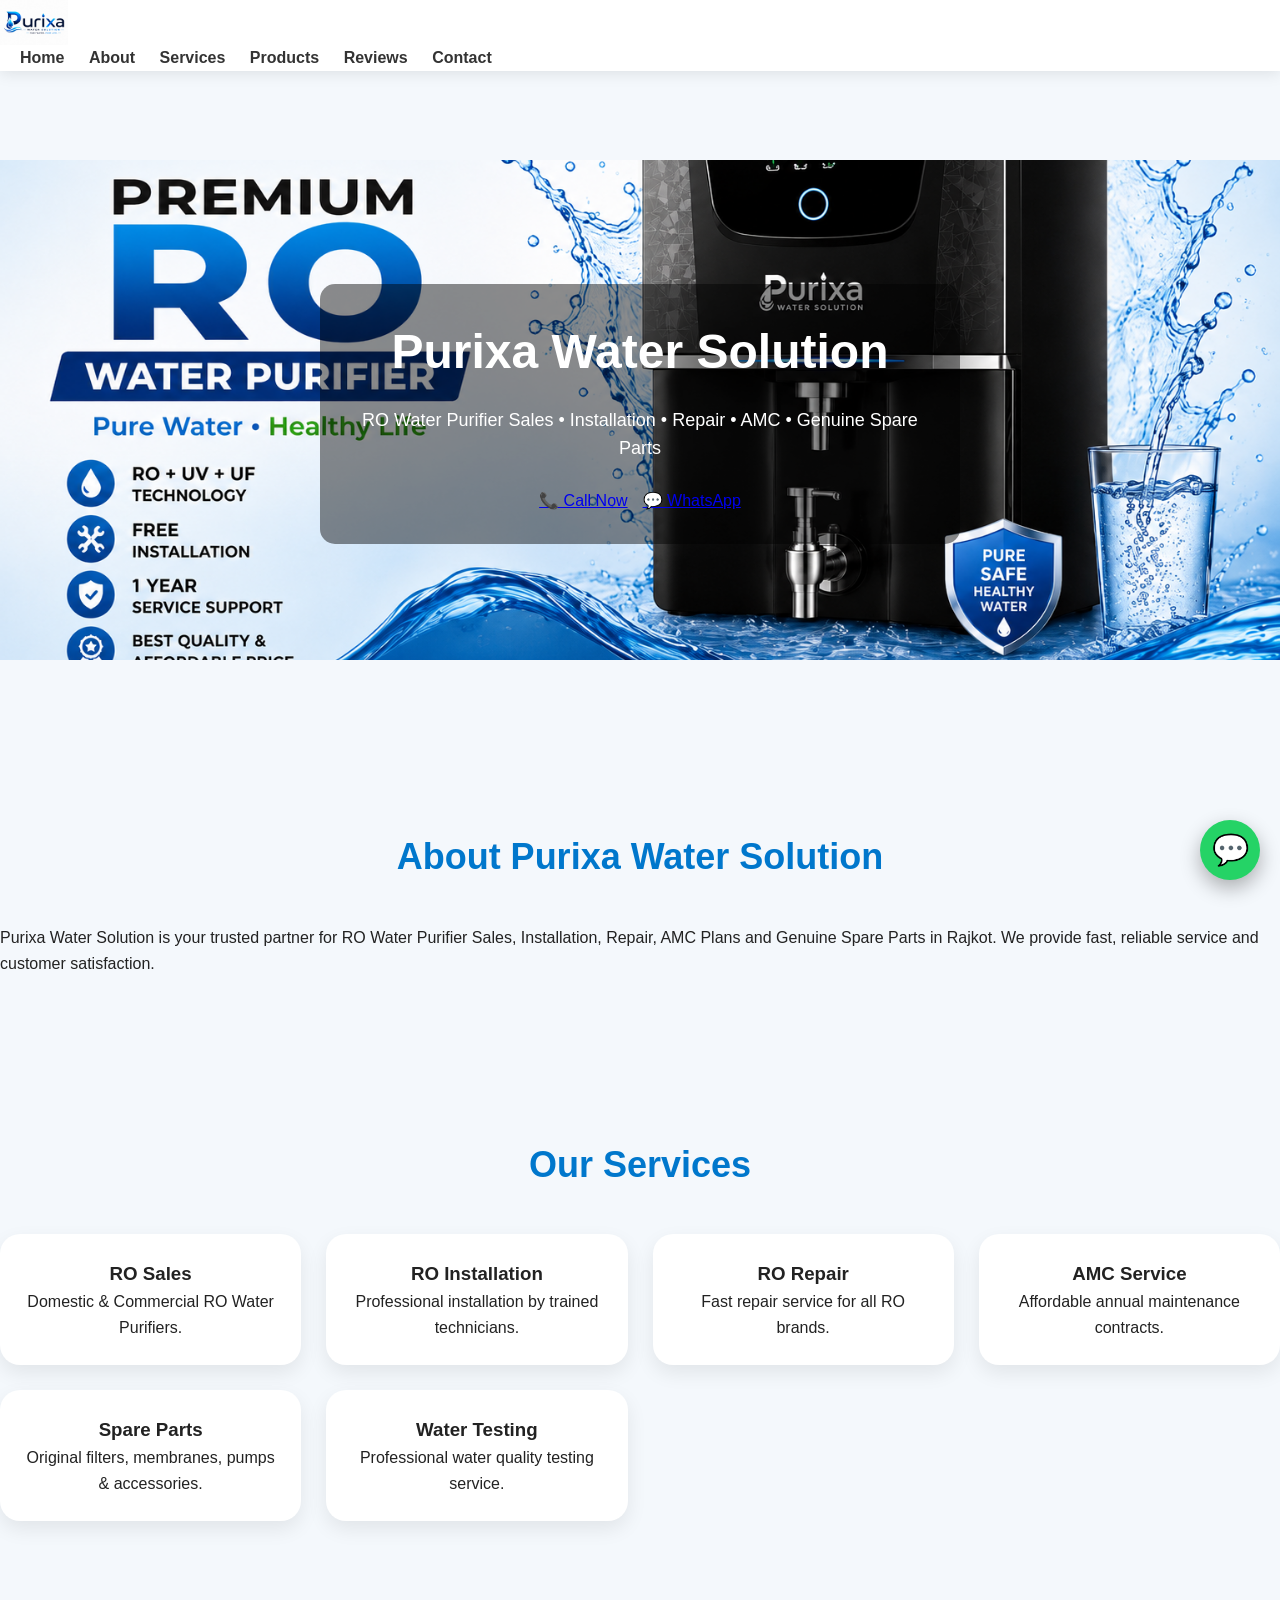
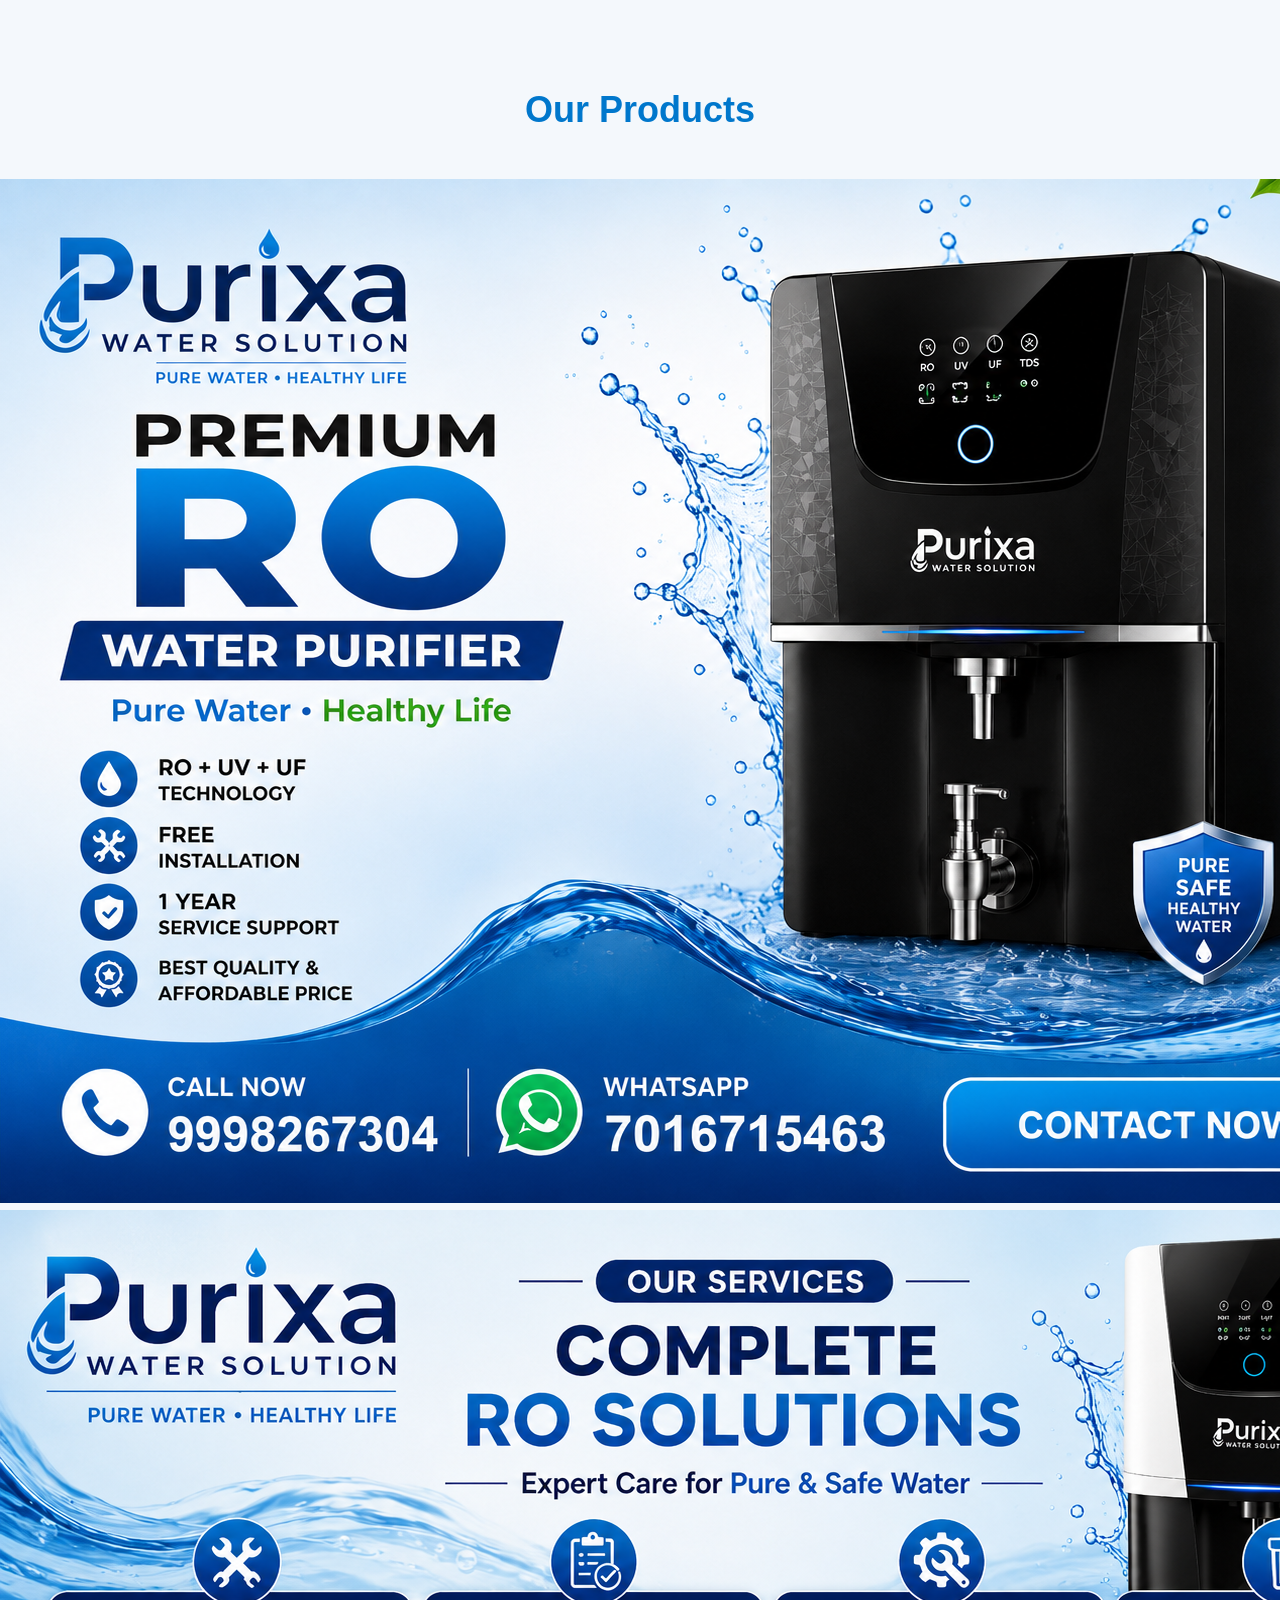
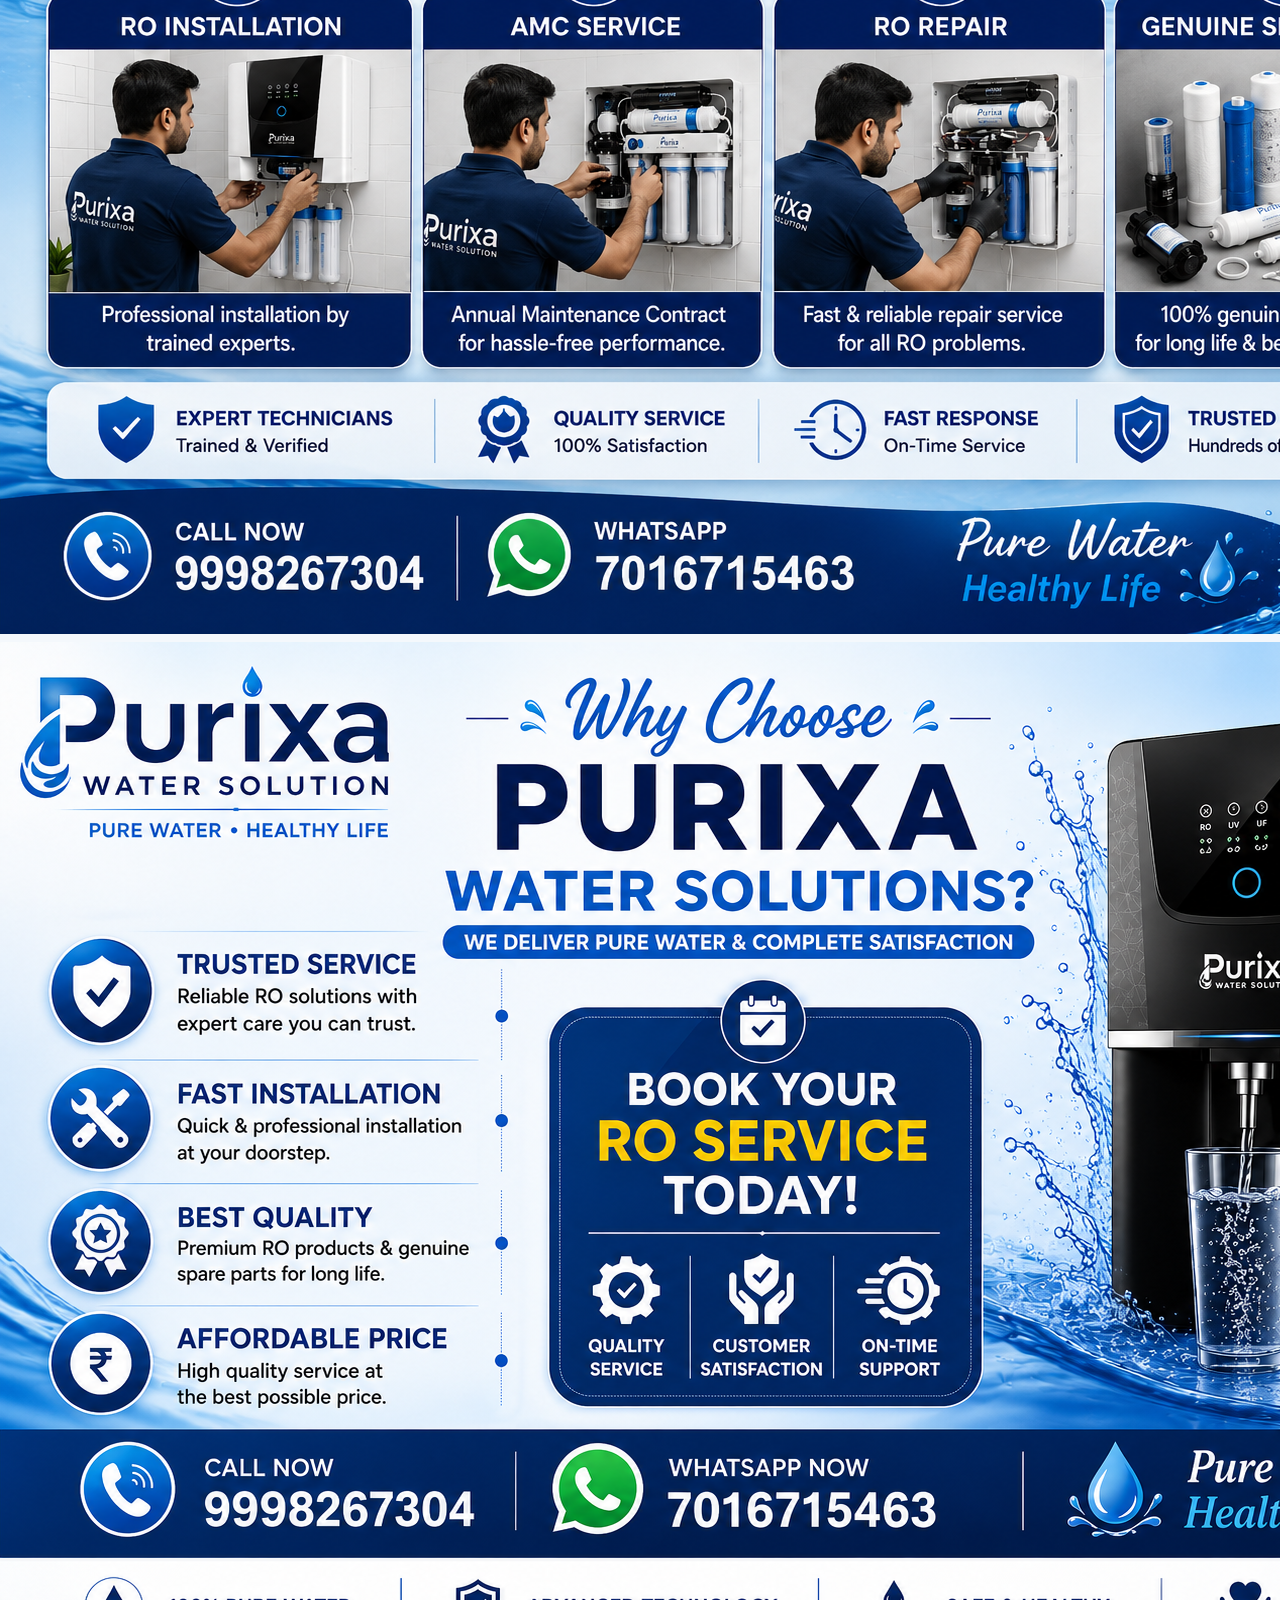
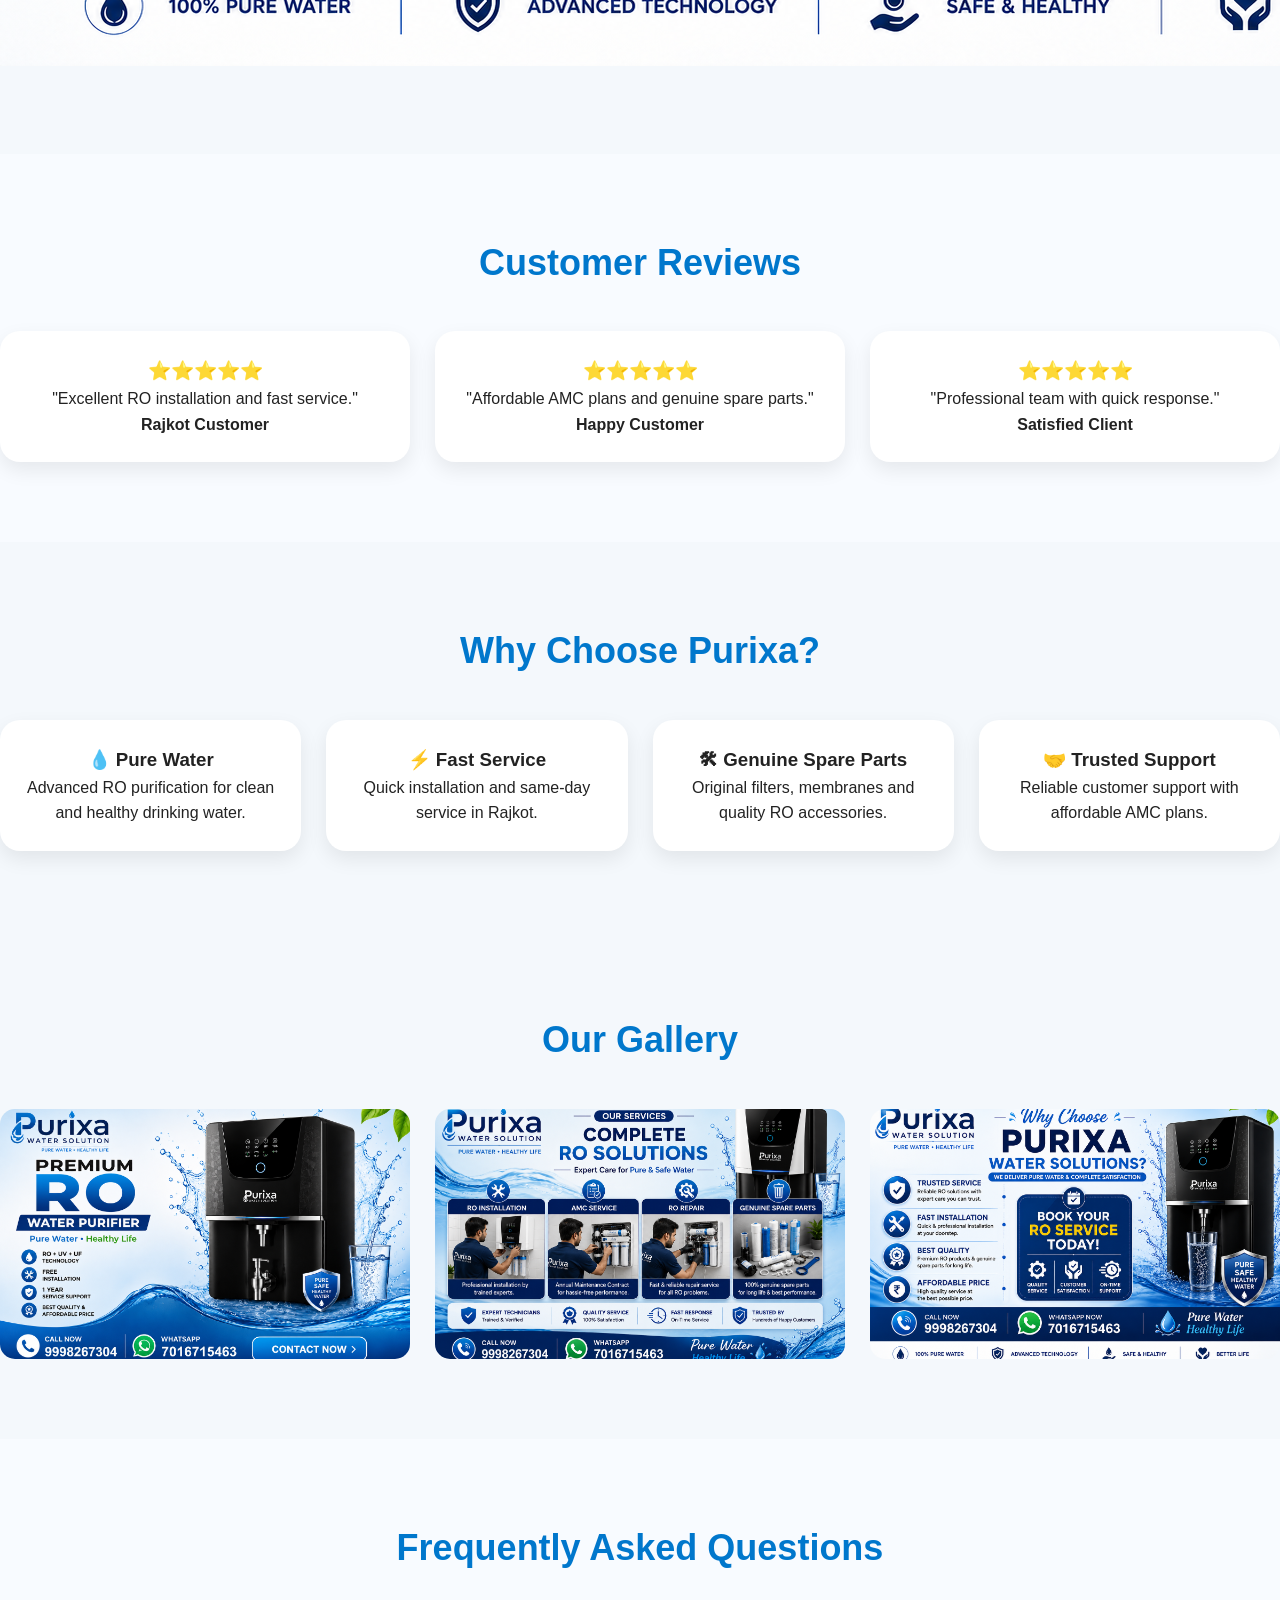
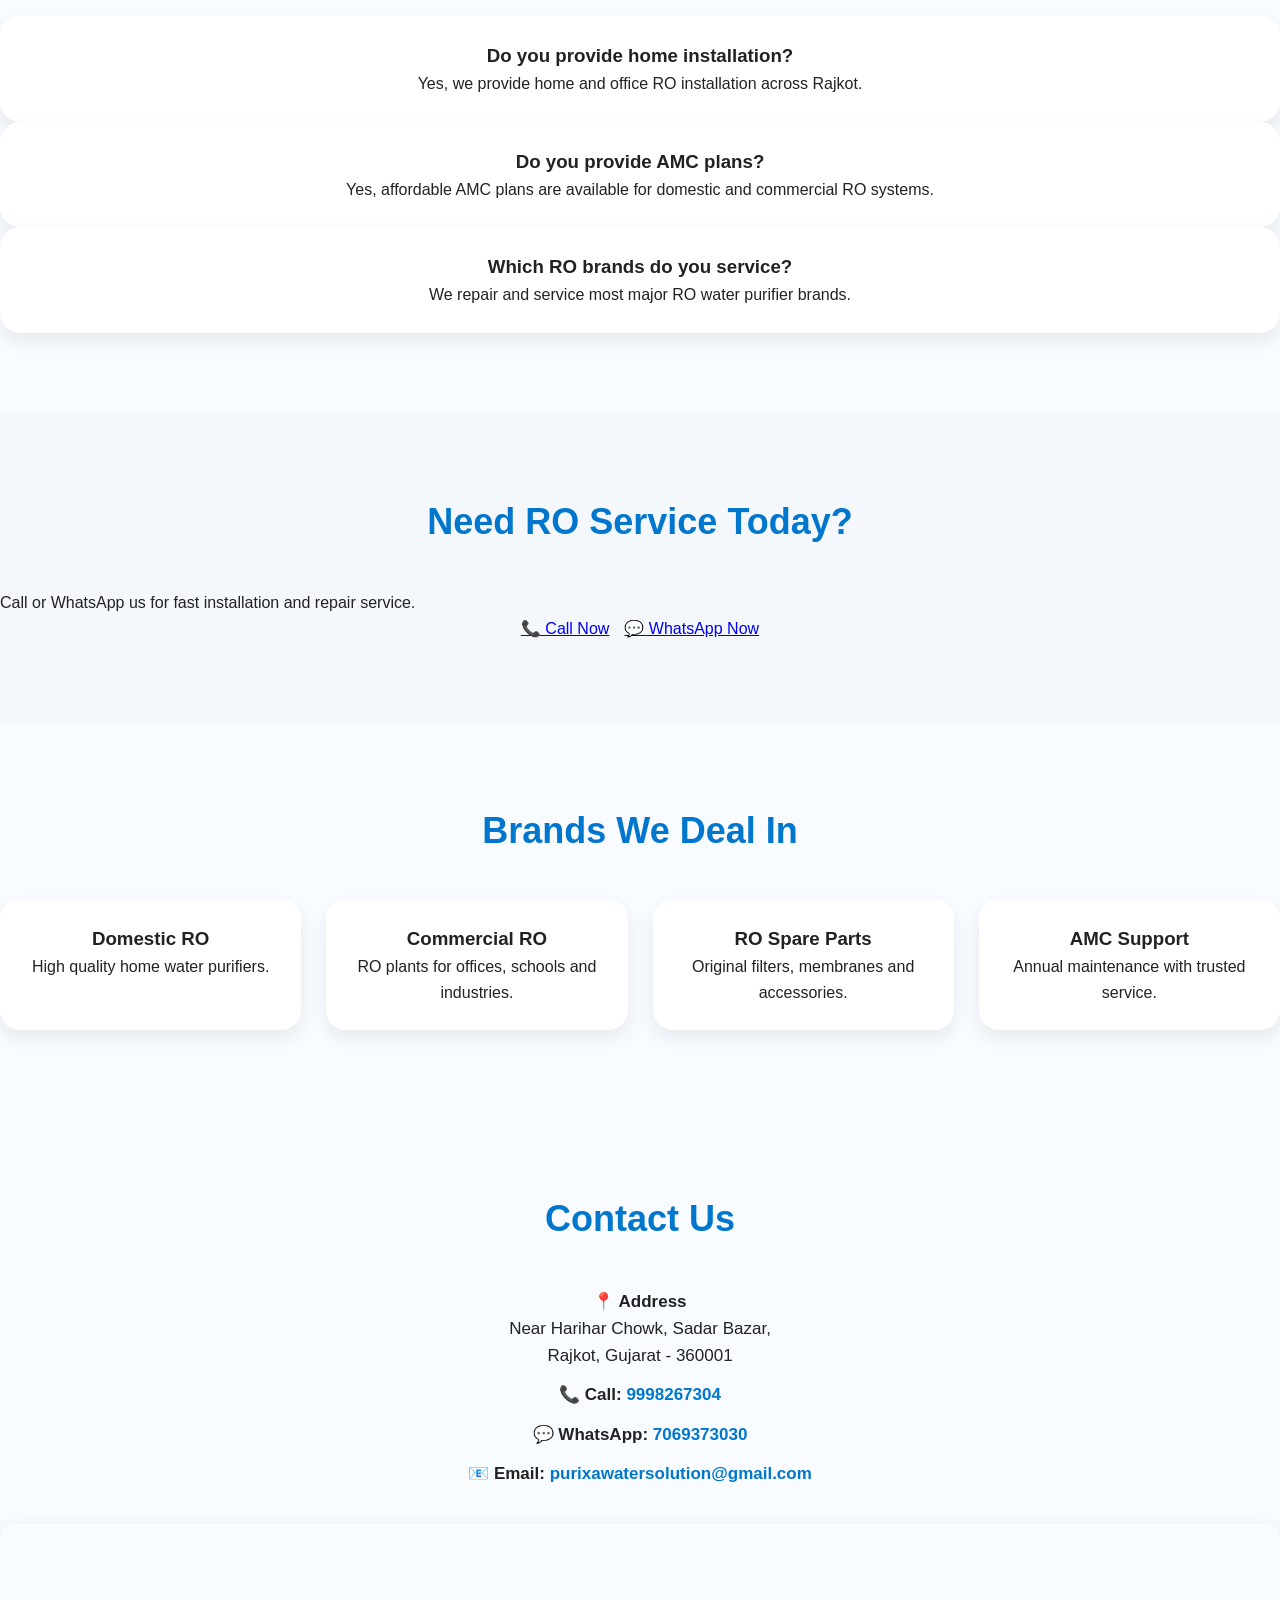
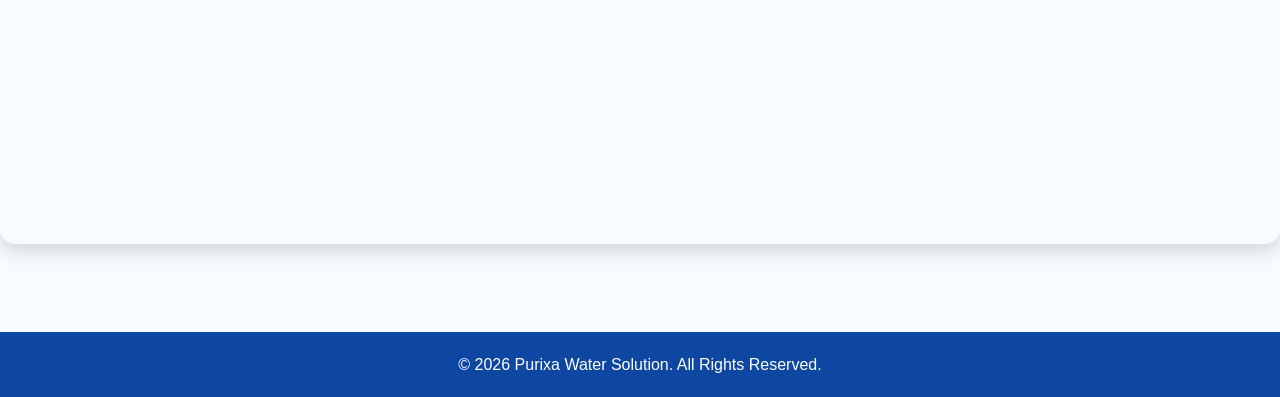
<file: index.html>
<!DOCTYPE html>
<html lang="en">
<head>
<meta charset="UTF-8">
<meta name="viewport" content="width=device-width, initial-scale=1.0">

<title>Purixa Water Solution | RO Water Purifier Rajkot</title>

<meta name="description" content="Purixa Water Solution - RO Sales, Installation, Repair, AMC & Genuine Spare Parts in Rajkot.">

<link rel="stylesheet" href="style.css">
<link rel="icon" href="Logo.png">
</head>

<body>

<header class="header">

<div class="logo">
<img src="Logo.png" alt="Purixa Water Solution">
</div>

<nav>
<a href="#home">Home</a>
<a href="#about">About</a>
<a href="#services">Services</a>
<a href="#products">Products</a>
<a href="#reviews">Reviews</a>
<a href="#contact">Contact</a>
</nav>

</header>

<section id="home" class="hero">

<div class="slider">
<img id="slide" src="slide1.png" alt="Purixa Water Solution">
</div>

<div class="hero-content">

<h1>Purixa Water Solution</h1>

<p>
RO Water Purifier Sales • Installation • Repair • AMC • Genuine Spare Parts
</p>

<div class="hero-buttons">

<a href="tel:+919998267304" class="btn-call">
📞 Call Now
</a>

<a href="https://wa.me/917069373030"
target="_blank"
class="btn-whatsapp">
💬 WhatsApp
</a>

</div>

</div>

</section>
<section id="about" class="about">

<h2>About Purixa Water Solution</h2>

<p>
Purixa Water Solution is your trusted partner for RO Water Purifier Sales,
Installation, Repair, AMC Plans and Genuine Spare Parts in Rajkot.
We provide fast, reliable service and customer satisfaction.
</p>

</section>

<section id="services" class="services">

<h2>Our Services</h2>

<div class="service-grid">

<div class="card">
<h3>RO Sales</h3>
<p>Domestic & Commercial RO Water Purifiers.</p>
</div>

<div class="card">
<h3>RO Installation</h3>
<p>Professional installation by trained technicians.</p>
</div>

<div class="card">
<h3>RO Repair</h3>
<p>Fast repair service for all RO brands.</p>
</div>

<div class="card">
<h3>AMC Service</h3>
<p>Affordable annual maintenance contracts.</p>
</div>

<div class="card">
<h3>Spare Parts</h3>
<p>Original filters, membranes, pumps & accessories.</p>
</div>

<div class="card">
<h3>Water Testing</h3>
<p>Professional water quality testing service.</p>
</div>

</div>

</section>

<section id="products" class="products">

<h2>Our Products</h2>

<div class="gallery">

<img src="slide1.png" alt="Premium RO">

<img src="slide2.png" alt="RO Services">

<img src="slide3.png" alt="Purixa Water Solution">

</div>

</section>
<section id="reviews" class="reviews">

<h2>Customer Reviews</h2>

<div class="service-grid">

<div class="card">
<h3>⭐⭐⭐⭐⭐</h3>
<p>"Excellent RO installation and fast service."</p>
<h4>Rajkot Customer</h4>
</div>

<div class="card">
<h3>⭐⭐⭐⭐⭐</h3>
<p>"Affordable AMC plans and genuine spare parts."</p>
<h4>Happy Customer</h4>
</div>

<div class="card">
<h3>⭐⭐⭐⭐⭐</h3>
<p>"Professional team with quick response."</p>
<h4>Satisfied Client</h4>
</div>

</div>

</section>

<section id="why-us" class="why-us">

<h2>Why Choose Purixa?</h2>

<div class="service-grid">

<div class="card">
<h3>💧 Pure Water</h3>
<p>Advanced RO purification for clean and healthy drinking water.</p>
</div>

<div class="card">
<h3>⚡ Fast Service</h3>
<p>Quick installation and same-day service in Rajkot.</p>
</div>

<div class="card">
<h3>🛠 Genuine Spare Parts</h3>
<p>Original filters, membranes and quality RO accessories.</p>
</div>

<div class="card">
<h3>🤝 Trusted Support</h3>
<p>Reliable customer support with affordable AMC plans.</p>
</div>

</div>

</section>
<section id="gallery" class="gallery-section">

<h2>Our Gallery</h2>

<div class="gallery-grid">

<img src="slide1.png" alt="RO Water Purifier">

<img src="slide2.png" alt="RO Installation">

<img src="slide3.png" alt="RO Service">

</div>

</section>
<section id="faq" class="faq">

<h2>Frequently Asked Questions</h2>

<div class="card">
<h3>Do you provide home installation?</h3>
<p>Yes, we provide home and office RO installation across Rajkot.</p>
</div>

<div class="card">
<h3>Do you provide AMC plans?</h3>
<p>Yes, affordable AMC plans are available for domestic and commercial RO systems.</p>
</div>

<div class="card">
<h3>Which RO brands do you service?</h3>
<p>We repair and service most major RO water purifier brands.</p>
</div>

</section>

<section class="emergency-contact">

<h2>Need RO Service Today?</h2>

<p>Call or WhatsApp us for fast installation and repair service.</p>

<div class="hero-buttons">

<a href="tel:+919998267304" class="btn-call">
📞 Call Now
</a>

<a href="https://wa.me/917069373030"
target="_blank"
class="btn-whatsapp">
💬 WhatsApp Now
</a>

</div>

</section>
<section id="brands" class="brands">

<h2>Brands We Deal In</h2>

<div class="service-grid">

<div class="card">
<h3>Domestic RO</h3>
<p>High quality home water purifiers.</p>
</div>

<div class="card">
<h3>Commercial RO</h3>
<p>RO plants for offices, schools and industries.</p>
</div>

<div class="card">
<h3>RO Spare Parts</h3>
<p>Original filters, membranes and accessories.</p>
</div>

<div class="card">
<h3>AMC Support</h3>
<p>Annual maintenance with trusted service.</p>
</div>

</div>

</section>

<section id="contact" class="contact">

<h2>Contact Us</h2>

<div class="contact-box">

<p><strong>📍 Address</strong><br>
Near Harihar Chowk, Sadar Bazar,<br>
Rajkot, Gujarat - 360001
</p>

<p><strong>📞 Call:</strong>
<a href="tel:+919998267304">9998267304</a>
</p>

<p><strong>💬 WhatsApp:</strong>
<a href="https://wa.me/917069373030" target="_blank">
7069373030
</a>
</p>

<p><strong>📧 Email:</strong>
<a href="mailto:purixawatersolution@gmail.com">
purixawatersolution@gmail.com
</a>
</p>

</div>

<iframe
src="https://www.google.com/maps?q=Harihar%20Chowk%20Rajkot&output=embed"
width="100%"
height="320"
style="border:0;border-radius:15px;"
loading="lazy">
</iframe>

</section>

<footer>

<p>© 2026 Purixa Water Solution. All Rights Reserved.</p>

</footer>

<a href="https://wa.me/917069373030"
class="whatsapp-float"
target="_blank"
aria-label="WhatsApp">
💬
</a>

<script src="script.js"></script>

</body>
</html>
</file>
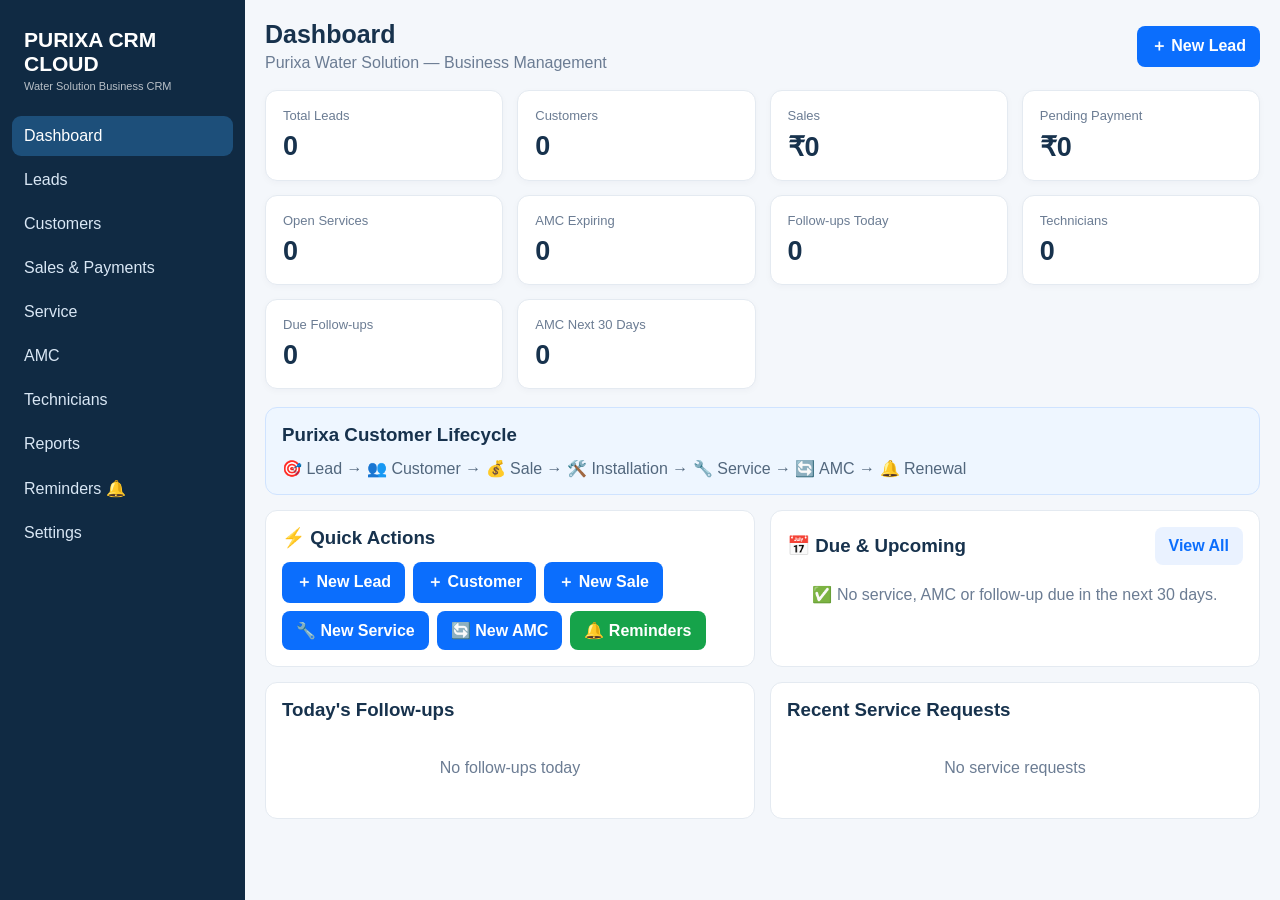
<file: crm_old.html>
<!DOCTYPE html>
<html lang="en">
<head>
<meta charset="UTF-8">
<meta name="viewport" content="width=device-width,initial-scale=1">
<meta name="theme-color" content="#0b6efd">
<title>Purixa CRM Cloud — v19 PWA</title>
<style>
*{box-sizing:border-box}
:root{--blue:#0b6efd;--dark:#17324d;--bg:#f4f7fb;--card:#fff;--muted:#6b7c93;--line:#e4eaf1;--green:#16a34a;--red:#dc2626;--orange:#f59e0b}
body{margin:0;font-family:Arial,sans-serif;background:var(--bg);color:var(--dark)}
button,input,select,textarea{font:inherit}
button{cursor:pointer;border:0}
.app{display:flex;min-height:100vh}
.sidebar{width:245px;background:#102a43;color:#fff;position:fixed;left:0;top:0;bottom:0;padding:18px 12px;z-index:20;overflow:auto}
.brand{font-size:21px;font-weight:800;padding:10px 12px 22px}
.brand small{display:block;font-size:11px;font-weight:400;opacity:.7;margin-top:4px}
.nav button{width:100%;background:transparent;color:#d9e7f5;text-align:left;padding:11px 12px;border-radius:9px;margin:2px 0}
.nav button:hover,.nav button.active{background:#1d4f7a;color:#fff}
.main{margin-left:245px;width:calc(100% - 245px);padding:20px}
.top{display:flex;justify-content:space-between;align-items:center;gap:12px;margin-bottom:18px}
.top h1{margin:0;font-size:25px}.top p{margin:5px 0 0;color:var(--muted)}
.btn{padding:10px 14px;border-radius:8px;background:#eaf2ff;color:var(--blue);font-weight:700}
.btn.primary{background:var(--blue);color:#fff}.btn.green{background:var(--green);color:#fff}.btn.red{background:#fee2e2;color:var(--red)}
.cards{display:grid;grid-template-columns:repeat(4,1fr);gap:14px;margin-bottom:18px}
.card{background:var(--card);border:1px solid var(--line);border-radius:12px;padding:17px;box-shadow:0 2px 7px #102a4308}
.card .label{color:var(--muted);font-size:13px}.metric{font-size:27px;font-weight:800;margin-top:8px}
.grid2{display:grid;grid-template-columns:1fr 1fr;gap:15px}
.panel{background:#fff;border:1px solid var(--line);border-radius:12px;padding:16px;margin-bottom:15px}
.panel h3{margin:0 0 13px}.toolbar{display:flex;gap:8px;flex-wrap:wrap;margin-bottom:13px}
.search{flex:1;min-width:180px;padding:10px;border:1px solid var(--line);border-radius:8px}
.table-wrap{overflow:auto}table{width:100%;border-collapse:collapse;min-width:700px}
th,td{padding:11px 9px;border-bottom:1px solid var(--line);text-align:left;font-size:13px}
th{background:#f8fafc;color:#53677d}
.badge{display:inline-block;padding:5px 8px;border-radius:20px;font-size:11px;font-weight:700;background:#eef2ff;color:#3949ab}
.badge.green{background:#dcfce7;color:#166534}.badge.orange{background:#fef3c7;color:#92400e}.badge.red{background:#fee2e2;color:#991b1b}
.page{display:none}.page.active{display:block}
.form-grid{display:grid;grid-template-columns:repeat(2,1fr);gap:12px}
.field label{display:block;font-size:12px;color:var(--muted);margin-bottom:5px}
.field input,.field select,.field textarea{width:100%;padding:10px;border:1px solid var(--line);border-radius:8px;background:#fff}
.field.full{grid-column:1/-1}.actions{display:flex;gap:8px;justify-content:flex-end;margin-top:14px}
.modal{position:fixed;inset:0;background:#0008;display:none;align-items:center;justify-content:center;z-index:50;padding:15px}.modal.show{display:flex}
.modal-box{background:#fff;border-radius:14px;width:min(650px,100%);max-height:92vh;overflow:auto;padding:18px}
.modal-head{display:flex;justify-content:space-between;align-items:center;margin-bottom:15px}
.close{background:#f1f5f9;border-radius:50%;width:34px;height:34px}
.pipeline{display:grid;grid-template-columns:repeat(5,1fr);gap:10px;overflow:auto}
.stage{background:#f8fafc;border:1px solid var(--line);border-radius:10px;padding:10px;min-width:160px}
.stage h4{margin:0 0 9px;font-size:13px}.lead{background:#fff;border:1px solid var(--line);padding:10px;border-radius:8px;margin:7px 0}
.mini{font-size:11px;color:var(--muted);margin-top:4px}
.empty{text-align:center;color:var(--muted);padding:25px}
.toast{position:fixed;right:18px;bottom:18px;background:#102a43;color:#fff;padding:12px 15px;border-radius:9px;display:none;z-index:80}
.toast.show{display:block}
@media(max-width:900px){.sidebar{width:72px}.brand{font-size:0}.brand small{display:none}.nav button{font-size:0;text-align:center}.nav button:before{font-size:20px}.nav button[data-page="dashboard"]:before{content:"🏠"}.nav button[data-page="leads"]:before{content:"🎯"}.nav button[data-page="customers"]:before{content:"👥"}.nav button[data-page="sales"]:before{content:"💰"}.nav button[data-page="service"]:before{content:"🔧"}.nav button[data-page="amc"]:before{content:"🔄"}.nav button[data-page="technicians"]:before{content:"👨‍🔧"}.nav button[data-page="reports"]:before{content:"📊"}.nav button[data-page="reminders"]:before{content:"🔔"}.nav button[data-page="settings"]:before{content:"⚙️"}.main{margin-left:72px;width:calc(100% - 72px)}.cards{grid-template-columns:repeat(2,1fr)}.grid2{grid-template-columns:1fr}}
@media(max-width:560px){.main{padding:12px}.modal-box .cards{grid-template-columns:repeat(2,1fr)!important}.cards{grid-template-columns:1fr 1fr;gap:8px}.card{padding:12px}.metric{font-size:21px}.form-grid{grid-template-columns:1fr}.top h1{font-size:20px}.btn{padding:9px 10px}}
@media print{body>*:not(#invoiceModal){display:none!important}#invoiceModal{display:block!important;position:static}.modal-box{box-shadow:none!important;width:100%!important;max-width:none!important}}
</style>

<style>
.invoice{background:#fff;border:1px solid #ddd;border-radius:12px;padding:22px;max-width:760px;margin:auto}
.invoice h2{margin:0 0 4px}.invoice .inv-head{display:flex;justify-content:space-between;gap:20px;border-bottom:2px solid #eee;padding-bottom:14px;margin-bottom:14px}
.invoice table{width:100%;border-collapse:collapse}.invoice th,.invoice td{padding:9px;border-bottom:1px solid #eee;text-align:left}
.invoice .totals{margin-left:auto;max-width:320px}.invoice .totals div{display:flex;justify-content:space-between;padding:5px}
</style>

<style>.service-card{border:1px solid #e5e7eb;border-radius:12px;padding:14px;margin:10px 0;background:#fff}.service-card .row{display:flex;justify-content:space-between;gap:12px;flex-wrap:wrap}.mini{font-size:12px;opacity:.7}.page-head{display:flex;justify-content:space-between;align-items:center;gap:12px;margin-bottom:15px}.page-head h2{margin:0 0 4px}.page-head p{margin:0;color:var(--muted)}.amc-visits{font-weight:700}.amc-visits small{display:block;color:var(--muted);font-weight:400}.history-link{color:var(--blue);cursor:pointer;font-weight:700;margin-left:7px}
</style><style>
.lifecycle{display:grid;grid-template-columns:repeat(7,1fr);gap:7px;margin:12px 0 18px}.life-step{padding:9px 5px;border-radius:9px;background:#f1f5f9;text-align:center;font-size:11px;font-weight:700;color:#64748b;border:1px solid #e2e8f0}.life-step.done{background:#dcfce7;color:#166534;border-color:#bbf7d0}.life-step.current{background:#dbeafe;color:#1d4ed8;border-color:#bfdbfe}.profile-grid{display:grid;grid-template-columns:repeat(4,1fr);gap:10px;margin-bottom:15px}.profile-card{background:#f8fafc;border:1px solid #e4eaf1;border-radius:10px;padding:12px}.profile-card b{font-size:18px;display:block;margin-top:4px}.timeline{border-left:3px solid #dbeafe;margin:12px 0 0 8px;padding-left:15px}.timeline-item{position:relative;padding:8px 0 12px}.timeline-item:before{content:'';position:absolute;left:-22px;top:12px;width:10px;height:10px;border-radius:50%;background:#0b6efd}.section-title{display:flex;justify-content:space-between;align-items:center;gap:8px;margin-bottom:10px}.section-title h3{margin:0}.profile-actions{display:flex;gap:8px;flex-wrap:wrap;margin:10px 0 15px}@media(max-width:900px){.profile-grid{grid-template-columns:1fr 1fr}.lifecycle{grid-template-columns:repeat(4,1fr)}}@media(max-width:560px){.profile-grid{grid-template-columns:1fr 1fr}.lifecycle{grid-template-columns:repeat(2,1fr)}}
</style>
<link rel="manifest" href="manifest.json">
<meta name="mobile-web-app-capable" content="yes">
<meta name="apple-mobile-web-app-capable" content="yes">
<meta name="apple-mobile-web-app-status-bar-style" content="default">
<meta name="apple-mobile-web-app-title" content="Purixa CRM">
<link rel="apple-touch-icon" href="icon-192.png">
<style>
#pwaInstallBtn{display:none;position:fixed;right:18px;bottom:18px;z-index:9999;
  background:#0b6efd;color:#fff;border:0;border-radius:12px;padding:12px 16px;
  font-weight:700;box-shadow:0 6px 18px rgba(0,0,0,.18)}
#pwaInstallBtn.show{display:block}
</style>

</head>
<body>
<div class="app">
<aside class="sidebar">
  <div class="brand">PURIXA CRM CLOUD<small>Water Solution Business CRM</small></div>
  <nav class="nav">
    <button class="active" data-page="dashboard">Dashboard</button>
    <button data-page="leads">Leads</button>
    <button data-page="customers">Customers</button>
    <button data-page="sales">Sales & Payments</button>
    <button data-page="service">Service</button>
    <button data-page="amc">AMC</button>
    <button data-page="technicians">Technicians</button>
    <button data-page="reports">Reports</button>
    <button data-page="reminders">Reminders 🔔</button>
    <button data-page="settings">Settings</button>
  </nav>
</aside>

<main class="main">
  <div class="top">
    <div><h1 id="pageTitle">Dashboard</h1><p>Purixa Water Solution — Business Management</p></div>
    <div><button id="topActionBtn" class="btn primary" onclick="openModal('leadModal')">＋ New Lead</button></div>
  </div>

  <section id="dashboard" class="page active">
    <div class="cards">
      <div class="card"><div class="label">Total Leads</div><div class="metric" id="mLeads">0</div></div>
      <div class="card"><div class="label">Customers</div><div class="metric" id="mCustomers">0</div></div>
      <div class="card"><div class="label">Sales</div><div class="metric" id="mSales">₹0</div></div>
      <div class="card"><div class="label">Pending Payment</div><div class="metric" id="mPending">₹0</div></div>
      <div class="card"><div class="label">Open Services</div><div class="metric" id="mService">0</div></div>
      <div class="card"><div class="label">AMC Expiring</div><div class="metric" id="mAMC">0</div></div>
      <div class="card"><div class="label">Follow-ups Today</div><div class="metric" id="mFollow">0</div></div>
      <div class="card"><div class="label">Technicians</div><div class="metric" id="mTech">0</div></div><div class="card"><div class="label">Due Follow-ups</div><div class="metric" id="mDue">0</div></div><div class="card"><div class="label">AMC Next 30 Days</div><div class="metric" id="mAMC30">0</div></div>
    </div>
    <div class="panel" style="background:#eef6ff;border-color:#cfe3ff">
      <h3>Purixa Customer Lifecycle</h3>
      <p style="margin:0;color:#52677d">🎯 Lead → 👥 Customer → 💰 Sale → 🛠️ Installation → 🔧 Service → 🔄 AMC → 🔔 Renewal</p>
    </div>

    <div class="grid2">
      <div class="panel">
        <h3>⚡ Quick Actions</h3>
        <div class="toolbar" style="margin:0">
          <button class="btn primary" onclick="openModal('leadModal')">＋ New Lead</button>
          <button class="btn primary" onclick="openModal('customerModal')">＋ Customer</button>
          <button class="btn primary" onclick="openModal('saleModal')">＋ New Sale</button>
          <button class="btn primary" onclick="openServiceModal()">🔧 New Service</button>
          <button class="btn primary" onclick="openAMCModal()">🔄 New AMC</button>
          <button class="btn green" onclick="goToPage('reminders')">🔔 Reminders</button>
        </div>
      </div>

      <div class="panel">
        <div class="toolbar" style="justify-content:space-between;align-items:center;margin-bottom:8px">
          <h3 style="margin:0">📅 Due & Upcoming</h3>
          <button class="btn" onclick="goToPage('reminders')">View All</button>
        </div>
        <div id="dashboardDueUpcoming"></div>
      </div>
    </div>

    <div class="grid2">
      <div class="panel"><h3>Today's Follow-ups</h3><div id="todayFollow"></div></div>
      <div class="panel"><h3>Recent Service Requests</h3><div id="recentService"></div></div>
    </div>
  </section>

  <section id="leads" class="page">
    <div class="panel">
      <div class="toolbar"><input class="search" id="leadSearch" placeholder="Search leads..." oninput="renderLeads()"><button class="btn primary" onclick="openModal('leadModal')">＋ Add Lead</button></div>
      <div class="pipeline" id="pipeline"></div>
    </div>
  </section>

  <section id="customers" class="page">
    <div class="panel">
      <div class="toolbar"><input class="search" id="customerSearch" placeholder="Search customer..." oninput="renderCustomers()"><button class="btn primary" onclick="openModal('customerModal')">＋ Add Customer</button></div>
      <div class="table-wrap"><table><thead><tr><th>Name</th><th>Mobile</th><th>Product</th><th>Purchase</th><th>AMC</th><th>Actions</th></tr></thead><tbody id="customerTable"></tbody></table></div>
    </div>
  </section>

  <section id="sales" class="page">
    <div class="panel">
      <div class="toolbar"><button class="btn primary" onclick="openModal('saleModal')">＋ New Sale</button></div>
      <div class="table-wrap"><table><thead><tr><th>Date</th><th>Customer</th><th>Product</th><th>Total</th><th>Paid</th><th>Pending</th><th>Status</th><th>Actions</th></tr></thead><tbody id="salesTable"></tbody></table></div>
    </div>
  </section>

  <section id="service" class="page">
    <div class="panel">
      <div class="toolbar" style="justify-content:space-between;align-items:center"><div><h3 style="margin:0">Service Management</h3><div class="mini">Service requests, technician assignment and service history</div></div><button class="btn primary" onclick="openServiceModal()">＋ New Service</button></div>
      <div class="toolbar"><input class="search" id="serviceSearch" placeholder="Search customer or service..." oninput="renderServices()"></div>
      <div id="serviceList"></div>
    </div>
  </section>

  <section id="amc" class="page">
    <div class="panel">
      <div class="toolbar" style="justify-content:space-between;align-items:center">
        <div><h3 style="margin:0">AMC Management</h3><div class="mini">Annual Maintenance Contracts, renewals and service schedule</div></div>
        <button class="btn primary" onclick="openAMCModal()">＋ Add AMC</button>
      </div>
      <div class="table-wrap"><table><thead><tr><th>Customer</th><th>Start</th><th>End</th><th>Amount</th><th>Visits</th><th>Next Service</th><th>Status</th><th>Actions</th></tr></thead><tbody id="amcTable"></tbody></table></div>
    </div>
  </section>

  <section id="technicians" class="page">
    <div class="panel">
      <div class="toolbar"><button class="btn primary" onclick="openModal('techModal')">＋ Add Technician</button></div>
      <div class="table-wrap"><table><thead><tr><th>Name</th><th>Mobile</th><th>Area</th><th>Status</th><th>Jobs</th></tr></thead><tbody id="techTable"></tbody></table></div>
    </div>
  </section>

  <section id="reports" class="page">
    <div class="cards">
      <div class="card"><div class="label">Conversion Rate</div><div class="metric" id="rConversion">0%</div></div>
      <div class="card"><div class="label">Collected</div><div class="metric" id="rCollected">₹0</div></div>
      <div class="card"><div class="label">Service Revenue</div><div class="metric" id="rService">₹0</div></div>
      <div class="card"><div class="label">AMC Revenue</div><div class="metric" id="rAMC">₹0</div></div>
    </div>
    <div class="panel"><h3>Business Summary</h3><div id="reportSummary"></div></div>
  </section>


  <section id="reminders" class="page">
    <div class="panel">
      <div class="toolbar">
        <button class="btn primary" onclick="renderReminders()">🔄 Refresh Reminders</button>
        <button class="btn green" onclick="sendAllDueWhatsApp()">💬 WhatsApp Due Customers</button>
      </div>
      <h3>🔔 Service & AMC Reminders</h3>
      <p class="mini">यहाँ आज और अगले 30 दिनों के service follow-ups तथा AMC expiry दिखाई जाएगी।</p>
      <div id="reminderList"></div>
    </div>
  </section>

  <section id="settings" class="page">
    <div class="panel">
      <h3>Purixa CRM Settings</h3>
      <p class="mini">This single-file version stores data in this browser using localStorage.</p>
      <div class="panel" style="background:#f8fbff">
        <h3 style="margin-bottom:6px">⭐ Google Review Link</h3>
        <p class="mini">Service complete hone par Bill + Review WhatsApp message me ye link jayega.</p>
        <div class="toolbar">
          <input class="search" id="reviewLink" placeholder="Paste your Google Review link here">
          <button class="btn primary" onclick="saveReviewLink()">💾 Save Review Link</button>
        </div>
      </div>
      <div class="toolbar">
        <button class="btn" onclick="exportData()">Export Backup</button>
        <button class="btn" onclick="document.getElementById('importFile').click()">Import Backup</button>
        <button class="btn red" onclick="resetData()">Reset Demo Data</button>
        <input id="importFile" type="file" accept=".json" style="display:none" onchange="importData(event)">
      </div>
    </div>
  </section>
</main>
</div>

<!-- Lead Modal -->

<div class="modal" id="invoiceModal"><div class="modal-box">
<div class="modal-head"><h3>🧾 Invoice / Receipt</h3><button class="close" onclick="closeModal('invoiceModal')">×</button></div>
<div id="invoicePreview" class="invoice"></div>
<div class="toolbar">
<button class="btn primary" onclick="window.print()">🖨️ Print</button>
<button class="btn green" onclick="shareInvoiceWhatsApp()">💬 WhatsApp</button>
</div>
</div></div>

<div class="modal" id="leadModal"><div class="modal-box">
<div class="modal-head"><h3>New Lead</h3><button class="close" onclick="closeModal('leadModal')">×</button></div>
<form onsubmit="saveLead(event)"><div class="form-grid">
<div class="field"><label>Name *</label><input id="leadName" required></div>
<div class="field"><label>Mobile *</label><input id="leadMobile" required></div>
<div class="field"><label>Product</label><input id="leadProduct" placeholder="RO / UV / Commercial RO"></div>
<div class="field"><label>Source</label><select id="leadSource"><option>Phone</option><option>WhatsApp</option><option>Website</option><option>Facebook</option><option>Instagram</option><option>Walk-in</option><option>Referral</option></select></div>
<div class="field"><label>Follow-up Date</label><input id="leadFollow" type="date"></div>
<div class="field"><label>Status</label><select id="leadStatus"><option>New</option><option>Contacted</option><option>Interested</option><option>Site Visit</option><option>Quotation</option><option>Negotiation</option><option>Won</option><option>Lost</option></select></div>
<div class="field full"><label>Address / Notes</label><textarea id="leadNotes" rows="3"></textarea></div>
</div><div class="actions"><button type="button" class="btn" onclick="closeModal('leadModal')">Cancel</button><button class="btn primary">Save Lead</button></div></form>
</div></div>

<!-- Customer Modal -->
<div class="modal" id="customerModal"><div class="modal-box">
<div class="modal-head"><h3>New Customer</h3><button class="close" onclick="closeModal('customerModal')">×</button></div>
<form onsubmit="saveCustomer(event)"><div class="form-grid">
<div class="field"><label>Name *</label><input id="custName" required></div><div class="field"><label>Mobile *</label><input id="custMobile" required></div>
<div class="field"><label>Product / Model</label><input id="custProduct"></div><div class="field"><label>Purchase Date</label><input id="custPurchase" type="date"></div>
<div class="field"><label>Installation Date</label><input id="custInstall" type="date"></div><div class="field"><label>AMC End Date</label><input id="custAMC" type="date"></div><div class="field"><label>Installation Status</label><select id="custInstallStatus"><option>Pending</option><option>Scheduled</option><option>Completed</option></select></div><div class="field"><label>Next Service Date</label><input id="custNextService" type="date"></div>
<div class="field full"><label>Address</label><textarea id="custAddress" rows="3"></textarea></div>
</div><div class="actions"><button type="button" class="btn" onclick="closeModal('customerModal')">Cancel</button><button class="btn primary">Save Customer</button></div></form>
</div></div>

<!-- Sale Modal -->
<div class="modal" id="saleModal"><div class="modal-box">
<div class="modal-head"><h3>New Sale</h3><button class="close" onclick="closeModal('saleModal')">×</button></div>
<form onsubmit="saveSale(event)"><div class="form-grid">
<div class="field"><label>Customer *</label><input id="saleCustomer" required></div><div class="field"><label>Product</label><input id="saleProduct"></div>
<div class="field"><label>Total Amount</label><input id="saleTotal" type="number" min="0" value="0"></div><div class="field"><label>Paid Amount</label><input id="salePaid" type="number" min="0" value="0"></div><div class="field"><label>Payment Mode</label><select id="saleMode"><option>Cash</option><option>UPI</option><option>Bank Transfer</option><option>Card</option><option>Pending</option></select></div>
</div><div class="actions"><button type="button" class="btn" onclick="closeModal('saleModal')">Cancel</button><button class="btn primary">Save Sale</button></div></form>
</div></div>

<!-- Service Modal -->
<div class="modal" id="serviceModal"><div class="modal-box">
<div class="modal-head"><h3 id="serviceModalTitle">New Service Request</h3><button class="close" onclick="closeModal('serviceModal')">×</button></div>
<form onsubmit="saveService(event)"><div class="form-grid">
<div class="field"><label>Customer *</label><select id="svcCustomer" required><option value="">Select Customer</option></select></div>
<div class="field"><label>Mobile</label><input id="svcMobile" readonly></div>
<div class="field"><label>Problem / Service Type *</label><select id="svcProblem" required><option value="">Select Service</option><option>General Service</option><option>Filter Change</option><option>RO / Membrane</option><option>Pump Problem</option><option>Leakage</option><option>Water Quality</option><option>Installation</option><option>Other</option></select></div>
<div class="field"><label>Technician</label><select id="svcTech"><option value="">Unassigned</option></select></div>
<div class="field"><label>Status</label><select id="svcStatus"><option>Open</option><option>Assigned</option><option>On The Way</option><option>In Progress</option><option>Completed</option><option>Cancelled</option></select></div>
<div class="field"><label>Service Amount</label><input id="svcAmount" type="number" min="0" value="0"></div>
<div class="field"><label>Service Date</label><input id="svcDate" type="date"></div>
<div class="field"><label>Next Follow-up</label><input id="svcFollow" type="date"></div>
<div class="field full"><label>Notes</label><textarea id="svcNotes" rows="3" placeholder="Service details / parts required / customer complaint"></textarea></div><div class="field full"><div class="mini">💬 Status ko <b>Completed</b> karne par CRM WhatsApp me Service Bill + Review request kholega.</div></div>
</div><div class="actions"><button type="button" class="btn" onclick="closeModal('serviceModal')">Cancel</button><button class="btn primary">💾 Save Service</button></div></form>
</div></div>

<div class="modal" id="serviceDetailModal"><div class="modal-box"><div class="modal-head"><h3>Service Details</h3><button class="close" onclick="closeModal('serviceDetailModal')">×</button></div><div id="serviceDetail"></div></div></div>

<!-- AMC Modal -->
<div class="modal" id="amcModal"><div class="modal-box">
<div class="modal-head"><h3 id="amcModalTitle">New AMC</h3><button class="close" onclick="closeModal('amcModal')">×</button></div>
<form onsubmit="saveAMC(event)"><div class="form-grid">
<div class="field"><label>Customer *</label><select id="amcCustomer" required><option value="">Select Customer</option></select></div>
<div class="field"><label>AMC Amount</label><input id="amcAmount" type="number" min="0" value="0"></div>
<div class="field"><label>Start Date</label><input id="amcStart" type="date"></div><div class="field"><label>End Date</label><input id="amcEnd" type="date"></div>
<div class="field"><label>Total Visits</label><input id="amcVisits" type="number" min="0" value="4"></div><div class="field"><label>Next Service Date</label><input id="amcNext" type="date"></div>
</div><div class="actions"><button type="button" class="btn" onclick="closeModal('amcModal')">Cancel</button><button class="btn primary">💾 Save AMC</button></div></form>
</div></div>

<!-- AMC Visit Modal -->
<div class="modal" id="amcVisitModal"><div class="modal-box">
<div class="modal-head"><h3 id="amcVisitModalTitle">New AMC Visit</h3><button class="close" onclick="closeModal('amcVisitModal')">×</button></div>
<form onsubmit="saveAMCVisit(event)"><div class="form-grid">
<div class="field"><label>Customer</label><input id="visitCustomer" readonly></div>
<div class="field"><label>Visit Date *</label><input id="visitDate" type="date" required></div>
<div class="field"><label>Technician</label><select id="visitTechnician"><option value="">Unassigned</option></select></div>
<div class="field"><label>Status</label><select id="visitStatus"><option>Completed</option><option>Scheduled</option><option>In Progress</option><option>Cancelled</option></select></div>
<div class="field full"><label>Customer Complaint</label><textarea id="visitComplaint" rows="2" placeholder="Customer complaint / problem"></textarea></div>
<div class="field full"><label>Work Done</label><textarea id="visitWork" rows="2" placeholder="Service work completed"></textarea></div>
<div class="field full"><label>Parts Used</label><textarea id="visitParts" rows="2" placeholder="Filter, membrane, pump, pipe, etc."></textarea></div>
<div class="field"><label>Service Charge</label><input id="visitCharge" type="number" min="0" value="0"></div>
<div class="field"><label>Next Service Date</label><input id="visitNextService" type="date"></div>
<div class="field full"><label>Notes</label><textarea id="visitNotes" rows="2" placeholder="Additional notes"></textarea></div>
</div><div class="actions"><button type="button" class="btn" onclick="closeModal('amcVisitModal')">Cancel</button><button class="btn primary">💾 Save Visit</button></div></form>
</div></div>

<div class="modal" id="amcHistoryModal"><div class="modal-box" style="width:min(900px,100%)">
<div class="modal-head"><h3>AMC Visit History</h3><button class="close" onclick="closeModal('amcHistoryModal')">×</button></div>
<div id="amcHistoryBody"></div></div></div>

<!-- Tech Modal -->
<div class="modal" id="techModal"><div class="modal-box">
<div class="modal-head"><h3>New Technician</h3><button class="close" onclick="closeModal('techModal')">×</button></div>
<form onsubmit="saveTech(event)"><div class="form-grid">
<div class="field"><label>Name *</label><input id="techName" required></div><div class="field"><label>Mobile</label><input id="techMobile"></div>
<div class="field"><label>Area</label><input id="techArea" placeholder="Rajkot / Area"></div><div class="field"><label>Status</label><select id="techStatus"><option>Available</option><option>Busy</option><option>Off Duty</option></select></div>
</div><div class="actions"><button type="button" class="btn" onclick="closeModal('techModal')">Cancel</button><button class="btn primary">Save Technician</button></div></form>
</div></div>



<div class="modal" id="editCustomerModal"><div class="modal-box">
<div class="modal-head"><h3>Edit Customer</h3><button class="close" onclick="closeModal('editCustomerModal')">×</button></div>
<div class="form-grid">
<div class="field"><label>Name</label><input id="editCustName"></div>
<div class="field"><label>Mobile</label><input id="editCustMobile" type="tel"></div>
<div class="field"><label>Product</label><input id="editCustProduct"></div>
<div class="field"><label>Purchase Date</label><input id="editCustPurchase" type="date"></div>
<div class="field"><label>Installation Date</label><input id="editCustInstall" type="date"></div>
<div class="field"><label>Installation Status</label><select id="editCustInstallStatus"><option>Pending</option><option>Scheduled</option><option>Completed</option></select></div>
<div class="field"><label>Next Service Date</label><input id="editCustNextService" type="date"></div>
<div class="field"><label>AMC End Date</label><input id="editCustAMC" type="date"></div>
<div class="field full"><label>Address</label><textarea id="editCustAddress" rows="3"></textarea></div>
<div class="field full"><label>Notes</label><textarea id="editCustNotes" rows="3"></textarea></div>
</div>
<div class="toolbar"><button class="btn primary" onclick="saveCustomerEdit()">💾 Save Changes</button></div>
</div></div>

<!-- Customer Profile Modal -->
<div class="modal" id="customerProfileModal"><div class="modal-box" style="width:min(900px,100%)">
<div class="modal-head">
  <div><h3 id="profileName">Customer Profile</h3><div class="mini" id="profileMobile"></div></div>
  <button class="close" onclick="closeModal('customerProfileModal')">×</button>
</div>
<div id="profileBody"></div>
</div></div>

<div class="toast" id="toast"></div>

<script>
const KEY="purixaCRM_v1";
const today=new Date().toISOString().slice(0,10);
const emptyDB=()=>({leads:[],customers:[],sales:[],services:[],amcs:[],technicians:[]});
let db=loadDB();
let editingCustomerId=null, editingServiceId=null, currentInvoiceMobile="", currentAMCVisitId=null, editingAMCVisitIndex=null;

function loadDB(){
  try{
    const raw=JSON.parse(localStorage.getItem(KEY)||"null")||emptyDB();
    const d=Object.assign(emptyDB(),raw);
    ["leads","customers","sales","services","amcs","technicians"].forEach(k=>{if(!Array.isArray(d[k]))d[k]=[]});
    d.customers.forEach(c=>{c.notes=c.notes||""});
    d.sales.forEach(s=>{s.total=Number(s.total??s.amount??0);s.paid=Number(s.paid??0);s.pending=Math.max(0,s.total-s.paid);s.paymentStatus=salePaymentStatus(s)});
    d.services=d.services.map(s=>normalizeService(s,d));
    d.amcs=(d.amcs||[]).map(a=>{
      if(!a.customerId){
        const c=d.customers.find(c=>String(c.name).toLowerCase()===String(a.customer||"").toLowerCase());
        if(c)a.customerId=c.id;
      }
      a.visitsTotal=Number(a.visitsTotal??a.visits??0);
      if(!Array.isArray(a.visitHistory))a.visitHistory=[];
      if(!a.visitsTotal && a.visits) a.visitsTotal=Number(a.visits)||0;
      return a;
    });
    syncCustomerAMCFields(d);
    return d;
  }catch(e){return emptyDB()}
}
function syncCustomerAMCFields(d){
  (d.customers||[]).forEach(c=>{
    const records=(d.amcs||[]).filter(a=>a.customerId===c.id || (!a.customerId && String(a.customer||"").toLowerCase()===String(c.name||"").toLowerCase()));
    if(records.length){
      const latest=records.filter(a=>a.end).sort((a,b)=>String(b.end).localeCompare(String(a.end)))[0];
      if(latest)c.amc=latest.end;
    }
    c.amc=c.amc||"";
  });
}

function getAMCExpiryRecords(){
  const byCustomer=new Map();
  (db.amcs||[]).forEach(a=>{
    if(!a.end)return;
    const key=a.customerId||String(a.customer||"").toLowerCase();
    const prev=byCustomer.get(key);
    if(!prev || String(a.end)>String(prev.end))byCustomer.set(key,a);
  });
  return [...byCustomer.values()];
}

function normalizeService(s,d=emptyDB()){
  const customerId=Number(s.customerId)||null;
  const customer= s.customer || (d.customers||[]).find(c=>c.id===customerId)?.name || "";
  const mobile= s.mobile || (d.customers||[]).find(c=>c.id===customerId)?.mobile || "";
  const technicianId=Number(s.technicianId)||null;
  const tech= s.tech || (d.technicians||[]).find(x=>x.id===technicianId)?.name || "";
  return {id:s.id||Date.now()+Math.random(),customerId,customer,mobile,problem:s.problem||s.type||"General Service",tech,technicianId,status:s.status||"Open",amount:Number(s.amount??s.charge??0),charge:Number(s.charge??s.amount??0),date:s.date||today,follow:s.follow||"",notes:s.notes||""};
}
function persist(){localStorage.setItem(KEY,JSON.stringify(db));renderAll()}
function money(n){return "₹"+Number(n||0).toLocaleString("en-IN",{maximumFractionDigits:2})}
function esc(s){return String(s??"").replace(/[&<>"']/g,m=>({"&":"&amp;","<":"&lt;",">":"&gt;",'"':"&quot;","'":"&#039;"}[m]))}
function toast(t){const x=document.getElementById("toast");if(!x)return;x.textContent=t;x.classList.add("show");setTimeout(()=>x.classList.remove("show"),2200)}
function openModal(id){const x=document.getElementById(id);if(x)x.classList.add("show")}
function closeModal(id){const x=document.getElementById(id);if(x)x.classList.remove("show")}

const pageActions={dashboard:["＋ New Lead","openModal('leadModal')"],leads:["＋ Add Lead","openModal('leadModal')"],customers:["＋ Add Customer","openModal('customerModal')"],sales:["＋ New Sale","openModal('saleModal')"],service:["＋ New Service","openServiceModal()"],amc:["＋ Add AMC","openAMCModal()"],technicians:["＋ Add Technician","openModal('techModal')"],reports:["",""],reminders:["",""],settings:["",""]};
function updateTopAction(pageName){const b=document.getElementById("topActionBtn");if(!b)return;const a=pageActions[pageName]||["",""];if(!a[0]){b.style.display="none";return}b.style.display="inline-block";b.textContent=a[0];b.setAttribute("onclick",a[1]);}
document.querySelectorAll(".nav button").forEach(b=>b.onclick=()=>{
  document.querySelectorAll(".nav button").forEach(x=>x.classList.remove("active"));b.classList.add("active");
  document.querySelectorAll(".page").forEach(x=>x.classList.remove("active"));
  const page=document.getElementById(b.dataset.page);if(page)page.classList.add("active");
  const pageName=b.dataset.page;document.getElementById("pageTitle").textContent=b.textContent.replace(" 🔔","");
  updateTopAction(pageName);
  renderAll();
});

function saveLead(e){e.preventDefault();db.leads.unshift({id:Date.now(),name:leadName.value.trim(),mobile:leadMobile.value.trim(),product:leadProduct.value.trim(),source:leadSource.value,follow:leadFollow.value,status:leadStatus.value,notes:leadNotes.value.trim(),created:today});persist();e.target.reset();closeModal("leadModal");toast("Lead saved")}
function saveCustomer(e){e.preventDefault();const mobile=custMobile.value.trim();if(db.customers.some(x=>x.mobile===mobile)){toast("Customer with this mobile already exists");return}db.customers.unshift({id:Date.now(),name:custName.value.trim(),mobile,product:custProduct.value.trim(),purchase:custPurchase.value,install:custInstall.value,amc:custAMC.value,installStatus:custInstallStatus.value,nextService:custNextService.value,address:custAddress.value.trim(),notes:""});persist();e.target.reset();closeModal("customerModal");toast("Customer saved")}
function saveSale(e){e.preventDefault();let total=+saleTotal.value||0,paid=+salePaid.value||0;if(total<=0){toast("Enter total amount");return}if(paid>total){toast("Paid amount cannot exceed total");return}const c=db.customers.find(x=>x.name.toLowerCase()===saleCustomer.value.trim().toLowerCase());db.sales.unshift({id:Date.now(),date:today,customerId:c?.id||null,customer:saleCustomer.value.trim(),mobile:c?.mobile||"",product:saleProduct.value.trim(),total,amount:total,paid,pending:Math.max(0,total-paid),mode:saleMode.value,paymentStatus:salePaymentStatus({total,paid})});persist();e.target.reset();closeModal("saleModal");toast("Sale saved")}

function fillServiceCustomerOptions(selectedId=""){
  const s=document.getElementById("svcCustomer");if(!s)return;
  s.innerHTML='<option value="">Select Customer</option>'+db.customers.map(c=>`<option value="${c.id}">${esc(c.name)} — ${esc(c.mobile||"")}</option>`).join("");
  if(selectedId!==""&&selectedId!==null)s.value=String(selectedId);
  const t=document.getElementById("svcTech");if(t)t.innerHTML='<option value="">Unassigned</option>'+db.technicians.map(x=>`<option value="${x.id}">${esc(x.name)}</option>`).join("");
  const date=document.getElementById("svcDate");if(date&&!date.value)date.value=today;
}
document.getElementById("svcCustomer")?.addEventListener("change",()=>{const c=db.customers.find(x=>x.id===Number(svcCustomer.value));svcMobile.value=c?.mobile||""});
function openServiceModal(customerId=""){
  editingServiceId=null;document.getElementById("serviceModalTitle").textContent="New Service Request";
  fillServiceCustomerOptions(customerId);document.getElementById("svcMobile").value="";document.getElementById("svcProblem").value="";document.getElementById("svcTech").value="";document.getElementById("svcStatus").value="Open";document.getElementById("svcAmount").value="0";document.getElementById("svcDate").value=today;document.getElementById("svcFollow").value="";document.getElementById("svcNotes").value="";
  if(customerId){const c=db.customers.find(x=>x.id===Number(customerId));if(c)document.getElementById("svcMobile").value=c.mobile||""}
  openModal("serviceModal");
}
function openCustomerService(id){const c=db.customers.find(x=>x.id===Number(id));if(!c)return;openServiceModal(c.id)}
function saveService(e){e.preventDefault();const cid=Number(svcCustomer.value);const c=db.customers.find(x=>x.id===cid);if(!c){toast("Please select a customer");return}const tid=Number(svcTech.value)||null;const tech=db.technicians.find(x=>x.id===tid);const data={customerId:cid,customer:c.name,mobile:c.mobile||"",problem:svcProblem.value||"General Service",tech:tech?.name||"",technicianId:tid,status:svcStatus.value,amount:+svcAmount.value||0,charge:+svcAmount.value||0,date:svcDate.value||today,follow:svcFollow.value,notes:svcNotes.value.trim()};let savedId=null,sendCompleted=false;
  if(editingServiceId){const s=db.services.find(x=>x.id===editingServiceId);if(s){const wasCompleted=s.status==="Completed";Object.assign(s,data);savedId=s.id;sendCompleted=!wasCompleted&&data.status==="Completed"}}else{savedId=Date.now();db.services.unshift({id:savedId,...data});sendCompleted=data.status==="Completed"}
  persist();e.target.reset();closeModal("serviceModal");toast(editingServiceId?"Service updated":"Service saved");editingServiceId=null;
  if(sendCompleted){setTimeout(()=>sendServiceBillAndReviewWhatsApp(savedId),450)}
}
function editService(id){const s=db.services.find(x=>x.id===id);if(!s)return;editingServiceId=id;document.getElementById("serviceModalTitle").textContent="Edit Service Request";fillServiceCustomerOptions(s.customerId||"");svcMobile.value=s.mobile||db.customers.find(c=>c.id===s.customerId)?.mobile||"";svcProblem.value=s.problem||"General Service";svcTech.value=s.technicianId?String(s.technicianId):"";svcStatus.value=s.status||"Open";svcAmount.value=s.amount??s.charge??0;svcDate.value=s.date||today;svcFollow.value=s.follow||"";svcNotes.value=s.notes||"";openModal("serviceModal")}
function viewService(id){const s=db.services.find(x=>x.id===id);if(!s)return;const c=db.customers.find(x=>x.id===s.customerId)||{};const t=db.technicians.find(x=>x.id===s.technicianId)||{};const completedBtn=s.status==="Completed"?`<button class="btn green" onclick="sendServiceBillAndReviewWhatsApp(${s.id})">📲 Bill + Review WhatsApp</button>`:"";document.getElementById("serviceDetail").innerHTML=`<div class="service-card"><h3>${esc(c.name||s.customer||"-")}</h3><p><b>Mobile:</b> ${esc(c.mobile||s.mobile||"-")}</p><p><b>Date:</b> ${esc(s.date||"-")}</p><p><b>Problem:</b> ${esc(s.problem||"-")}</p><p><b>Technician:</b> ${esc(t.name||s.tech||"Unassigned")}</p><p><b>Status:</b> ${statusBadge(s.status||"Open")}</p><p><b>Charge:</b> ${money(s.amount??s.charge??0)}</p><p><b>Follow-up:</b> ${esc(s.follow||"-")}</p><p><b>Details:</b> ${esc(s.notes||"-")}</p><div class="toolbar"><button class="btn primary" onclick="closeModal('serviceDetailModal');editService(${s.id})">✏️ Edit</button><button class="btn" onclick="callNoByService(${s.id})">📞 Call</button><button class="btn" onclick="waByService(${s.id})">💬 WhatsApp</button>${completedBtn}<button class="btn red" onclick="del('services',${s.id});closeModal('serviceDetailModal')">Delete</button></div></div>`;openModal("serviceDetailModal")}
function callNoByService(id){const s=db.services.find(x=>x.id===id);callNo(s?.mobile||db.customers.find(c=>c.id===s?.customerId)?.mobile)}
function getReviewLink(){return String(localStorage.getItem("purixa_google_review_link")||"").trim()}
function saveReviewLink(){const el=document.getElementById("reviewLink");if(!el)return;localStorage.setItem("purixa_google_review_link",el.value.trim());toast(el.value.trim()?"Google Review link saved":"Review link cleared")}
function loadReviewLink(){const el=document.getElementById("reviewLink");if(el)el.value=getReviewLink()}
function serviceBillText(s){
  const c=db.customers.find(x=>x.id===s.customerId)||{};
  const billNo=s.serviceInvoiceNo||("PWS-SVC-"+String(s.id).replace(/\D/g,"").slice(-6).padStart(6,"0"));
  s.serviceInvoiceNo=billNo;
  const amount=Number(s.amount??s.charge??0);
  const review=getReviewLink();
  let text=`*PURIXA WATER SOLUTION*\n🔧 *SERVICE BILL / RECEIPT*\n\nBill No: ${billNo}\nDate: ${s.date||today}\nCustomer: ${c.name||s.customer||"Customer"}\nMobile: ${c.mobile||s.mobile||"-"}\nService: ${s.problem||"General Service"}\nTechnician: ${s.tech||"Unassigned"}\nWork/Details: ${s.notes||"-"}\nAmount: ${money(amount)}\nStatus: ${s.status||"Completed"}\n\nThank you for choosing Purixa Water Solution.`;
  text+=`\n\n⭐ *Please share your feedback*\nAapki service experience humein batayein. Aapka review hamare liye bahut important hai.`;
  if(review)text+=`\n\nGoogle Review: ${review}`;
  else text+=`\nGoogle par Purixa Water Solution ko review dena na bhoolein.`;
  return text;
}
function sendServiceBillAndReviewWhatsApp(id){
  const s=db.services.find(x=>x.id===id);if(!s)return;
  if(s.status!=="Completed"){toast("Service must be Completed first");return}
  const c=db.customers.find(x=>x.id===s.customerId)||{};
  const mobile=c.mobile||s.mobile||"";
  if(!mobile){toast("Customer mobile number not available");return}
  s.serviceInvoiceNo=s.serviceInvoiceNo||("PWS-SVC-"+String(s.id).replace(/\D/g,"").slice(-6).padStart(6,"0"));
  localStorage.setItem(KEY,JSON.stringify(db));
  wa(mobile,serviceBillText(s));
}
function waByService(id){const s=db.services.find(x=>x.id===id);wa(s?.mobile||db.customers.find(c=>c.id===s?.customerId)?.mobile,`Hello, this is Purixa Water Solution regarding your service request.`)}

let editingAMCId=null, renewingAMCId=null;
function addDays(dateStr,days){if(!dateStr)return "";const d=new Date(dateStr+"T00:00:00");d.setDate(d.getDate()+Number(days||0));return d.toISOString().slice(0,10)}
function openAMCRenewal(id){const a=db.amcs.find(x=>x.id===id);if(!a)return;const c=db.customers.find(x=>x.id===a.customerId)||db.customers.find(x=>String(x.name||"").toLowerCase()===String(a.customer||"").toLowerCase());if(!c){toast("Customer not found");return}renewingAMCId=id;editingAMCId=null;document.getElementById("amcModalTitle").textContent="🔄 Renew AMC";fillAMCCustomerOptions(c.id);amcAmount.value=a.amount||0;const newStart=a.end?addDays(a.end,1):today;amcStart.value=newStart;amcEnd.value=addDays(newStart,365);amcVisits.value=Number(a.visitsTotal??a.visits??4)||4;amcNext.value=addDays(newStart,90);openModal("amcModal")}
function fillAMCCustomerOptions(selected=""){const s=document.getElementById("amcCustomer");if(!s)return;s.innerHTML='<option value="">Select Customer</option>'+db.customers.map(c=>`<option value="${c.id}">${esc(c.name)} — ${esc(c.mobile||"")}</option>`).join("");if(selected!=="")s.value=String(selected)}
function openAMCModal(customerId=""){editingAMCId=null;renewingAMCId=null;document.getElementById("amcModalTitle").textContent="New AMC";fillAMCCustomerOptions(customerId);amcAmount.value=0;amcStart.value=today;amcEnd.value="";amcVisits.value=4;amcNext.value="";openModal("amcModal")}
function openAMCForCustomer(id){const c=db.customers.find(x=>x.id===Number(id));if(c)openAMCModal(c.id)}
function editAMC(id){const a=db.amcs.find(x=>x.id===id);if(!a)return;editingAMCId=id;renewingAMCId=null;document.getElementById("amcModalTitle").textContent="Edit AMC";fillAMCCustomerOptions(a.customerId||"");if(!a.customerId){const opt=[...amcCustomer.options].find(o=>o.textContent.split(" — ")[0].toLowerCase()===String(a.customer||"").toLowerCase());if(opt)amcCustomer.value=opt.value}amcAmount.value=a.amount||0;amcStart.value=a.start||"";amcEnd.value=a.end||"";amcVisits.value=a.visitsTotal??a.visits??0;amcNext.value=a.nextService||"";openModal("amcModal")}
function saveAMC(e){e.preventDefault();const cid=Number(amcCustomer.value)||null;const c=db.customers.find(x=>x.id===cid);if(!c){toast("Please select a customer");return}const old=editingAMCId?db.amcs.find(x=>x.id===editingAMCId):null;const data={customerId:cid,customer:c.name,mobile:c.mobile||"",amount:+amcAmount.value||0,start:amcStart.value,end:amcEnd.value,visitsTotal:+amcVisits.value||0,nextService:amcNext.value,visitHistory:[]};if(renewingAMCId){const source=db.amcs.find(x=>x.id===renewingAMCId);db.amcs.unshift({id:Date.now(),...data,renewalOf:source?.id||null,renewalDate:today,visitHistory:[]});c.amc=data.end||"";persist();e.target.reset();closeModal("amcModal");renewingAMCId=null;editingAMCId=null;toast("🔄 AMC renewed successfully");return}if(editingAMCId){if(old)Object.assign(old,{...data,visitHistory:Array.isArray(old.visitHistory)?old.visitHistory:[]})}else db.amcs.unshift({id:Date.now(),...data});c.amc=data.end||"";persist();e.target.reset();closeModal("amcModal");toast(editingAMCId?"AMC updated":"AMC saved");editingAMCId=null;renewingAMCId=null}
function fillAMCVisitTechnicians(selected=""){const s=document.getElementById("visitTechnician");if(!s)return;s.innerHTML='<option value="">Unassigned</option>'+db.technicians.map(x=>`<option value="${x.id}">${esc(x.name)}</option>`).join("");if(selected)s.value=String(selected)}
function openAMCVisit(amcId,index=null){const a=db.amcs.find(x=>x.id===amcId);if(!a)return;if(!Array.isArray(a.visitHistory))a.visitHistory=[];currentAMCVisitId=amcId;editingAMCVisitIndex=index;const v=index!==null?a.visitHistory[index]:null;document.getElementById("amcVisitModalTitle").textContent=v?"Edit AMC Visit":"New AMC Visit";document.getElementById("visitCustomer").value=a.customer||"";document.getElementById("visitDate").value=v?.date||today;fillAMCVisitTechnicians(v?.technicianId||"");document.getElementById("visitStatus").value=v?.status||"Completed";document.getElementById("visitComplaint").value=v?.complaint||"";document.getElementById("visitWork").value=v?.workDone||"";document.getElementById("visitParts").value=v?.parts||"";document.getElementById("visitCharge").value=v?.charge||0;document.getElementById("visitNextService").value=v?.nextService||a.nextService||"";document.getElementById("visitNotes").value=v?.notes||"";openModal("amcVisitModal")}
function saveAMCVisit(e){e.preventDefault();const a=db.amcs.find(x=>x.id===currentAMCVisitId);if(!a){toast("AMC not found");return}if(!Array.isArray(a.visitHistory))a.visitHistory=[];const tid=Number(document.getElementById("visitTechnician").value)||null;const tech=db.technicians.find(x=>x.id===tid);const v={id:editingAMCVisitIndex!==null?(a.visitHistory[editingAMCVisitIndex]?.id||Date.now()):Date.now(),date:document.getElementById("visitDate").value||today,technicianId:tid,technician:tech?.name||"",status:document.getElementById("visitStatus").value,complaint:document.getElementById("visitComplaint").value.trim(),workDone:document.getElementById("visitWork").value.trim(),parts:document.getElementById("visitParts").value.trim(),charge:+document.getElementById("visitCharge").value||0,nextService:document.getElementById("visitNextService").value||"",notes:document.getElementById("visitNotes").value.trim()};if(editingAMCVisitIndex!==null)a.visitHistory[editingAMCVisitIndex]=v;else a.visitHistory.push(v);if(v.nextService)a.nextService=v.nextService;persist();e.target.reset();closeModal("amcVisitModal");toast(editingAMCVisitIndex!==null?"AMC visit updated":"AMC visit saved");currentAMCVisitId=null;editingAMCVisitIndex=null}
function showAMCHistory(id){
  const a=db.amcs.find(x=>x.id===id); if(!a)return;
  const list=Array.isArray(a.visitHistory)?a.visitHistory:[];
  const total=Number(a.visitsTotal??a.visits??0);
  const body=document.getElementById("amcHistoryBody");
  let html='<div class="mini" style="margin-bottom:10px"><b>'+esc(a.customer||"Customer")+'</b> · '+list.length+'/'+total+' visits used</div>';
  if(!list.length){html+='<div class="empty">No AMC visits recorded yet.</div>';}
  else{
    html+='<div class="table-wrap"><table><thead><tr><th>#</th><th>Date</th><th>Technician</th><th>Status</th><th>Work Done</th><th>Parts</th><th>Charge</th><th>Next Service</th><th>Action</th></tr></thead><tbody>';
    html+=list.map((v,i)=>'<tr><td>'+(i+1)+'</td><td>'+esc(v.date||"-")+'</td><td>'+esc(v.technician||"Unassigned")+'</td><td>'+statusBadge(v.status||"Completed")+'</td><td>'+esc(v.workDone||"-")+'</td><td>'+esc(v.parts||"-")+'</td><td>'+money(v.charge||0)+'</td><td>'+esc(v.nextService||"-")+'</td><td><button class="btn" onclick="closeModal(\'amcHistoryModal\');openAMCVisit('+a.id+','+i+')">✏️</button></td></tr>').join("");
    html+='</tbody></table></div>';
  }
  body.innerHTML=html; openModal("amcHistoryModal");
}
function saveTech(e){e.preventDefault();db.technicians.unshift({id:Date.now(),name:techName.value.trim(),mobile:techMobile.value.trim(),area:techArea.value.trim(),status:techStatus.value});persist();e.target.reset();closeModal("techModal");toast("Technician saved")}
function callNo(n){if(n)location.href="tel:"+String(n).replace(/\s/g,"")}
function wa(n,msg="Hello, Purixa Water Solution"){const num=String(n||"").replace(/\D/g,"");if(!num)return toast("Mobile number not available");window.open("https://wa.me/91"+num+"?text="+encodeURIComponent(msg),"_blank")}
function statusBadge(s){let c=["Completed","Won","Available","Paid","Active"].includes(s)?"green":["Open","New","Assigned","Interested","Quotation","Expiring Soon"].includes(s)?"orange":["Lost","Cancelled","Off Duty","Expired"].includes(s)?"red":"";return `<span class="badge ${c}">${esc(s)}</span>`}
function salePaymentStatus(s){const total=Number(s.total||0),paid=Number(s.paid||0);return paid>=total?"Paid":paid>0?"Partial":"Pending"}
function updateSalesBalances(){db.sales.forEach(s=>{s.total=Number(s.total??s.amount??0);s.paid=Number(s.paid||0);s.pending=Math.max(0,s.total-s.paid);s.paymentStatus=salePaymentStatus(s)})}

function editCustomer(id){const c=db.customers.find(x=>x.id===id);if(!c)return;editingCustomerId=id;editCustName.value=c.name||"";editCustMobile.value=c.mobile||"";editCustProduct.value=c.product||"";editCustPurchase.value=c.purchase||"";editCustInstall.value=c.install||"";editCustInstallStatus.value=c.installStatus||"Pending";editCustNextService.value=c.nextService||"";editCustAMC.value=c.amc||"";editCustAddress.value=c.address||"";editCustNotes.value=c.notes||"";openModal("editCustomerModal")}
function saveCustomerEdit(){const c=db.customers.find(x=>x.id===editingCustomerId);if(!c)return;const mobile=editCustMobile.value.trim();if(!editCustName.value.trim()||!mobile){toast("Name and mobile are required");return}if(db.customers.some(x=>x.id!==editingCustomerId&&x.mobile===mobile)){toast("Another customer already uses this mobile");return}Object.assign(c,{name:editCustName.value.trim(),mobile,product:editCustProduct.value.trim(),purchase:editCustPurchase.value,install:editCustInstall.value,installStatus:editCustInstallStatus.value,nextService:editCustNextService.value,amc:editCustAMC.value,address:editCustAddress.value.trim(),notes:editCustNotes.value.trim()});persist();closeModal("editCustomerModal");toast("Customer updated")}
function customerWhatsAppById(id){const c=db.customers.find(x=>x.id===id);if(c)customerWhatsApp(c.mobile,c.name)}
function customerCallById(id){const c=db.customers.find(x=>x.id===id);if(c)callNo(c.mobile)}
function customerWhatsApp(n,name){wa(n,"Hello "+name+", thank you for choosing Purixa Water Solution. How can we help you?")}
function customerMatch(c,x){
  if(!x)return false;
  return (x.customerId!=null && Number(x.customerId)===Number(c.id)) ||
    (x.mobile && c.mobile && String(x.mobile).replace(/\D/g,'')===String(c.mobile).replace(/\D/g,'')) ||
    (x.customer && String(x.customer).trim().toLowerCase()===String(c.name).trim().toLowerCase());
}
function customerRecords(c){return {sales:db.sales.filter(x=>customerMatch(c,x)),services:db.services.filter(x=>customerMatch(c,x)),amcs:db.amcs.filter(x=>customerMatch(c,x))};}
function openCustomerProfile(id){
  const c=db.customers.find(x=>x.id===id);if(!c)return;
  const r=customerRecords(c),sales=r.sales,services=r.services,amcs=r.amcs;
  const total=sales.reduce((a,x)=>a+Number(x.total||0),0),paid=sales.reduce((a,x)=>a+Number(x.paid||0),0),pending=Math.max(0,total-paid);
  const activeAmc=amcs.filter(a=>{const d=daysFromToday(a.end);return d===null||d>=0}).sort((a,b)=>String(b.end||'').localeCompare(String(a.end||'')))[0];
  const visits=amcs.flatMap(a=>(a.visitHistory||[]).map(v=>Object.assign({amc:a.customer||c.name},v))).filter(v=>v.status!=='Cancelled');
  const installDone=c.installStatus==='Completed'||!!c.install;
  const serviceDone=services.length>0, saleDone=sales.length>0, amcDone=amcs.length>0;
  const renewalDue=amcDone&&amcs.some(a=>{const d=daysFromToday(a.end);return d!==null&&d<=30});
  const amcEnd=activeAmc?.end||c.amc||'',amcDays=amcEnd?daysFromToday(amcEnd):null;
  const nextService=c.nextService||activeAmc?.nextService||services.slice().sort((a,b)=>String(b.date||'').localeCompare(String(a.date||'')))[0]?.follow||'';
  const steps=[['🎯','Lead',true],['👥','Customer',true],['💰','Sale',saleDone],['🛠️','Installation',installDone],['🔧','Service',serviceDone],['🔄','AMC',amcDone],['🔔','Renewal',renewalDue]];
  const saleRows=sales.length?`<div class="table-wrap"><table><thead><tr><th>Date</th><th>Product</th><th>Total</th><th>Paid</th><th>Pending</th><th>Status</th><th>Invoice</th></tr></thead><tbody>${sales.map(s=>`<tr><td>${esc(s.date||'-')}</td><td>${esc(s.product||'-')}</td><td>${money(s.total)}</td><td>${money(s.paid)}</td><td>${money(s.pending)}</td><td>${statusBadge(s.paymentStatus)}</td><td><button class="btn" onclick="viewInvoice(${s.id})">🧾</button></td></tr>`).join('')}</tbody></table></div>`:'<div class="empty">No sales / payment records.</div>';
  const serviceRows=services.length?`<div class="table-wrap"><table><thead><tr><th>Date</th><th>Problem</th><th>Technician</th><th>Amount</th><th>Follow-up</th><th>Status</th><th>WhatsApp</th></tr></thead><tbody>${services.map(s=>`<tr><td>${esc(s.date||'-')}</td><td>${esc(s.problem||'-')}</td><td>${esc(s.tech||'Unassigned')}</td><td>${money(s.amount??s.charge??0)}</td><td>${esc(s.follow||'-')}</td><td>${statusBadge(s.status||'Open')}</td><td>${s.status==="Completed"?`<button class="btn green" onclick="sendServiceBillAndReviewWhatsApp(${s.id})">📲 Bill + Review</button>`:"-"}</td></tr>`).join('')}</tbody></table></div>`:'<div class="empty">No service records.</div>';
  const amcRows=amcs.length?amcs.map(a=>{const used=(a.visitHistory||[]).filter(v=>v.status!=='Cancelled').length,totalV=Number(a.visitsTotal??a.visits??0),d=daysFromToday(a.end);const label=d!==null&&d<0?'Expired':d!==null&&d<=30?'Expiring Soon':'Active';return `<div class="lead"><div class="section-title"><b>AMC ${esc(a.start||'-')} → ${esc(a.end||'-')}</b>${statusBadge(label)}</div><div class="mini">Amount ${money(a.amount)} · Visits ${used}/${totalV} · Next Service ${esc(a.nextService||'-')}</div><div class="toolbar" style="margin:7px 0 0"><button class="btn" onclick="openAMCVisit(${a.id})">＋ Visit</button><button class="btn" onclick="showAMCHistory(${a.id})">▣ History</button><button class="btn green" onclick="closeModal('customerProfileModal');openAMCForCustomer(${c.id})">↻ Renew AMC</button></div></div>`}).join(''):'<div class="empty">No AMC records.</div>';
  const visitRows=visits.length?`<div class="table-wrap"><table><thead><tr><th>Date</th><th>AMC</th><th>Technician</th><th>Status</th><th>Work</th><th>Parts</th><th>Charge</th></tr></thead><tbody>${visits.slice().sort((a,b)=>String(b.date||'').localeCompare(String(a.date||''))).map(v=>`<tr><td>${esc(v.date||'-')}</td><td>${esc(v.amc||'-')}</td><td>${esc(v.technician||'Unassigned')}</td><td>${statusBadge(v.status||'Completed')}</td><td>${esc(v.workDone||'-')}</td><td>${esc(v.parts||'-')}</td><td>${money(v.charge)}</td></tr>`).join('')}</tbody></table></div>`:'<div class="empty">No AMC visits yet.</div>';
  const timeline=[];
  if(c.purchase)timeline.push({date:c.purchase,title:'💰 Purchase',text:c.product||'Customer purchase'});
  if(c.install)timeline.push({date:c.install,title:'🛠️ Installation',text:'Installation '+(c.installStatus||'recorded')});
  sales.forEach(x=>timeline.push({date:x.date,title:'💰 Sale & Payment',text:(x.product||'RO')+' · '+money(x.total)+' · Paid '+money(x.paid)}));
  services.forEach(x=>timeline.push({date:x.date,title:'🔧 Service',text:(x.problem||'Service')+' · '+(x.status||'Open')}));
  amcs.forEach(x=>timeline.push({date:x.start,title:'🔄 AMC Started',text:money(x.amount)+' · Ends '+(x.end||'-')}));
  visits.forEach(v=>timeline.push({date:v.date,title:'🛠️ AMC Visit',text:(v.workDone||'Service visit')+' · '+(v.technician||'Unassigned')}));
  timeline.sort((a,b)=>String(b.date||'').localeCompare(String(a.date||'')));
  document.getElementById('profileName').textContent=c.name;
  document.getElementById('profileMobile').textContent=c.mobile||'';
  document.getElementById('profileBody').innerHTML=`<div class="profile-grid"><div class="profile-card"><div class="label">Total Sales</div><b>${money(total)}</b></div><div class="profile-card"><div class="label">Paid</div><b>${money(paid)}</b></div><div class="profile-card"><div class="label">Pending</div><b>${money(pending)}</b></div><div class="profile-card"><div class="label">Services</div><b>${services.length}</b></div></div>
  <div class="lifecycle">${steps.map(x=>`<div class="life-step ${x[2]?'done':''} ${x[1]==='Renewal'&&renewalDue?'current':''}">${x[0]}<br>${x[1]}</div>`).join('')}</div>
  <div class="profile-actions"><button class="btn" onclick="customerCallById(${c.id})">📞 Call</button><button class="btn" onclick="customerWhatsAppById(${c.id})">💬 WhatsApp</button><button class="btn" onclick="editCustomer(${c.id})">✏️ Edit Customer</button><button class="btn primary" onclick="closeModal('customerProfileModal');openSaleForCustomer(${c.id})">💰 New Sale</button><button class="btn primary" onclick="closeModal('customerProfileModal');openCustomerService(${c.id})">🔧 New Service</button><button class="btn primary" onclick="closeModal('customerProfileModal');openAMCForCustomer(${c.id})">🔄 New AMC</button></div>
  <div class="panel"><div class="section-title"><h3>👤 Customer & Installation</h3>${statusBadge(c.installStatus||'Pending')}</div><div class="grid2"><div><p><b>Name:</b> ${esc(c.name)}</p><p><b>Mobile:</b> ${esc(c.mobile||'-')}</p><p><b>Product:</b> ${esc(c.product||'-')}</p><p><b>Purchase Date:</b> ${esc(c.purchase||'-')}</p></div><div><p><b>Installation Date:</b> ${esc(c.install||'-')}</p><p><b>Installation Status:</b> ${statusBadge(c.installStatus||'Pending')}</p><p><b>Next Service:</b> ${esc(nextService||'-')}</p><p><b>Address:</b> ${esc(c.address||'-')}</p></div></div><p><b>Notes:</b> ${esc(c.notes||'-')}</p></div>
  <div class="panel"><div class="section-title"><h3>💰 Sales & Payments</h3>${pending?statusBadge('Pending'):statusBadge('Paid')}</div>${saleRows}</div>
  <div class="panel"><div class="section-title"><h3>🔧 Service History</h3><button class="btn primary" onclick="closeModal('customerProfileModal');openCustomerService(${c.id})">＋ Service</button></div>${serviceRows}</div>
  <div class="panel"><div class="section-title"><h3>🔄 AMC & Renewal</h3><span>${amcEnd?(amcDays<0?'Expired':amcDays<=30?'Renew Soon':'Active'):'No AMC'}</span></div><p><b>Current AMC End:</b> ${esc(amcEnd||'-')} ${amcDays!==null?`· ${amcDays<0?Math.abs(amcDays)+' days overdue':amcDays+' days left'}`:''}</p>${amcRows}</div>
  <div class="panel"><div class="section-title"><h3>🛠️ AMC Visit History</h3></div>${visitRows}</div>
  <div class="panel"><div class="section-title"><h3>📋 Customer Timeline</h3></div>${timeline.length?`<div class="timeline">${timeline.map(t=>`<div class="timeline-item"><b>${esc(t.title)}</b><div class="mini">${esc(t.date||'-')}</div><div>${esc(t.text||'')}</div></div>`).join('')}</div>`:'<div class="empty">No timeline records yet.</div>'}</div>`;
  openModal('customerProfileModal');
}
function openSaleForCustomer(id){const c=db.customers.find(x=>x.id===id);if(!c)return;openModal("saleModal");saleCustomer.value=c.name}
function convertLead(id){const lead=db.leads.find(x=>x.id===id);if(!lead)return;const exists=db.customers.some(x=>x.mobile===lead.mobile);if(!exists)db.customers.unshift({id:Date.now(),name:lead.name,mobile:lead.mobile,product:lead.product||"",purchase:"",install:"",amc:"",address:lead.notes||"",notes:"",leadId:lead.id});lead.status="Won";persist();toast(exists?"Customer already exists — lead marked Won":"Lead converted to Customer")}

function daysFromToday(dateStr){if(!dateStr)return null;const d=new Date(dateStr+"T00:00:00"),t=new Date(today+"T00:00:00");return Math.round((d-t)/86400000)}
function reminderClass(days){return days<0?"red":days<=7?"red":days<=15?"orange":"green"}
function getReminderItems(){const items=[];db.customers.forEach(c=>{if(c.nextService){const d=daysFromToday(c.nextService);if(d!==null&&d<=30)items.push({type:"Service",customer:c.name,mobile:c.mobile,date:c.nextService,days:d,message:`Your Purixa RO service is due on ${c.nextService}.`})}});getAMCExpiryRecords().forEach(a=>{const d=daysFromToday(a.end);if(d!==null&&d<=30){const c=db.customers.find(x=>x.id===a.customerId);items.push({type:"AMC Expiry",customer:a.customer||c?.name||"Customer",mobile:a.mobile||c?.mobile||"",date:a.end,days:d,message:`Your Purixa AMC is expiring on ${a.end}. Please contact us for renewal.`})}});db.amcs.forEach(a=>{if(a.nextService){const d=daysFromToday(a.nextService);if(d!==null&&d<=30)items.push({type:"AMC Service",customer:a.customer,mobile:a.mobile||db.customers.find(c=>c.id===a.customerId)?.mobile||"",date:a.nextService,days:d,message:`Your Purixa AMC service is scheduled for ${a.nextService}.`})}});db.services.forEach(s=>{if(s.follow){const d=daysFromToday(s.follow);if(d!==null&&d<=30&&s.status!=="Completed")items.push({type:"Follow-up",customer:s.customer||db.customers.find(c=>c.id===s.customerId)?.name||"Customer",mobile:s.mobile||db.customers.find(c=>c.id===s.customerId)?.mobile||"",date:s.follow,days:d,message:`Purixa service follow-up is scheduled for ${s.follow}.`})}});return items.sort((a,b)=>a.days-b.days)}
function renderReminders(){const box=document.getElementById("reminderList");if(!box)return;const items=getReminderItems();box.innerHTML=items.length?`<div class="table-wrap"><table><thead><tr><th>Type</th><th>Customer</th><th>Date</th><th>When</th><th>Action</th></tr></thead><tbody>${items.map((x,i)=>`<tr><td>${statusBadge(x.type)}</td><td><b>${esc(x.customer)}</b><div class="mini">${esc(x.mobile||"-")}</div></td><td>${esc(x.date)}</td><td>${x.days<0?Math.abs(x.days)+" days overdue":x.days===0?"Due today":x.days+" days left"}</td><td><button class="btn" onclick="reminderWhatsApp(${i})">💬 WhatsApp</button> <button class="btn" onclick="reminderCall(${i})">📞 Call</button></td></tr>`).join("")}</tbody></table></div>`:`<div class="empty">No service, follow-up or AMC reminders in the next 30 days.</div>`}
function reminderWhatsApp(i){const x=getReminderItems()[i];if(x)wa(x.mobile,x.message)}
function reminderCall(i){const x=getReminderItems()[i];if(x)callNo(x.mobile)}
function sendAllDueWhatsApp(){const x=getReminderItems()[0];if(!x){toast("No due customers");return}wa(x.mobile,x.message);toast("WhatsApp opened for first due customer")}

function goToPage(pageName){
  const b=document.querySelector('.nav button[data-page="'+pageName+'"]');
  if(b)b.click();
}

function renderDashboardDueUpcoming(){
  const box=document.getElementById("dashboardDueUpcoming");
  if(!box)return;
  const items=getReminderItems().slice(0,6);
  if(!items.length){
    box.innerHTML='<div class="empty" style="padding:12px">✅ No service, AMC or follow-up due in the next 30 days.</div>';
    return;
  }
  box.innerHTML=items.map((x,i)=>{
    const when=x.days<0?Math.abs(x.days)+" days overdue":x.days===0?"Due today":x.days+" days left";
    const cls=reminderClass(x.days);
    return `<div class="lead" style="margin:6px 0">
      <div style="display:flex;justify-content:space-between;gap:8px;align-items:flex-start">
        <div><b>${esc(x.customer)}</b><div class="mini">${esc(x.type)} · ${esc(x.date)}</div></div>
        <span class="badge ${cls}">${esc(when)}</span>
      </div>
      <div class="toolbar" style="margin:6px 0 0">
        <button class="btn" onclick="reminderCall(${i})">📞 Call</button>
        <button class="btn" onclick="reminderWhatsApp(${i})">💬 WhatsApp</button>
      </div>
    </div>`;
  }).join("");
}

function renderDashboard(){mLeads.textContent=db.leads.length;mCustomers.textContent=db.customers.length;mSales.textContent=money(db.sales.reduce((a,x)=>a+Number(x.total||0),0));mPending.textContent=money(db.sales.reduce((a,x)=>a+Number(x.pending||0),0));mService.textContent=db.services.filter(x=>!["Completed","Cancelled"].includes(x.status)).length;const amcExpiring=getAMCExpiryRecords().filter(x=>{const d=daysFromToday(x.end);return d!==null&&d>=0&&d<=30});mAMC.textContent=amcExpiring.length;mFollow.textContent=db.leads.filter(x=>x.follow===today&&x.status!=="Lost").length;mTech.textContent=db.technicians.length;mDue.textContent=db.services.filter(x=>x.follow&&x.follow<=today&&x.status!=="Completed").length+db.customers.filter(x=>x.nextService&&x.nextService<=today).length;mAMC30.textContent=amcExpiring.length;const f=db.leads.filter(x=>x.follow===today).slice(0,8);todayFollow.innerHTML=f.length?f.map(x=>`<div class="lead"><b>${esc(x.name)}</b><div class="mini">${esc(x.product)} · ${statusBadge(x.status)}</div><div class="toolbar" style="margin:7px 0 0"><button class="btn" onclick="leadCall(${x.id})">📞 Call</button><button class="btn" onclick="leadWhatsApp(${x.id})">💬 WhatsApp</button></div></div>`).join(""):"<div class='empty'>No follow-ups today</div>";const s=db.services.slice(0,6);recentService.innerHTML=s.length?s.map(x=>`<div class="lead"><b>${esc(x.customer||"Customer")}</b><div class="mini">${esc(x.problem||"General Service")} · ${statusBadge(x.status)}</div></div>`).join(""):"<div class='empty'>No service requests</div>";renderDashboardDueUpcoming()}
function leadCall(id){const x=db.leads.find(x=>x.id===id);if(x)callNo(x.mobile)}
function leadWhatsApp(id){const x=db.leads.find(x=>x.id===id);if(x)wa(x.mobile,"Hello "+x.name+", this is Purixa Water Solution. How can we help you?")}
function renderLeads(){const q=(leadSearch?.value||"").toLowerCase(),arr=db.leads.filter(x=>(x.name+x.mobile+x.product+x.source).toLowerCase().includes(q)),stages=["New","Contacted","Interested","Site Visit","Quotation","Negotiation","Won","Lost"];pipeline.innerHTML=stages.map(st=>`<div class="stage"><h4>${st} <span class="mini">(${arr.filter(x=>x.status===st).length})</span></h4>${arr.filter(x=>x.status===st).slice(0,12).map(x=>`<div class="lead"><b>${esc(x.name)}</b><div class="mini">${esc(x.product||"")}</div><div class="mini">${esc(x.mobile)}</div><div class="toolbar" style="margin:6px 0 0"><button class="btn" onclick="leadCall(${x.id})">📞</button><button class="btn" onclick="leadWhatsApp(${x.id})">💬</button>${x.status!=="Won"?`<button class="btn green" onclick="convertLead(${x.id})">→ Customer</button>`:""}</div></div>`).join("")||`<div class="mini">No leads</div>`}</div>`).join("")}
function renderCustomers(){const q=(customerSearch?.value||"").toLowerCase(),arr=db.customers.filter(x=>(x.name+x.mobile+x.product+x.address).toLowerCase().includes(q));customerTable.innerHTML=arr.map(x=>`<tr><td><b>${esc(x.name)}</b><div class="mini">${esc(x.address||"")}</div></td><td>${esc(x.mobile)}<br><button class="btn" onclick="customerCallById(${x.id})">📞</button> <button class="btn" onclick="customerWhatsAppById(${x.id})">💬</button></td><td>${esc(x.product||"-")}</td><td>${esc(x.purchase||"-")}</td><td>${x.amc?esc(x.amc):"-"}</td><td><button class="btn primary" onclick="openCustomerProfile(${x.id})">👤 View</button> <button class="btn" onclick="editCustomer(${x.id})">✏️ Edit</button> <button class="btn" onclick="openCustomerService(${x.id})">🔧 Service</button> <button class="btn red" onclick="del('customers',${x.id})">Delete</button></td></tr>`).join("")||`<tr><td colspan="6" class="empty">No customers found</td></tr>`}
function renderSales(){updateSalesBalances();const box=document.getElementById("salesTable");if(!box)return;box.innerHTML=db.sales.length?db.sales.map(s=>{const c=db.customers.find(x=>x.id===s.customerId)||{};return `<tr><td>${esc(s.date||"-")}</td><td><b>${esc(c.name||s.customer||"-")}</b><div class="mini">${esc(c.mobile||s.mobile||"")}</div></td><td>${esc(s.product||"-")}</td><td>${money(s.total)}</td><td>${money(s.paid)}</td><td>${money(s.pending)}</td><td>${statusBadge(s.paymentStatus)}</td><td><button class="btn" onclick="viewInvoice(${s.id})">🧾 Invoice</button></td></tr>`}).join(""): `<tr><td colspan="8" class="empty">No sales yet.</td></tr>`}
function renderServices(){const q=(document.getElementById("serviceSearch")?.value||"").toLowerCase();const arr=db.services.filter(s=>(s.customer+s.mobile+s.problem+s.tech+s.status).toLowerCase().includes(q));const box=document.getElementById("serviceList");if(!box)return;box.innerHTML=arr.length?arr.map(s=>{const c=db.customers.find(x=>x.id===s.customerId)||{};const mobile=c.mobile||s.mobile||"";return `<div class="service-card"><div class="row"><div><b>${esc(c.name||s.customer||"-")}</b><div class="mini">${esc(mobile)} • ${esc(s.problem||"Service")}</div></div>${statusBadge(s.status||"Open")}</div><div class="mini">📅 ${esc(s.date||"-")} • 👨‍🔧 ${esc(s.tech||"Unassigned")} • 💰 ${money(s.amount??s.charge??0)}${s.follow?` • 🔔 Follow-up ${esc(s.follow)}`:""}</div><div class="mini" style="margin-top:7px">${esc(s.notes||"")}</div><div class="toolbar" style="margin:8px 0 0"><button class="btn" onclick="viewService(${s.id})">👁 View</button><button class="btn" onclick="editService(${s.id})">✏️ Edit</button><button class="btn" onclick="waByService(${s.id})">💬 WhatsApp</button>${s.status==="Completed"?`<button class="btn green" onclick="sendServiceBillAndReviewWhatsApp(${s.id})">📲 Bill + Review</button>`:""}<button class="btn red" onclick="del('services',${s.id})">Delete</button></div></div>`}).join(""):`<div class="empty">No service requests found.</div>`}
function renderAMC(){
  const box=document.getElementById("amcTable"); if(!box)return;
  if(!db.amcs.length){box.innerHTML='<tr><td colspan="8" class="empty">No AMC records yet. Click “Add AMC” to create one.</td></tr>';return}
  box.innerHTML=db.amcs.map(x=>{
    const d=daysFromToday(x.end);
    const expired=x.end&&d<0, soon=x.end&&d>=0&&d<=30;
    const label=expired?"Expired":soon?"Expiring Soon":"Active";
    const total=Number(x.visitsTotal??x.visits??0);
    const used=(x.visitHistory||[]).filter(v=>v.status!=="Cancelled").length;
    const left=Math.max(0,total-used);
    const endInfo=x.end?(d<0?Math.abs(d)+" days overdue":d+" days left"):"";
    const nextInfo=x.nextService?(daysFromToday(x.nextService)>=0?daysFromToday(x.nextService)+" days left":"Due"):"";
    return '<tr><td><b>'+esc(x.customer||"-")+'</b><div class="mini">'+esc(x.mobile||"")+'</div></td><td>'+esc(x.start||"-")+'</td><td>'+esc(x.end||"-")+'<div class="mini">'+endInfo+'</div></td><td>'+money(x.amount)+'</td><td><span class="amc-visits">'+used+'/'+total+'</span> <span class="mini">('+left+' left)</span><br><button class="btn" onclick="openAMCVisit('+x.id+')">＋ Visit</button> <button class="btn" onclick="showAMCHistory('+x.id+')">▣ History</button></td><td>'+esc(x.nextService||"-")+'<div class="mini">'+nextInfo+'</div></td><td>'+statusBadge(label)+'</td><td><button class="btn" onclick="openAMCRenewal('+x.id+')">🔄 Renew</button> <button class="btn" onclick="editAMC('+x.id+')">✏️ Edit</button> <button class="btn red" onclick="del(\'amcs\','+x.id+')">Delete</button></td></tr>';
  }).join("");
}
function renderTech(){techTable.innerHTML=db.technicians.map(x=>`<tr><td>${esc(x.name)}</td><td>${esc(x.mobile)} <button class="btn" onclick="callNo('${String(x.mobile||"").replace(/'/g,"\\'")}')">📞</button></td><td>${esc(x.area)}</td><td>${statusBadge(x.status)}</td><td>${db.services.filter(s=>(s.technicianId===x.id||s.tech===x.name)&&!["Completed","Cancelled"].includes(s.status)).length}</td><td><button class="btn red" onclick="del('technicians',${x.id})">Delete</button></td></tr>`).join("")||`<tr><td colspan="6" class="empty">No technicians</td></tr>`}
function renderReports(){const total=db.leads.length,won=db.leads.filter(x=>x.status==="Won").length;rConversion.textContent=(total?Math.round(won/total*100):0)+"%";rCollected.textContent=money(db.sales.reduce((a,x)=>a+Number(x.paid||0),0));rService.textContent=money(db.services.filter(x=>x.status==="Completed").reduce((a,x)=>a+Number(x.amount??x.charge??0),0));rAMC.textContent=money(db.amcs.reduce((a,x)=>a+Number(x.amount||0),0));reportSummary.innerHTML=`<p><b>Leads:</b> ${total}</p><p><b>Won:</b> ${won}</p><p><b>Customers:</b> ${db.customers.length}</p><p><b>Total Sales:</b> ${money(db.sales.reduce((a,x)=>a+Number(x.total||0),0))}</p><p><b>Pending:</b> ${money(db.sales.reduce((a,x)=>a+Number(x.pending||0),0))}</p><p><b>Services:</b> ${db.services.length}</p><p><b>AMC:</b> ${db.amcs.length}</p>`}

function viewInvoice(saleId){const s=db.sales.find(x=>x.id===saleId);if(!s){toast("Sale not found");return}const c=db.customers.find(x=>x.id===s.customerId)||{};currentInvoiceMobile=c.mobile||s.mobile||"";openInvoice(saleId)}
function openInvoice(saleId){const s=db.sales.find(x=>x.id===saleId);if(!s){toast("Sale not found");return}const c=db.customers.find(x=>x.id===s.customerId)||{};const paid=Number(s.paid||0),total=Number(s.total||0),pending=Math.max(0,total-paid);const inv=s.invoiceNo||("PWS-"+String(saleId).padStart(5,"0"));s.invoiceNo=inv;localStorage.setItem(KEY,JSON.stringify(db));document.getElementById("invoicePreview").innerHTML=`<div class="inv-head"><div><h2>PURIXA WATER SOLUTION</h2><div>Water Purifier • RO Sales • Service • AMC</div></div><div><b>Invoice No:</b> ${esc(inv)}<br><b>Date:</b> ${esc(s.date||today)}</div></div><p><b>Customer:</b> ${esc(c.name||s.customer||"-")}<br><b>Mobile:</b> ${esc(c.mobile||s.mobile||"-")}<br><b>Address:</b> ${esc(c.address||"-")}</p><table><thead><tr><th>Product / Description</th><th>Qty</th><th>Amount</th></tr></thead><tbody><tr><td>${esc(s.product||"RO Purifier")}</td><td>1</td><td>${money(total)}</td></tr></tbody></table><div class="totals"><div><b>Total</b><b>${money(total)}</b></div><div>Paid <span>${money(paid)}</span></div><div><b>Pending</b><b>${money(pending)}</b></div></div><p style="margin-top:24px">Thank you for choosing Purixa Water Solution.</p>`;openModal("invoiceModal")}
function shareInvoiceWhatsApp(){const text=document.getElementById("invoicePreview").innerText;wa(currentInvoiceMobile,text)}

function renderAll(){renderDashboard();renderLeads();renderCustomers();renderSales();renderServices();renderAMC();renderTech();renderReports();renderReminders()}
function del(type,id){if(!confirm("Delete this record?"))return;db[type]=db[type].filter(x=>x.id!==id);persist();toast("Deleted")}
function exportData(){const a=document.createElement("a");a.href=URL.createObjectURL(new Blob([JSON.stringify(db,null,2)],{type:"application/json"}));a.download="purixa-crm-backup.json";a.click();setTimeout(()=>URL.revokeObjectURL(a.href),1000)}
function importData(e){const f=e.target.files[0];if(!f)return;const r=new FileReader();r.onload=()=>{try{const imported=JSON.parse(r.result);db=Object.assign(emptyDB(),imported);db.services=db.services.map(s=>normalizeService(s,db));db.amcs=(db.amcs||[]).map(a=>{if(!a.customerId){const c=db.customers.find(c=>String(c.name).toLowerCase()===String(a.customer||"").toLowerCase());if(c)a.customerId=c.id}a.visitsTotal=Number(a.visitsTotal??a.visits??0);if(!Array.isArray(a.visitHistory))a.visitHistory=[];return a});syncCustomerAMCFields(db);persist();toast("Backup imported")}catch{toast("Invalid backup")}};r.readAsText(f);e.target.value=""}
function resetData(){if(confirm("Reset all CRM data? This will remove all saved records in this browser.")){db=emptyDB();persist();toast("CRM reset")}}
updateTopAction("dashboard");
renderAll();
loadReviewLink();
setInterval(renderReminders,60000);
</script>
</body>
</html>
</file>
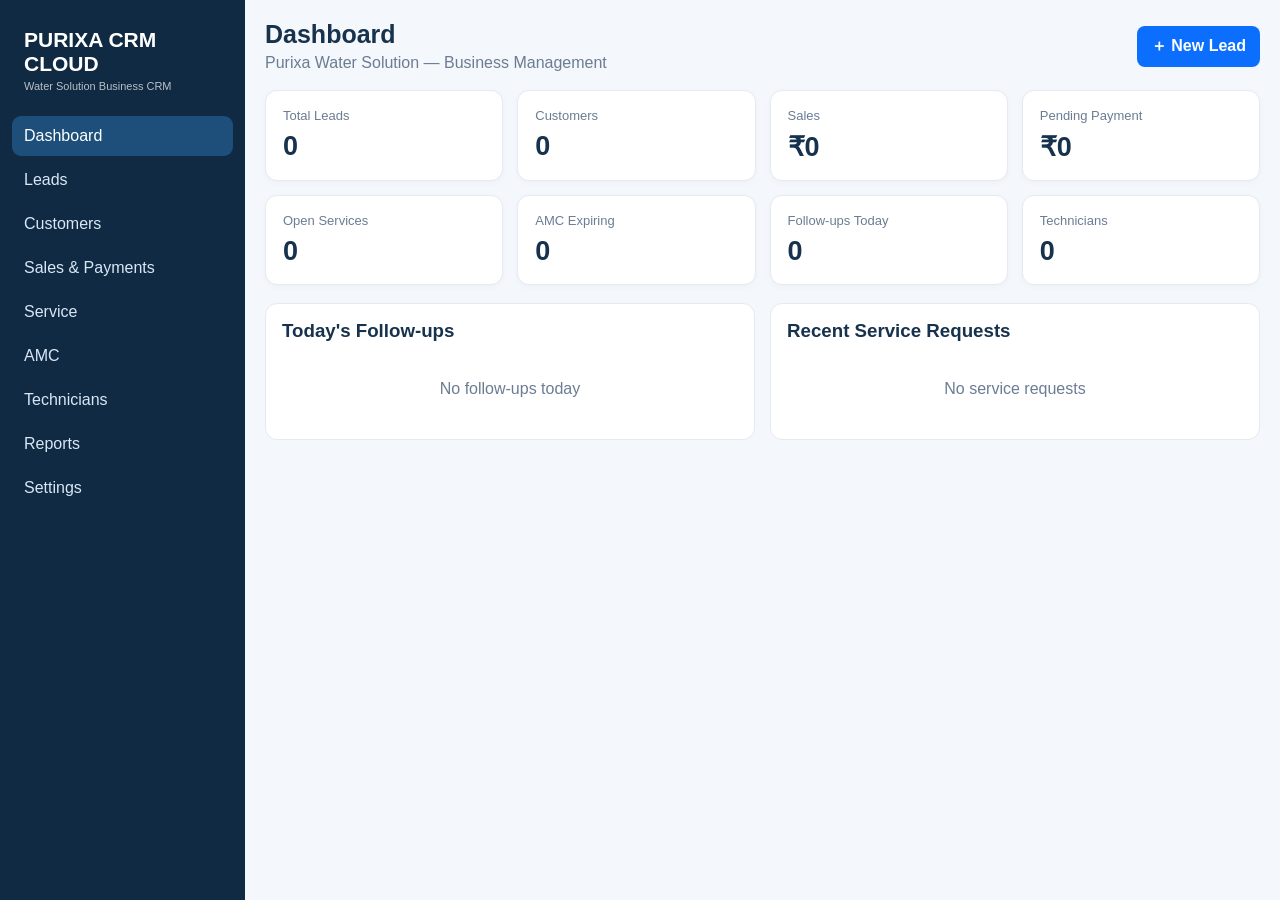
<file: Purixa_CRM_Cloud_index-1.html>
<!DOCTYPE html>
<html lang="en">
<head>
<meta charset="UTF-8">
<meta name="viewport" content="width=device-width,initial-scale=1">
<meta name="theme-color" content="#0b6efd">
<title>Purixa CRM Cloud</title>
<style>
*{box-sizing:border-box}
:root{--blue:#0b6efd;--dark:#17324d;--bg:#f4f7fb;--card:#fff;--muted:#6b7c93;--line:#e4eaf1;--green:#16a34a;--red:#dc2626;--orange:#f59e0b}
body{margin:0;font-family:Arial,sans-serif;background:var(--bg);color:var(--dark)}
button,input,select,textarea{font:inherit}
button{cursor:pointer;border:0}
.app{display:flex;min-height:100vh}
.sidebar{width:245px;background:#102a43;color:#fff;position:fixed;left:0;top:0;bottom:0;padding:18px 12px;z-index:20;overflow:auto}
.brand{font-size:21px;font-weight:800;padding:10px 12px 22px}
.brand small{display:block;font-size:11px;font-weight:400;opacity:.7;margin-top:4px}
.nav button{width:100%;background:transparent;color:#d9e7f5;text-align:left;padding:11px 12px;border-radius:9px;margin:2px 0}
.nav button:hover,.nav button.active{background:#1d4f7a;color:#fff}
.main{margin-left:245px;width:calc(100% - 245px);padding:20px}
.top{display:flex;justify-content:space-between;align-items:center;gap:12px;margin-bottom:18px}
.top h1{margin:0;font-size:25px}.top p{margin:5px 0 0;color:var(--muted)}
.btn{padding:10px 14px;border-radius:8px;background:#eaf2ff;color:var(--blue);font-weight:700}
.btn.primary{background:var(--blue);color:#fff}.btn.green{background:var(--green);color:#fff}.btn.red{background:#fee2e2;color:var(--red)}
.cards{display:grid;grid-template-columns:repeat(4,1fr);gap:14px;margin-bottom:18px}
.card{background:var(--card);border:1px solid var(--line);border-radius:12px;padding:17px;box-shadow:0 2px 7px #102a4308}
.card .label{color:var(--muted);font-size:13px}.metric{font-size:27px;font-weight:800;margin-top:8px}
.grid2{display:grid;grid-template-columns:1fr 1fr;gap:15px}
.panel{background:#fff;border:1px solid var(--line);border-radius:12px;padding:16px;margin-bottom:15px}
.panel h3{margin:0 0 13px}.toolbar{display:flex;gap:8px;flex-wrap:wrap;margin-bottom:13px}
.search{flex:1;min-width:180px;padding:10px;border:1px solid var(--line);border-radius:8px}
.table-wrap{overflow:auto}table{width:100%;border-collapse:collapse;min-width:700px}
th,td{padding:11px 9px;border-bottom:1px solid var(--line);text-align:left;font-size:13px}
th{background:#f8fafc;color:#53677d}
.badge{display:inline-block;padding:5px 8px;border-radius:20px;font-size:11px;font-weight:700;background:#eef2ff;color:#3949ab}
.badge.green{background:#dcfce7;color:#166534}.badge.orange{background:#fef3c7;color:#92400e}.badge.red{background:#fee2e2;color:#991b1b}
.page{display:none}.page.active{display:block}
.form-grid{display:grid;grid-template-columns:repeat(2,1fr);gap:12px}
.field label{display:block;font-size:12px;color:var(--muted);margin-bottom:5px}
.field input,.field select,.field textarea{width:100%;padding:10px;border:1px solid var(--line);border-radius:8px;background:#fff}
.field.full{grid-column:1/-1}.actions{display:flex;gap:8px;justify-content:flex-end;margin-top:14px}
.modal{position:fixed;inset:0;background:#0008;display:none;align-items:center;justify-content:center;z-index:50;padding:15px}.modal.show{display:flex}
.modal-box{background:#fff;border-radius:14px;width:min(650px,100%);max-height:92vh;overflow:auto;padding:18px}
.modal-head{display:flex;justify-content:space-between;align-items:center;margin-bottom:15px}
.close{background:#f1f5f9;border-radius:50%;width:34px;height:34px}
.pipeline{display:grid;grid-template-columns:repeat(5,1fr);gap:10px;overflow:auto}
.stage{background:#f8fafc;border:1px solid var(--line);border-radius:10px;padding:10px;min-width:160px}
.stage h4{margin:0 0 9px;font-size:13px}.lead{background:#fff;border:1px solid var(--line);padding:10px;border-radius:8px;margin:7px 0}
.mini{font-size:11px;color:var(--muted);margin-top:4px}
.empty{text-align:center;color:var(--muted);padding:25px}
.toast{position:fixed;right:18px;bottom:18px;background:#102a43;color:#fff;padding:12px 15px;border-radius:9px;display:none;z-index:80}
.toast.show{display:block}
@media(max-width:900px){.sidebar{width:72px}.brand{font-size:0}.brand small{display:none}.nav button{font-size:0;text-align:center}.nav button:before{font-size:20px}.nav button[data-page="dashboard"]:before{content:"🏠"}.nav button[data-page="leads"]:before{content:"🎯"}.nav button[data-page="customers"]:before{content:"👥"}.nav button[data-page="sales"]:before{content:"💰"}.nav button[data-page="service"]:before{content:"🔧"}.nav button[data-page="amc"]:before{content:"🔄"}.nav button[data-page="technicians"]:before{content:"👨‍🔧"}.nav button[data-page="reports"]:before{content:"📊"}.nav button[data-page="settings"]:before{content:"⚙️"}.main{margin-left:72px;width:calc(100% - 72px)}.cards{grid-template-columns:repeat(2,1fr)}.grid2{grid-template-columns:1fr}}
@media(max-width:560px){.main{padding:12px}.cards{grid-template-columns:1fr 1fr;gap:8px}.card{padding:12px}.metric{font-size:21px}.form-grid{grid-template-columns:1fr}.top h1{font-size:20px}.btn{padding:9px 10px}}
</style>
</head>
<body>
<div class="app">
<aside class="sidebar">
  <div class="brand">PURIXA CRM CLOUD<small>Water Solution Business CRM</small></div>
  <nav class="nav">
    <button class="active" data-page="dashboard">Dashboard</button>
    <button data-page="leads">Leads</button>
    <button data-page="customers">Customers</button>
    <button data-page="sales">Sales & Payments</button>
    <button data-page="service">Service</button>
    <button data-page="amc">AMC</button>
    <button data-page="technicians">Technicians</button>
    <button data-page="reports">Reports</button>
    <button data-page="settings">Settings</button>
  </nav>
</aside>

<main class="main">
  <div class="top">
    <div><h1 id="pageTitle">Dashboard</h1><p>Purixa Water Solution — Business Management</p></div>
    <div><button class="btn primary" onclick="openModal('leadModal')">＋ New Lead</button></div>
  </div>

  <section id="dashboard" class="page active">
    <div class="cards">
      <div class="card"><div class="label">Total Leads</div><div class="metric" id="mLeads">0</div></div>
      <div class="card"><div class="label">Customers</div><div class="metric" id="mCustomers">0</div></div>
      <div class="card"><div class="label">Sales</div><div class="metric" id="mSales">₹0</div></div>
      <div class="card"><div class="label">Pending Payment</div><div class="metric" id="mPending">₹0</div></div>
      <div class="card"><div class="label">Open Services</div><div class="metric" id="mService">0</div></div>
      <div class="card"><div class="label">AMC Expiring</div><div class="metric" id="mAMC">0</div></div>
      <div class="card"><div class="label">Follow-ups Today</div><div class="metric" id="mFollow">0</div></div>
      <div class="card"><div class="label">Technicians</div><div class="metric" id="mTech">0</div></div>
    </div>
    <div class="grid2">
      <div class="panel"><h3>Today's Follow-ups</h3><div id="todayFollow"></div></div>
      <div class="panel"><h3>Recent Service Requests</h3><div id="recentService"></div></div>
    </div>
  </section>

  <section id="leads" class="page">
    <div class="panel">
      <div class="toolbar"><input class="search" id="leadSearch" placeholder="Search leads..." oninput="renderLeads()"><button class="btn primary" onclick="openModal('leadModal')">＋ Add Lead</button></div>
      <div class="pipeline" id="pipeline"></div>
    </div>
  </section>

  <section id="customers" class="page">
    <div class="panel">
      <div class="toolbar"><input class="search" id="customerSearch" placeholder="Search customer..." oninput="renderCustomers()"><button class="btn primary" onclick="openModal('customerModal')">＋ Add Customer</button></div>
      <div class="table-wrap"><table><thead><tr><th>Name</th><th>Mobile</th><th>Product</th><th>Purchase</th><th>AMC</th><th>Actions</th></tr></thead><tbody id="customerTable"></tbody></table></div>
    </div>
  </section>

  <section id="sales" class="page">
    <div class="panel">
      <div class="toolbar"><button class="btn primary" onclick="openModal('saleModal')">＋ New Sale</button></div>
      <div class="table-wrap"><table><thead><tr><th>Date</th><th>Customer</th><th>Product</th><th>Total</th><th>Paid</th><th>Pending</th><th>Status</th></tr></thead><tbody id="salesTable"></tbody></table></div>
    </div>
  </section>

  <section id="service" class="page">
    <div class="panel">
      <div class="toolbar"><input class="search" id="serviceSearch" placeholder="Search service..." oninput="renderService()"><button class="btn primary" onclick="openModal('serviceModal')">＋ New Service</button></div>
      <div class="table-wrap"><table><thead><tr><th>Date</th><th>Customer</th><th>Problem</th><th>Technician</th><th>Status</th><th>Actions</th></tr></thead><tbody id="serviceTable"></tbody></table></div>
    </div>
  </section>

  <section id="amc" class="page">
    <div class="panel">
      <div class="toolbar"><button class="btn primary" onclick="openModal('amcModal')">＋ Add AMC</button></div>
      <div class="table-wrap"><table><thead><tr><th>Customer</th><th>Start</th><th>End</th><th>Amount</th><th>Visits</th><th>Status</th></tr></thead><tbody id="amcTable"></tbody></table></div>
    </div>
  </section>

  <section id="technicians" class="page">
    <div class="panel">
      <div class="toolbar"><button class="btn primary" onclick="openModal('techModal')">＋ Add Technician</button></div>
      <div class="table-wrap"><table><thead><tr><th>Name</th><th>Mobile</th><th>Area</th><th>Status</th><th>Jobs</th></tr></thead><tbody id="techTable"></tbody></table></div>
    </div>
  </section>

  <section id="reports" class="page">
    <div class="cards">
      <div class="card"><div class="label">Conversion Rate</div><div class="metric" id="rConversion">0%</div></div>
      <div class="card"><div class="label">Collected</div><div class="metric" id="rCollected">₹0</div></div>
      <div class="card"><div class="label">Service Revenue</div><div class="metric" id="rService">₹0</div></div>
      <div class="card"><div class="label">AMC Revenue</div><div class="metric" id="rAMC">₹0</div></div>
    </div>
    <div class="panel"><h3>Business Summary</h3><div id="reportSummary"></div></div>
  </section>

  <section id="settings" class="page">
    <div class="panel">
      <h3>Purixa CRM Settings</h3>
      <p class="mini">This single-file version stores data in this browser using localStorage.</p>
      <div class="toolbar">
        <button class="btn" onclick="exportData()">Export Backup</button>
        <button class="btn" onclick="document.getElementById('importFile').click()">Import Backup</button>
        <button class="btn red" onclick="resetData()">Reset Demo Data</button>
        <input id="importFile" type="file" accept=".json" style="display:none" onchange="importData(event)">
      </div>
    </div>
  </section>
</main>
</div>

<!-- Lead Modal -->
<div class="modal" id="leadModal"><div class="modal-box">
<div class="modal-head"><h3>New Lead</h3><button class="close" onclick="closeModal('leadModal')">×</button></div>
<form onsubmit="saveLead(event)"><div class="form-grid">
<div class="field"><label>Name *</label><input id="leadName" required></div>
<div class="field"><label>Mobile *</label><input id="leadMobile" required></div>
<div class="field"><label>Product</label><input id="leadProduct" placeholder="RO / UV / Commercial RO"></div>
<div class="field"><label>Source</label><select id="leadSource"><option>Phone</option><option>WhatsApp</option><option>Website</option><option>Facebook</option><option>Instagram</option><option>Walk-in</option><option>Referral</option></select></div>
<div class="field"><label>Follow-up Date</label><input id="leadFollow" type="date"></div>
<div class="field"><label>Status</label><select id="leadStatus"><option>New</option><option>Contacted</option><option>Interested</option><option>Site Visit</option><option>Quotation</option><option>Negotiation</option><option>Won</option><option>Lost</option></select></div>
<div class="field full"><label>Address / Notes</label><textarea id="leadNotes" rows="3"></textarea></div>
</div><div class="actions"><button type="button" class="btn" onclick="closeModal('leadModal')">Cancel</button><button class="btn primary">Save Lead</button></div></form>
</div></div>

<!-- Customer Modal -->
<div class="modal" id="customerModal"><div class="modal-box">
<div class="modal-head"><h3>New Customer</h3><button class="close" onclick="closeModal('customerModal')">×</button></div>
<form onsubmit="saveCustomer(event)"><div class="form-grid">
<div class="field"><label>Name *</label><input id="custName" required></div><div class="field"><label>Mobile *</label><input id="custMobile" required></div>
<div class="field"><label>Product / Model</label><input id="custProduct"></div><div class="field"><label>Purchase Date</label><input id="custPurchase" type="date"></div>
<div class="field"><label>Installation Date</label><input id="custInstall" type="date"></div><div class="field"><label>AMC End Date</label><input id="custAMC" type="date"></div>
<div class="field full"><label>Address</label><textarea id="custAddress" rows="3"></textarea></div>
</div><div class="actions"><button type="button" class="btn" onclick="closeModal('customerModal')">Cancel</button><button class="btn primary">Save Customer</button></div></form>
</div></div>

<!-- Sale Modal -->
<div class="modal" id="saleModal"><div class="modal-box">
<div class="modal-head"><h3>New Sale</h3><button class="close" onclick="closeModal('saleModal')">×</button></div>
<form onsubmit="saveSale(event)"><div class="form-grid">
<div class="field"><label>Customer *</label><input id="saleCustomer" required></div><div class="field"><label>Product</label><input id="saleProduct"></div>
<div class="field"><label>Total Amount</label><input id="saleTotal" type="number" min="0" value="0"></div><div class="field"><label>Paid Amount</label><input id="salePaid" type="number" min="0" value="0"></div>
</div><div class="actions"><button type="button" class="btn" onclick="closeModal('saleModal')">Cancel</button><button class="btn primary">Save Sale</button></div></form>
</div></div>

<!-- Service Modal -->
<div class="modal" id="serviceModal"><div class="modal-box">
<div class="modal-head"><h3>New Service Request</h3><button class="close" onclick="closeModal('serviceModal')">×</button></div>
<form onsubmit="saveService(event)"><div class="form-grid">
<div class="field"><label>Customer *</label><input id="svcCustomer" required></div><div class="field"><label>Mobile</label><input id="svcMobile"></div>
<div class="field"><label>Problem</label><input id="svcProblem" placeholder="Filter / Pump / Leakage / General Service"></div><div class="field"><label>Technician</label><input id="svcTech"></div>
<div class="field"><label>Status</label><select id="svcStatus"><option>Open</option><option>Assigned</option><option>On The Way</option><option>In Progress</option><option>Completed</option><option>Cancelled</option></select></div>
<div class="field full"><label>Notes</label><textarea id="svcNotes" rows="3"></textarea></div>
</div><div class="actions"><button type="button" class="btn" onclick="closeModal('serviceModal')">Cancel</button><button class="btn primary">Save Service</button></div></form>
</div></div>

<!-- AMC Modal -->
<div class="modal" id="amcModal"><div class="modal-box">
<div class="modal-head"><h3>New AMC</h3><button class="close" onclick="closeModal('amcModal')">×</button></div>
<form onsubmit="saveAMC(event)"><div class="form-grid">
<div class="field"><label>Customer *</label><input id="amcCustomer" required></div><div class="field"><label>Amount</label><input id="amcAmount" type="number" min="0" value="0"></div>
<div class="field"><label>Start Date</label><input id="amcStart" type="date"></div><div class="field"><label>End Date</label><input id="amcEnd" type="date"></div>
<div class="field"><label>Total Visits</label><input id="amcVisits" type="number" min="0" value="4"></div>
</div><div class="actions"><button type="button" class="btn" onclick="closeModal('amcModal')">Cancel</button><button class="btn primary">Save AMC</button></div></form>
</div></div>

<!-- Tech Modal -->
<div class="modal" id="techModal"><div class="modal-box">
<div class="modal-head"><h3>New Technician</h3><button class="close" onclick="closeModal('techModal')">×</button></div>
<form onsubmit="saveTech(event)"><div class="form-grid">
<div class="field"><label>Name *</label><input id="techName" required></div><div class="field"><label>Mobile</label><input id="techMobile"></div>
<div class="field"><label>Area</label><input id="techArea" placeholder="Rajkot / Area"></div><div class="field"><label>Status</label><select id="techStatus"><option>Available</option><option>Busy</option><option>Off Duty</option></select></div>
</div><div class="actions"><button type="button" class="btn" onclick="closeModal('techModal')">Cancel</button><button class="btn primary">Save Technician</button></div></form>
</div></div>

<div class="toast" id="toast"></div>

<script>
const KEY="purixaCRM_v1";
const today=new Date().toISOString().slice(0,10);
let db=JSON.parse(localStorage.getItem(KEY)||"null")||{
 leads:[],customers:[],sales:[],services:[],amcs:[],technicians:[]
};
function persist(){localStorage.setItem(KEY,JSON.stringify(db));renderAll()}
function money(n){return "₹"+Number(n||0).toLocaleString("en-IN")}
function esc(s){return String(s??"").replace(/[&<>"']/g,m=>({"&":"&amp;","<":"&lt;",">":"&gt;",'"':"&quot;","'":"&#039;"}[m]))}
function toast(t){const x=document.getElementById("toast");x.textContent=t;x.classList.add("show");setTimeout(()=>x.classList.remove("show"),2200)}
function openModal(id){document.getElementById(id).classList.add("show")}
function closeModal(id){document.getElementById(id).classList.remove("show")}
document.querySelectorAll(".nav button").forEach(b=>b.onclick=()=>{
 document.querySelectorAll(".nav button").forEach(x=>x.classList.remove("active"));b.classList.add("active");
 document.querySelectorAll(".page").forEach(x=>x.classList.remove("active"));
 document.getElementById(b.dataset.page).classList.add("active");
 document.getElementById("pageTitle").textContent=b.textContent;
 renderAll();
});
function saveLead(e){e.preventDefault();db.leads.unshift({id:Date.now(),name:leadName.value,mobile:leadMobile.value,product:leadProduct.value,source:leadSource.value,follow:leadFollow.value,status:leadStatus.value,notes:leadNotes.value,created:today});persist();e.target.reset();closeModal("leadModal");toast("Lead saved")}
function saveCustomer(e){e.preventDefault();db.customers.unshift({id:Date.now(),name:custName.value,mobile:custMobile.value,product:custProduct.value,purchase:custPurchase.value,install:custInstall.value,amc:custAMC.value,address:custAddress.value});persist();e.target.reset();closeModal("customerModal");toast("Customer saved")}
function saveSale(e){e.preventDefault();let total=+saleTotal.value||0,paid=+salePaid.value||0;db.sales.unshift({id:Date.now(),date:today,customer:saleCustomer.value,product:saleProduct.value,total,paid,pending:Math.max(0,total-paid)});persist();e.target.reset();closeModal("saleModal");toast("Sale saved")}
function saveService(e){e.preventDefault();db.services.unshift({id:Date.now(),date:today,customer:svcCustomer.value,mobile:svcMobile.value,problem:svcProblem.value,tech:svcTech.value,status:svcStatus.value,notes:svcNotes.value});persist();e.target.reset();closeModal("serviceModal");toast("Service saved")}
function saveAMC(e){e.preventDefault();db.amcs.unshift({id:Date.now(),customer:amcCustomer.value,amount:+amcAmount.value||0,start:amcStart.value,end:amcEnd.value,visits:+amcVisits.value||0});persist();e.target.reset();closeModal("amcModal");toast("AMC saved")}
function saveTech(e){e.preventDefault();db.technicians.unshift({id:Date.now(),name:techName.value,mobile:techMobile.value,area:techArea.value,status:techStatus.value});persist();e.target.reset();closeModal("techModal");toast("Technician saved")}
function callNo(n){if(n)location.href="tel:"+n}
function wa(n,msg="Hello, Purixa Water Solution"){if(n)window.open("https://wa.me/91"+String(n).replace(/\D/g,"")+"?text="+encodeURIComponent(msg),"_blank")}
function statusBadge(s){let c=["Completed","Won","Available","Paid"].includes(s)?"green":["Open","New","Assigned","Interested","Quotation"].includes(s)?"orange":["Lost","Cancelled","Off Duty"].includes(s)?"red":"";return `<span class="badge ${c}">${esc(s)}</span>`}
function renderDashboard(){
 document.getElementById("mLeads").textContent=db.leads.length;
 document.getElementById("mCustomers").textContent=db.customers.length;
 document.getElementById("mSales").textContent=money(db.sales.reduce((a,x)=>a+x.total,0));
 document.getElementById("mPending").textContent=money(db.sales.reduce((a,x)=>a+x.pending,0));
 document.getElementById("mService").textContent=db.services.filter(x=>!["Completed","Cancelled"].includes(x.status)).length;
 document.getElementById("mAMC").textContent=db.amcs.filter(x=>x.end && x.end<=new Date(Date.now()+30*864e5).toISOString().slice(0,10)).length;
 document.getElementById("mFollow").textContent=db.leads.filter(x=>x.follow===today && x.status!=="Lost").length;
 document.getElementById("mTech").textContent=db.technicians.length;
 let f=db.leads.filter(x=>x.follow===today).slice(0,8);
 document.getElementById("todayFollow").innerHTML=f.length?f.map(x=>`<div class="lead"><b>${esc(x.name)}</b><div class="mini">${esc(x.product)} · ${statusBadge(x.status)}</div><div class="toolbar" style="margin:7px 0 0"><button class="btn" onclick="callNo('${esc(x.mobile)}')">📞 Call</button><button class="btn" onclick="wa('${esc(x.mobile)}')">💬 WhatsApp</button></div></div>`).join(""):`<div class="empty">No follow-ups today</div>`;
 let s=db.services.slice(0,6);
 document.getElementById("recentService").innerHTML=s.length?s.map(x=>`<div class="lead"><b>${esc(x.customer)}</b><div class="mini">${esc(x.problem||"General Service")} · ${statusBadge(x.status)}</div></div>`).join(""):`<div class="empty">No service requests</div>`;
}
function renderLeads(){
 let q=(document.getElementById("leadSearch")?.value||"").toLowerCase(), arr=db.leads.filter(x=>(x.name+x.mobile+x.product+x.source).toLowerCase().includes(q));
 let stages=["New","Contacted","Interested","Site Visit","Quotation","Negotiation","Won","Lost"];
 document.getElementById("pipeline").innerHTML=stages.map(st=>`<div class="stage"><h4>${st} <span class="mini">(${arr.filter(x=>x.status===st).length})</span></h4>${arr.filter(x=>x.status===st).slice(0,12).map(x=>`<div class="lead"><b>${esc(x.name)}</b><div class="mini">${esc(x.product||"")}</div><div class="mini">${esc(x.mobile)}</div><div class="toolbar" style="margin:6px 0 0"><button class="btn" onclick="callNo('${esc(x.mobile)}')">📞</button><button class="btn" onclick="wa('${esc(x.mobile)}')">💬</button></div></div>`).join("")||`<div class="mini">No leads</div>`}</div>`).join("");
}
function renderCustomers(){
 let q=(document.getElementById("customerSearch")?.value||"").toLowerCase();
 let arr=db.customers.filter(x=>(x.name+x.mobile+x.product+x.address).toLowerCase().includes(q));
 document.getElementById("customerTable").innerHTML=arr.map(x=>`<tr><td><b>${esc(x.name)}</b><div class="mini">${esc(x.address)}</div></td><td>${esc(x.mobile)}<br><button class="btn" onclick="callNo('${esc(x.mobile)}')">📞</button> <button class="btn" onclick="wa('${esc(x.mobile)}')">💬</button></td><td>${esc(x.product)}</td><td>${esc(x.purchase||"-")}</td><td>${x.amc?esc(x.amc):"-"}</td><td><button class="btn red" onclick="del('customers',${x.id})">Delete</button></td></tr>`).join("")||`<tr><td colspan="6" class="empty">No customers found</td></tr>`;
}
function renderSales(){
 document.getElementById("salesTable").innerHTML=db.sales.map(x=>`<tr><td>${esc(x.date)}</td><td>${esc(x.customer)}</td><td>${esc(x.product)}</td><td>${money(x.total)}</td><td>${money(x.paid)}</td><td>${money(x.pending)}</td><td>${statusBadge(x.pending>0?"Pending":"Paid")}</td></tr>`).join("")||`<tr><td colspan="7" class="empty">No sales yet</td></tr>`;
}
function renderService(){
 let q=(document.getElementById("serviceSearch")?.value||"").toLowerCase(),arr=db.services.filter(x=>(x.customer+x.mobile+x.problem+x.tech+x.status).toLowerCase().includes(q));
 document.getElementById("serviceTable").innerHTML=arr.map(x=>`<tr><td>${esc(x.date)}</td><td>${esc(x.customer)}<div class="mini">${esc(x.mobile)}</div></td><td>${esc(x.problem)}</td><td>${esc(x.tech||"-")}</td><td>${statusBadge(x.status)}</td><td><button class="btn" onclick="wa('${esc(x.mobile)}','Your Purixa service status is: ${esc(x.status)}')">WhatsApp</button></td></tr>`).join("")||`<tr><td colspan="6" class="empty">No services found</td></tr>`;
}
function renderAMC(){
 document.getElementById("amcTable").innerHTML=db.amcs.map(x=>{let expired=x.end&&x.end<today;return `<tr><td>${esc(x.customer)}</td><td>${esc(x.start||"-")}</td><td>${esc(x.end||"-")}</td><td>${money(x.amount)}</td><td>${x.visits}</td><td>${statusBadge(expired?"Expired":(x.end&&x.end<=new Date(Date.now()+30*864e5).toISOString().slice(0,10)?"Expiring Soon":"Active"))}</td></tr>`}).join("")||`<tr><td colspan="6" class="empty">No AMC records</td></tr>`;
}
function renderTech(){
 document.getElementById("techTable").innerHTML=db.technicians.map(x=>`<tr><td>${esc(x.name)}</td><td>${esc(x.mobile)} <button class="btn" onclick="callNo('${esc(x.mobile)}')">📞</button></td><td>${esc(x.area)}</td><td>${statusBadge(x.status)}</td><td>${db.services.filter(s=>s.tech===x.name&&!["Completed","Cancelled"].includes(s.status)).length}</td></tr>`).join("")||`<tr><td colspan="5" class="empty">No technicians</td></tr>`;
}
function renderReports(){
 let total=db.leads.length,won=db.leads.filter(x=>x.status==="Won").length;
 document.getElementById("rConversion").textContent=(total?Math.round(won/total*100):0)+"%";
 document.getElementById("rCollected").textContent=money(db.sales.reduce((a,x)=>a+x.paid,0));
 document.getElementById("rService").textContent=money(db.services.filter(x=>x.status==="Completed").reduce((a,x)=>a+(+x.amount||0),0));
 document.getElementById("rAMC").textContent=money(db.amcs.reduce((a,x)=>a+x.amount,0));
 document.getElementById("reportSummary").innerHTML=`<p><b>Leads:</b> ${total}</p><p><b>Won:</b> ${won}</p><p><b>Customers:</b> ${db.customers.length}</p><p><b>Total Sales:</b> ${money(db.sales.reduce((a,x)=>a+x.total,0))}</p><p><b>Pending:</b> ${money(db.sales.reduce((a,x)=>a+x.pending,0))}</p><p><b>Services:</b> ${db.services.length}</p><p><b>AMC:</b> ${db.amcs.length}</p>`;
}
function renderAll(){renderDashboard();renderLeads();renderCustomers();renderSales();renderService();renderAMC();renderTech();renderReports()}
function del(type,id){if(confirm("Delete this record?")){db[type]=db[type].filter(x=>x.id!==id);persist();toast("Deleted")}}
function exportData(){let a=document.createElement("a");a.href=URL.createObjectURL(new Blob([JSON.stringify(db,null,2)],{type:"application/json"}));a.download="purixa-crm-backup.json";a.click()}
function importData(e){let f=e.target.files[0];if(!f)return;let r=new FileReader();r.onload=()=>{try{db=JSON.parse(r.result);persist();toast("Backup imported")}catch{toast("Invalid backup")}};r.readAsText(f)}
function resetData(){if(confirm("Reset all CRM data?")){db={leads:[],customers:[],sales:[],services:[],amcs:[],technicians:[]};persist();toast("CRM reset")}}
renderAll();
</script>
</body>
</html>
</file>
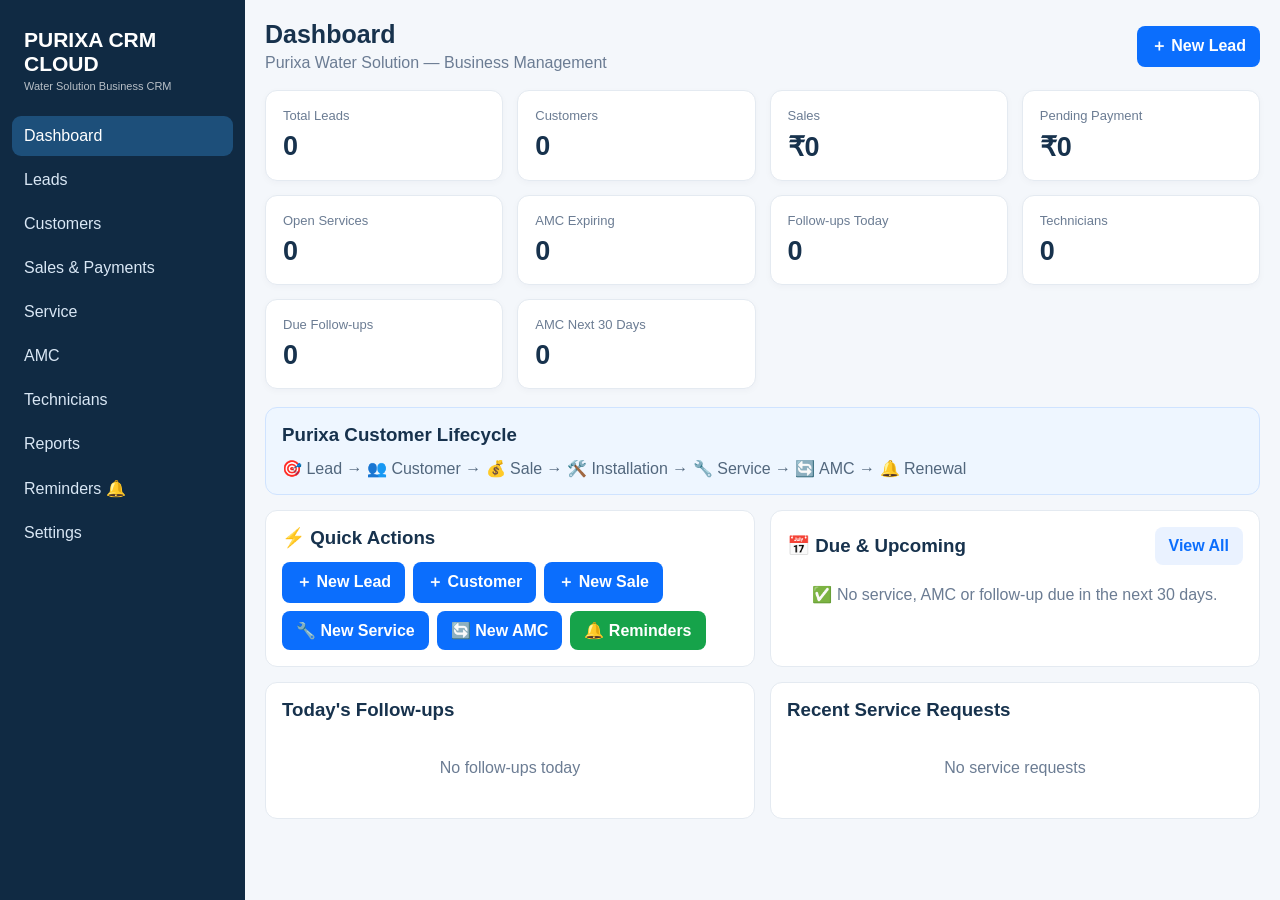
<file: Purixa_CRM_v16_QUICK_ACTIONS.html>
<!DOCTYPE html>
<html lang="en">
<head>
<meta charset="UTF-8">
<meta name="viewport" content="width=device-width,initial-scale=1">
<meta name="theme-color" content="#0b6efd">
<title>Purixa CRM Cloud — v16</title>
<style>
*{box-sizing:border-box}
:root{--blue:#0b6efd;--dark:#17324d;--bg:#f4f7fb;--card:#fff;--muted:#6b7c93;--line:#e4eaf1;--green:#16a34a;--red:#dc2626;--orange:#f59e0b}
body{margin:0;font-family:Arial,sans-serif;background:var(--bg);color:var(--dark)}
button,input,select,textarea{font:inherit}
button{cursor:pointer;border:0}
.app{display:flex;min-height:100vh}
.sidebar{width:245px;background:#102a43;color:#fff;position:fixed;left:0;top:0;bottom:0;padding:18px 12px;z-index:20;overflow:auto}
.brand{font-size:21px;font-weight:800;padding:10px 12px 22px}
.brand small{display:block;font-size:11px;font-weight:400;opacity:.7;margin-top:4px}
.nav button{width:100%;background:transparent;color:#d9e7f5;text-align:left;padding:11px 12px;border-radius:9px;margin:2px 0}
.nav button:hover,.nav button.active{background:#1d4f7a;color:#fff}
.main{margin-left:245px;width:calc(100% - 245px);padding:20px}
.top{display:flex;justify-content:space-between;align-items:center;gap:12px;margin-bottom:18px}
.top h1{margin:0;font-size:25px}.top p{margin:5px 0 0;color:var(--muted)}
.btn{padding:10px 14px;border-radius:8px;background:#eaf2ff;color:var(--blue);font-weight:700}
.btn.primary{background:var(--blue);color:#fff}.btn.green{background:var(--green);color:#fff}.btn.red{background:#fee2e2;color:var(--red)}
.cards{display:grid;grid-template-columns:repeat(4,1fr);gap:14px;margin-bottom:18px}
.card{background:var(--card);border:1px solid var(--line);border-radius:12px;padding:17px;box-shadow:0 2px 7px #102a4308}
.card .label{color:var(--muted);font-size:13px}.metric{font-size:27px;font-weight:800;margin-top:8px}
.grid2{display:grid;grid-template-columns:1fr 1fr;gap:15px}
.panel{background:#fff;border:1px solid var(--line);border-radius:12px;padding:16px;margin-bottom:15px}
.panel h3{margin:0 0 13px}.toolbar{display:flex;gap:8px;flex-wrap:wrap;margin-bottom:13px}
.search{flex:1;min-width:180px;padding:10px;border:1px solid var(--line);border-radius:8px}
.table-wrap{overflow:auto}table{width:100%;border-collapse:collapse;min-width:700px}
th,td{padding:11px 9px;border-bottom:1px solid var(--line);text-align:left;font-size:13px}
th{background:#f8fafc;color:#53677d}
.badge{display:inline-block;padding:5px 8px;border-radius:20px;font-size:11px;font-weight:700;background:#eef2ff;color:#3949ab}
.badge.green{background:#dcfce7;color:#166534}.badge.orange{background:#fef3c7;color:#92400e}.badge.red{background:#fee2e2;color:#991b1b}
.page{display:none}.page.active{display:block}
.form-grid{display:grid;grid-template-columns:repeat(2,1fr);gap:12px}
.field label{display:block;font-size:12px;color:var(--muted);margin-bottom:5px}
.field input,.field select,.field textarea{width:100%;padding:10px;border:1px solid var(--line);border-radius:8px;background:#fff}
.field.full{grid-column:1/-1}.actions{display:flex;gap:8px;justify-content:flex-end;margin-top:14px}
.modal{position:fixed;inset:0;background:#0008;display:none;align-items:center;justify-content:center;z-index:50;padding:15px}.modal.show{display:flex}
.modal-box{background:#fff;border-radius:14px;width:min(650px,100%);max-height:92vh;overflow:auto;padding:18px}
.modal-head{display:flex;justify-content:space-between;align-items:center;margin-bottom:15px}
.close{background:#f1f5f9;border-radius:50%;width:34px;height:34px}
.pipeline{display:grid;grid-template-columns:repeat(5,1fr);gap:10px;overflow:auto}
.stage{background:#f8fafc;border:1px solid var(--line);border-radius:10px;padding:10px;min-width:160px}
.stage h4{margin:0 0 9px;font-size:13px}.lead{background:#fff;border:1px solid var(--line);padding:10px;border-radius:8px;margin:7px 0}
.mini{font-size:11px;color:var(--muted);margin-top:4px}
.empty{text-align:center;color:var(--muted);padding:25px}
.toast{position:fixed;right:18px;bottom:18px;background:#102a43;color:#fff;padding:12px 15px;border-radius:9px;display:none;z-index:80}
.toast.show{display:block}
@media(max-width:900px){.sidebar{width:72px}.brand{font-size:0}.brand small{display:none}.nav button{font-size:0;text-align:center}.nav button:before{font-size:20px}.nav button[data-page="dashboard"]:before{content:"🏠"}.nav button[data-page="leads"]:before{content:"🎯"}.nav button[data-page="customers"]:before{content:"👥"}.nav button[data-page="sales"]:before{content:"💰"}.nav button[data-page="service"]:before{content:"🔧"}.nav button[data-page="amc"]:before{content:"🔄"}.nav button[data-page="technicians"]:before{content:"👨‍🔧"}.nav button[data-page="reports"]:before{content:"📊"}.nav button[data-page="reminders"]:before{content:"🔔"}.nav button[data-page="settings"]:before{content:"⚙️"}.main{margin-left:72px;width:calc(100% - 72px)}.cards{grid-template-columns:repeat(2,1fr)}.grid2{grid-template-columns:1fr}}
@media(max-width:560px){.main{padding:12px}.modal-box .cards{grid-template-columns:repeat(2,1fr)!important}.cards{grid-template-columns:1fr 1fr;gap:8px}.card{padding:12px}.metric{font-size:21px}.form-grid{grid-template-columns:1fr}.top h1{font-size:20px}.btn{padding:9px 10px}}
@media print{body>*:not(#invoiceModal){display:none!important}#invoiceModal{display:block!important;position:static}.modal-box{box-shadow:none!important;width:100%!important;max-width:none!important}}
</style>

<style>
.invoice{background:#fff;border:1px solid #ddd;border-radius:12px;padding:22px;max-width:760px;margin:auto}
.invoice h2{margin:0 0 4px}.invoice .inv-head{display:flex;justify-content:space-between;gap:20px;border-bottom:2px solid #eee;padding-bottom:14px;margin-bottom:14px}
.invoice table{width:100%;border-collapse:collapse}.invoice th,.invoice td{padding:9px;border-bottom:1px solid #eee;text-align:left}
.invoice .totals{margin-left:auto;max-width:320px}.invoice .totals div{display:flex;justify-content:space-between;padding:5px}
</style>

<style>.service-card{border:1px solid #e5e7eb;border-radius:12px;padding:14px;margin:10px 0;background:#fff}.service-card .row{display:flex;justify-content:space-between;gap:12px;flex-wrap:wrap}.mini{font-size:12px;opacity:.7}.page-head{display:flex;justify-content:space-between;align-items:center;gap:12px;margin-bottom:15px}.page-head h2{margin:0 0 4px}.page-head p{margin:0;color:var(--muted)}.amc-visits{font-weight:700}.amc-visits small{display:block;color:var(--muted);font-weight:400}.history-link{color:var(--blue);cursor:pointer;font-weight:700;margin-left:7px}
</style></head>
<body>
<div class="app">
<aside class="sidebar">
  <div class="brand">PURIXA CRM CLOUD<small>Water Solution Business CRM</small></div>
  <nav class="nav">
    <button class="active" data-page="dashboard">Dashboard</button>
    <button data-page="leads">Leads</button>
    <button data-page="customers">Customers</button>
    <button data-page="sales">Sales & Payments</button>
    <button data-page="service">Service</button>
    <button data-page="amc">AMC</button>
    <button data-page="technicians">Technicians</button>
    <button data-page="reports">Reports</button>
    <button data-page="reminders">Reminders 🔔</button>
    <button data-page="settings">Settings</button>
  </nav>
</aside>

<main class="main">
  <div class="top">
    <div><h1 id="pageTitle">Dashboard</h1><p>Purixa Water Solution — Business Management</p></div>
    <div><button id="topActionBtn" class="btn primary" onclick="openModal('leadModal')">＋ New Lead</button></div>
  </div>

  <section id="dashboard" class="page active">
    <div class="cards">
      <div class="card"><div class="label">Total Leads</div><div class="metric" id="mLeads">0</div></div>
      <div class="card"><div class="label">Customers</div><div class="metric" id="mCustomers">0</div></div>
      <div class="card"><div class="label">Sales</div><div class="metric" id="mSales">₹0</div></div>
      <div class="card"><div class="label">Pending Payment</div><div class="metric" id="mPending">₹0</div></div>
      <div class="card"><div class="label">Open Services</div><div class="metric" id="mService">0</div></div>
      <div class="card"><div class="label">AMC Expiring</div><div class="metric" id="mAMC">0</div></div>
      <div class="card"><div class="label">Follow-ups Today</div><div class="metric" id="mFollow">0</div></div>
      <div class="card"><div class="label">Technicians</div><div class="metric" id="mTech">0</div></div><div class="card"><div class="label">Due Follow-ups</div><div class="metric" id="mDue">0</div></div><div class="card"><div class="label">AMC Next 30 Days</div><div class="metric" id="mAMC30">0</div></div>
    </div>
    <div class="panel" style="background:#eef6ff;border-color:#cfe3ff">
      <h3>Purixa Customer Lifecycle</h3>
      <p style="margin:0;color:#52677d">🎯 Lead → 👥 Customer → 💰 Sale → 🛠️ Installation → 🔧 Service → 🔄 AMC → 🔔 Renewal</p>
    </div>

    <div class="grid2">
      <div class="panel">
        <h3>⚡ Quick Actions</h3>
        <div class="toolbar" style="margin:0">
          <button class="btn primary" onclick="openModal('leadModal')">＋ New Lead</button>
          <button class="btn primary" onclick="openModal('customerModal')">＋ Customer</button>
          <button class="btn primary" onclick="openModal('saleModal')">＋ New Sale</button>
          <button class="btn primary" onclick="openServiceModal()">🔧 New Service</button>
          <button class="btn primary" onclick="openAMCModal()">🔄 New AMC</button>
          <button class="btn green" onclick="goToPage('reminders')">🔔 Reminders</button>
        </div>
      </div>

      <div class="panel">
        <div class="toolbar" style="justify-content:space-between;align-items:center;margin-bottom:8px">
          <h3 style="margin:0">📅 Due & Upcoming</h3>
          <button class="btn" onclick="goToPage('reminders')">View All</button>
        </div>
        <div id="dashboardDueUpcoming"></div>
      </div>
    </div>

    <div class="grid2">
      <div class="panel"><h3>Today's Follow-ups</h3><div id="todayFollow"></div></div>
      <div class="panel"><h3>Recent Service Requests</h3><div id="recentService"></div></div>
    </div>
  </section>

  <section id="leads" class="page">
    <div class="panel">
      <div class="toolbar"><input class="search" id="leadSearch" placeholder="Search leads..." oninput="renderLeads()"><button class="btn primary" onclick="openModal('leadModal')">＋ Add Lead</button></div>
      <div class="pipeline" id="pipeline"></div>
    </div>
  </section>

  <section id="customers" class="page">
    <div class="panel">
      <div class="toolbar"><input class="search" id="customerSearch" placeholder="Search customer..." oninput="renderCustomers()"><button class="btn primary" onclick="openModal('customerModal')">＋ Add Customer</button></div>
      <div class="table-wrap"><table><thead><tr><th>Name</th><th>Mobile</th><th>Product</th><th>Purchase</th><th>AMC</th><th>Actions</th></tr></thead><tbody id="customerTable"></tbody></table></div>
    </div>
  </section>

  <section id="sales" class="page">
    <div class="panel">
      <div class="toolbar"><button class="btn primary" onclick="openModal('saleModal')">＋ New Sale</button></div>
      <div class="table-wrap"><table><thead><tr><th>Date</th><th>Customer</th><th>Product</th><th>Total</th><th>Paid</th><th>Pending</th><th>Status</th><th>Actions</th></tr></thead><tbody id="salesTable"></tbody></table></div>
    </div>
  </section>

  <section id="service" class="page">
    <div class="panel">
      <div class="toolbar" style="justify-content:space-between;align-items:center"><div><h3 style="margin:0">Service Management</h3><div class="mini">Service requests, technician assignment and service history</div></div><button class="btn primary" onclick="openServiceModal()">＋ New Service</button></div>
      <div class="toolbar"><input class="search" id="serviceSearch" placeholder="Search customer or service..." oninput="renderServices()"></div>
      <div id="serviceList"></div>
    </div>
  </section>

  <section id="amc" class="page">
    <div class="panel">
      <div class="toolbar" style="justify-content:space-between;align-items:center">
        <div><h3 style="margin:0">AMC Management</h3><div class="mini">Annual Maintenance Contracts, renewals and service schedule</div></div>
        <button class="btn primary" onclick="openAMCModal()">＋ Add AMC</button>
      </div>
      <div class="table-wrap"><table><thead><tr><th>Customer</th><th>Start</th><th>End</th><th>Amount</th><th>Visits</th><th>Next Service</th><th>Status</th><th>Actions</th></tr></thead><tbody id="amcTable"></tbody></table></div>
    </div>
  </section>

  <section id="technicians" class="page">
    <div class="panel">
      <div class="toolbar"><button class="btn primary" onclick="openModal('techModal')">＋ Add Technician</button></div>
      <div class="table-wrap"><table><thead><tr><th>Name</th><th>Mobile</th><th>Area</th><th>Status</th><th>Jobs</th></tr></thead><tbody id="techTable"></tbody></table></div>
    </div>
  </section>

  <section id="reports" class="page">
    <div class="cards">
      <div class="card"><div class="label">Conversion Rate</div><div class="metric" id="rConversion">0%</div></div>
      <div class="card"><div class="label">Collected</div><div class="metric" id="rCollected">₹0</div></div>
      <div class="card"><div class="label">Service Revenue</div><div class="metric" id="rService">₹0</div></div>
      <div class="card"><div class="label">AMC Revenue</div><div class="metric" id="rAMC">₹0</div></div>
    </div>
    <div class="panel"><h3>Business Summary</h3><div id="reportSummary"></div></div>
  </section>


  <section id="reminders" class="page">
    <div class="panel">
      <div class="toolbar">
        <button class="btn primary" onclick="renderReminders()">🔄 Refresh Reminders</button>
        <button class="btn green" onclick="sendAllDueWhatsApp()">💬 WhatsApp Due Customers</button>
      </div>
      <h3>🔔 Service & AMC Reminders</h3>
      <p class="mini">यहाँ आज और अगले 30 दिनों के service follow-ups तथा AMC expiry दिखाई जाएगी।</p>
      <div id="reminderList"></div>
    </div>
  </section>

  <section id="settings" class="page">
    <div class="panel">
      <h3>Purixa CRM Settings</h3>
      <p class="mini">This single-file version stores data in this browser using localStorage.</p>
      <div class="toolbar">
        <button class="btn" onclick="exportData()">Export Backup</button>
        <button class="btn" onclick="document.getElementById('importFile').click()">Import Backup</button>
        <button class="btn red" onclick="resetData()">Reset Demo Data</button>
        <input id="importFile" type="file" accept=".json" style="display:none" onchange="importData(event)">
      </div>
    </div>
  </section>
</main>
</div>

<!-- Lead Modal -->

<div class="modal" id="invoiceModal"><div class="modal-box">
<div class="modal-head"><h3>🧾 Invoice / Receipt</h3><button class="close" onclick="closeModal('invoiceModal')">×</button></div>
<div id="invoicePreview" class="invoice"></div>
<div class="toolbar">
<button class="btn primary" onclick="window.print()">🖨️ Print</button>
<button class="btn green" onclick="shareInvoiceWhatsApp()">💬 WhatsApp</button>
</div>
</div></div>

<div class="modal" id="leadModal"><div class="modal-box">
<div class="modal-head"><h3>New Lead</h3><button class="close" onclick="closeModal('leadModal')">×</button></div>
<form onsubmit="saveLead(event)"><div class="form-grid">
<div class="field"><label>Name *</label><input id="leadName" required></div>
<div class="field"><label>Mobile *</label><input id="leadMobile" required></div>
<div class="field"><label>Product</label><input id="leadProduct" placeholder="RO / UV / Commercial RO"></div>
<div class="field"><label>Source</label><select id="leadSource"><option>Phone</option><option>WhatsApp</option><option>Website</option><option>Facebook</option><option>Instagram</option><option>Walk-in</option><option>Referral</option></select></div>
<div class="field"><label>Follow-up Date</label><input id="leadFollow" type="date"></div>
<div class="field"><label>Status</label><select id="leadStatus"><option>New</option><option>Contacted</option><option>Interested</option><option>Site Visit</option><option>Quotation</option><option>Negotiation</option><option>Won</option><option>Lost</option></select></div>
<div class="field full"><label>Address / Notes</label><textarea id="leadNotes" rows="3"></textarea></div>
</div><div class="actions"><button type="button" class="btn" onclick="closeModal('leadModal')">Cancel</button><button class="btn primary">Save Lead</button></div></form>
</div></div>

<!-- Customer Modal -->
<div class="modal" id="customerModal"><div class="modal-box">
<div class="modal-head"><h3>New Customer</h3><button class="close" onclick="closeModal('customerModal')">×</button></div>
<form onsubmit="saveCustomer(event)"><div class="form-grid">
<div class="field"><label>Name *</label><input id="custName" required></div><div class="field"><label>Mobile *</label><input id="custMobile" required></div>
<div class="field"><label>Product / Model</label><input id="custProduct"></div><div class="field"><label>Purchase Date</label><input id="custPurchase" type="date"></div>
<div class="field"><label>Installation Date</label><input id="custInstall" type="date"></div><div class="field"><label>AMC End Date</label><input id="custAMC" type="date"></div><div class="field"><label>Installation Status</label><select id="custInstallStatus"><option>Pending</option><option>Scheduled</option><option>Completed</option></select></div><div class="field"><label>Next Service Date</label><input id="custNextService" type="date"></div>
<div class="field full"><label>Address</label><textarea id="custAddress" rows="3"></textarea></div>
</div><div class="actions"><button type="button" class="btn" onclick="closeModal('customerModal')">Cancel</button><button class="btn primary">Save Customer</button></div></form>
</div></div>

<!-- Sale Modal -->
<div class="modal" id="saleModal"><div class="modal-box">
<div class="modal-head"><h3>New Sale</h3><button class="close" onclick="closeModal('saleModal')">×</button></div>
<form onsubmit="saveSale(event)"><div class="form-grid">
<div class="field"><label>Customer *</label><input id="saleCustomer" required></div><div class="field"><label>Product</label><input id="saleProduct"></div>
<div class="field"><label>Total Amount</label><input id="saleTotal" type="number" min="0" value="0"></div><div class="field"><label>Paid Amount</label><input id="salePaid" type="number" min="0" value="0"></div><div class="field"><label>Payment Mode</label><select id="saleMode"><option>Cash</option><option>UPI</option><option>Bank Transfer</option><option>Card</option><option>Pending</option></select></div>
</div><div class="actions"><button type="button" class="btn" onclick="closeModal('saleModal')">Cancel</button><button class="btn primary">Save Sale</button></div></form>
</div></div>

<!-- Service Modal -->
<div class="modal" id="serviceModal"><div class="modal-box">
<div class="modal-head"><h3 id="serviceModalTitle">New Service Request</h3><button class="close" onclick="closeModal('serviceModal')">×</button></div>
<form onsubmit="saveService(event)"><div class="form-grid">
<div class="field"><label>Customer *</label><select id="svcCustomer" required><option value="">Select Customer</option></select></div>
<div class="field"><label>Mobile</label><input id="svcMobile" readonly></div>
<div class="field"><label>Problem / Service Type *</label><select id="svcProblem" required><option value="">Select Service</option><option>General Service</option><option>Filter Change</option><option>RO / Membrane</option><option>Pump Problem</option><option>Leakage</option><option>Water Quality</option><option>Installation</option><option>Other</option></select></div>
<div class="field"><label>Technician</label><select id="svcTech"><option value="">Unassigned</option></select></div>
<div class="field"><label>Status</label><select id="svcStatus"><option>Open</option><option>Assigned</option><option>On The Way</option><option>In Progress</option><option>Completed</option><option>Cancelled</option></select></div>
<div class="field"><label>Service Amount</label><input id="svcAmount" type="number" min="0" value="0"></div>
<div class="field"><label>Service Date</label><input id="svcDate" type="date"></div>
<div class="field"><label>Next Follow-up</label><input id="svcFollow" type="date"></div>
<div class="field full"><label>Notes</label><textarea id="svcNotes" rows="3" placeholder="Service details / parts required / customer complaint"></textarea></div>
</div><div class="actions"><button type="button" class="btn" onclick="closeModal('serviceModal')">Cancel</button><button class="btn primary">💾 Save Service</button></div></form>
</div></div>

<div class="modal" id="serviceDetailModal"><div class="modal-box"><div class="modal-head"><h3>Service Details</h3><button class="close" onclick="closeModal('serviceDetailModal')">×</button></div><div id="serviceDetail"></div></div></div>

<!-- AMC Modal -->
<div class="modal" id="amcModal"><div class="modal-box">
<div class="modal-head"><h3 id="amcModalTitle">New AMC</h3><button class="close" onclick="closeModal('amcModal')">×</button></div>
<form onsubmit="saveAMC(event)"><div class="form-grid">
<div class="field"><label>Customer *</label><select id="amcCustomer" required><option value="">Select Customer</option></select></div>
<div class="field"><label>AMC Amount</label><input id="amcAmount" type="number" min="0" value="0"></div>
<div class="field"><label>Start Date</label><input id="amcStart" type="date"></div><div class="field"><label>End Date</label><input id="amcEnd" type="date"></div>
<div class="field"><label>Total Visits</label><input id="amcVisits" type="number" min="0" value="4"></div><div class="field"><label>Next Service Date</label><input id="amcNext" type="date"></div>
</div><div class="actions"><button type="button" class="btn" onclick="closeModal('amcModal')">Cancel</button><button class="btn primary">💾 Save AMC</button></div></form>
</div></div>

<!-- AMC Visit Modal -->
<div class="modal" id="amcVisitModal"><div class="modal-box">
<div class="modal-head"><h3 id="amcVisitModalTitle">New AMC Visit</h3><button class="close" onclick="closeModal('amcVisitModal')">×</button></div>
<form onsubmit="saveAMCVisit(event)"><div class="form-grid">
<div class="field"><label>Customer</label><input id="visitCustomer" readonly></div>
<div class="field"><label>Visit Date *</label><input id="visitDate" type="date" required></div>
<div class="field"><label>Technician</label><select id="visitTechnician"><option value="">Unassigned</option></select></div>
<div class="field"><label>Status</label><select id="visitStatus"><option>Completed</option><option>Scheduled</option><option>In Progress</option><option>Cancelled</option></select></div>
<div class="field full"><label>Customer Complaint</label><textarea id="visitComplaint" rows="2" placeholder="Customer complaint / problem"></textarea></div>
<div class="field full"><label>Work Done</label><textarea id="visitWork" rows="2" placeholder="Service work completed"></textarea></div>
<div class="field full"><label>Parts Used</label><textarea id="visitParts" rows="2" placeholder="Filter, membrane, pump, pipe, etc."></textarea></div>
<div class="field"><label>Service Charge</label><input id="visitCharge" type="number" min="0" value="0"></div>
<div class="field"><label>Next Service Date</label><input id="visitNextService" type="date"></div>
<div class="field full"><label>Notes</label><textarea id="visitNotes" rows="2" placeholder="Additional notes"></textarea></div>
</div><div class="actions"><button type="button" class="btn" onclick="closeModal('amcVisitModal')">Cancel</button><button class="btn primary">💾 Save Visit</button></div></form>
</div></div>

<div class="modal" id="amcHistoryModal"><div class="modal-box" style="width:min(900px,100%)">
<div class="modal-head"><h3>AMC Visit History</h3><button class="close" onclick="closeModal('amcHistoryModal')">×</button></div>
<div id="amcHistoryBody"></div></div></div>

<!-- Tech Modal -->
<div class="modal" id="techModal"><div class="modal-box">
<div class="modal-head"><h3>New Technician</h3><button class="close" onclick="closeModal('techModal')">×</button></div>
<form onsubmit="saveTech(event)"><div class="form-grid">
<div class="field"><label>Name *</label><input id="techName" required></div><div class="field"><label>Mobile</label><input id="techMobile"></div>
<div class="field"><label>Area</label><input id="techArea" placeholder="Rajkot / Area"></div><div class="field"><label>Status</label><select id="techStatus"><option>Available</option><option>Busy</option><option>Off Duty</option></select></div>
</div><div class="actions"><button type="button" class="btn" onclick="closeModal('techModal')">Cancel</button><button class="btn primary">Save Technician</button></div></form>
</div></div>



<div class="modal" id="editCustomerModal"><div class="modal-box">
<div class="modal-head"><h3>Edit Customer</h3><button class="close" onclick="closeModal('editCustomerModal')">×</button></div>
<div class="form-grid">
<div class="field"><label>Name</label><input id="editCustName"></div>
<div class="field"><label>Mobile</label><input id="editCustMobile" type="tel"></div>
<div class="field"><label>Product</label><input id="editCustProduct"></div>
<div class="field"><label>Purchase Date</label><input id="editCustPurchase" type="date"></div>
<div class="field"><label>Installation Date</label><input id="editCustInstall" type="date"></div>
<div class="field"><label>Installation Status</label><select id="editCustInstallStatus"><option>Pending</option><option>Scheduled</option><option>Completed</option></select></div>
<div class="field"><label>Next Service Date</label><input id="editCustNextService" type="date"></div>
<div class="field"><label>AMC End Date</label><input id="editCustAMC" type="date"></div>
<div class="field full"><label>Address</label><textarea id="editCustAddress" rows="3"></textarea></div>
<div class="field full"><label>Notes</label><textarea id="editCustNotes" rows="3"></textarea></div>
</div>
<div class="toolbar"><button class="btn primary" onclick="saveCustomerEdit()">💾 Save Changes</button></div>
</div></div>

<!-- Customer Profile Modal -->
<div class="modal" id="customerProfileModal"><div class="modal-box" style="width:min(900px,100%)">
<div class="modal-head">
  <div><h3 id="profileName">Customer Profile</h3><div class="mini" id="profileMobile"></div></div>
  <button class="close" onclick="closeModal('customerProfileModal')">×</button>
</div>
<div id="profileBody"></div>
</div></div>

<div class="toast" id="toast"></div>

<script>
const KEY="purixaCRM_v1";
const today=new Date().toISOString().slice(0,10);
const emptyDB=()=>({leads:[],customers:[],sales:[],services:[],amcs:[],technicians:[]});
let db=loadDB();
let editingCustomerId=null, editingServiceId=null, currentInvoiceMobile="", currentAMCVisitId=null, editingAMCVisitIndex=null;

function loadDB(){
  try{
    const raw=JSON.parse(localStorage.getItem(KEY)||"null")||emptyDB();
    const d=Object.assign(emptyDB(),raw);
    ["leads","customers","sales","services","amcs","technicians"].forEach(k=>{if(!Array.isArray(d[k]))d[k]=[]});
    d.customers.forEach(c=>{c.notes=c.notes||""});
    d.sales.forEach(s=>{s.total=Number(s.total??s.amount??0);s.paid=Number(s.paid??0);s.pending=Math.max(0,s.total-s.paid);s.paymentStatus=salePaymentStatus(s)});
    d.services=d.services.map(s=>normalizeService(s,d));
    d.amcs=(d.amcs||[]).map(a=>{
      if(!a.customerId){
        const c=d.customers.find(c=>String(c.name).toLowerCase()===String(a.customer||"").toLowerCase());
        if(c)a.customerId=c.id;
      }
      a.visitsTotal=Number(a.visitsTotal??a.visits??0);
      if(!Array.isArray(a.visitHistory))a.visitHistory=[];
      if(!a.visitsTotal && a.visits) a.visitsTotal=Number(a.visits)||0;
      return a;
    });
    syncCustomerAMCFields(d);
    return d;
  }catch(e){return emptyDB()}
}
function syncCustomerAMCFields(d){
  (d.customers||[]).forEach(c=>{
    const records=(d.amcs||[]).filter(a=>a.customerId===c.id || (!a.customerId && String(a.customer||"").toLowerCase()===String(c.name||"").toLowerCase()));
    if(records.length){
      const latest=records.filter(a=>a.end).sort((a,b)=>String(b.end).localeCompare(String(a.end)))[0];
      if(latest)c.amc=latest.end;
    }
    c.amc=c.amc||"";
  });
}

function getAMCExpiryRecords(){
  const byCustomer=new Map();
  (db.amcs||[]).forEach(a=>{
    if(!a.end)return;
    const key=a.customerId||String(a.customer||"").toLowerCase();
    const prev=byCustomer.get(key);
    if(!prev || String(a.end)>String(prev.end))byCustomer.set(key,a);
  });
  return [...byCustomer.values()];
}

function normalizeService(s,d=emptyDB()){
  const customerId=Number(s.customerId)||null;
  const customer= s.customer || (d.customers||[]).find(c=>c.id===customerId)?.name || "";
  const mobile= s.mobile || (d.customers||[]).find(c=>c.id===customerId)?.mobile || "";
  const technicianId=Number(s.technicianId)||null;
  const tech= s.tech || (d.technicians||[]).find(x=>x.id===technicianId)?.name || "";
  return {id:s.id||Date.now()+Math.random(),customerId,customer,mobile,problem:s.problem||s.type||"General Service",tech,technicianId,status:s.status||"Open",amount:Number(s.amount??s.charge??0),charge:Number(s.charge??s.amount??0),date:s.date||today,follow:s.follow||"",notes:s.notes||""};
}
function persist(){localStorage.setItem(KEY,JSON.stringify(db));renderAll()}
function money(n){return "₹"+Number(n||0).toLocaleString("en-IN",{maximumFractionDigits:2})}
function esc(s){return String(s??"").replace(/[&<>"']/g,m=>({"&":"&amp;","<":"&lt;",">":"&gt;",'"':"&quot;","'":"&#039;"}[m]))}
function toast(t){const x=document.getElementById("toast");if(!x)return;x.textContent=t;x.classList.add("show");setTimeout(()=>x.classList.remove("show"),2200)}
function openModal(id){const x=document.getElementById(id);if(x)x.classList.add("show")}
function closeModal(id){const x=document.getElementById(id);if(x)x.classList.remove("show")}

const pageActions={dashboard:["＋ New Lead","openModal('leadModal')"],leads:["＋ Add Lead","openModal('leadModal')"],customers:["＋ Add Customer","openModal('customerModal')"],sales:["＋ New Sale","openModal('saleModal')"],service:["＋ New Service","openServiceModal()"],amc:["＋ Add AMC","openAMCModal()"],technicians:["＋ Add Technician","openModal('techModal')"],reports:["",""],reminders:["",""],settings:["",""]};
function updateTopAction(pageName){const b=document.getElementById("topActionBtn");if(!b)return;const a=pageActions[pageName]||["",""];if(!a[0]){b.style.display="none";return}b.style.display="inline-block";b.textContent=a[0];b.setAttribute("onclick",a[1]);}
document.querySelectorAll(".nav button").forEach(b=>b.onclick=()=>{
  document.querySelectorAll(".nav button").forEach(x=>x.classList.remove("active"));b.classList.add("active");
  document.querySelectorAll(".page").forEach(x=>x.classList.remove("active"));
  const page=document.getElementById(b.dataset.page);if(page)page.classList.add("active");
  const pageName=b.dataset.page;document.getElementById("pageTitle").textContent=b.textContent.replace(" 🔔","");
  updateTopAction(pageName);
  renderAll();
});

function saveLead(e){e.preventDefault();db.leads.unshift({id:Date.now(),name:leadName.value.trim(),mobile:leadMobile.value.trim(),product:leadProduct.value.trim(),source:leadSource.value,follow:leadFollow.value,status:leadStatus.value,notes:leadNotes.value.trim(),created:today});persist();e.target.reset();closeModal("leadModal");toast("Lead saved")}
function saveCustomer(e){e.preventDefault();const mobile=custMobile.value.trim();if(db.customers.some(x=>x.mobile===mobile)){toast("Customer with this mobile already exists");return}db.customers.unshift({id:Date.now(),name:custName.value.trim(),mobile,product:custProduct.value.trim(),purchase:custPurchase.value,install:custInstall.value,amc:custAMC.value,installStatus:custInstallStatus.value,nextService:custNextService.value,address:custAddress.value.trim(),notes:""});persist();e.target.reset();closeModal("customerModal");toast("Customer saved")}
function saveSale(e){e.preventDefault();let total=+saleTotal.value||0,paid=+salePaid.value||0;if(total<=0){toast("Enter total amount");return}if(paid>total){toast("Paid amount cannot exceed total");return}const c=db.customers.find(x=>x.name.toLowerCase()===saleCustomer.value.trim().toLowerCase());db.sales.unshift({id:Date.now(),date:today,customerId:c?.id||null,customer:saleCustomer.value.trim(),mobile:c?.mobile||"",product:saleProduct.value.trim(),total,amount:total,paid,pending:Math.max(0,total-paid),mode:saleMode.value,paymentStatus:salePaymentStatus({total,paid})});persist();e.target.reset();closeModal("saleModal");toast("Sale saved")}

function fillServiceCustomerOptions(selectedId=""){
  const s=document.getElementById("svcCustomer");if(!s)return;
  s.innerHTML='<option value="">Select Customer</option>'+db.customers.map(c=>`<option value="${c.id}">${esc(c.name)} — ${esc(c.mobile||"")}</option>`).join("");
  if(selectedId!==""&&selectedId!==null)s.value=String(selectedId);
  const t=document.getElementById("svcTech");if(t)t.innerHTML='<option value="">Unassigned</option>'+db.technicians.map(x=>`<option value="${x.id}">${esc(x.name)}</option>`).join("");
  const date=document.getElementById("svcDate");if(date&&!date.value)date.value=today;
}
document.getElementById("svcCustomer")?.addEventListener("change",()=>{const c=db.customers.find(x=>x.id===Number(svcCustomer.value));svcMobile.value=c?.mobile||""});
function openServiceModal(customerId=""){
  editingServiceId=null;document.getElementById("serviceModalTitle").textContent="New Service Request";
  fillServiceCustomerOptions(customerId);document.getElementById("svcMobile").value="";document.getElementById("svcProblem").value="";document.getElementById("svcTech").value="";document.getElementById("svcStatus").value="Open";document.getElementById("svcAmount").value="0";document.getElementById("svcDate").value=today;document.getElementById("svcFollow").value="";document.getElementById("svcNotes").value="";
  if(customerId){const c=db.customers.find(x=>x.id===Number(customerId));if(c)document.getElementById("svcMobile").value=c.mobile||""}
  openModal("serviceModal");
}
function openCustomerService(id){const c=db.customers.find(x=>x.id===Number(id));if(!c)return;openServiceModal(c.id)}
function saveService(e){e.preventDefault();const cid=Number(svcCustomer.value);const c=db.customers.find(x=>x.id===cid);if(!c){toast("Please select a customer");return}const tid=Number(svcTech.value)||null;const tech=db.technicians.find(x=>x.id===tid);const data={customerId:cid,customer:c.name,mobile:c.mobile||"",problem:svcProblem.value||"General Service",tech:tech?.name||"",technicianId:tid,status:svcStatus.value,amount:+svcAmount.value||0,charge:+svcAmount.value||0,date:svcDate.value||today,follow:svcFollow.value,notes:svcNotes.value.trim()};
  if(editingServiceId){const s=db.services.find(x=>x.id===editingServiceId);if(s)Object.assign(s,data)}else db.services.unshift({id:Date.now(),...data});
  persist();e.target.reset();closeModal("serviceModal");toast(editingServiceId?"Service updated":"Service saved");editingServiceId=null;
}
function editService(id){const s=db.services.find(x=>x.id===id);if(!s)return;editingServiceId=id;document.getElementById("serviceModalTitle").textContent="Edit Service Request";fillServiceCustomerOptions(s.customerId||"");svcMobile.value=s.mobile||db.customers.find(c=>c.id===s.customerId)?.mobile||"";svcProblem.value=s.problem||"General Service";svcTech.value=s.technicianId?String(s.technicianId):"";svcStatus.value=s.status||"Open";svcAmount.value=s.amount??s.charge??0;svcDate.value=s.date||today;svcFollow.value=s.follow||"";svcNotes.value=s.notes||"";openModal("serviceModal")}
function viewService(id){const s=db.services.find(x=>x.id===id);if(!s)return;const c=db.customers.find(x=>x.id===s.customerId)||{};const t=db.technicians.find(x=>x.id===s.technicianId)||{};document.getElementById("serviceDetail").innerHTML=`<div class="service-card"><h3>${esc(c.name||s.customer||"-")}</h3><p><b>Mobile:</b> ${esc(c.mobile||s.mobile||"-")}</p><p><b>Date:</b> ${esc(s.date||"-")}</p><p><b>Problem:</b> ${esc(s.problem||"-")}</p><p><b>Technician:</b> ${esc(t.name||s.tech||"Unassigned")}</p><p><b>Status:</b> ${statusBadge(s.status||"Open")}</p><p><b>Charge:</b> ${money(s.amount??s.charge??0)}</p><p><b>Follow-up:</b> ${esc(s.follow||"-")}</p><p><b>Details:</b> ${esc(s.notes||"-")}</p><div class="toolbar"><button class="btn primary" onclick="closeModal('serviceDetailModal');editService(${s.id})">✏️ Edit</button><button class="btn" onclick="callNoByService(${s.id})">📞 Call</button><button class="btn" onclick="waByService(${s.id})">💬 WhatsApp</button><button class="btn red" onclick="del('services',${s.id});closeModal('serviceDetailModal')">Delete</button></div></div>`;openModal("serviceDetailModal")}
function callNoByService(id){const s=db.services.find(x=>x.id===id);callNo(s?.mobile||db.customers.find(c=>c.id===s?.customerId)?.mobile)}
function waByService(id){const s=db.services.find(x=>x.id===id);wa(s?.mobile||db.customers.find(c=>c.id===s?.customerId)?.mobile,`Hello, this is Purixa Water Solution regarding your service request.`)}

let editingAMCId=null, renewingAMCId=null;
function addDays(dateStr,days){if(!dateStr)return "";const d=new Date(dateStr+"T00:00:00");d.setDate(d.getDate()+Number(days||0));return d.toISOString().slice(0,10)}
function openAMCRenewal(id){const a=db.amcs.find(x=>x.id===id);if(!a)return;const c=db.customers.find(x=>x.id===a.customerId)||db.customers.find(x=>String(x.name||"").toLowerCase()===String(a.customer||"").toLowerCase());if(!c){toast("Customer not found");return}renewingAMCId=id;editingAMCId=null;document.getElementById("amcModalTitle").textContent="🔄 Renew AMC";fillAMCCustomerOptions(c.id);amcAmount.value=a.amount||0;const newStart=a.end?addDays(a.end,1):today;amcStart.value=newStart;amcEnd.value=addDays(newStart,365);amcVisits.value=Number(a.visitsTotal??a.visits??4)||4;amcNext.value=addDays(newStart,90);openModal("amcModal")}
function fillAMCCustomerOptions(selected=""){const s=document.getElementById("amcCustomer");if(!s)return;s.innerHTML='<option value="">Select Customer</option>'+db.customers.map(c=>`<option value="${c.id}">${esc(c.name)} — ${esc(c.mobile||"")}</option>`).join("");if(selected!=="")s.value=String(selected)}
function openAMCModal(customerId=""){editingAMCId=null;renewingAMCId=null;document.getElementById("amcModalTitle").textContent="New AMC";fillAMCCustomerOptions(customerId);amcAmount.value=0;amcStart.value=today;amcEnd.value="";amcVisits.value=4;amcNext.value="";openModal("amcModal")}
function openAMCForCustomer(id){const c=db.customers.find(x=>x.id===Number(id));if(c)openAMCModal(c.id)}
function editAMC(id){const a=db.amcs.find(x=>x.id===id);if(!a)return;editingAMCId=id;renewingAMCId=null;document.getElementById("amcModalTitle").textContent="Edit AMC";fillAMCCustomerOptions(a.customerId||"");if(!a.customerId){const opt=[...amcCustomer.options].find(o=>o.textContent.split(" — ")[0].toLowerCase()===String(a.customer||"").toLowerCase());if(opt)amcCustomer.value=opt.value}amcAmount.value=a.amount||0;amcStart.value=a.start||"";amcEnd.value=a.end||"";amcVisits.value=a.visitsTotal??a.visits??0;amcNext.value=a.nextService||"";openModal("amcModal")}
function saveAMC(e){e.preventDefault();const cid=Number(amcCustomer.value)||null;const c=db.customers.find(x=>x.id===cid);if(!c){toast("Please select a customer");return}const old=editingAMCId?db.amcs.find(x=>x.id===editingAMCId):null;const data={customerId:cid,customer:c.name,mobile:c.mobile||"",amount:+amcAmount.value||0,start:amcStart.value,end:amcEnd.value,visitsTotal:+amcVisits.value||0,nextService:amcNext.value,visitHistory:[]};if(renewingAMCId){const source=db.amcs.find(x=>x.id===renewingAMCId);db.amcs.unshift({id:Date.now(),...data,renewalOf:source?.id||null,renewalDate:today,visitHistory:[]});c.amc=data.end||"";persist();e.target.reset();closeModal("amcModal");renewingAMCId=null;editingAMCId=null;toast("🔄 AMC renewed successfully");return}if(editingAMCId){if(old)Object.assign(old,{...data,visitHistory:Array.isArray(old.visitHistory)?old.visitHistory:[]})}else db.amcs.unshift({id:Date.now(),...data});c.amc=data.end||"";persist();e.target.reset();closeModal("amcModal");toast(editingAMCId?"AMC updated":"AMC saved");editingAMCId=null;renewingAMCId=null}
function fillAMCVisitTechnicians(selected=""){const s=document.getElementById("visitTechnician");if(!s)return;s.innerHTML='<option value="">Unassigned</option>'+db.technicians.map(x=>`<option value="${x.id}">${esc(x.name)}</option>`).join("");if(selected)s.value=String(selected)}
function openAMCVisit(amcId,index=null){const a=db.amcs.find(x=>x.id===amcId);if(!a)return;if(!Array.isArray(a.visitHistory))a.visitHistory=[];currentAMCVisitId=amcId;editingAMCVisitIndex=index;const v=index!==null?a.visitHistory[index]:null;document.getElementById("amcVisitModalTitle").textContent=v?"Edit AMC Visit":"New AMC Visit";document.getElementById("visitCustomer").value=a.customer||"";document.getElementById("visitDate").value=v?.date||today;fillAMCVisitTechnicians(v?.technicianId||"");document.getElementById("visitStatus").value=v?.status||"Completed";document.getElementById("visitComplaint").value=v?.complaint||"";document.getElementById("visitWork").value=v?.workDone||"";document.getElementById("visitParts").value=v?.parts||"";document.getElementById("visitCharge").value=v?.charge||0;document.getElementById("visitNextService").value=v?.nextService||a.nextService||"";document.getElementById("visitNotes").value=v?.notes||"";openModal("amcVisitModal")}
function saveAMCVisit(e){e.preventDefault();const a=db.amcs.find(x=>x.id===currentAMCVisitId);if(!a){toast("AMC not found");return}if(!Array.isArray(a.visitHistory))a.visitHistory=[];const tid=Number(document.getElementById("visitTechnician").value)||null;const tech=db.technicians.find(x=>x.id===tid);const v={id:editingAMCVisitIndex!==null?(a.visitHistory[editingAMCVisitIndex]?.id||Date.now()):Date.now(),date:document.getElementById("visitDate").value||today,technicianId:tid,technician:tech?.name||"",status:document.getElementById("visitStatus").value,complaint:document.getElementById("visitComplaint").value.trim(),workDone:document.getElementById("visitWork").value.trim(),parts:document.getElementById("visitParts").value.trim(),charge:+document.getElementById("visitCharge").value||0,nextService:document.getElementById("visitNextService").value||"",notes:document.getElementById("visitNotes").value.trim()};if(editingAMCVisitIndex!==null)a.visitHistory[editingAMCVisitIndex]=v;else a.visitHistory.push(v);if(v.nextService)a.nextService=v.nextService;persist();e.target.reset();closeModal("amcVisitModal");toast(editingAMCVisitIndex!==null?"AMC visit updated":"AMC visit saved");currentAMCVisitId=null;editingAMCVisitIndex=null}
function showAMCHistory(id){
  const a=db.amcs.find(x=>x.id===id); if(!a)return;
  const list=Array.isArray(a.visitHistory)?a.visitHistory:[];
  const total=Number(a.visitsTotal??a.visits??0);
  const body=document.getElementById("amcHistoryBody");
  let html='<div class="mini" style="margin-bottom:10px"><b>'+esc(a.customer||"Customer")+'</b> · '+list.length+'/'+total+' visits used</div>';
  if(!list.length){html+='<div class="empty">No AMC visits recorded yet.</div>';}
  else{
    html+='<div class="table-wrap"><table><thead><tr><th>#</th><th>Date</th><th>Technician</th><th>Status</th><th>Work Done</th><th>Parts</th><th>Charge</th><th>Next Service</th><th>Action</th></tr></thead><tbody>';
    html+=list.map((v,i)=>'<tr><td>'+(i+1)+'</td><td>'+esc(v.date||"-")+'</td><td>'+esc(v.technician||"Unassigned")+'</td><td>'+statusBadge(v.status||"Completed")+'</td><td>'+esc(v.workDone||"-")+'</td><td>'+esc(v.parts||"-")+'</td><td>'+money(v.charge||0)+'</td><td>'+esc(v.nextService||"-")+'</td><td><button class="btn" onclick="closeModal(\'amcHistoryModal\');openAMCVisit('+a.id+','+i+')">✏️</button></td></tr>').join("");
    html+='</tbody></table></div>';
  }
  body.innerHTML=html; openModal("amcHistoryModal");
}
function saveTech(e){e.preventDefault();db.technicians.unshift({id:Date.now(),name:techName.value.trim(),mobile:techMobile.value.trim(),area:techArea.value.trim(),status:techStatus.value});persist();e.target.reset();closeModal("techModal");toast("Technician saved")}
function callNo(n){if(n)location.href="tel:"+String(n).replace(/\s/g,"")}
function wa(n,msg="Hello, Purixa Water Solution"){const num=String(n||"").replace(/\D/g,"");if(!num)return toast("Mobile number not available");window.open("https://wa.me/91"+num+"?text="+encodeURIComponent(msg),"_blank")}
function statusBadge(s){let c=["Completed","Won","Available","Paid","Active"].includes(s)?"green":["Open","New","Assigned","Interested","Quotation","Expiring Soon"].includes(s)?"orange":["Lost","Cancelled","Off Duty","Expired"].includes(s)?"red":"";return `<span class="badge ${c}">${esc(s)}</span>`}
function salePaymentStatus(s){const total=Number(s.total||0),paid=Number(s.paid||0);return paid>=total?"Paid":paid>0?"Partial":"Pending"}
function updateSalesBalances(){db.sales.forEach(s=>{s.total=Number(s.total??s.amount??0);s.paid=Number(s.paid||0);s.pending=Math.max(0,s.total-s.paid);s.paymentStatus=salePaymentStatus(s)})}

function editCustomer(id){const c=db.customers.find(x=>x.id===id);if(!c)return;editingCustomerId=id;editCustName.value=c.name||"";editCustMobile.value=c.mobile||"";editCustProduct.value=c.product||"";editCustPurchase.value=c.purchase||"";editCustInstall.value=c.install||"";editCustInstallStatus.value=c.installStatus||"Pending";editCustNextService.value=c.nextService||"";editCustAMC.value=c.amc||"";editCustAddress.value=c.address||"";editCustNotes.value=c.notes||"";openModal("editCustomerModal")}
function saveCustomerEdit(){const c=db.customers.find(x=>x.id===editingCustomerId);if(!c)return;const mobile=editCustMobile.value.trim();if(!editCustName.value.trim()||!mobile){toast("Name and mobile are required");return}if(db.customers.some(x=>x.id!==editingCustomerId&&x.mobile===mobile)){toast("Another customer already uses this mobile");return}Object.assign(c,{name:editCustName.value.trim(),mobile,product:editCustProduct.value.trim(),purchase:editCustPurchase.value,install:editCustInstall.value,installStatus:editCustInstallStatus.value,nextService:editCustNextService.value,amc:editCustAMC.value,address:editCustAddress.value.trim(),notes:editCustNotes.value.trim()});persist();closeModal("editCustomerModal");toast("Customer updated")}
function customerWhatsAppById(id){const c=db.customers.find(x=>x.id===id);if(c)customerWhatsApp(c.mobile,c.name)}
function customerCallById(id){const c=db.customers.find(x=>x.id===id);if(c)callNo(c.mobile)}
function customerWhatsApp(n,name){wa(n,"Hello "+name+", thank you for choosing Purixa Water Solution. How can we help you?")}
function openCustomerProfile(id){const c=db.customers.find(x=>x.id===id);if(!c)return;document.getElementById("profileName").textContent=c.name;document.getElementById("profileMobile").textContent=c.mobile||"";const sales=db.sales.filter(x=>x.customerId===c.id||String(x.customer||"").toLowerCase()===String(c.name).toLowerCase());const services=db.services.filter(x=>x.customerId===c.id||String(x.customer||"").toLowerCase()===String(c.name).toLowerCase());const amcs=db.amcs.filter(x=>String(x.customer||"").toLowerCase()===String(c.name).toLowerCase());const total=sales.reduce((a,x)=>a+Number(x.total||0),0),paid=sales.reduce((a,x)=>a+Number(x.paid||0),0),pending=sales.reduce((a,x)=>a+Number(x.pending||0),0);document.getElementById("profileBody").innerHTML=`<div class="cards" style="grid-template-columns:repeat(4,1fr)"><div class="card"><div class="label">Total Sales</div><div class="metric">${money(total)}</div></div><div class="card"><div class="label">Paid</div><div class="metric">${money(paid)}</div></div><div class="card"><div class="label">Pending</div><div class="metric">${money(pending)}</div></div><div class="card"><div class="label">Services</div><div class="metric">${services.length}</div></div></div><div class="toolbar"><button class="btn" onclick="customerCallById(${c.id})">📞 Call</button><button class="btn" onclick="customerWhatsAppById(${c.id})">💬 WhatsApp</button><button class="btn primary" onclick="closeModal('customerProfileModal');openCustomerService(${c.id})">🔧 New Service</button><button class="btn primary" onclick="closeModal('customerProfileModal');openSaleForCustomer(${c.id})">💰 New Sale</button><button class="btn primary" onclick="closeModal('customerProfileModal');openAMCForCustomer(${c.id})">🔄 New AMC</button></div><div class="grid2"><div class="panel"><h3>Customer Details</h3><p><b>Name:</b> ${esc(c.name)}</p><p><b>Mobile:</b> ${esc(c.mobile||"-")}</p><p><b>Product:</b> ${esc(c.product||"-")}</p><p><b>Purchase:</b> ${esc(c.purchase||"-")}</p><p><b>Installation:</b> ${esc(c.install||"-")} (${esc(c.installStatus||"Pending")})</p><p><b>AMC End:</b> ${esc(c.amc||"-")}</p><p><b>Next Service:</b> ${esc(c.nextService||"-")}</p><p><b>Address:</b> ${esc(c.address||"-")}</p><p><b>Notes:</b> ${esc(c.notes||"-")}</p></div><div class="panel"><h3>AMC History</h3>${amcs.length?amcs.map(a=>`<div class="lead"><b>${money(a.amount)}</b><div class="mini">${esc(a.start||"-")} → ${esc(a.end||"-")} · ${Number(a.visitsTotal??a.visits??0)} visits</div></div>`).join(""):"<div class='empty'>No AMC records</div>"}</div></div><div class="panel"><h3>Sales & Payments</h3>${sales.length?`<div class="table-wrap"><table><thead><tr><th>Date</th><th>Product</th><th>Total</th><th>Paid</th><th>Pending</th><th>Mode</th><th>Invoice</th></tr></thead><tbody>${sales.map(s=>`<tr><td>${esc(s.date)}</td><td>${esc(s.product||"-")}</td><td>${money(s.total)}</td><td>${money(s.paid)}</td><td>${money(s.pending)}</td><td>${esc(s.mode||"-")}</td><td><button class="btn" onclick="viewInvoice(${s.id})">🧾</button></td></tr>`).join("")}</tbody></table></div>`:"<div class='empty'>No sales records</div>"}</div><div class="panel"><h3>Service History</h3>${services.length?`<div class="table-wrap"><table><thead><tr><th>Date</th><th>Problem</th><th>Technician</th><th>Amount</th><th>Follow-up</th><th>Status</th><th></th></tr></thead><tbody>${services.map(s=>`<tr><td>${esc(s.date)}</td><td>${esc(s.problem||"-")}</td><td>${esc(s.tech||"-")}</td><td>${money(s.amount??s.charge??0)}</td><td>${esc(s.follow||"-")}</td><td>${statusBadge(s.status)}</td><td><button class="btn" onclick="editService(${s.id});closeModal('customerProfileModal')">✏️</button></td></tr>`).join("")}</tbody></table></div>`:"<div class='empty'>No service records</div>"}</div>`;openModal("customerProfileModal")}
function openSaleForCustomer(id){const c=db.customers.find(x=>x.id===id);if(!c)return;openModal("saleModal");saleCustomer.value=c.name}
function convertLead(id){const lead=db.leads.find(x=>x.id===id);if(!lead)return;const exists=db.customers.some(x=>x.mobile===lead.mobile);if(!exists)db.customers.unshift({id:Date.now(),name:lead.name,mobile:lead.mobile,product:lead.product||"",purchase:"",install:"",amc:"",address:lead.notes||"",notes:"",leadId:lead.id});lead.status="Won";persist();toast(exists?"Customer already exists — lead marked Won":"Lead converted to Customer")}

function daysFromToday(dateStr){if(!dateStr)return null;const d=new Date(dateStr+"T00:00:00"),t=new Date(today+"T00:00:00");return Math.round((d-t)/86400000)}
function reminderClass(days){return days<0?"red":days<=7?"red":days<=15?"orange":"green"}
function getReminderItems(){const items=[];db.customers.forEach(c=>{if(c.nextService){const d=daysFromToday(c.nextService);if(d!==null&&d<=30)items.push({type:"Service",customer:c.name,mobile:c.mobile,date:c.nextService,days:d,message:`Your Purixa RO service is due on ${c.nextService}.`})}});getAMCExpiryRecords().forEach(a=>{const d=daysFromToday(a.end);if(d!==null&&d<=30){const c=db.customers.find(x=>x.id===a.customerId);items.push({type:"AMC Expiry",customer:a.customer||c?.name||"Customer",mobile:a.mobile||c?.mobile||"",date:a.end,days:d,message:`Your Purixa AMC is expiring on ${a.end}. Please contact us for renewal.`})}});db.amcs.forEach(a=>{if(a.nextService){const d=daysFromToday(a.nextService);if(d!==null&&d<=30)items.push({type:"AMC Service",customer:a.customer,mobile:a.mobile||db.customers.find(c=>c.id===a.customerId)?.mobile||"",date:a.nextService,days:d,message:`Your Purixa AMC service is scheduled for ${a.nextService}.`})}});db.services.forEach(s=>{if(s.follow){const d=daysFromToday(s.follow);if(d!==null&&d<=30&&s.status!=="Completed")items.push({type:"Follow-up",customer:s.customer||db.customers.find(c=>c.id===s.customerId)?.name||"Customer",mobile:s.mobile||db.customers.find(c=>c.id===s.customerId)?.mobile||"",date:s.follow,days:d,message:`Purixa service follow-up is scheduled for ${s.follow}.`})}});return items.sort((a,b)=>a.days-b.days)}
function renderReminders(){const box=document.getElementById("reminderList");if(!box)return;const items=getReminderItems();box.innerHTML=items.length?`<div class="table-wrap"><table><thead><tr><th>Type</th><th>Customer</th><th>Date</th><th>When</th><th>Action</th></tr></thead><tbody>${items.map((x,i)=>`<tr><td>${statusBadge(x.type)}</td><td><b>${esc(x.customer)}</b><div class="mini">${esc(x.mobile||"-")}</div></td><td>${esc(x.date)}</td><td>${x.days<0?Math.abs(x.days)+" days overdue":x.days===0?"Due today":x.days+" days left"}</td><td><button class="btn" onclick="reminderWhatsApp(${i})">💬 WhatsApp</button> <button class="btn" onclick="reminderCall(${i})">📞 Call</button></td></tr>`).join("")}</tbody></table></div>`:`<div class="empty">No service, follow-up or AMC reminders in the next 30 days.</div>`}
function reminderWhatsApp(i){const x=getReminderItems()[i];if(x)wa(x.mobile,x.message)}
function reminderCall(i){const x=getReminderItems()[i];if(x)callNo(x.mobile)}
function sendAllDueWhatsApp(){const x=getReminderItems()[0];if(!x){toast("No due customers");return}wa(x.mobile,x.message);toast("WhatsApp opened for first due customer")}

function goToPage(pageName){
  const b=document.querySelector('.nav button[data-page="'+pageName+'"]');
  if(b)b.click();
}

function renderDashboardDueUpcoming(){
  const box=document.getElementById("dashboardDueUpcoming");
  if(!box)return;
  const items=getReminderItems().slice(0,6);
  if(!items.length){
    box.innerHTML='<div class="empty" style="padding:12px">✅ No service, AMC or follow-up due in the next 30 days.</div>';
    return;
  }
  box.innerHTML=items.map((x,i)=>{
    const when=x.days<0?Math.abs(x.days)+" days overdue":x.days===0?"Due today":x.days+" days left";
    const cls=reminderClass(x.days);
    return `<div class="lead" style="margin:6px 0">
      <div style="display:flex;justify-content:space-between;gap:8px;align-items:flex-start">
        <div><b>${esc(x.customer)}</b><div class="mini">${esc(x.type)} · ${esc(x.date)}</div></div>
        <span class="badge ${cls}">${esc(when)}</span>
      </div>
      <div class="toolbar" style="margin:6px 0 0">
        <button class="btn" onclick="reminderCall(${i})">📞 Call</button>
        <button class="btn" onclick="reminderWhatsApp(${i})">💬 WhatsApp</button>
      </div>
    </div>`;
  }).join("");
}

function renderDashboard(){mLeads.textContent=db.leads.length;mCustomers.textContent=db.customers.length;mSales.textContent=money(db.sales.reduce((a,x)=>a+Number(x.total||0),0));mPending.textContent=money(db.sales.reduce((a,x)=>a+Number(x.pending||0),0));mService.textContent=db.services.filter(x=>!["Completed","Cancelled"].includes(x.status)).length;const amcExpiring=getAMCExpiryRecords().filter(x=>{const d=daysFromToday(x.end);return d!==null&&d>=0&&d<=30});mAMC.textContent=amcExpiring.length;mFollow.textContent=db.leads.filter(x=>x.follow===today&&x.status!=="Lost").length;mTech.textContent=db.technicians.length;mDue.textContent=db.services.filter(x=>x.follow&&x.follow<=today&&x.status!=="Completed").length+db.customers.filter(x=>x.nextService&&x.nextService<=today).length;mAMC30.textContent=amcExpiring.length;const f=db.leads.filter(x=>x.follow===today).slice(0,8);todayFollow.innerHTML=f.length?f.map(x=>`<div class="lead"><b>${esc(x.name)}</b><div class="mini">${esc(x.product)} · ${statusBadge(x.status)}</div><div class="toolbar" style="margin:7px 0 0"><button class="btn" onclick="leadCall(${x.id})">📞 Call</button><button class="btn" onclick="leadWhatsApp(${x.id})">💬 WhatsApp</button></div></div>`).join(""):"<div class='empty'>No follow-ups today</div>";const s=db.services.slice(0,6);recentService.innerHTML=s.length?s.map(x=>`<div class="lead"><b>${esc(x.customer||"Customer")}</b><div class="mini">${esc(x.problem||"General Service")} · ${statusBadge(x.status)}</div></div>`).join(""):"<div class='empty'>No service requests</div>";renderDashboardDueUpcoming()}
function leadCall(id){const x=db.leads.find(x=>x.id===id);if(x)callNo(x.mobile)}
function leadWhatsApp(id){const x=db.leads.find(x=>x.id===id);if(x)wa(x.mobile,"Hello "+x.name+", this is Purixa Water Solution. How can we help you?")}
function renderLeads(){const q=(leadSearch?.value||"").toLowerCase(),arr=db.leads.filter(x=>(x.name+x.mobile+x.product+x.source).toLowerCase().includes(q)),stages=["New","Contacted","Interested","Site Visit","Quotation","Negotiation","Won","Lost"];pipeline.innerHTML=stages.map(st=>`<div class="stage"><h4>${st} <span class="mini">(${arr.filter(x=>x.status===st).length})</span></h4>${arr.filter(x=>x.status===st).slice(0,12).map(x=>`<div class="lead"><b>${esc(x.name)}</b><div class="mini">${esc(x.product||"")}</div><div class="mini">${esc(x.mobile)}</div><div class="toolbar" style="margin:6px 0 0"><button class="btn" onclick="leadCall(${x.id})">📞</button><button class="btn" onclick="leadWhatsApp(${x.id})">💬</button>${x.status!=="Won"?`<button class="btn green" onclick="convertLead(${x.id})">→ Customer</button>`:""}</div></div>`).join("")||`<div class="mini">No leads</div>`}</div>`).join("")}
function renderCustomers(){const q=(customerSearch?.value||"").toLowerCase(),arr=db.customers.filter(x=>(x.name+x.mobile+x.product+x.address).toLowerCase().includes(q));customerTable.innerHTML=arr.map(x=>`<tr><td><b>${esc(x.name)}</b><div class="mini">${esc(x.address||"")}</div></td><td>${esc(x.mobile)}<br><button class="btn" onclick="customerCallById(${x.id})">📞</button> <button class="btn" onclick="customerWhatsAppById(${x.id})">💬</button></td><td>${esc(x.product||"-")}</td><td>${esc(x.purchase||"-")}</td><td>${x.amc?esc(x.amc):"-"}</td><td><button class="btn primary" onclick="openCustomerProfile(${x.id})">👤 View</button> <button class="btn" onclick="editCustomer(${x.id})">✏️ Edit</button> <button class="btn" onclick="openCustomerService(${x.id})">🔧 Service</button> <button class="btn red" onclick="del('customers',${x.id})">Delete</button></td></tr>`).join("")||`<tr><td colspan="6" class="empty">No customers found</td></tr>`}
function renderSales(){updateSalesBalances();const box=document.getElementById("salesTable");if(!box)return;box.innerHTML=db.sales.length?db.sales.map(s=>{const c=db.customers.find(x=>x.id===s.customerId)||{};return `<tr><td>${esc(s.date||"-")}</td><td><b>${esc(c.name||s.customer||"-")}</b><div class="mini">${esc(c.mobile||s.mobile||"")}</div></td><td>${esc(s.product||"-")}</td><td>${money(s.total)}</td><td>${money(s.paid)}</td><td>${money(s.pending)}</td><td>${statusBadge(s.paymentStatus)}</td><td><button class="btn" onclick="viewInvoice(${s.id})">🧾 Invoice</button></td></tr>`}).join(""): `<tr><td colspan="8" class="empty">No sales yet.</td></tr>`}
function renderServices(){const q=(document.getElementById("serviceSearch")?.value||"").toLowerCase();const arr=db.services.filter(s=>(s.customer+s.mobile+s.problem+s.tech+s.status).toLowerCase().includes(q));const box=document.getElementById("serviceList");if(!box)return;box.innerHTML=arr.length?arr.map(s=>{const c=db.customers.find(x=>x.id===s.customerId)||{};const mobile=c.mobile||s.mobile||"";return `<div class="service-card"><div class="row"><div><b>${esc(c.name||s.customer||"-")}</b><div class="mini">${esc(mobile)} • ${esc(s.problem||"Service")}</div></div>${statusBadge(s.status||"Open")}</div><div class="mini">📅 ${esc(s.date||"-")} • 👨‍🔧 ${esc(s.tech||"Unassigned")} • 💰 ${money(s.amount??s.charge??0)}${s.follow?` • 🔔 Follow-up ${esc(s.follow)}`:""}</div><div class="mini" style="margin-top:7px">${esc(s.notes||"")}</div><div class="toolbar" style="margin:8px 0 0"><button class="btn" onclick="viewService(${s.id})">👁 View</button><button class="btn" onclick="editService(${s.id})">✏️ Edit</button><button class="btn" onclick="waByService(${s.id})">💬 WhatsApp</button><button class="btn red" onclick="del('services',${s.id})">Delete</button></div></div>`}).join(""):`<div class="empty">No service requests found.</div>`}
function renderAMC(){
  const box=document.getElementById("amcTable"); if(!box)return;
  if(!db.amcs.length){box.innerHTML='<tr><td colspan="8" class="empty">No AMC records yet. Click “Add AMC” to create one.</td></tr>';return}
  box.innerHTML=db.amcs.map(x=>{
    const d=daysFromToday(x.end);
    const expired=x.end&&d<0, soon=x.end&&d>=0&&d<=30;
    const label=expired?"Expired":soon?"Expiring Soon":"Active";
    const total=Number(x.visitsTotal??x.visits??0);
    const used=(x.visitHistory||[]).filter(v=>v.status!=="Cancelled").length;
    const left=Math.max(0,total-used);
    const endInfo=x.end?(d<0?Math.abs(d)+" days overdue":d+" days left"):"";
    const nextInfo=x.nextService?(daysFromToday(x.nextService)>=0?daysFromToday(x.nextService)+" days left":"Due"):"";
    return '<tr><td><b>'+esc(x.customer||"-")+'</b><div class="mini">'+esc(x.mobile||"")+'</div></td><td>'+esc(x.start||"-")+'</td><td>'+esc(x.end||"-")+'<div class="mini">'+endInfo+'</div></td><td>'+money(x.amount)+'</td><td><span class="amc-visits">'+used+'/'+total+'</span> <span class="mini">('+left+' left)</span><br><button class="btn" onclick="openAMCVisit('+x.id+')">＋ Visit</button> <button class="btn" onclick="showAMCHistory('+x.id+')">▣ History</button></td><td>'+esc(x.nextService||"-")+'<div class="mini">'+nextInfo+'</div></td><td>'+statusBadge(label)+'</td><td><button class="btn" onclick="openAMCRenewal('+x.id+')">🔄 Renew</button> <button class="btn" onclick="editAMC('+x.id+')">✏️ Edit</button> <button class="btn red" onclick="del(\'amcs\','+x.id+')">Delete</button></td></tr>';
  }).join("");
}
function renderTech(){techTable.innerHTML=db.technicians.map(x=>`<tr><td>${esc(x.name)}</td><td>${esc(x.mobile)} <button class="btn" onclick="callNo('${String(x.mobile||"").replace(/'/g,"\\'")}')">📞</button></td><td>${esc(x.area)}</td><td>${statusBadge(x.status)}</td><td>${db.services.filter(s=>(s.technicianId===x.id||s.tech===x.name)&&!["Completed","Cancelled"].includes(s.status)).length}</td><td><button class="btn red" onclick="del('technicians',${x.id})">Delete</button></td></tr>`).join("")||`<tr><td colspan="6" class="empty">No technicians</td></tr>`}
function renderReports(){const total=db.leads.length,won=db.leads.filter(x=>x.status==="Won").length;rConversion.textContent=(total?Math.round(won/total*100):0)+"%";rCollected.textContent=money(db.sales.reduce((a,x)=>a+Number(x.paid||0),0));rService.textContent=money(db.services.filter(x=>x.status==="Completed").reduce((a,x)=>a+Number(x.amount??x.charge??0),0));rAMC.textContent=money(db.amcs.reduce((a,x)=>a+Number(x.amount||0),0));reportSummary.innerHTML=`<p><b>Leads:</b> ${total}</p><p><b>Won:</b> ${won}</p><p><b>Customers:</b> ${db.customers.length}</p><p><b>Total Sales:</b> ${money(db.sales.reduce((a,x)=>a+Number(x.total||0),0))}</p><p><b>Pending:</b> ${money(db.sales.reduce((a,x)=>a+Number(x.pending||0),0))}</p><p><b>Services:</b> ${db.services.length}</p><p><b>AMC:</b> ${db.amcs.length}</p>`}

function viewInvoice(saleId){const s=db.sales.find(x=>x.id===saleId);if(!s){toast("Sale not found");return}const c=db.customers.find(x=>x.id===s.customerId)||{};currentInvoiceMobile=c.mobile||s.mobile||"";openInvoice(saleId)}
function openInvoice(saleId){const s=db.sales.find(x=>x.id===saleId);if(!s){toast("Sale not found");return}const c=db.customers.find(x=>x.id===s.customerId)||{};const paid=Number(s.paid||0),total=Number(s.total||0),pending=Math.max(0,total-paid);const inv=s.invoiceNo||("PWS-"+String(saleId).padStart(5,"0"));s.invoiceNo=inv;localStorage.setItem(KEY,JSON.stringify(db));document.getElementById("invoicePreview").innerHTML=`<div class="inv-head"><div><h2>PURIXA WATER SOLUTION</h2><div>Water Purifier • RO Sales • Service • AMC</div></div><div><b>Invoice No:</b> ${esc(inv)}<br><b>Date:</b> ${esc(s.date||today)}</div></div><p><b>Customer:</b> ${esc(c.name||s.customer||"-")}<br><b>Mobile:</b> ${esc(c.mobile||s.mobile||"-")}<br><b>Address:</b> ${esc(c.address||"-")}</p><table><thead><tr><th>Product / Description</th><th>Qty</th><th>Amount</th></tr></thead><tbody><tr><td>${esc(s.product||"RO Purifier")}</td><td>1</td><td>${money(total)}</td></tr></tbody></table><div class="totals"><div><b>Total</b><b>${money(total)}</b></div><div>Paid <span>${money(paid)}</span></div><div><b>Pending</b><b>${money(pending)}</b></div></div><p style="margin-top:24px">Thank you for choosing Purixa Water Solution.</p>`;openModal("invoiceModal")}
function shareInvoiceWhatsApp(){const text=document.getElementById("invoicePreview").innerText;wa(currentInvoiceMobile,text)}

function renderAll(){renderDashboard();renderLeads();renderCustomers();renderSales();renderServices();renderAMC();renderTech();renderReports();renderReminders()}
function del(type,id){if(!confirm("Delete this record?"))return;db[type]=db[type].filter(x=>x.id!==id);persist();toast("Deleted")}
function exportData(){const a=document.createElement("a");a.href=URL.createObjectURL(new Blob([JSON.stringify(db,null,2)],{type:"application/json"}));a.download="purixa-crm-backup.json";a.click();setTimeout(()=>URL.revokeObjectURL(a.href),1000)}
function importData(e){const f=e.target.files[0];if(!f)return;const r=new FileReader();r.onload=()=>{try{const imported=JSON.parse(r.result);db=Object.assign(emptyDB(),imported);db.services=db.services.map(s=>normalizeService(s,db));db.amcs=(db.amcs||[]).map(a=>{if(!a.customerId){const c=db.customers.find(c=>String(c.name).toLowerCase()===String(a.customer||"").toLowerCase());if(c)a.customerId=c.id}a.visitsTotal=Number(a.visitsTotal??a.visits??0);if(!Array.isArray(a.visitHistory))a.visitHistory=[];return a});syncCustomerAMCFields(db);persist();toast("Backup imported")}catch{toast("Invalid backup")}};r.readAsText(f);e.target.value=""}
function resetData(){if(confirm("Reset all CRM data? This will remove all saved records in this browser.")){db=emptyDB();persist();toast("CRM reset")}}
updateTopAction("dashboard");
renderAll();
setInterval(renderReminders,60000);
</script>
</body>
</html>
</file>
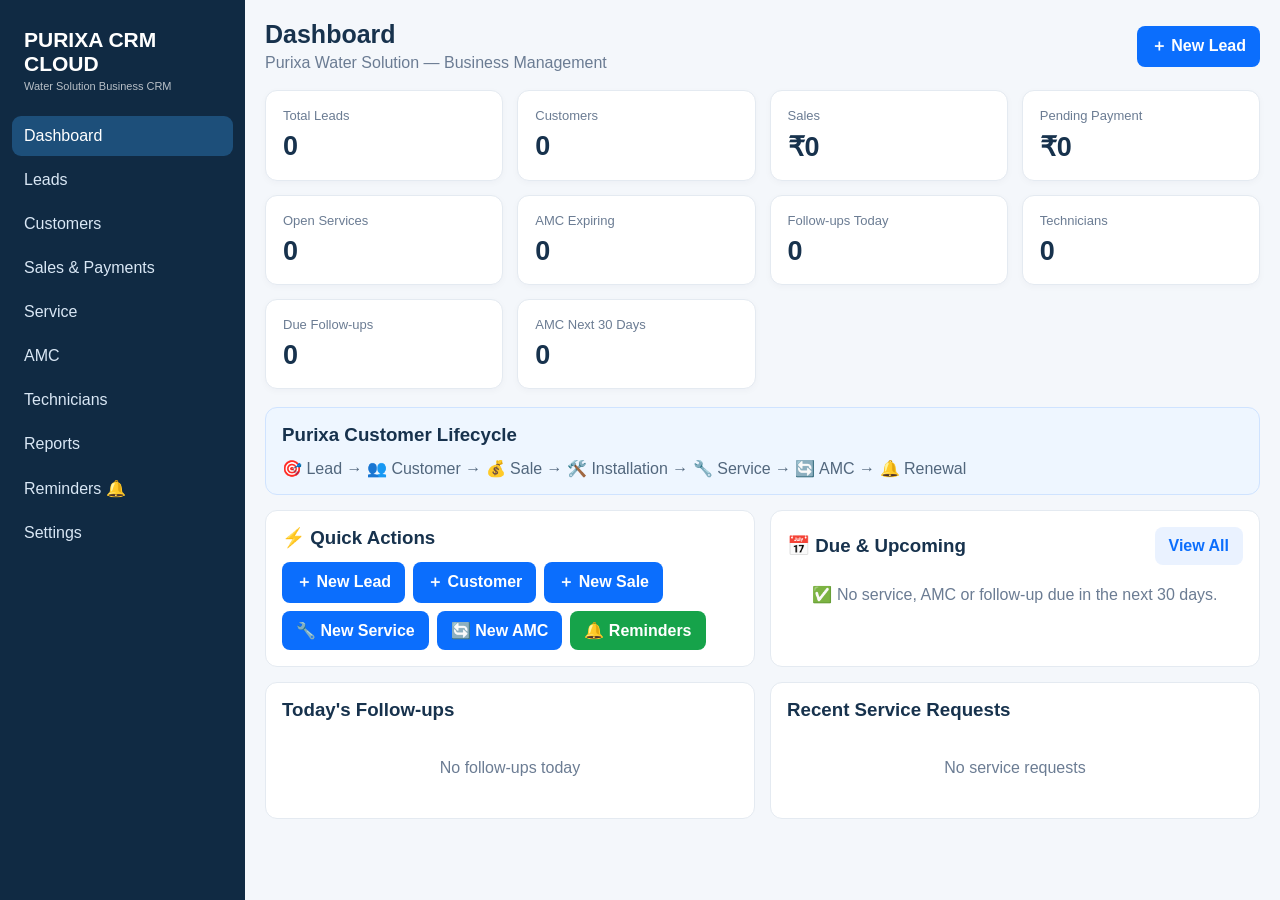
<file: Purixa_CRM_v18_Service_Bill_Review.html>
<!DOCTYPE html>
<html lang="en">
<head>
<meta charset="UTF-8">
<meta name="viewport" content="width=device-width,initial-scale=1">
<meta name="theme-color" content="#0b6efd">
<title>Purixa CRM Cloud — v18</title>
<style>
*{box-sizing:border-box}
:root{--blue:#0b6efd;--dark:#17324d;--bg:#f4f7fb;--card:#fff;--muted:#6b7c93;--line:#e4eaf1;--green:#16a34a;--red:#dc2626;--orange:#f59e0b}
body{margin:0;font-family:Arial,sans-serif;background:var(--bg);color:var(--dark)}
button,input,select,textarea{font:inherit}
button{cursor:pointer;border:0}
.app{display:flex;min-height:100vh}
.sidebar{width:245px;background:#102a43;color:#fff;position:fixed;left:0;top:0;bottom:0;padding:18px 12px;z-index:20;overflow:auto}
.brand{font-size:21px;font-weight:800;padding:10px 12px 22px}
.brand small{display:block;font-size:11px;font-weight:400;opacity:.7;margin-top:4px}
.nav button{width:100%;background:transparent;color:#d9e7f5;text-align:left;padding:11px 12px;border-radius:9px;margin:2px 0}
.nav button:hover,.nav button.active{background:#1d4f7a;color:#fff}
.main{margin-left:245px;width:calc(100% - 245px);padding:20px}
.top{display:flex;justify-content:space-between;align-items:center;gap:12px;margin-bottom:18px}
.top h1{margin:0;font-size:25px}.top p{margin:5px 0 0;color:var(--muted)}
.btn{padding:10px 14px;border-radius:8px;background:#eaf2ff;color:var(--blue);font-weight:700}
.btn.primary{background:var(--blue);color:#fff}.btn.green{background:var(--green);color:#fff}.btn.red{background:#fee2e2;color:var(--red)}
.cards{display:grid;grid-template-columns:repeat(4,1fr);gap:14px;margin-bottom:18px}
.card{background:var(--card);border:1px solid var(--line);border-radius:12px;padding:17px;box-shadow:0 2px 7px #102a4308}
.card .label{color:var(--muted);font-size:13px}.metric{font-size:27px;font-weight:800;margin-top:8px}
.grid2{display:grid;grid-template-columns:1fr 1fr;gap:15px}
.panel{background:#fff;border:1px solid var(--line);border-radius:12px;padding:16px;margin-bottom:15px}
.panel h3{margin:0 0 13px}.toolbar{display:flex;gap:8px;flex-wrap:wrap;margin-bottom:13px}
.search{flex:1;min-width:180px;padding:10px;border:1px solid var(--line);border-radius:8px}
.table-wrap{overflow:auto}table{width:100%;border-collapse:collapse;min-width:700px}
th,td{padding:11px 9px;border-bottom:1px solid var(--line);text-align:left;font-size:13px}
th{background:#f8fafc;color:#53677d}
.badge{display:inline-block;padding:5px 8px;border-radius:20px;font-size:11px;font-weight:700;background:#eef2ff;color:#3949ab}
.badge.green{background:#dcfce7;color:#166534}.badge.orange{background:#fef3c7;color:#92400e}.badge.red{background:#fee2e2;color:#991b1b}
.page{display:none}.page.active{display:block}
.form-grid{display:grid;grid-template-columns:repeat(2,1fr);gap:12px}
.field label{display:block;font-size:12px;color:var(--muted);margin-bottom:5px}
.field input,.field select,.field textarea{width:100%;padding:10px;border:1px solid var(--line);border-radius:8px;background:#fff}
.field.full{grid-column:1/-1}.actions{display:flex;gap:8px;justify-content:flex-end;margin-top:14px}
.modal{position:fixed;inset:0;background:#0008;display:none;align-items:center;justify-content:center;z-index:50;padding:15px}.modal.show{display:flex}
.modal-box{background:#fff;border-radius:14px;width:min(650px,100%);max-height:92vh;overflow:auto;padding:18px}
.modal-head{display:flex;justify-content:space-between;align-items:center;margin-bottom:15px}
.close{background:#f1f5f9;border-radius:50%;width:34px;height:34px}
.pipeline{display:grid;grid-template-columns:repeat(5,1fr);gap:10px;overflow:auto}
.stage{background:#f8fafc;border:1px solid var(--line);border-radius:10px;padding:10px;min-width:160px}
.stage h4{margin:0 0 9px;font-size:13px}.lead{background:#fff;border:1px solid var(--line);padding:10px;border-radius:8px;margin:7px 0}
.mini{font-size:11px;color:var(--muted);margin-top:4px}
.empty{text-align:center;color:var(--muted);padding:25px}
.toast{position:fixed;right:18px;bottom:18px;background:#102a43;color:#fff;padding:12px 15px;border-radius:9px;display:none;z-index:80}
.toast.show{display:block}
@media(max-width:900px){.sidebar{width:72px}.brand{font-size:0}.brand small{display:none}.nav button{font-size:0;text-align:center}.nav button:before{font-size:20px}.nav button[data-page="dashboard"]:before{content:"🏠"}.nav button[data-page="leads"]:before{content:"🎯"}.nav button[data-page="customers"]:before{content:"👥"}.nav button[data-page="sales"]:before{content:"💰"}.nav button[data-page="service"]:before{content:"🔧"}.nav button[data-page="amc"]:before{content:"🔄"}.nav button[data-page="technicians"]:before{content:"👨‍🔧"}.nav button[data-page="reports"]:before{content:"📊"}.nav button[data-page="reminders"]:before{content:"🔔"}.nav button[data-page="settings"]:before{content:"⚙️"}.main{margin-left:72px;width:calc(100% - 72px)}.cards{grid-template-columns:repeat(2,1fr)}.grid2{grid-template-columns:1fr}}
@media(max-width:560px){.main{padding:12px}.modal-box .cards{grid-template-columns:repeat(2,1fr)!important}.cards{grid-template-columns:1fr 1fr;gap:8px}.card{padding:12px}.metric{font-size:21px}.form-grid{grid-template-columns:1fr}.top h1{font-size:20px}.btn{padding:9px 10px}}
@media print{body>*:not(#invoiceModal){display:none!important}#invoiceModal{display:block!important;position:static}.modal-box{box-shadow:none!important;width:100%!important;max-width:none!important}}
</style>

<style>
.invoice{background:#fff;border:1px solid #ddd;border-radius:12px;padding:22px;max-width:760px;margin:auto}
.invoice h2{margin:0 0 4px}.invoice .inv-head{display:flex;justify-content:space-between;gap:20px;border-bottom:2px solid #eee;padding-bottom:14px;margin-bottom:14px}
.invoice table{width:100%;border-collapse:collapse}.invoice th,.invoice td{padding:9px;border-bottom:1px solid #eee;text-align:left}
.invoice .totals{margin-left:auto;max-width:320px}.invoice .totals div{display:flex;justify-content:space-between;padding:5px}
</style>

<style>.service-card{border:1px solid #e5e7eb;border-radius:12px;padding:14px;margin:10px 0;background:#fff}.service-card .row{display:flex;justify-content:space-between;gap:12px;flex-wrap:wrap}.mini{font-size:12px;opacity:.7}.page-head{display:flex;justify-content:space-between;align-items:center;gap:12px;margin-bottom:15px}.page-head h2{margin:0 0 4px}.page-head p{margin:0;color:var(--muted)}.amc-visits{font-weight:700}.amc-visits small{display:block;color:var(--muted);font-weight:400}.history-link{color:var(--blue);cursor:pointer;font-weight:700;margin-left:7px}
</style><style>
.lifecycle{display:grid;grid-template-columns:repeat(7,1fr);gap:7px;margin:12px 0 18px}.life-step{padding:9px 5px;border-radius:9px;background:#f1f5f9;text-align:center;font-size:11px;font-weight:700;color:#64748b;border:1px solid #e2e8f0}.life-step.done{background:#dcfce7;color:#166534;border-color:#bbf7d0}.life-step.current{background:#dbeafe;color:#1d4ed8;border-color:#bfdbfe}.profile-grid{display:grid;grid-template-columns:repeat(4,1fr);gap:10px;margin-bottom:15px}.profile-card{background:#f8fafc;border:1px solid #e4eaf1;border-radius:10px;padding:12px}.profile-card b{font-size:18px;display:block;margin-top:4px}.timeline{border-left:3px solid #dbeafe;margin:12px 0 0 8px;padding-left:15px}.timeline-item{position:relative;padding:8px 0 12px}.timeline-item:before{content:'';position:absolute;left:-22px;top:12px;width:10px;height:10px;border-radius:50%;background:#0b6efd}.section-title{display:flex;justify-content:space-between;align-items:center;gap:8px;margin-bottom:10px}.section-title h3{margin:0}.profile-actions{display:flex;gap:8px;flex-wrap:wrap;margin:10px 0 15px}@media(max-width:900px){.profile-grid{grid-template-columns:1fr 1fr}.lifecycle{grid-template-columns:repeat(4,1fr)}}@media(max-width:560px){.profile-grid{grid-template-columns:1fr 1fr}.lifecycle{grid-template-columns:repeat(2,1fr)}}
</style></head>
<body>
<div class="app">
<aside class="sidebar">
  <div class="brand">PURIXA CRM CLOUD<small>Water Solution Business CRM</small></div>
  <nav class="nav">
    <button class="active" data-page="dashboard">Dashboard</button>
    <button data-page="leads">Leads</button>
    <button data-page="customers">Customers</button>
    <button data-page="sales">Sales & Payments</button>
    <button data-page="service">Service</button>
    <button data-page="amc">AMC</button>
    <button data-page="technicians">Technicians</button>
    <button data-page="reports">Reports</button>
    <button data-page="reminders">Reminders 🔔</button>
    <button data-page="settings">Settings</button>
  </nav>
</aside>

<main class="main">
  <div class="top">
    <div><h1 id="pageTitle">Dashboard</h1><p>Purixa Water Solution — Business Management</p></div>
    <div><button id="topActionBtn" class="btn primary" onclick="openModal('leadModal')">＋ New Lead</button></div>
  </div>

  <section id="dashboard" class="page active">
    <div class="cards">
      <div class="card"><div class="label">Total Leads</div><div class="metric" id="mLeads">0</div></div>
      <div class="card"><div class="label">Customers</div><div class="metric" id="mCustomers">0</div></div>
      <div class="card"><div class="label">Sales</div><div class="metric" id="mSales">₹0</div></div>
      <div class="card"><div class="label">Pending Payment</div><div class="metric" id="mPending">₹0</div></div>
      <div class="card"><div class="label">Open Services</div><div class="metric" id="mService">0</div></div>
      <div class="card"><div class="label">AMC Expiring</div><div class="metric" id="mAMC">0</div></div>
      <div class="card"><div class="label">Follow-ups Today</div><div class="metric" id="mFollow">0</div></div>
      <div class="card"><div class="label">Technicians</div><div class="metric" id="mTech">0</div></div><div class="card"><div class="label">Due Follow-ups</div><div class="metric" id="mDue">0</div></div><div class="card"><div class="label">AMC Next 30 Days</div><div class="metric" id="mAMC30">0</div></div>
    </div>
    <div class="panel" style="background:#eef6ff;border-color:#cfe3ff">
      <h3>Purixa Customer Lifecycle</h3>
      <p style="margin:0;color:#52677d">🎯 Lead → 👥 Customer → 💰 Sale → 🛠️ Installation → 🔧 Service → 🔄 AMC → 🔔 Renewal</p>
    </div>

    <div class="grid2">
      <div class="panel">
        <h3>⚡ Quick Actions</h3>
        <div class="toolbar" style="margin:0">
          <button class="btn primary" onclick="openModal('leadModal')">＋ New Lead</button>
          <button class="btn primary" onclick="openModal('customerModal')">＋ Customer</button>
          <button class="btn primary" onclick="openModal('saleModal')">＋ New Sale</button>
          <button class="btn primary" onclick="openServiceModal()">🔧 New Service</button>
          <button class="btn primary" onclick="openAMCModal()">🔄 New AMC</button>
          <button class="btn green" onclick="goToPage('reminders')">🔔 Reminders</button>
        </div>
      </div>

      <div class="panel">
        <div class="toolbar" style="justify-content:space-between;align-items:center;margin-bottom:8px">
          <h3 style="margin:0">📅 Due & Upcoming</h3>
          <button class="btn" onclick="goToPage('reminders')">View All</button>
        </div>
        <div id="dashboardDueUpcoming"></div>
      </div>
    </div>

    <div class="grid2">
      <div class="panel"><h3>Today's Follow-ups</h3><div id="todayFollow"></div></div>
      <div class="panel"><h3>Recent Service Requests</h3><div id="recentService"></div></div>
    </div>
  </section>

  <section id="leads" class="page">
    <div class="panel">
      <div class="toolbar"><input class="search" id="leadSearch" placeholder="Search leads..." oninput="renderLeads()"><button class="btn primary" onclick="openModal('leadModal')">＋ Add Lead</button></div>
      <div class="pipeline" id="pipeline"></div>
    </div>
  </section>

  <section id="customers" class="page">
    <div class="panel">
      <div class="toolbar"><input class="search" id="customerSearch" placeholder="Search customer..." oninput="renderCustomers()"><button class="btn primary" onclick="openModal('customerModal')">＋ Add Customer</button></div>
      <div class="table-wrap"><table><thead><tr><th>Name</th><th>Mobile</th><th>Product</th><th>Purchase</th><th>AMC</th><th>Actions</th></tr></thead><tbody id="customerTable"></tbody></table></div>
    </div>
  </section>

  <section id="sales" class="page">
    <div class="panel">
      <div class="toolbar"><button class="btn primary" onclick="openModal('saleModal')">＋ New Sale</button></div>
      <div class="table-wrap"><table><thead><tr><th>Date</th><th>Customer</th><th>Product</th><th>Total</th><th>Paid</th><th>Pending</th><th>Status</th><th>Actions</th></tr></thead><tbody id="salesTable"></tbody></table></div>
    </div>
  </section>

  <section id="service" class="page">
    <div class="panel">
      <div class="toolbar" style="justify-content:space-between;align-items:center"><div><h3 style="margin:0">Service Management</h3><div class="mini">Service requests, technician assignment and service history</div></div><button class="btn primary" onclick="openServiceModal()">＋ New Service</button></div>
      <div class="toolbar"><input class="search" id="serviceSearch" placeholder="Search customer or service..." oninput="renderServices()"></div>
      <div id="serviceList"></div>
    </div>
  </section>

  <section id="amc" class="page">
    <div class="panel">
      <div class="toolbar" style="justify-content:space-between;align-items:center">
        <div><h3 style="margin:0">AMC Management</h3><div class="mini">Annual Maintenance Contracts, renewals and service schedule</div></div>
        <button class="btn primary" onclick="openAMCModal()">＋ Add AMC</button>
      </div>
      <div class="table-wrap"><table><thead><tr><th>Customer</th><th>Start</th><th>End</th><th>Amount</th><th>Visits</th><th>Next Service</th><th>Status</th><th>Actions</th></tr></thead><tbody id="amcTable"></tbody></table></div>
    </div>
  </section>

  <section id="technicians" class="page">
    <div class="panel">
      <div class="toolbar"><button class="btn primary" onclick="openModal('techModal')">＋ Add Technician</button></div>
      <div class="table-wrap"><table><thead><tr><th>Name</th><th>Mobile</th><th>Area</th><th>Status</th><th>Jobs</th></tr></thead><tbody id="techTable"></tbody></table></div>
    </div>
  </section>

  <section id="reports" class="page">
    <div class="cards">
      <div class="card"><div class="label">Conversion Rate</div><div class="metric" id="rConversion">0%</div></div>
      <div class="card"><div class="label">Collected</div><div class="metric" id="rCollected">₹0</div></div>
      <div class="card"><div class="label">Service Revenue</div><div class="metric" id="rService">₹0</div></div>
      <div class="card"><div class="label">AMC Revenue</div><div class="metric" id="rAMC">₹0</div></div>
    </div>
    <div class="panel"><h3>Business Summary</h3><div id="reportSummary"></div></div>
  </section>


  <section id="reminders" class="page">
    <div class="panel">
      <div class="toolbar">
        <button class="btn primary" onclick="renderReminders()">🔄 Refresh Reminders</button>
        <button class="btn green" onclick="sendAllDueWhatsApp()">💬 WhatsApp Due Customers</button>
      </div>
      <h3>🔔 Service & AMC Reminders</h3>
      <p class="mini">यहाँ आज और अगले 30 दिनों के service follow-ups तथा AMC expiry दिखाई जाएगी।</p>
      <div id="reminderList"></div>
    </div>
  </section>

  <section id="settings" class="page">
    <div class="panel">
      <h3>Purixa CRM Settings</h3>
      <p class="mini">This single-file version stores data in this browser using localStorage.</p>
      <div class="panel" style="background:#f8fbff">
        <h3 style="margin-bottom:6px">⭐ Google Review Link</h3>
        <p class="mini">Service complete hone par Bill + Review WhatsApp message me ye link jayega.</p>
        <div class="toolbar">
          <input class="search" id="reviewLink" placeholder="Paste your Google Review link here">
          <button class="btn primary" onclick="saveReviewLink()">💾 Save Review Link</button>
        </div>
      </div>
      <div class="toolbar">
        <button class="btn" onclick="exportData()">Export Backup</button>
        <button class="btn" onclick="document.getElementById('importFile').click()">Import Backup</button>
        <button class="btn red" onclick="resetData()">Reset Demo Data</button>
        <input id="importFile" type="file" accept=".json" style="display:none" onchange="importData(event)">
      </div>
    </div>
  </section>
</main>
</div>

<!-- Lead Modal -->

<div class="modal" id="invoiceModal"><div class="modal-box">
<div class="modal-head"><h3>🧾 Invoice / Receipt</h3><button class="close" onclick="closeModal('invoiceModal')">×</button></div>
<div id="invoicePreview" class="invoice"></div>
<div class="toolbar">
<button class="btn primary" onclick="window.print()">🖨️ Print</button>
<button class="btn green" onclick="shareInvoiceWhatsApp()">💬 WhatsApp</button>
</div>
</div></div>

<div class="modal" id="leadModal"><div class="modal-box">
<div class="modal-head"><h3>New Lead</h3><button class="close" onclick="closeModal('leadModal')">×</button></div>
<form onsubmit="saveLead(event)"><div class="form-grid">
<div class="field"><label>Name *</label><input id="leadName" required></div>
<div class="field"><label>Mobile *</label><input id="leadMobile" required></div>
<div class="field"><label>Product</label><input id="leadProduct" placeholder="RO / UV / Commercial RO"></div>
<div class="field"><label>Source</label><select id="leadSource"><option>Phone</option><option>WhatsApp</option><option>Website</option><option>Facebook</option><option>Instagram</option><option>Walk-in</option><option>Referral</option></select></div>
<div class="field"><label>Follow-up Date</label><input id="leadFollow" type="date"></div>
<div class="field"><label>Status</label><select id="leadStatus"><option>New</option><option>Contacted</option><option>Interested</option><option>Site Visit</option><option>Quotation</option><option>Negotiation</option><option>Won</option><option>Lost</option></select></div>
<div class="field full"><label>Address / Notes</label><textarea id="leadNotes" rows="3"></textarea></div>
</div><div class="actions"><button type="button" class="btn" onclick="closeModal('leadModal')">Cancel</button><button class="btn primary">Save Lead</button></div></form>
</div></div>

<!-- Customer Modal -->
<div class="modal" id="customerModal"><div class="modal-box">
<div class="modal-head"><h3>New Customer</h3><button class="close" onclick="closeModal('customerModal')">×</button></div>
<form onsubmit="saveCustomer(event)"><div class="form-grid">
<div class="field"><label>Name *</label><input id="custName" required></div><div class="field"><label>Mobile *</label><input id="custMobile" required></div>
<div class="field"><label>Product / Model</label><input id="custProduct"></div><div class="field"><label>Purchase Date</label><input id="custPurchase" type="date"></div>
<div class="field"><label>Installation Date</label><input id="custInstall" type="date"></div><div class="field"><label>AMC End Date</label><input id="custAMC" type="date"></div><div class="field"><label>Installation Status</label><select id="custInstallStatus"><option>Pending</option><option>Scheduled</option><option>Completed</option></select></div><div class="field"><label>Next Service Date</label><input id="custNextService" type="date"></div>
<div class="field full"><label>Address</label><textarea id="custAddress" rows="3"></textarea></div>
</div><div class="actions"><button type="button" class="btn" onclick="closeModal('customerModal')">Cancel</button><button class="btn primary">Save Customer</button></div></form>
</div></div>

<!-- Sale Modal -->
<div class="modal" id="saleModal"><div class="modal-box">
<div class="modal-head"><h3>New Sale</h3><button class="close" onclick="closeModal('saleModal')">×</button></div>
<form onsubmit="saveSale(event)"><div class="form-grid">
<div class="field"><label>Customer *</label><input id="saleCustomer" required></div><div class="field"><label>Product</label><input id="saleProduct"></div>
<div class="field"><label>Total Amount</label><input id="saleTotal" type="number" min="0" value="0"></div><div class="field"><label>Paid Amount</label><input id="salePaid" type="number" min="0" value="0"></div><div class="field"><label>Payment Mode</label><select id="saleMode"><option>Cash</option><option>UPI</option><option>Bank Transfer</option><option>Card</option><option>Pending</option></select></div>
</div><div class="actions"><button type="button" class="btn" onclick="closeModal('saleModal')">Cancel</button><button class="btn primary">Save Sale</button></div></form>
</div></div>

<!-- Service Modal -->
<div class="modal" id="serviceModal"><div class="modal-box">
<div class="modal-head"><h3 id="serviceModalTitle">New Service Request</h3><button class="close" onclick="closeModal('serviceModal')">×</button></div>
<form onsubmit="saveService(event)"><div class="form-grid">
<div class="field"><label>Customer *</label><select id="svcCustomer" required><option value="">Select Customer</option></select></div>
<div class="field"><label>Mobile</label><input id="svcMobile" readonly></div>
<div class="field"><label>Problem / Service Type *</label><select id="svcProblem" required><option value="">Select Service</option><option>General Service</option><option>Filter Change</option><option>RO / Membrane</option><option>Pump Problem</option><option>Leakage</option><option>Water Quality</option><option>Installation</option><option>Other</option></select></div>
<div class="field"><label>Technician</label><select id="svcTech"><option value="">Unassigned</option></select></div>
<div class="field"><label>Status</label><select id="svcStatus"><option>Open</option><option>Assigned</option><option>On The Way</option><option>In Progress</option><option>Completed</option><option>Cancelled</option></select></div>
<div class="field"><label>Service Amount</label><input id="svcAmount" type="number" min="0" value="0"></div>
<div class="field"><label>Service Date</label><input id="svcDate" type="date"></div>
<div class="field"><label>Next Follow-up</label><input id="svcFollow" type="date"></div>
<div class="field full"><label>Notes</label><textarea id="svcNotes" rows="3" placeholder="Service details / parts required / customer complaint"></textarea></div><div class="field full"><div class="mini">💬 Status ko <b>Completed</b> karne par CRM WhatsApp me Service Bill + Review request kholega.</div></div>
</div><div class="actions"><button type="button" class="btn" onclick="closeModal('serviceModal')">Cancel</button><button class="btn primary">💾 Save Service</button></div></form>
</div></div>

<div class="modal" id="serviceDetailModal"><div class="modal-box"><div class="modal-head"><h3>Service Details</h3><button class="close" onclick="closeModal('serviceDetailModal')">×</button></div><div id="serviceDetail"></div></div></div>

<!-- AMC Modal -->
<div class="modal" id="amcModal"><div class="modal-box">
<div class="modal-head"><h3 id="amcModalTitle">New AMC</h3><button class="close" onclick="closeModal('amcModal')">×</button></div>
<form onsubmit="saveAMC(event)"><div class="form-grid">
<div class="field"><label>Customer *</label><select id="amcCustomer" required><option value="">Select Customer</option></select></div>
<div class="field"><label>AMC Amount</label><input id="amcAmount" type="number" min="0" value="0"></div>
<div class="field"><label>Start Date</label><input id="amcStart" type="date"></div><div class="field"><label>End Date</label><input id="amcEnd" type="date"></div>
<div class="field"><label>Total Visits</label><input id="amcVisits" type="number" min="0" value="4"></div><div class="field"><label>Next Service Date</label><input id="amcNext" type="date"></div>
</div><div class="actions"><button type="button" class="btn" onclick="closeModal('amcModal')">Cancel</button><button class="btn primary">💾 Save AMC</button></div></form>
</div></div>

<!-- AMC Visit Modal -->
<div class="modal" id="amcVisitModal"><div class="modal-box">
<div class="modal-head"><h3 id="amcVisitModalTitle">New AMC Visit</h3><button class="close" onclick="closeModal('amcVisitModal')">×</button></div>
<form onsubmit="saveAMCVisit(event)"><div class="form-grid">
<div class="field"><label>Customer</label><input id="visitCustomer" readonly></div>
<div class="field"><label>Visit Date *</label><input id="visitDate" type="date" required></div>
<div class="field"><label>Technician</label><select id="visitTechnician"><option value="">Unassigned</option></select></div>
<div class="field"><label>Status</label><select id="visitStatus"><option>Completed</option><option>Scheduled</option><option>In Progress</option><option>Cancelled</option></select></div>
<div class="field full"><label>Customer Complaint</label><textarea id="visitComplaint" rows="2" placeholder="Customer complaint / problem"></textarea></div>
<div class="field full"><label>Work Done</label><textarea id="visitWork" rows="2" placeholder="Service work completed"></textarea></div>
<div class="field full"><label>Parts Used</label><textarea id="visitParts" rows="2" placeholder="Filter, membrane, pump, pipe, etc."></textarea></div>
<div class="field"><label>Service Charge</label><input id="visitCharge" type="number" min="0" value="0"></div>
<div class="field"><label>Next Service Date</label><input id="visitNextService" type="date"></div>
<div class="field full"><label>Notes</label><textarea id="visitNotes" rows="2" placeholder="Additional notes"></textarea></div>
</div><div class="actions"><button type="button" class="btn" onclick="closeModal('amcVisitModal')">Cancel</button><button class="btn primary">💾 Save Visit</button></div></form>
</div></div>

<div class="modal" id="amcHistoryModal"><div class="modal-box" style="width:min(900px,100%)">
<div class="modal-head"><h3>AMC Visit History</h3><button class="close" onclick="closeModal('amcHistoryModal')">×</button></div>
<div id="amcHistoryBody"></div></div></div>

<!-- Tech Modal -->
<div class="modal" id="techModal"><div class="modal-box">
<div class="modal-head"><h3>New Technician</h3><button class="close" onclick="closeModal('techModal')">×</button></div>
<form onsubmit="saveTech(event)"><div class="form-grid">
<div class="field"><label>Name *</label><input id="techName" required></div><div class="field"><label>Mobile</label><input id="techMobile"></div>
<div class="field"><label>Area</label><input id="techArea" placeholder="Rajkot / Area"></div><div class="field"><label>Status</label><select id="techStatus"><option>Available</option><option>Busy</option><option>Off Duty</option></select></div>
</div><div class="actions"><button type="button" class="btn" onclick="closeModal('techModal')">Cancel</button><button class="btn primary">Save Technician</button></div></form>
</div></div>



<div class="modal" id="editCustomerModal"><div class="modal-box">
<div class="modal-head"><h3>Edit Customer</h3><button class="close" onclick="closeModal('editCustomerModal')">×</button></div>
<div class="form-grid">
<div class="field"><label>Name</label><input id="editCustName"></div>
<div class="field"><label>Mobile</label><input id="editCustMobile" type="tel"></div>
<div class="field"><label>Product</label><input id="editCustProduct"></div>
<div class="field"><label>Purchase Date</label><input id="editCustPurchase" type="date"></div>
<div class="field"><label>Installation Date</label><input id="editCustInstall" type="date"></div>
<div class="field"><label>Installation Status</label><select id="editCustInstallStatus"><option>Pending</option><option>Scheduled</option><option>Completed</option></select></div>
<div class="field"><label>Next Service Date</label><input id="editCustNextService" type="date"></div>
<div class="field"><label>AMC End Date</label><input id="editCustAMC" type="date"></div>
<div class="field full"><label>Address</label><textarea id="editCustAddress" rows="3"></textarea></div>
<div class="field full"><label>Notes</label><textarea id="editCustNotes" rows="3"></textarea></div>
</div>
<div class="toolbar"><button class="btn primary" onclick="saveCustomerEdit()">💾 Save Changes</button></div>
</div></div>

<!-- Customer Profile Modal -->
<div class="modal" id="customerProfileModal"><div class="modal-box" style="width:min(900px,100%)">
<div class="modal-head">
  <div><h3 id="profileName">Customer Profile</h3><div class="mini" id="profileMobile"></div></div>
  <button class="close" onclick="closeModal('customerProfileModal')">×</button>
</div>
<div id="profileBody"></div>
</div></div>

<div class="toast" id="toast"></div>

<script>
const KEY="purixaCRM_v1";
const today=new Date().toISOString().slice(0,10);
const emptyDB=()=>({leads:[],customers:[],sales:[],services:[],amcs:[],technicians:[]});
let db=loadDB();
let editingCustomerId=null, editingServiceId=null, currentInvoiceMobile="", currentAMCVisitId=null, editingAMCVisitIndex=null;

function loadDB(){
  try{
    const raw=JSON.parse(localStorage.getItem(KEY)||"null")||emptyDB();
    const d=Object.assign(emptyDB(),raw);
    ["leads","customers","sales","services","amcs","technicians"].forEach(k=>{if(!Array.isArray(d[k]))d[k]=[]});
    d.customers.forEach(c=>{c.notes=c.notes||""});
    d.sales.forEach(s=>{s.total=Number(s.total??s.amount??0);s.paid=Number(s.paid??0);s.pending=Math.max(0,s.total-s.paid);s.paymentStatus=salePaymentStatus(s)});
    d.services=d.services.map(s=>normalizeService(s,d));
    d.amcs=(d.amcs||[]).map(a=>{
      if(!a.customerId){
        const c=d.customers.find(c=>String(c.name).toLowerCase()===String(a.customer||"").toLowerCase());
        if(c)a.customerId=c.id;
      }
      a.visitsTotal=Number(a.visitsTotal??a.visits??0);
      if(!Array.isArray(a.visitHistory))a.visitHistory=[];
      if(!a.visitsTotal && a.visits) a.visitsTotal=Number(a.visits)||0;
      return a;
    });
    syncCustomerAMCFields(d);
    return d;
  }catch(e){return emptyDB()}
}
function syncCustomerAMCFields(d){
  (d.customers||[]).forEach(c=>{
    const records=(d.amcs||[]).filter(a=>a.customerId===c.id || (!a.customerId && String(a.customer||"").toLowerCase()===String(c.name||"").toLowerCase()));
    if(records.length){
      const latest=records.filter(a=>a.end).sort((a,b)=>String(b.end).localeCompare(String(a.end)))[0];
      if(latest)c.amc=latest.end;
    }
    c.amc=c.amc||"";
  });
}

function getAMCExpiryRecords(){
  const byCustomer=new Map();
  (db.amcs||[]).forEach(a=>{
    if(!a.end)return;
    const key=a.customerId||String(a.customer||"").toLowerCase();
    const prev=byCustomer.get(key);
    if(!prev || String(a.end)>String(prev.end))byCustomer.set(key,a);
  });
  return [...byCustomer.values()];
}

function normalizeService(s,d=emptyDB()){
  const customerId=Number(s.customerId)||null;
  const customer= s.customer || (d.customers||[]).find(c=>c.id===customerId)?.name || "";
  const mobile= s.mobile || (d.customers||[]).find(c=>c.id===customerId)?.mobile || "";
  const technicianId=Number(s.technicianId)||null;
  const tech= s.tech || (d.technicians||[]).find(x=>x.id===technicianId)?.name || "";
  return {id:s.id||Date.now()+Math.random(),customerId,customer,mobile,problem:s.problem||s.type||"General Service",tech,technicianId,status:s.status||"Open",amount:Number(s.amount??s.charge??0),charge:Number(s.charge??s.amount??0),date:s.date||today,follow:s.follow||"",notes:s.notes||""};
}
function persist(){localStorage.setItem(KEY,JSON.stringify(db));renderAll()}
function money(n){return "₹"+Number(n||0).toLocaleString("en-IN",{maximumFractionDigits:2})}
function esc(s){return String(s??"").replace(/[&<>"']/g,m=>({"&":"&amp;","<":"&lt;",">":"&gt;",'"':"&quot;","'":"&#039;"}[m]))}
function toast(t){const x=document.getElementById("toast");if(!x)return;x.textContent=t;x.classList.add("show");setTimeout(()=>x.classList.remove("show"),2200)}
function openModal(id){const x=document.getElementById(id);if(x)x.classList.add("show")}
function closeModal(id){const x=document.getElementById(id);if(x)x.classList.remove("show")}

const pageActions={dashboard:["＋ New Lead","openModal('leadModal')"],leads:["＋ Add Lead","openModal('leadModal')"],customers:["＋ Add Customer","openModal('customerModal')"],sales:["＋ New Sale","openModal('saleModal')"],service:["＋ New Service","openServiceModal()"],amc:["＋ Add AMC","openAMCModal()"],technicians:["＋ Add Technician","openModal('techModal')"],reports:["",""],reminders:["",""],settings:["",""]};
function updateTopAction(pageName){const b=document.getElementById("topActionBtn");if(!b)return;const a=pageActions[pageName]||["",""];if(!a[0]){b.style.display="none";return}b.style.display="inline-block";b.textContent=a[0];b.setAttribute("onclick",a[1]);}
document.querySelectorAll(".nav button").forEach(b=>b.onclick=()=>{
  document.querySelectorAll(".nav button").forEach(x=>x.classList.remove("active"));b.classList.add("active");
  document.querySelectorAll(".page").forEach(x=>x.classList.remove("active"));
  const page=document.getElementById(b.dataset.page);if(page)page.classList.add("active");
  const pageName=b.dataset.page;document.getElementById("pageTitle").textContent=b.textContent.replace(" 🔔","");
  updateTopAction(pageName);
  renderAll();
});

function saveLead(e){e.preventDefault();db.leads.unshift({id:Date.now(),name:leadName.value.trim(),mobile:leadMobile.value.trim(),product:leadProduct.value.trim(),source:leadSource.value,follow:leadFollow.value,status:leadStatus.value,notes:leadNotes.value.trim(),created:today});persist();e.target.reset();closeModal("leadModal");toast("Lead saved")}
function saveCustomer(e){e.preventDefault();const mobile=custMobile.value.trim();if(db.customers.some(x=>x.mobile===mobile)){toast("Customer with this mobile already exists");return}db.customers.unshift({id:Date.now(),name:custName.value.trim(),mobile,product:custProduct.value.trim(),purchase:custPurchase.value,install:custInstall.value,amc:custAMC.value,installStatus:custInstallStatus.value,nextService:custNextService.value,address:custAddress.value.trim(),notes:""});persist();e.target.reset();closeModal("customerModal");toast("Customer saved")}
function saveSale(e){e.preventDefault();let total=+saleTotal.value||0,paid=+salePaid.value||0;if(total<=0){toast("Enter total amount");return}if(paid>total){toast("Paid amount cannot exceed total");return}const c=db.customers.find(x=>x.name.toLowerCase()===saleCustomer.value.trim().toLowerCase());db.sales.unshift({id:Date.now(),date:today,customerId:c?.id||null,customer:saleCustomer.value.trim(),mobile:c?.mobile||"",product:saleProduct.value.trim(),total,amount:total,paid,pending:Math.max(0,total-paid),mode:saleMode.value,paymentStatus:salePaymentStatus({total,paid})});persist();e.target.reset();closeModal("saleModal");toast("Sale saved")}

function fillServiceCustomerOptions(selectedId=""){
  const s=document.getElementById("svcCustomer");if(!s)return;
  s.innerHTML='<option value="">Select Customer</option>'+db.customers.map(c=>`<option value="${c.id}">${esc(c.name)} — ${esc(c.mobile||"")}</option>`).join("");
  if(selectedId!==""&&selectedId!==null)s.value=String(selectedId);
  const t=document.getElementById("svcTech");if(t)t.innerHTML='<option value="">Unassigned</option>'+db.technicians.map(x=>`<option value="${x.id}">${esc(x.name)}</option>`).join("");
  const date=document.getElementById("svcDate");if(date&&!date.value)date.value=today;
}
document.getElementById("svcCustomer")?.addEventListener("change",()=>{const c=db.customers.find(x=>x.id===Number(svcCustomer.value));svcMobile.value=c?.mobile||""});
function openServiceModal(customerId=""){
  editingServiceId=null;document.getElementById("serviceModalTitle").textContent="New Service Request";
  fillServiceCustomerOptions(customerId);document.getElementById("svcMobile").value="";document.getElementById("svcProblem").value="";document.getElementById("svcTech").value="";document.getElementById("svcStatus").value="Open";document.getElementById("svcAmount").value="0";document.getElementById("svcDate").value=today;document.getElementById("svcFollow").value="";document.getElementById("svcNotes").value="";
  if(customerId){const c=db.customers.find(x=>x.id===Number(customerId));if(c)document.getElementById("svcMobile").value=c.mobile||""}
  openModal("serviceModal");
}
function openCustomerService(id){const c=db.customers.find(x=>x.id===Number(id));if(!c)return;openServiceModal(c.id)}
function saveService(e){e.preventDefault();const cid=Number(svcCustomer.value);const c=db.customers.find(x=>x.id===cid);if(!c){toast("Please select a customer");return}const tid=Number(svcTech.value)||null;const tech=db.technicians.find(x=>x.id===tid);const data={customerId:cid,customer:c.name,mobile:c.mobile||"",problem:svcProblem.value||"General Service",tech:tech?.name||"",technicianId:tid,status:svcStatus.value,amount:+svcAmount.value||0,charge:+svcAmount.value||0,date:svcDate.value||today,follow:svcFollow.value,notes:svcNotes.value.trim()};let savedId=null,sendCompleted=false;
  if(editingServiceId){const s=db.services.find(x=>x.id===editingServiceId);if(s){const wasCompleted=s.status==="Completed";Object.assign(s,data);savedId=s.id;sendCompleted=!wasCompleted&&data.status==="Completed"}}else{savedId=Date.now();db.services.unshift({id:savedId,...data});sendCompleted=data.status==="Completed"}
  persist();e.target.reset();closeModal("serviceModal");toast(editingServiceId?"Service updated":"Service saved");editingServiceId=null;
  if(sendCompleted){setTimeout(()=>sendServiceBillAndReviewWhatsApp(savedId),450)}
}
function editService(id){const s=db.services.find(x=>x.id===id);if(!s)return;editingServiceId=id;document.getElementById("serviceModalTitle").textContent="Edit Service Request";fillServiceCustomerOptions(s.customerId||"");svcMobile.value=s.mobile||db.customers.find(c=>c.id===s.customerId)?.mobile||"";svcProblem.value=s.problem||"General Service";svcTech.value=s.technicianId?String(s.technicianId):"";svcStatus.value=s.status||"Open";svcAmount.value=s.amount??s.charge??0;svcDate.value=s.date||today;svcFollow.value=s.follow||"";svcNotes.value=s.notes||"";openModal("serviceModal")}
function viewService(id){const s=db.services.find(x=>x.id===id);if(!s)return;const c=db.customers.find(x=>x.id===s.customerId)||{};const t=db.technicians.find(x=>x.id===s.technicianId)||{};const completedBtn=s.status==="Completed"?`<button class="btn green" onclick="sendServiceBillAndReviewWhatsApp(${s.id})">📲 Bill + Review WhatsApp</button>`:"";document.getElementById("serviceDetail").innerHTML=`<div class="service-card"><h3>${esc(c.name||s.customer||"-")}</h3><p><b>Mobile:</b> ${esc(c.mobile||s.mobile||"-")}</p><p><b>Date:</b> ${esc(s.date||"-")}</p><p><b>Problem:</b> ${esc(s.problem||"-")}</p><p><b>Technician:</b> ${esc(t.name||s.tech||"Unassigned")}</p><p><b>Status:</b> ${statusBadge(s.status||"Open")}</p><p><b>Charge:</b> ${money(s.amount??s.charge??0)}</p><p><b>Follow-up:</b> ${esc(s.follow||"-")}</p><p><b>Details:</b> ${esc(s.notes||"-")}</p><div class="toolbar"><button class="btn primary" onclick="closeModal('serviceDetailModal');editService(${s.id})">✏️ Edit</button><button class="btn" onclick="callNoByService(${s.id})">📞 Call</button><button class="btn" onclick="waByService(${s.id})">💬 WhatsApp</button>${completedBtn}<button class="btn red" onclick="del('services',${s.id});closeModal('serviceDetailModal')">Delete</button></div></div>`;openModal("serviceDetailModal")}
function callNoByService(id){const s=db.services.find(x=>x.id===id);callNo(s?.mobile||db.customers.find(c=>c.id===s?.customerId)?.mobile)}
function getReviewLink(){return String(localStorage.getItem("purixa_google_review_link")||"").trim()}
function saveReviewLink(){const el=document.getElementById("reviewLink");if(!el)return;localStorage.setItem("purixa_google_review_link",el.value.trim());toast(el.value.trim()?"Google Review link saved":"Review link cleared")}
function loadReviewLink(){const el=document.getElementById("reviewLink");if(el)el.value=getReviewLink()}
function serviceBillText(s){
  const c=db.customers.find(x=>x.id===s.customerId)||{};
  const billNo=s.serviceInvoiceNo||("PWS-SVC-"+String(s.id).replace(/\D/g,"").slice(-6).padStart(6,"0"));
  s.serviceInvoiceNo=billNo;
  const amount=Number(s.amount??s.charge??0);
  const review=getReviewLink();
  let text=`*PURIXA WATER SOLUTION*\n🔧 *SERVICE BILL / RECEIPT*\n\nBill No: ${billNo}\nDate: ${s.date||today}\nCustomer: ${c.name||s.customer||"Customer"}\nMobile: ${c.mobile||s.mobile||"-"}\nService: ${s.problem||"General Service"}\nTechnician: ${s.tech||"Unassigned"}\nWork/Details: ${s.notes||"-"}\nAmount: ${money(amount)}\nStatus: ${s.status||"Completed"}\n\nThank you for choosing Purixa Water Solution.`;
  text+=`\n\n⭐ *Please share your feedback*\nAapki service experience humein batayein. Aapka review hamare liye bahut important hai.`;
  if(review)text+=`\n\nGoogle Review: ${review}`;
  else text+=`\nGoogle par Purixa Water Solution ko review dena na bhoolein.`;
  return text;
}
function sendServiceBillAndReviewWhatsApp(id){
  const s=db.services.find(x=>x.id===id);if(!s)return;
  if(s.status!=="Completed"){toast("Service must be Completed first");return}
  const c=db.customers.find(x=>x.id===s.customerId)||{};
  const mobile=c.mobile||s.mobile||"";
  if(!mobile){toast("Customer mobile number not available");return}
  s.serviceInvoiceNo=s.serviceInvoiceNo||("PWS-SVC-"+String(s.id).replace(/\D/g,"").slice(-6).padStart(6,"0"));
  localStorage.setItem(KEY,JSON.stringify(db));
  wa(mobile,serviceBillText(s));
}
function waByService(id){const s=db.services.find(x=>x.id===id);wa(s?.mobile||db.customers.find(c=>c.id===s?.customerId)?.mobile,`Hello, this is Purixa Water Solution regarding your service request.`)}

let editingAMCId=null, renewingAMCId=null;
function addDays(dateStr,days){if(!dateStr)return "";const d=new Date(dateStr+"T00:00:00");d.setDate(d.getDate()+Number(days||0));return d.toISOString().slice(0,10)}
function openAMCRenewal(id){const a=db.amcs.find(x=>x.id===id);if(!a)return;const c=db.customers.find(x=>x.id===a.customerId)||db.customers.find(x=>String(x.name||"").toLowerCase()===String(a.customer||"").toLowerCase());if(!c){toast("Customer not found");return}renewingAMCId=id;editingAMCId=null;document.getElementById("amcModalTitle").textContent="🔄 Renew AMC";fillAMCCustomerOptions(c.id);amcAmount.value=a.amount||0;const newStart=a.end?addDays(a.end,1):today;amcStart.value=newStart;amcEnd.value=addDays(newStart,365);amcVisits.value=Number(a.visitsTotal??a.visits??4)||4;amcNext.value=addDays(newStart,90);openModal("amcModal")}
function fillAMCCustomerOptions(selected=""){const s=document.getElementById("amcCustomer");if(!s)return;s.innerHTML='<option value="">Select Customer</option>'+db.customers.map(c=>`<option value="${c.id}">${esc(c.name)} — ${esc(c.mobile||"")}</option>`).join("");if(selected!=="")s.value=String(selected)}
function openAMCModal(customerId=""){editingAMCId=null;renewingAMCId=null;document.getElementById("amcModalTitle").textContent="New AMC";fillAMCCustomerOptions(customerId);amcAmount.value=0;amcStart.value=today;amcEnd.value="";amcVisits.value=4;amcNext.value="";openModal("amcModal")}
function openAMCForCustomer(id){const c=db.customers.find(x=>x.id===Number(id));if(c)openAMCModal(c.id)}
function editAMC(id){const a=db.amcs.find(x=>x.id===id);if(!a)return;editingAMCId=id;renewingAMCId=null;document.getElementById("amcModalTitle").textContent="Edit AMC";fillAMCCustomerOptions(a.customerId||"");if(!a.customerId){const opt=[...amcCustomer.options].find(o=>o.textContent.split(" — ")[0].toLowerCase()===String(a.customer||"").toLowerCase());if(opt)amcCustomer.value=opt.value}amcAmount.value=a.amount||0;amcStart.value=a.start||"";amcEnd.value=a.end||"";amcVisits.value=a.visitsTotal??a.visits??0;amcNext.value=a.nextService||"";openModal("amcModal")}
function saveAMC(e){e.preventDefault();const cid=Number(amcCustomer.value)||null;const c=db.customers.find(x=>x.id===cid);if(!c){toast("Please select a customer");return}const old=editingAMCId?db.amcs.find(x=>x.id===editingAMCId):null;const data={customerId:cid,customer:c.name,mobile:c.mobile||"",amount:+amcAmount.value||0,start:amcStart.value,end:amcEnd.value,visitsTotal:+amcVisits.value||0,nextService:amcNext.value,visitHistory:[]};if(renewingAMCId){const source=db.amcs.find(x=>x.id===renewingAMCId);db.amcs.unshift({id:Date.now(),...data,renewalOf:source?.id||null,renewalDate:today,visitHistory:[]});c.amc=data.end||"";persist();e.target.reset();closeModal("amcModal");renewingAMCId=null;editingAMCId=null;toast("🔄 AMC renewed successfully");return}if(editingAMCId){if(old)Object.assign(old,{...data,visitHistory:Array.isArray(old.visitHistory)?old.visitHistory:[]})}else db.amcs.unshift({id:Date.now(),...data});c.amc=data.end||"";persist();e.target.reset();closeModal("amcModal");toast(editingAMCId?"AMC updated":"AMC saved");editingAMCId=null;renewingAMCId=null}
function fillAMCVisitTechnicians(selected=""){const s=document.getElementById("visitTechnician");if(!s)return;s.innerHTML='<option value="">Unassigned</option>'+db.technicians.map(x=>`<option value="${x.id}">${esc(x.name)}</option>`).join("");if(selected)s.value=String(selected)}
function openAMCVisit(amcId,index=null){const a=db.amcs.find(x=>x.id===amcId);if(!a)return;if(!Array.isArray(a.visitHistory))a.visitHistory=[];currentAMCVisitId=amcId;editingAMCVisitIndex=index;const v=index!==null?a.visitHistory[index]:null;document.getElementById("amcVisitModalTitle").textContent=v?"Edit AMC Visit":"New AMC Visit";document.getElementById("visitCustomer").value=a.customer||"";document.getElementById("visitDate").value=v?.date||today;fillAMCVisitTechnicians(v?.technicianId||"");document.getElementById("visitStatus").value=v?.status||"Completed";document.getElementById("visitComplaint").value=v?.complaint||"";document.getElementById("visitWork").value=v?.workDone||"";document.getElementById("visitParts").value=v?.parts||"";document.getElementById("visitCharge").value=v?.charge||0;document.getElementById("visitNextService").value=v?.nextService||a.nextService||"";document.getElementById("visitNotes").value=v?.notes||"";openModal("amcVisitModal")}
function saveAMCVisit(e){e.preventDefault();const a=db.amcs.find(x=>x.id===currentAMCVisitId);if(!a){toast("AMC not found");return}if(!Array.isArray(a.visitHistory))a.visitHistory=[];const tid=Number(document.getElementById("visitTechnician").value)||null;const tech=db.technicians.find(x=>x.id===tid);const v={id:editingAMCVisitIndex!==null?(a.visitHistory[editingAMCVisitIndex]?.id||Date.now()):Date.now(),date:document.getElementById("visitDate").value||today,technicianId:tid,technician:tech?.name||"",status:document.getElementById("visitStatus").value,complaint:document.getElementById("visitComplaint").value.trim(),workDone:document.getElementById("visitWork").value.trim(),parts:document.getElementById("visitParts").value.trim(),charge:+document.getElementById("visitCharge").value||0,nextService:document.getElementById("visitNextService").value||"",notes:document.getElementById("visitNotes").value.trim()};if(editingAMCVisitIndex!==null)a.visitHistory[editingAMCVisitIndex]=v;else a.visitHistory.push(v);if(v.nextService)a.nextService=v.nextService;persist();e.target.reset();closeModal("amcVisitModal");toast(editingAMCVisitIndex!==null?"AMC visit updated":"AMC visit saved");currentAMCVisitId=null;editingAMCVisitIndex=null}
function showAMCHistory(id){
  const a=db.amcs.find(x=>x.id===id); if(!a)return;
  const list=Array.isArray(a.visitHistory)?a.visitHistory:[];
  const total=Number(a.visitsTotal??a.visits??0);
  const body=document.getElementById("amcHistoryBody");
  let html='<div class="mini" style="margin-bottom:10px"><b>'+esc(a.customer||"Customer")+'</b> · '+list.length+'/'+total+' visits used</div>';
  if(!list.length){html+='<div class="empty">No AMC visits recorded yet.</div>';}
  else{
    html+='<div class="table-wrap"><table><thead><tr><th>#</th><th>Date</th><th>Technician</th><th>Status</th><th>Work Done</th><th>Parts</th><th>Charge</th><th>Next Service</th><th>Action</th></tr></thead><tbody>';
    html+=list.map((v,i)=>'<tr><td>'+(i+1)+'</td><td>'+esc(v.date||"-")+'</td><td>'+esc(v.technician||"Unassigned")+'</td><td>'+statusBadge(v.status||"Completed")+'</td><td>'+esc(v.workDone||"-")+'</td><td>'+esc(v.parts||"-")+'</td><td>'+money(v.charge||0)+'</td><td>'+esc(v.nextService||"-")+'</td><td><button class="btn" onclick="closeModal(\'amcHistoryModal\');openAMCVisit('+a.id+','+i+')">✏️</button></td></tr>').join("");
    html+='</tbody></table></div>';
  }
  body.innerHTML=html; openModal("amcHistoryModal");
}
function saveTech(e){e.preventDefault();db.technicians.unshift({id:Date.now(),name:techName.value.trim(),mobile:techMobile.value.trim(),area:techArea.value.trim(),status:techStatus.value});persist();e.target.reset();closeModal("techModal");toast("Technician saved")}
function callNo(n){if(n)location.href="tel:"+String(n).replace(/\s/g,"")}
function wa(n,msg="Hello, Purixa Water Solution"){const num=String(n||"").replace(/\D/g,"");if(!num)return toast("Mobile number not available");window.open("https://wa.me/91"+num+"?text="+encodeURIComponent(msg),"_blank")}
function statusBadge(s){let c=["Completed","Won","Available","Paid","Active"].includes(s)?"green":["Open","New","Assigned","Interested","Quotation","Expiring Soon"].includes(s)?"orange":["Lost","Cancelled","Off Duty","Expired"].includes(s)?"red":"";return `<span class="badge ${c}">${esc(s)}</span>`}
function salePaymentStatus(s){const total=Number(s.total||0),paid=Number(s.paid||0);return paid>=total?"Paid":paid>0?"Partial":"Pending"}
function updateSalesBalances(){db.sales.forEach(s=>{s.total=Number(s.total??s.amount??0);s.paid=Number(s.paid||0);s.pending=Math.max(0,s.total-s.paid);s.paymentStatus=salePaymentStatus(s)})}

function editCustomer(id){const c=db.customers.find(x=>x.id===id);if(!c)return;editingCustomerId=id;editCustName.value=c.name||"";editCustMobile.value=c.mobile||"";editCustProduct.value=c.product||"";editCustPurchase.value=c.purchase||"";editCustInstall.value=c.install||"";editCustInstallStatus.value=c.installStatus||"Pending";editCustNextService.value=c.nextService||"";editCustAMC.value=c.amc||"";editCustAddress.value=c.address||"";editCustNotes.value=c.notes||"";openModal("editCustomerModal")}
function saveCustomerEdit(){const c=db.customers.find(x=>x.id===editingCustomerId);if(!c)return;const mobile=editCustMobile.value.trim();if(!editCustName.value.trim()||!mobile){toast("Name and mobile are required");return}if(db.customers.some(x=>x.id!==editingCustomerId&&x.mobile===mobile)){toast("Another customer already uses this mobile");return}Object.assign(c,{name:editCustName.value.trim(),mobile,product:editCustProduct.value.trim(),purchase:editCustPurchase.value,install:editCustInstall.value,installStatus:editCustInstallStatus.value,nextService:editCustNextService.value,amc:editCustAMC.value,address:editCustAddress.value.trim(),notes:editCustNotes.value.trim()});persist();closeModal("editCustomerModal");toast("Customer updated")}
function customerWhatsAppById(id){const c=db.customers.find(x=>x.id===id);if(c)customerWhatsApp(c.mobile,c.name)}
function customerCallById(id){const c=db.customers.find(x=>x.id===id);if(c)callNo(c.mobile)}
function customerWhatsApp(n,name){wa(n,"Hello "+name+", thank you for choosing Purixa Water Solution. How can we help you?")}
function customerMatch(c,x){
  if(!x)return false;
  return (x.customerId!=null && Number(x.customerId)===Number(c.id)) ||
    (x.mobile && c.mobile && String(x.mobile).replace(/\D/g,'')===String(c.mobile).replace(/\D/g,'')) ||
    (x.customer && String(x.customer).trim().toLowerCase()===String(c.name).trim().toLowerCase());
}
function customerRecords(c){return {sales:db.sales.filter(x=>customerMatch(c,x)),services:db.services.filter(x=>customerMatch(c,x)),amcs:db.amcs.filter(x=>customerMatch(c,x))};}
function openCustomerProfile(id){
  const c=db.customers.find(x=>x.id===id);if(!c)return;
  const r=customerRecords(c),sales=r.sales,services=r.services,amcs=r.amcs;
  const total=sales.reduce((a,x)=>a+Number(x.total||0),0),paid=sales.reduce((a,x)=>a+Number(x.paid||0),0),pending=Math.max(0,total-paid);
  const activeAmc=amcs.filter(a=>{const d=daysFromToday(a.end);return d===null||d>=0}).sort((a,b)=>String(b.end||'').localeCompare(String(a.end||'')))[0];
  const visits=amcs.flatMap(a=>(a.visitHistory||[]).map(v=>Object.assign({amc:a.customer||c.name},v))).filter(v=>v.status!=='Cancelled');
  const installDone=c.installStatus==='Completed'||!!c.install;
  const serviceDone=services.length>0, saleDone=sales.length>0, amcDone=amcs.length>0;
  const renewalDue=amcDone&&amcs.some(a=>{const d=daysFromToday(a.end);return d!==null&&d<=30});
  const amcEnd=activeAmc?.end||c.amc||'',amcDays=amcEnd?daysFromToday(amcEnd):null;
  const nextService=c.nextService||activeAmc?.nextService||services.slice().sort((a,b)=>String(b.date||'').localeCompare(String(a.date||'')))[0]?.follow||'';
  const steps=[['🎯','Lead',true],['👥','Customer',true],['💰','Sale',saleDone],['🛠️','Installation',installDone],['🔧','Service',serviceDone],['🔄','AMC',amcDone],['🔔','Renewal',renewalDue]];
  const saleRows=sales.length?`<div class="table-wrap"><table><thead><tr><th>Date</th><th>Product</th><th>Total</th><th>Paid</th><th>Pending</th><th>Status</th><th>Invoice</th></tr></thead><tbody>${sales.map(s=>`<tr><td>${esc(s.date||'-')}</td><td>${esc(s.product||'-')}</td><td>${money(s.total)}</td><td>${money(s.paid)}</td><td>${money(s.pending)}</td><td>${statusBadge(s.paymentStatus)}</td><td><button class="btn" onclick="viewInvoice(${s.id})">🧾</button></td></tr>`).join('')}</tbody></table></div>`:'<div class="empty">No sales / payment records.</div>';
  const serviceRows=services.length?`<div class="table-wrap"><table><thead><tr><th>Date</th><th>Problem</th><th>Technician</th><th>Amount</th><th>Follow-up</th><th>Status</th><th>WhatsApp</th></tr></thead><tbody>${services.map(s=>`<tr><td>${esc(s.date||'-')}</td><td>${esc(s.problem||'-')}</td><td>${esc(s.tech||'Unassigned')}</td><td>${money(s.amount??s.charge??0)}</td><td>${esc(s.follow||'-')}</td><td>${statusBadge(s.status||'Open')}</td><td>${s.status==="Completed"?`<button class="btn green" onclick="sendServiceBillAndReviewWhatsApp(${s.id})">📲 Bill + Review</button>`:"-"}</td></tr>`).join('')}</tbody></table></div>`:'<div class="empty">No service records.</div>';
  const amcRows=amcs.length?amcs.map(a=>{const used=(a.visitHistory||[]).filter(v=>v.status!=='Cancelled').length,totalV=Number(a.visitsTotal??a.visits??0),d=daysFromToday(a.end);const label=d!==null&&d<0?'Expired':d!==null&&d<=30?'Expiring Soon':'Active';return `<div class="lead"><div class="section-title"><b>AMC ${esc(a.start||'-')} → ${esc(a.end||'-')}</b>${statusBadge(label)}</div><div class="mini">Amount ${money(a.amount)} · Visits ${used}/${totalV} · Next Service ${esc(a.nextService||'-')}</div><div class="toolbar" style="margin:7px 0 0"><button class="btn" onclick="openAMCVisit(${a.id})">＋ Visit</button><button class="btn" onclick="showAMCHistory(${a.id})">▣ History</button><button class="btn green" onclick="closeModal('customerProfileModal');openAMCForCustomer(${c.id})">↻ Renew AMC</button></div></div>`}).join(''):'<div class="empty">No AMC records.</div>';
  const visitRows=visits.length?`<div class="table-wrap"><table><thead><tr><th>Date</th><th>AMC</th><th>Technician</th><th>Status</th><th>Work</th><th>Parts</th><th>Charge</th></tr></thead><tbody>${visits.slice().sort((a,b)=>String(b.date||'').localeCompare(String(a.date||''))).map(v=>`<tr><td>${esc(v.date||'-')}</td><td>${esc(v.amc||'-')}</td><td>${esc(v.technician||'Unassigned')}</td><td>${statusBadge(v.status||'Completed')}</td><td>${esc(v.workDone||'-')}</td><td>${esc(v.parts||'-')}</td><td>${money(v.charge)}</td></tr>`).join('')}</tbody></table></div>`:'<div class="empty">No AMC visits yet.</div>';
  const timeline=[];
  if(c.purchase)timeline.push({date:c.purchase,title:'💰 Purchase',text:c.product||'Customer purchase'});
  if(c.install)timeline.push({date:c.install,title:'🛠️ Installation',text:'Installation '+(c.installStatus||'recorded')});
  sales.forEach(x=>timeline.push({date:x.date,title:'💰 Sale & Payment',text:(x.product||'RO')+' · '+money(x.total)+' · Paid '+money(x.paid)}));
  services.forEach(x=>timeline.push({date:x.date,title:'🔧 Service',text:(x.problem||'Service')+' · '+(x.status||'Open')}));
  amcs.forEach(x=>timeline.push({date:x.start,title:'🔄 AMC Started',text:money(x.amount)+' · Ends '+(x.end||'-')}));
  visits.forEach(v=>timeline.push({date:v.date,title:'🛠️ AMC Visit',text:(v.workDone||'Service visit')+' · '+(v.technician||'Unassigned')}));
  timeline.sort((a,b)=>String(b.date||'').localeCompare(String(a.date||'')));
  document.getElementById('profileName').textContent=c.name;
  document.getElementById('profileMobile').textContent=c.mobile||'';
  document.getElementById('profileBody').innerHTML=`<div class="profile-grid"><div class="profile-card"><div class="label">Total Sales</div><b>${money(total)}</b></div><div class="profile-card"><div class="label">Paid</div><b>${money(paid)}</b></div><div class="profile-card"><div class="label">Pending</div><b>${money(pending)}</b></div><div class="profile-card"><div class="label">Services</div><b>${services.length}</b></div></div>
  <div class="lifecycle">${steps.map(x=>`<div class="life-step ${x[2]?'done':''} ${x[1]==='Renewal'&&renewalDue?'current':''}">${x[0]}<br>${x[1]}</div>`).join('')}</div>
  <div class="profile-actions"><button class="btn" onclick="customerCallById(${c.id})">📞 Call</button><button class="btn" onclick="customerWhatsAppById(${c.id})">💬 WhatsApp</button><button class="btn" onclick="editCustomer(${c.id})">✏️ Edit Customer</button><button class="btn primary" onclick="closeModal('customerProfileModal');openSaleForCustomer(${c.id})">💰 New Sale</button><button class="btn primary" onclick="closeModal('customerProfileModal');openCustomerService(${c.id})">🔧 New Service</button><button class="btn primary" onclick="closeModal('customerProfileModal');openAMCForCustomer(${c.id})">🔄 New AMC</button></div>
  <div class="panel"><div class="section-title"><h3>👤 Customer & Installation</h3>${statusBadge(c.installStatus||'Pending')}</div><div class="grid2"><div><p><b>Name:</b> ${esc(c.name)}</p><p><b>Mobile:</b> ${esc(c.mobile||'-')}</p><p><b>Product:</b> ${esc(c.product||'-')}</p><p><b>Purchase Date:</b> ${esc(c.purchase||'-')}</p></div><div><p><b>Installation Date:</b> ${esc(c.install||'-')}</p><p><b>Installation Status:</b> ${statusBadge(c.installStatus||'Pending')}</p><p><b>Next Service:</b> ${esc(nextService||'-')}</p><p><b>Address:</b> ${esc(c.address||'-')}</p></div></div><p><b>Notes:</b> ${esc(c.notes||'-')}</p></div>
  <div class="panel"><div class="section-title"><h3>💰 Sales & Payments</h3>${pending?statusBadge('Pending'):statusBadge('Paid')}</div>${saleRows}</div>
  <div class="panel"><div class="section-title"><h3>🔧 Service History</h3><button class="btn primary" onclick="closeModal('customerProfileModal');openCustomerService(${c.id})">＋ Service</button></div>${serviceRows}</div>
  <div class="panel"><div class="section-title"><h3>🔄 AMC & Renewal</h3><span>${amcEnd?(amcDays<0?'Expired':amcDays<=30?'Renew Soon':'Active'):'No AMC'}</span></div><p><b>Current AMC End:</b> ${esc(amcEnd||'-')} ${amcDays!==null?`· ${amcDays<0?Math.abs(amcDays)+' days overdue':amcDays+' days left'}`:''}</p>${amcRows}</div>
  <div class="panel"><div class="section-title"><h3>🛠️ AMC Visit History</h3></div>${visitRows}</div>
  <div class="panel"><div class="section-title"><h3>📋 Customer Timeline</h3></div>${timeline.length?`<div class="timeline">${timeline.map(t=>`<div class="timeline-item"><b>${esc(t.title)}</b><div class="mini">${esc(t.date||'-')}</div><div>${esc(t.text||'')}</div></div>`).join('')}</div>`:'<div class="empty">No timeline records yet.</div>'}</div>`;
  openModal('customerProfileModal');
}
function openSaleForCustomer(id){const c=db.customers.find(x=>x.id===id);if(!c)return;openModal("saleModal");saleCustomer.value=c.name}
function convertLead(id){const lead=db.leads.find(x=>x.id===id);if(!lead)return;const exists=db.customers.some(x=>x.mobile===lead.mobile);if(!exists)db.customers.unshift({id:Date.now(),name:lead.name,mobile:lead.mobile,product:lead.product||"",purchase:"",install:"",amc:"",address:lead.notes||"",notes:"",leadId:lead.id});lead.status="Won";persist();toast(exists?"Customer already exists — lead marked Won":"Lead converted to Customer")}

function daysFromToday(dateStr){if(!dateStr)return null;const d=new Date(dateStr+"T00:00:00"),t=new Date(today+"T00:00:00");return Math.round((d-t)/86400000)}
function reminderClass(days){return days<0?"red":days<=7?"red":days<=15?"orange":"green"}
function getReminderItems(){const items=[];db.customers.forEach(c=>{if(c.nextService){const d=daysFromToday(c.nextService);if(d!==null&&d<=30)items.push({type:"Service",customer:c.name,mobile:c.mobile,date:c.nextService,days:d,message:`Your Purixa RO service is due on ${c.nextService}.`})}});getAMCExpiryRecords().forEach(a=>{const d=daysFromToday(a.end);if(d!==null&&d<=30){const c=db.customers.find(x=>x.id===a.customerId);items.push({type:"AMC Expiry",customer:a.customer||c?.name||"Customer",mobile:a.mobile||c?.mobile||"",date:a.end,days:d,message:`Your Purixa AMC is expiring on ${a.end}. Please contact us for renewal.`})}});db.amcs.forEach(a=>{if(a.nextService){const d=daysFromToday(a.nextService);if(d!==null&&d<=30)items.push({type:"AMC Service",customer:a.customer,mobile:a.mobile||db.customers.find(c=>c.id===a.customerId)?.mobile||"",date:a.nextService,days:d,message:`Your Purixa AMC service is scheduled for ${a.nextService}.`})}});db.services.forEach(s=>{if(s.follow){const d=daysFromToday(s.follow);if(d!==null&&d<=30&&s.status!=="Completed")items.push({type:"Follow-up",customer:s.customer||db.customers.find(c=>c.id===s.customerId)?.name||"Customer",mobile:s.mobile||db.customers.find(c=>c.id===s.customerId)?.mobile||"",date:s.follow,days:d,message:`Purixa service follow-up is scheduled for ${s.follow}.`})}});return items.sort((a,b)=>a.days-b.days)}
function renderReminders(){const box=document.getElementById("reminderList");if(!box)return;const items=getReminderItems();box.innerHTML=items.length?`<div class="table-wrap"><table><thead><tr><th>Type</th><th>Customer</th><th>Date</th><th>When</th><th>Action</th></tr></thead><tbody>${items.map((x,i)=>`<tr><td>${statusBadge(x.type)}</td><td><b>${esc(x.customer)}</b><div class="mini">${esc(x.mobile||"-")}</div></td><td>${esc(x.date)}</td><td>${x.days<0?Math.abs(x.days)+" days overdue":x.days===0?"Due today":x.days+" days left"}</td><td><button class="btn" onclick="reminderWhatsApp(${i})">💬 WhatsApp</button> <button class="btn" onclick="reminderCall(${i})">📞 Call</button></td></tr>`).join("")}</tbody></table></div>`:`<div class="empty">No service, follow-up or AMC reminders in the next 30 days.</div>`}
function reminderWhatsApp(i){const x=getReminderItems()[i];if(x)wa(x.mobile,x.message)}
function reminderCall(i){const x=getReminderItems()[i];if(x)callNo(x.mobile)}
function sendAllDueWhatsApp(){const x=getReminderItems()[0];if(!x){toast("No due customers");return}wa(x.mobile,x.message);toast("WhatsApp opened for first due customer")}

function goToPage(pageName){
  const b=document.querySelector('.nav button[data-page="'+pageName+'"]');
  if(b)b.click();
}

function renderDashboardDueUpcoming(){
  const box=document.getElementById("dashboardDueUpcoming");
  if(!box)return;
  const items=getReminderItems().slice(0,6);
  if(!items.length){
    box.innerHTML='<div class="empty" style="padding:12px">✅ No service, AMC or follow-up due in the next 30 days.</div>';
    return;
  }
  box.innerHTML=items.map((x,i)=>{
    const when=x.days<0?Math.abs(x.days)+" days overdue":x.days===0?"Due today":x.days+" days left";
    const cls=reminderClass(x.days);
    return `<div class="lead" style="margin:6px 0">
      <div style="display:flex;justify-content:space-between;gap:8px;align-items:flex-start">
        <div><b>${esc(x.customer)}</b><div class="mini">${esc(x.type)} · ${esc(x.date)}</div></div>
        <span class="badge ${cls}">${esc(when)}</span>
      </div>
      <div class="toolbar" style="margin:6px 0 0">
        <button class="btn" onclick="reminderCall(${i})">📞 Call</button>
        <button class="btn" onclick="reminderWhatsApp(${i})">💬 WhatsApp</button>
      </div>
    </div>`;
  }).join("");
}

function renderDashboard(){mLeads.textContent=db.leads.length;mCustomers.textContent=db.customers.length;mSales.textContent=money(db.sales.reduce((a,x)=>a+Number(x.total||0),0));mPending.textContent=money(db.sales.reduce((a,x)=>a+Number(x.pending||0),0));mService.textContent=db.services.filter(x=>!["Completed","Cancelled"].includes(x.status)).length;const amcExpiring=getAMCExpiryRecords().filter(x=>{const d=daysFromToday(x.end);return d!==null&&d>=0&&d<=30});mAMC.textContent=amcExpiring.length;mFollow.textContent=db.leads.filter(x=>x.follow===today&&x.status!=="Lost").length;mTech.textContent=db.technicians.length;mDue.textContent=db.services.filter(x=>x.follow&&x.follow<=today&&x.status!=="Completed").length+db.customers.filter(x=>x.nextService&&x.nextService<=today).length;mAMC30.textContent=amcExpiring.length;const f=db.leads.filter(x=>x.follow===today).slice(0,8);todayFollow.innerHTML=f.length?f.map(x=>`<div class="lead"><b>${esc(x.name)}</b><div class="mini">${esc(x.product)} · ${statusBadge(x.status)}</div><div class="toolbar" style="margin:7px 0 0"><button class="btn" onclick="leadCall(${x.id})">📞 Call</button><button class="btn" onclick="leadWhatsApp(${x.id})">💬 WhatsApp</button></div></div>`).join(""):"<div class='empty'>No follow-ups today</div>";const s=db.services.slice(0,6);recentService.innerHTML=s.length?s.map(x=>`<div class="lead"><b>${esc(x.customer||"Customer")}</b><div class="mini">${esc(x.problem||"General Service")} · ${statusBadge(x.status)}</div></div>`).join(""):"<div class='empty'>No service requests</div>";renderDashboardDueUpcoming()}
function leadCall(id){const x=db.leads.find(x=>x.id===id);if(x)callNo(x.mobile)}
function leadWhatsApp(id){const x=db.leads.find(x=>x.id===id);if(x)wa(x.mobile,"Hello "+x.name+", this is Purixa Water Solution. How can we help you?")}
function renderLeads(){const q=(leadSearch?.value||"").toLowerCase(),arr=db.leads.filter(x=>(x.name+x.mobile+x.product+x.source).toLowerCase().includes(q)),stages=["New","Contacted","Interested","Site Visit","Quotation","Negotiation","Won","Lost"];pipeline.innerHTML=stages.map(st=>`<div class="stage"><h4>${st} <span class="mini">(${arr.filter(x=>x.status===st).length})</span></h4>${arr.filter(x=>x.status===st).slice(0,12).map(x=>`<div class="lead"><b>${esc(x.name)}</b><div class="mini">${esc(x.product||"")}</div><div class="mini">${esc(x.mobile)}</div><div class="toolbar" style="margin:6px 0 0"><button class="btn" onclick="leadCall(${x.id})">📞</button><button class="btn" onclick="leadWhatsApp(${x.id})">💬</button>${x.status!=="Won"?`<button class="btn green" onclick="convertLead(${x.id})">→ Customer</button>`:""}</div></div>`).join("")||`<div class="mini">No leads</div>`}</div>`).join("")}
function renderCustomers(){const q=(customerSearch?.value||"").toLowerCase(),arr=db.customers.filter(x=>(x.name+x.mobile+x.product+x.address).toLowerCase().includes(q));customerTable.innerHTML=arr.map(x=>`<tr><td><b>${esc(x.name)}</b><div class="mini">${esc(x.address||"")}</div></td><td>${esc(x.mobile)}<br><button class="btn" onclick="customerCallById(${x.id})">📞</button> <button class="btn" onclick="customerWhatsAppById(${x.id})">💬</button></td><td>${esc(x.product||"-")}</td><td>${esc(x.purchase||"-")}</td><td>${x.amc?esc(x.amc):"-"}</td><td><button class="btn primary" onclick="openCustomerProfile(${x.id})">👤 View</button> <button class="btn" onclick="editCustomer(${x.id})">✏️ Edit</button> <button class="btn" onclick="openCustomerService(${x.id})">🔧 Service</button> <button class="btn red" onclick="del('customers',${x.id})">Delete</button></td></tr>`).join("")||`<tr><td colspan="6" class="empty">No customers found</td></tr>`}
function renderSales(){updateSalesBalances();const box=document.getElementById("salesTable");if(!box)return;box.innerHTML=db.sales.length?db.sales.map(s=>{const c=db.customers.find(x=>x.id===s.customerId)||{};return `<tr><td>${esc(s.date||"-")}</td><td><b>${esc(c.name||s.customer||"-")}</b><div class="mini">${esc(c.mobile||s.mobile||"")}</div></td><td>${esc(s.product||"-")}</td><td>${money(s.total)}</td><td>${money(s.paid)}</td><td>${money(s.pending)}</td><td>${statusBadge(s.paymentStatus)}</td><td><button class="btn" onclick="viewInvoice(${s.id})">🧾 Invoice</button></td></tr>`}).join(""): `<tr><td colspan="8" class="empty">No sales yet.</td></tr>`}
function renderServices(){const q=(document.getElementById("serviceSearch")?.value||"").toLowerCase();const arr=db.services.filter(s=>(s.customer+s.mobile+s.problem+s.tech+s.status).toLowerCase().includes(q));const box=document.getElementById("serviceList");if(!box)return;box.innerHTML=arr.length?arr.map(s=>{const c=db.customers.find(x=>x.id===s.customerId)||{};const mobile=c.mobile||s.mobile||"";return `<div class="service-card"><div class="row"><div><b>${esc(c.name||s.customer||"-")}</b><div class="mini">${esc(mobile)} • ${esc(s.problem||"Service")}</div></div>${statusBadge(s.status||"Open")}</div><div class="mini">📅 ${esc(s.date||"-")} • 👨‍🔧 ${esc(s.tech||"Unassigned")} • 💰 ${money(s.amount??s.charge??0)}${s.follow?` • 🔔 Follow-up ${esc(s.follow)}`:""}</div><div class="mini" style="margin-top:7px">${esc(s.notes||"")}</div><div class="toolbar" style="margin:8px 0 0"><button class="btn" onclick="viewService(${s.id})">👁 View</button><button class="btn" onclick="editService(${s.id})">✏️ Edit</button><button class="btn" onclick="waByService(${s.id})">💬 WhatsApp</button>${s.status==="Completed"?`<button class="btn green" onclick="sendServiceBillAndReviewWhatsApp(${s.id})">📲 Bill + Review</button>`:""}<button class="btn red" onclick="del('services',${s.id})">Delete</button></div></div>`}).join(""):`<div class="empty">No service requests found.</div>`}
function renderAMC(){
  const box=document.getElementById("amcTable"); if(!box)return;
  if(!db.amcs.length){box.innerHTML='<tr><td colspan="8" class="empty">No AMC records yet. Click “Add AMC” to create one.</td></tr>';return}
  box.innerHTML=db.amcs.map(x=>{
    const d=daysFromToday(x.end);
    const expired=x.end&&d<0, soon=x.end&&d>=0&&d<=30;
    const label=expired?"Expired":soon?"Expiring Soon":"Active";
    const total=Number(x.visitsTotal??x.visits??0);
    const used=(x.visitHistory||[]).filter(v=>v.status!=="Cancelled").length;
    const left=Math.max(0,total-used);
    const endInfo=x.end?(d<0?Math.abs(d)+" days overdue":d+" days left"):"";
    const nextInfo=x.nextService?(daysFromToday(x.nextService)>=0?daysFromToday(x.nextService)+" days left":"Due"):"";
    return '<tr><td><b>'+esc(x.customer||"-")+'</b><div class="mini">'+esc(x.mobile||"")+'</div></td><td>'+esc(x.start||"-")+'</td><td>'+esc(x.end||"-")+'<div class="mini">'+endInfo+'</div></td><td>'+money(x.amount)+'</td><td><span class="amc-visits">'+used+'/'+total+'</span> <span class="mini">('+left+' left)</span><br><button class="btn" onclick="openAMCVisit('+x.id+')">＋ Visit</button> <button class="btn" onclick="showAMCHistory('+x.id+')">▣ History</button></td><td>'+esc(x.nextService||"-")+'<div class="mini">'+nextInfo+'</div></td><td>'+statusBadge(label)+'</td><td><button class="btn" onclick="openAMCRenewal('+x.id+')">🔄 Renew</button> <button class="btn" onclick="editAMC('+x.id+')">✏️ Edit</button> <button class="btn red" onclick="del(\'amcs\','+x.id+')">Delete</button></td></tr>';
  }).join("");
}
function renderTech(){techTable.innerHTML=db.technicians.map(x=>`<tr><td>${esc(x.name)}</td><td>${esc(x.mobile)} <button class="btn" onclick="callNo('${String(x.mobile||"").replace(/'/g,"\\'")}')">📞</button></td><td>${esc(x.area)}</td><td>${statusBadge(x.status)}</td><td>${db.services.filter(s=>(s.technicianId===x.id||s.tech===x.name)&&!["Completed","Cancelled"].includes(s.status)).length}</td><td><button class="btn red" onclick="del('technicians',${x.id})">Delete</button></td></tr>`).join("")||`<tr><td colspan="6" class="empty">No technicians</td></tr>`}
function renderReports(){const total=db.leads.length,won=db.leads.filter(x=>x.status==="Won").length;rConversion.textContent=(total?Math.round(won/total*100):0)+"%";rCollected.textContent=money(db.sales.reduce((a,x)=>a+Number(x.paid||0),0));rService.textContent=money(db.services.filter(x=>x.status==="Completed").reduce((a,x)=>a+Number(x.amount??x.charge??0),0));rAMC.textContent=money(db.amcs.reduce((a,x)=>a+Number(x.amount||0),0));reportSummary.innerHTML=`<p><b>Leads:</b> ${total}</p><p><b>Won:</b> ${won}</p><p><b>Customers:</b> ${db.customers.length}</p><p><b>Total Sales:</b> ${money(db.sales.reduce((a,x)=>a+Number(x.total||0),0))}</p><p><b>Pending:</b> ${money(db.sales.reduce((a,x)=>a+Number(x.pending||0),0))}</p><p><b>Services:</b> ${db.services.length}</p><p><b>AMC:</b> ${db.amcs.length}</p>`}

function viewInvoice(saleId){const s=db.sales.find(x=>x.id===saleId);if(!s){toast("Sale not found");return}const c=db.customers.find(x=>x.id===s.customerId)||{};currentInvoiceMobile=c.mobile||s.mobile||"";openInvoice(saleId)}
function openInvoice(saleId){const s=db.sales.find(x=>x.id===saleId);if(!s){toast("Sale not found");return}const c=db.customers.find(x=>x.id===s.customerId)||{};const paid=Number(s.paid||0),total=Number(s.total||0),pending=Math.max(0,total-paid);const inv=s.invoiceNo||("PWS-"+String(saleId).padStart(5,"0"));s.invoiceNo=inv;localStorage.setItem(KEY,JSON.stringify(db));document.getElementById("invoicePreview").innerHTML=`<div class="inv-head"><div><h2>PURIXA WATER SOLUTION</h2><div>Water Purifier • RO Sales • Service • AMC</div></div><div><b>Invoice No:</b> ${esc(inv)}<br><b>Date:</b> ${esc(s.date||today)}</div></div><p><b>Customer:</b> ${esc(c.name||s.customer||"-")}<br><b>Mobile:</b> ${esc(c.mobile||s.mobile||"-")}<br><b>Address:</b> ${esc(c.address||"-")}</p><table><thead><tr><th>Product / Description</th><th>Qty</th><th>Amount</th></tr></thead><tbody><tr><td>${esc(s.product||"RO Purifier")}</td><td>1</td><td>${money(total)}</td></tr></tbody></table><div class="totals"><div><b>Total</b><b>${money(total)}</b></div><div>Paid <span>${money(paid)}</span></div><div><b>Pending</b><b>${money(pending)}</b></div></div><p style="margin-top:24px">Thank you for choosing Purixa Water Solution.</p>`;openModal("invoiceModal")}
function shareInvoiceWhatsApp(){const text=document.getElementById("invoicePreview").innerText;wa(currentInvoiceMobile,text)}

function renderAll(){renderDashboard();renderLeads();renderCustomers();renderSales();renderServices();renderAMC();renderTech();renderReports();renderReminders()}
function del(type,id){if(!confirm("Delete this record?"))return;db[type]=db[type].filter(x=>x.id!==id);persist();toast("Deleted")}
function exportData(){const a=document.createElement("a");a.href=URL.createObjectURL(new Blob([JSON.stringify(db,null,2)],{type:"application/json"}));a.download="purixa-crm-backup.json";a.click();setTimeout(()=>URL.revokeObjectURL(a.href),1000)}
function importData(e){const f=e.target.files[0];if(!f)return;const r=new FileReader();r.onload=()=>{try{const imported=JSON.parse(r.result);db=Object.assign(emptyDB(),imported);db.services=db.services.map(s=>normalizeService(s,db));db.amcs=(db.amcs||[]).map(a=>{if(!a.customerId){const c=db.customers.find(c=>String(c.name).toLowerCase()===String(a.customer||"").toLowerCase());if(c)a.customerId=c.id}a.visitsTotal=Number(a.visitsTotal??a.visits??0);if(!Array.isArray(a.visitHistory))a.visitHistory=[];return a});syncCustomerAMCFields(db);persist();toast("Backup imported")}catch{toast("Invalid backup")}};r.readAsText(f);e.target.value=""}
function resetData(){if(confirm("Reset all CRM data? This will remove all saved records in this browser.")){db=emptyDB();persist();toast("CRM reset")}}
updateTopAction("dashboard");
renderAll();
loadReviewLink();
setInterval(renderReminders,60000);
</script>
</body>
</html>
</file>
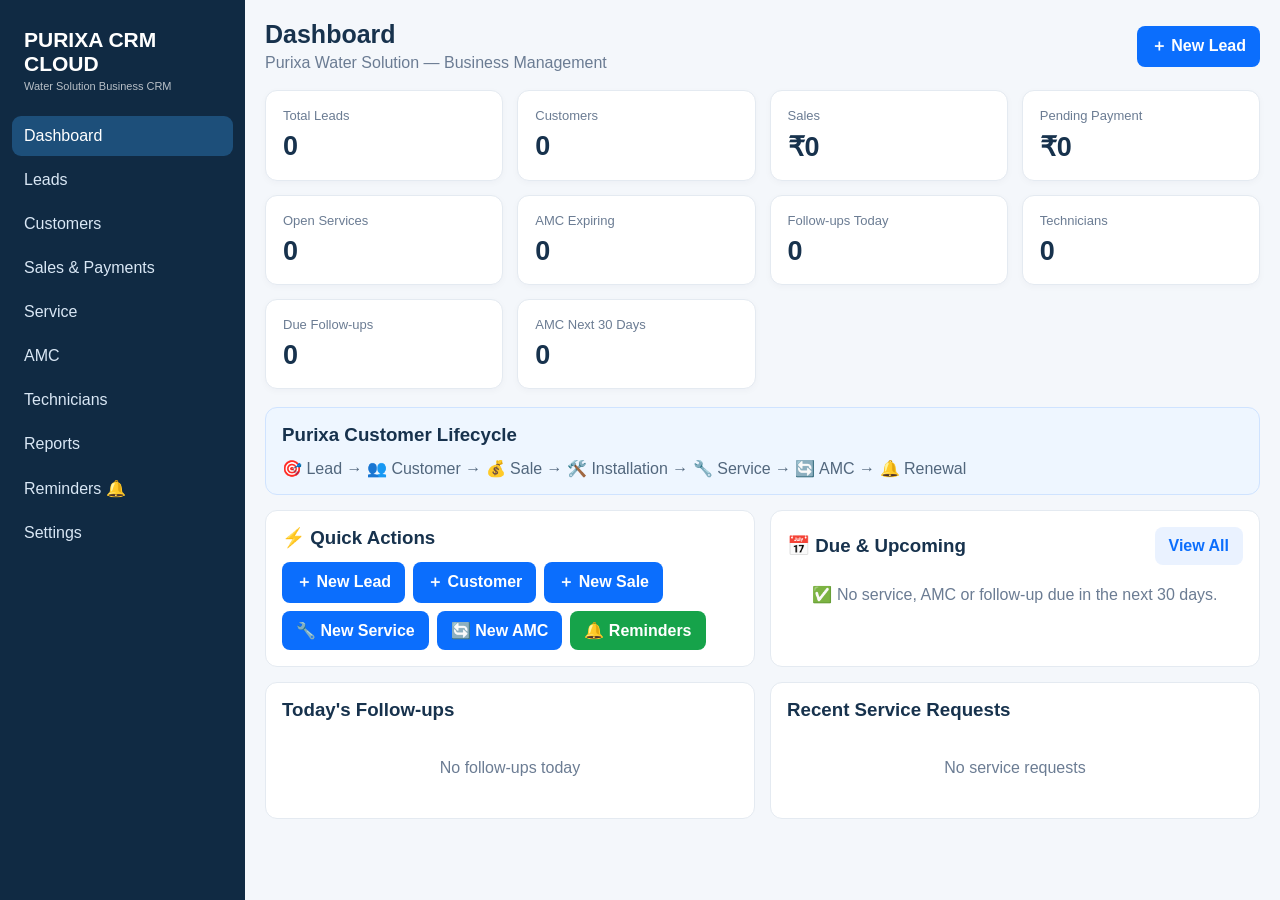
<file: Purixa_CRM_v20_Service_Bill_Review.html>
<!DOCTYPE html>
<html lang="en">
<head>
<meta charset="UTF-8">
<meta name="viewport" content="width=device-width,initial-scale=1">
<meta name="theme-color" content="#0b6efd">
<title>Purixa CRM Cloud — v20 PWA</title>
<style>
*{box-sizing:border-box}
:root{--blue:#0b6efd;--dark:#17324d;--bg:#f4f7fb;--card:#fff;--muted:#6b7c93;--line:#e4eaf1;--green:#16a34a;--red:#dc2626;--orange:#f59e0b}
body{margin:0;font-family:Arial,sans-serif;background:var(--bg);color:var(--dark)}
button,input,select,textarea{font:inherit}
button{cursor:pointer;border:0}
.app{display:flex;min-height:100vh}
.sidebar{width:245px;background:#102a43;color:#fff;position:fixed;left:0;top:0;bottom:0;padding:18px 12px;z-index:20;overflow:auto}
.brand{font-size:21px;font-weight:800;padding:10px 12px 22px}
.brand small{display:block;font-size:11px;font-weight:400;opacity:.7;margin-top:4px}
.nav button{width:100%;background:transparent;color:#d9e7f5;text-align:left;padding:11px 12px;border-radius:9px;margin:2px 0}
.nav button:hover,.nav button.active{background:#1d4f7a;color:#fff}
.main{margin-left:245px;width:calc(100% - 245px);padding:20px}
.top{display:flex;justify-content:space-between;align-items:center;gap:12px;margin-bottom:18px}
.top h1{margin:0;font-size:25px}.top p{margin:5px 0 0;color:var(--muted)}
.btn{padding:10px 14px;border-radius:8px;background:#eaf2ff;color:var(--blue);font-weight:700}
.btn.primary{background:var(--blue);color:#fff}.btn.green{background:var(--green);color:#fff}.btn.red{background:#fee2e2;color:var(--red)}
.cards{display:grid;grid-template-columns:repeat(4,1fr);gap:14px;margin-bottom:18px}
.card{background:var(--card);border:1px solid var(--line);border-radius:12px;padding:17px;box-shadow:0 2px 7px #102a4308}
.card .label{color:var(--muted);font-size:13px}.metric{font-size:27px;font-weight:800;margin-top:8px}
.grid2{display:grid;grid-template-columns:1fr 1fr;gap:15px}
.panel{background:#fff;border:1px solid var(--line);border-radius:12px;padding:16px;margin-bottom:15px}
.panel h3{margin:0 0 13px}.toolbar{display:flex;gap:8px;flex-wrap:wrap;margin-bottom:13px}
.search{flex:1;min-width:180px;padding:10px;border:1px solid var(--line);border-radius:8px}
.table-wrap{overflow:auto}table{width:100%;border-collapse:collapse;min-width:700px}
th,td{padding:11px 9px;border-bottom:1px solid var(--line);text-align:left;font-size:13px}
th{background:#f8fafc;color:#53677d}
.badge{display:inline-block;padding:5px 8px;border-radius:20px;font-size:11px;font-weight:700;background:#eef2ff;color:#3949ab}
.badge.green{background:#dcfce7;color:#166534}.badge.orange{background:#fef3c7;color:#92400e}.badge.red{background:#fee2e2;color:#991b1b}
.page{display:none}.page.active{display:block}
.form-grid{display:grid;grid-template-columns:repeat(2,1fr);gap:12px}
.field label{display:block;font-size:12px;color:var(--muted);margin-bottom:5px}
.field input,.field select,.field textarea{width:100%;padding:10px;border:1px solid var(--line);border-radius:8px;background:#fff}
.field.full{grid-column:1/-1}.actions{display:flex;gap:8px;justify-content:flex-end;margin-top:14px}
.modal{position:fixed;inset:0;background:#0008;display:none;align-items:center;justify-content:center;z-index:50;padding:15px}.modal.show{display:flex}
.modal-box{background:#fff;border-radius:14px;width:min(650px,100%);max-height:92vh;overflow:auto;padding:18px}
.modal-head{display:flex;justify-content:space-between;align-items:center;margin-bottom:15px}
.close{background:#f1f5f9;border-radius:50%;width:34px;height:34px}
.pipeline{display:grid;grid-template-columns:repeat(5,1fr);gap:10px;overflow:auto}
.stage{background:#f8fafc;border:1px solid var(--line);border-radius:10px;padding:10px;min-width:160px}
.stage h4{margin:0 0 9px;font-size:13px}.lead{background:#fff;border:1px solid var(--line);padding:10px;border-radius:8px;margin:7px 0}
.mini{font-size:11px;color:var(--muted);margin-top:4px}
.empty{text-align:center;color:var(--muted);padding:25px}
.toast{position:fixed;right:18px;bottom:18px;background:#102a43;color:#fff;padding:12px 15px;border-radius:9px;display:none;z-index:80}
.toast.show{display:block}
@media(max-width:900px){.sidebar{width:72px}.brand{font-size:0}.brand small{display:none}.nav button{font-size:0;text-align:center}.nav button:before{font-size:20px}.nav button[data-page="dashboard"]:before{content:"🏠"}.nav button[data-page="leads"]:before{content:"🎯"}.nav button[data-page="customers"]:before{content:"👥"}.nav button[data-page="sales"]:before{content:"💰"}.nav button[data-page="service"]:before{content:"🔧"}.nav button[data-page="amc"]:before{content:"🔄"}.nav button[data-page="technicians"]:before{content:"👨‍🔧"}.nav button[data-page="reports"]:before{content:"📊"}.nav button[data-page="reminders"]:before{content:"🔔"}.nav button[data-page="settings"]:before{content:"⚙️"}.main{margin-left:72px;width:calc(100% - 72px)}.cards{grid-template-columns:repeat(2,1fr)}.grid2{grid-template-columns:1fr}}
@media(max-width:560px){.main{padding:12px}.modal-box .cards{grid-template-columns:repeat(2,1fr)!important}.cards{grid-template-columns:1fr 1fr;gap:8px}.card{padding:12px}.metric{font-size:21px}.form-grid{grid-template-columns:1fr}.top h1{font-size:20px}.btn{padding:9px 10px}}
.service-bill{background:#fff;border:1px solid #ddd;border-radius:12px;padding:22px;max-width:760px;margin:auto}.service-bill h2{margin:0 0 5px}.service-bill .bill-head{display:flex;justify-content:space-between;gap:20px;border-bottom:2px solid #eee;padding-bottom:14px;margin-bottom:14px}.service-bill table{width:100%;border-collapse:collapse}.service-bill th,.service-bill td{padding:9px;border-bottom:1px solid #eee;text-align:left}.service-bill .bill-total{font-size:20px;font-weight:800;text-align:right;margin-top:15px}.service-bill .thanks{margin-top:25px;padding-top:12px;border-top:1px solid #eee;color:#52667a}.modal.print-service-bill .modal-box{max-width:850px}@media print{body>*:not(#invoiceModal){display:none!important}#invoiceModal{display:block!important;position:static}.modal-box{box-shadow:none!important;width:100%!important;max-width:none!important}}
</style>

<style>
.invoice{background:#fff;border:1px solid #ddd;border-radius:12px;padding:22px;max-width:760px;margin:auto}
.invoice h2{margin:0 0 4px}.invoice .inv-head{display:flex;justify-content:space-between;gap:20px;border-bottom:2px solid #eee;padding-bottom:14px;margin-bottom:14px}
.invoice table{width:100%;border-collapse:collapse}.invoice th,.invoice td{padding:9px;border-bottom:1px solid #eee;text-align:left}
.invoice .totals{margin-left:auto;max-width:320px}.invoice .totals div{display:flex;justify-content:space-between;padding:5px}
</style>

<style>.service-card{border:1px solid #e5e7eb;border-radius:12px;padding:14px;margin:10px 0;background:#fff}.service-card .row{display:flex;justify-content:space-between;gap:12px;flex-wrap:wrap}.mini{font-size:12px;opacity:.7}.page-head{display:flex;justify-content:space-between;align-items:center;gap:12px;margin-bottom:15px}.page-head h2{margin:0 0 4px}.page-head p{margin:0;color:var(--muted)}.amc-visits{font-weight:700}.amc-visits small{display:block;color:var(--muted);font-weight:400}.history-link{color:var(--blue);cursor:pointer;font-weight:700;margin-left:7px}
</style><style>
.lifecycle{display:grid;grid-template-columns:repeat(7,1fr);gap:7px;margin:12px 0 18px}.life-step{padding:9px 5px;border-radius:9px;background:#f1f5f9;text-align:center;font-size:11px;font-weight:700;color:#64748b;border:1px solid #e2e8f0}.life-step.done{background:#dcfce7;color:#166534;border-color:#bbf7d0}.life-step.current{background:#dbeafe;color:#1d4ed8;border-color:#bfdbfe}.profile-grid{display:grid;grid-template-columns:repeat(4,1fr);gap:10px;margin-bottom:15px}.profile-card{background:#f8fafc;border:1px solid #e4eaf1;border-radius:10px;padding:12px}.profile-card b{font-size:18px;display:block;margin-top:4px}.timeline{border-left:3px solid #dbeafe;margin:12px 0 0 8px;padding-left:15px}.timeline-item{position:relative;padding:8px 0 12px}.timeline-item:before{content:'';position:absolute;left:-22px;top:12px;width:10px;height:10px;border-radius:50%;background:#0b6efd}.section-title{display:flex;justify-content:space-between;align-items:center;gap:8px;margin-bottom:10px}.section-title h3{margin:0}.profile-actions{display:flex;gap:8px;flex-wrap:wrap;margin:10px 0 15px}@media(max-width:900px){.profile-grid{grid-template-columns:1fr 1fr}.lifecycle{grid-template-columns:repeat(4,1fr)}}@media(max-width:560px){.profile-grid{grid-template-columns:1fr 1fr}.lifecycle{grid-template-columns:repeat(2,1fr)}}
</style>
<link rel="manifest" href="manifest.json">
<meta name="mobile-web-app-capable" content="yes">
<meta name="apple-mobile-web-app-capable" content="yes">
<meta name="apple-mobile-web-app-status-bar-style" content="default">
<meta name="apple-mobile-web-app-title" content="Purixa CRM">
<link rel="apple-touch-icon" href="icon-192.png">
<style>
#pwaInstallBtn{display:none;position:fixed;right:18px;bottom:18px;z-index:9999;
  background:#0b6efd;color:#fff;border:0;border-radius:12px;padding:12px 16px;
  font-weight:700;box-shadow:0 6px 18px rgba(0,0,0,.18)}
#pwaInstallBtn.show{display:block}
</style>

</head>
<body>
<div class="app">
<aside class="sidebar">
  <div class="brand">PURIXA CRM CLOUD<small>Water Solution Business CRM</small></div>
  <nav class="nav">
    <button class="active" data-page="dashboard">Dashboard</button>
    <button data-page="leads">Leads</button>
    <button data-page="customers">Customers</button>
    <button data-page="sales">Sales & Payments</button>
    <button data-page="service">Service</button>
    <button data-page="amc">AMC</button>
    <button data-page="technicians">Technicians</button>
    <button data-page="reports">Reports</button>
    <button data-page="reminders">Reminders 🔔</button>
    <button data-page="settings">Settings</button>
  </nav>
</aside>

<main class="main">
  <div class="top">
    <div><h1 id="pageTitle">Dashboard</h1><p>Purixa Water Solution — Business Management</p></div>
    <div><button id="topActionBtn" class="btn primary" onclick="openModal('leadModal')">＋ New Lead</button></div>
  </div>

  <section id="dashboard" class="page active">
    <div class="cards">
      <div class="card"><div class="label">Total Leads</div><div class="metric" id="mLeads">0</div></div>
      <div class="card"><div class="label">Customers</div><div class="metric" id="mCustomers">0</div></div>
      <div class="card"><div class="label">Sales</div><div class="metric" id="mSales">₹0</div></div>
      <div class="card"><div class="label">Pending Payment</div><div class="metric" id="mPending">₹0</div></div>
      <div class="card"><div class="label">Open Services</div><div class="metric" id="mService">0</div></div>
      <div class="card"><div class="label">AMC Expiring</div><div class="metric" id="mAMC">0</div></div>
      <div class="card"><div class="label">Follow-ups Today</div><div class="metric" id="mFollow">0</div></div>
      <div class="card"><div class="label">Technicians</div><div class="metric" id="mTech">0</div></div><div class="card"><div class="label">Due Follow-ups</div><div class="metric" id="mDue">0</div></div><div class="card"><div class="label">AMC Next 30 Days</div><div class="metric" id="mAMC30">0</div></div>
    </div>
    <div class="panel" style="background:#eef6ff;border-color:#cfe3ff">
      <h3>Purixa Customer Lifecycle</h3>
      <p style="margin:0;color:#52677d">🎯 Lead → 👥 Customer → 💰 Sale → 🛠️ Installation → 🔧 Service → 🔄 AMC → 🔔 Renewal</p>
    </div>

    <div class="grid2">
      <div class="panel">
        <h3>⚡ Quick Actions</h3>
        <div class="toolbar" style="margin:0">
          <button class="btn primary" onclick="openModal('leadModal')">＋ New Lead</button>
          <button class="btn primary" onclick="openModal('customerModal')">＋ Customer</button>
          <button class="btn primary" onclick="openModal('saleModal')">＋ New Sale</button>
          <button class="btn primary" onclick="openServiceModal()">🔧 New Service</button>
          <button class="btn primary" onclick="openAMCModal()">🔄 New AMC</button>
          <button class="btn green" onclick="goToPage('reminders')">🔔 Reminders</button>
        </div>
      </div>

      <div class="panel">
        <div class="toolbar" style="justify-content:space-between;align-items:center;margin-bottom:8px">
          <h3 style="margin:0">📅 Due & Upcoming</h3>
          <button class="btn" onclick="goToPage('reminders')">View All</button>
        </div>
        <div id="dashboardDueUpcoming"></div>
      </div>
    </div>

    <div class="grid2">
      <div class="panel"><h3>Today's Follow-ups</h3><div id="todayFollow"></div></div>
      <div class="panel"><h3>Recent Service Requests</h3><div id="recentService"></div></div>
    </div>
  </section>

  <section id="leads" class="page">
    <div class="panel">
      <div class="toolbar"><input class="search" id="leadSearch" placeholder="Search leads..." oninput="renderLeads()"><button class="btn primary" onclick="openModal('leadModal')">＋ Add Lead</button></div>
      <div class="pipeline" id="pipeline"></div>
    </div>
  </section>

  <section id="customers" class="page">
    <div class="panel">
      <div class="toolbar"><input class="search" id="customerSearch" placeholder="Search customer..." oninput="renderCustomers()"><button class="btn primary" onclick="openModal('customerModal')">＋ Add Customer</button></div>
      <div class="table-wrap"><table><thead><tr><th>Name</th><th>Mobile</th><th>Product</th><th>Purchase</th><th>AMC</th><th>Actions</th></tr></thead><tbody id="customerTable"></tbody></table></div>
    </div>
  </section>

  <section id="sales" class="page">
    <div class="panel">
      <div class="toolbar"><button class="btn primary" onclick="openModal('saleModal')">＋ New Sale</button></div>
      <div class="table-wrap"><table><thead><tr><th>Date</th><th>Customer</th><th>Product</th><th>Total</th><th>Paid</th><th>Pending</th><th>Status</th><th>Actions</th></tr></thead><tbody id="salesTable"></tbody></table></div>
    </div>
  </section>

  <section id="service" class="page">
    <div class="panel">
      <div class="toolbar" style="justify-content:space-between;align-items:center"><div><h3 style="margin:0">Service Management</h3><div class="mini">Service requests, technician assignment and service history</div></div><button class="btn primary" onclick="openServiceModal()">＋ New Service</button></div>
      <div class="toolbar"><input class="search" id="serviceSearch" placeholder="Search customer or service..." oninput="renderServices()"></div>
      <div id="serviceList"></div>
    </div>
  </section>

  <section id="amc" class="page">
    <div class="panel">
      <div class="toolbar" style="justify-content:space-between;align-items:center">
        <div><h3 style="margin:0">AMC Management</h3><div class="mini">Annual Maintenance Contracts, renewals and service schedule</div></div>
        <button class="btn primary" onclick="openAMCModal()">＋ Add AMC</button>
      </div>
      <div class="table-wrap"><table><thead><tr><th>Customer</th><th>Start</th><th>End</th><th>Amount</th><th>Visits</th><th>Next Service</th><th>Status</th><th>Actions</th></tr></thead><tbody id="amcTable"></tbody></table></div>
    </div>
  </section>

  <section id="technicians" class="page">
    <div class="panel">
      <div class="toolbar"><button class="btn primary" onclick="openModal('techModal')">＋ Add Technician</button></div>
      <div class="table-wrap"><table><thead><tr><th>Name</th><th>Mobile</th><th>Area</th><th>Status</th><th>Jobs</th></tr></thead><tbody id="techTable"></tbody></table></div>
    </div>
  </section>

  <section id="reports" class="page">
    <div class="cards">
      <div class="card"><div class="label">Conversion Rate</div><div class="metric" id="rConversion">0%</div></div>
      <div class="card"><div class="label">Collected</div><div class="metric" id="rCollected">₹0</div></div>
      <div class="card"><div class="label">Service Revenue</div><div class="metric" id="rService">₹0</div></div>
      <div class="card"><div class="label">AMC Revenue</div><div class="metric" id="rAMC">₹0</div></div>
    </div>
    <div class="panel"><h3>Business Summary</h3><div id="reportSummary"></div></div>
  </section>


  <section id="reminders" class="page">
    <div class="panel">
      <div class="toolbar">
        <button class="btn primary" onclick="renderReminders()">🔄 Refresh Reminders</button>
        <button class="btn green" onclick="sendAllDueWhatsApp()">💬 WhatsApp Due Customers</button>
      </div>
      <h3>🔔 Service & AMC Reminders</h3>
      <p class="mini">यहाँ आज और अगले 30 दिनों के service follow-ups तथा AMC expiry दिखाई जाएगी।</p>
      <div id="reminderList"></div>
    </div>
  </section>

  <section id="settings" class="page">
    <div class="panel">
      <h3>Purixa CRM Settings</h3>
      <p class="mini">This single-file version stores data in this browser using localStorage.</p>
      <div class="panel" style="background:#f8fbff">
        <h3 style="margin-bottom:6px">⭐ Google Review Link</h3>
        <p class="mini">Service complete hone par Bill + Review WhatsApp message me ye link jayega.</p>
        <div class="toolbar">
          <input class="search" id="reviewLink" placeholder="Paste your Google Review link here">
          <button class="btn primary" onclick="saveReviewLink()">💾 Save Review Link</button>
        </div>
      </div>
      <div class="toolbar">
        <button class="btn" onclick="exportData()">Export Backup</button>
        <button class="btn" onclick="document.getElementById('importFile').click()">Import Backup</button>
        <button class="btn red" onclick="resetData()">Reset Demo Data</button>
        <input id="importFile" type="file" accept=".json" style="display:none" onchange="importData(event)">
      </div>
    </div>
  </section>
</main>
</div>

<!-- Lead Modal -->

<div class="modal" id="serviceBillModal"><div class="modal-box">
<div class="modal-head"><h3>🔧 Service Bill</h3><button class="close" onclick="closeModal('serviceBillModal')">×</button></div>
<div id="serviceBillPreview" class="service-bill"></div>
<div class="toolbar">
<button class="btn" onclick="printServiceBill()">🖨️ Print / Save PDF</button>
<button class="btn green" onclick="sendCurrentServiceBillWhatsApp()">💬 WhatsApp Bill + Review</button>
<button class="btn" onclick="closeModal('serviceBillModal')">Close</button>
</div>
</div></div>
<div class="modal" id="invoiceModal"><div class="modal-box">
<div class="modal-head"><h3>🧾 Invoice / Receipt</h3><button class="close" onclick="closeModal('invoiceModal')">×</button></div>
<div id="invoicePreview" class="invoice"></div>
<div class="toolbar">
<button class="btn primary" onclick="window.print()">🖨️ Print</button>
<button class="btn green" onclick="shareInvoiceWhatsApp()">💬 WhatsApp</button>
</div>
</div></div>

<div class="modal" id="leadModal"><div class="modal-box">
<div class="modal-head"><h3>New Lead</h3><button class="close" onclick="closeModal('leadModal')">×</button></div>
<form onsubmit="saveLead(event)"><div class="form-grid">
<div class="field"><label>Name *</label><input id="leadName" required></div>
<div class="field"><label>Mobile *</label><input id="leadMobile" required></div>
<div class="field"><label>Product</label><input id="leadProduct" placeholder="RO / UV / Commercial RO"></div>
<div class="field"><label>Source</label><select id="leadSource"><option>Phone</option><option>WhatsApp</option><option>Website</option><option>Facebook</option><option>Instagram</option><option>Walk-in</option><option>Referral</option></select></div>
<div class="field"><label>Follow-up Date</label><input id="leadFollow" type="date"></div>
<div class="field"><label>Status</label><select id="leadStatus"><option>New</option><option>Contacted</option><option>Interested</option><option>Site Visit</option><option>Quotation</option><option>Negotiation</option><option>Won</option><option>Lost</option></select></div>
<div class="field full"><label>Address / Notes</label><textarea id="leadNotes" rows="3"></textarea></div>
</div><div class="actions"><button type="button" class="btn" onclick="closeModal('leadModal')">Cancel</button><button class="btn primary">Save Lead</button></div></form>
</div></div>

<!-- Customer Modal -->
<div class="modal" id="customerModal"><div class="modal-box">
<div class="modal-head"><h3>New Customer</h3><button class="close" onclick="closeModal('customerModal')">×</button></div>
<form onsubmit="saveCustomer(event)"><div class="form-grid">
<div class="field"><label>Name *</label><input id="custName" required></div><div class="field"><label>Mobile *</label><input id="custMobile" required></div>
<div class="field"><label>Product / Model</label><input id="custProduct"></div><div class="field"><label>Purchase Date</label><input id="custPurchase" type="date"></div>
<div class="field"><label>Installation Date</label><input id="custInstall" type="date"></div><div class="field"><label>AMC End Date</label><input id="custAMC" type="date"></div><div class="field"><label>Installation Status</label><select id="custInstallStatus"><option>Pending</option><option>Scheduled</option><option>Completed</option></select></div><div class="field"><label>Next Service Date</label><input id="custNextService" type="date"></div>
<div class="field full"><label>Address</label><textarea id="custAddress" rows="3"></textarea></div>
</div><div class="actions"><button type="button" class="btn" onclick="closeModal('customerModal')">Cancel</button><button class="btn primary">Save Customer</button></div></form>
</div></div>

<!-- Sale Modal -->
<div class="modal" id="saleModal"><div class="modal-box">
<div class="modal-head"><h3>New Sale</h3><button class="close" onclick="closeModal('saleModal')">×</button></div>
<form onsubmit="saveSale(event)"><div class="form-grid">
<div class="field"><label>Customer *</label><input id="saleCustomer" required></div><div class="field"><label>Product</label><input id="saleProduct"></div>
<div class="field"><label>Total Amount</label><input id="saleTotal" type="number" min="0" value="0"></div><div class="field"><label>Paid Amount</label><input id="salePaid" type="number" min="0" value="0"></div><div class="field"><label>Payment Mode</label><select id="saleMode"><option>Cash</option><option>UPI</option><option>Bank Transfer</option><option>Card</option><option>Pending</option></select></div>
</div><div class="actions"><button type="button" class="btn" onclick="closeModal('saleModal')">Cancel</button><button class="btn primary">Save Sale</button></div></form>
</div></div>

<!-- Service Modal -->
<div class="modal" id="serviceModal"><div class="modal-box">
<div class="modal-head"><h3 id="serviceModalTitle">New Service Request</h3><button class="close" onclick="closeModal('serviceModal')">×</button></div>
<form onsubmit="saveService(event)"><div class="form-grid">
<div class="field"><label>Customer *</label><select id="svcCustomer" required><option value="">Select Customer</option></select></div>
<div class="field"><label>Mobile</label><input id="svcMobile" readonly></div>
<div class="field"><label>Problem / Service Type *</label><select id="svcProblem" required><option value="">Select Service</option><option>General Service</option><option>Filter Change</option><option>RO / Membrane</option><option>Pump Problem</option><option>Leakage</option><option>Water Quality</option><option>Installation</option><option>Other</option></select></div>
<div class="field"><label>Technician</label><select id="svcTech"><option value="">Unassigned</option></select></div>
<div class="field"><label>Status</label><select id="svcStatus"><option>Open</option><option>Assigned</option><option>On The Way</option><option>In Progress</option><option>Completed</option><option>Cancelled</option></select></div>
<div class="field"><label>Service Amount</label><input id="svcAmount" type="number" min="0" value="0"></div>
<div class="field"><label>Service Date</label><input id="svcDate" type="date"></div>
<div class="field"><label>Next Follow-up</label><input id="svcFollow" type="date"></div>
<div class="field full"><label>Notes</label><textarea id="svcNotes" rows="3" placeholder="Service details / parts required / customer complaint"></textarea></div><div class="field full"><div class="mini">💬 Status ko <b>Completed</b> karne par CRM WhatsApp me Service Bill + Review request kholega.</div></div>
</div><div class="actions"><button type="button" class="btn" onclick="closeModal('serviceModal')">Cancel</button><button class="btn primary">💾 Save Service</button></div></form>
</div></div>

<div class="modal" id="serviceDetailModal"><div class="modal-box"><div class="modal-head"><h3>Service Details</h3><button class="close" onclick="closeModal('serviceDetailModal')">×</button></div><div id="serviceDetail"></div></div></div>

<!-- AMC Modal -->
<div class="modal" id="amcModal"><div class="modal-box">
<div class="modal-head"><h3 id="amcModalTitle">New AMC</h3><button class="close" onclick="closeModal('amcModal')">×</button></div>
<form onsubmit="saveAMC(event)"><div class="form-grid">
<div class="field"><label>Customer *</label><select id="amcCustomer" required><option value="">Select Customer</option></select></div>
<div class="field"><label>AMC Amount</label><input id="amcAmount" type="number" min="0" value="0"></div>
<div class="field"><label>Start Date</label><input id="amcStart" type="date"></div><div class="field"><label>End Date</label><input id="amcEnd" type="date"></div>
<div class="field"><label>Total Visits</label><input id="amcVisits" type="number" min="0" value="4"></div><div class="field"><label>Next Service Date</label><input id="amcNext" type="date"></div>
</div><div class="actions"><button type="button" class="btn" onclick="closeModal('amcModal')">Cancel</button><button class="btn primary">💾 Save AMC</button></div></form>
</div></div>

<!-- AMC Visit Modal -->
<div class="modal" id="amcVisitModal"><div class="modal-box">
<div class="modal-head"><h3 id="amcVisitModalTitle">New AMC Visit</h3><button class="close" onclick="closeModal('amcVisitModal')">×</button></div>
<form onsubmit="saveAMCVisit(event)"><div class="form-grid">
<div class="field"><label>Customer</label><input id="visitCustomer" readonly></div>
<div class="field"><label>Visit Date *</label><input id="visitDate" type="date" required></div>
<div class="field"><label>Technician</label><select id="visitTechnician"><option value="">Unassigned</option></select></div>
<div class="field"><label>Status</label><select id="visitStatus"><option>Completed</option><option>Scheduled</option><option>In Progress</option><option>Cancelled</option></select></div>
<div class="field full"><label>Customer Complaint</label><textarea id="visitComplaint" rows="2" placeholder="Customer complaint / problem"></textarea></div>
<div class="field full"><label>Work Done</label><textarea id="visitWork" rows="2" placeholder="Service work completed"></textarea></div>
<div class="field full"><label>Parts Used</label><textarea id="visitParts" rows="2" placeholder="Filter, membrane, pump, pipe, etc."></textarea></div>
<div class="field"><label>Service Charge</label><input id="visitCharge" type="number" min="0" value="0"></div>
<div class="field"><label>Next Service Date</label><input id="visitNextService" type="date"></div>
<div class="field full"><label>Notes</label><textarea id="visitNotes" rows="2" placeholder="Additional notes"></textarea></div>
</div><div class="actions"><button type="button" class="btn" onclick="closeModal('amcVisitModal')">Cancel</button><button class="btn primary">💾 Save Visit</button></div></form>
</div></div>

<div class="modal" id="amcHistoryModal"><div class="modal-box" style="width:min(900px,100%)">
<div class="modal-head"><h3>AMC Visit History</h3><button class="close" onclick="closeModal('amcHistoryModal')">×</button></div>
<div id="amcHistoryBody"></div></div></div>

<!-- Tech Modal -->
<div class="modal" id="techModal"><div class="modal-box">
<div class="modal-head"><h3>New Technician</h3><button class="close" onclick="closeModal('techModal')">×</button></div>
<form onsubmit="saveTech(event)"><div class="form-grid">
<div class="field"><label>Name *</label><input id="techName" required></div><div class="field"><label>Mobile</label><input id="techMobile"></div>
<div class="field"><label>Area</label><input id="techArea" placeholder="Rajkot / Area"></div><div class="field"><label>Status</label><select id="techStatus"><option>Available</option><option>Busy</option><option>Off Duty</option></select></div>
</div><div class="actions"><button type="button" class="btn" onclick="closeModal('techModal')">Cancel</button><button class="btn primary">Save Technician</button></div></form>
</div></div>



<div class="modal" id="editCustomerModal"><div class="modal-box">
<div class="modal-head"><h3>Edit Customer</h3><button class="close" onclick="closeModal('editCustomerModal')">×</button></div>
<div class="form-grid">
<div class="field"><label>Name</label><input id="editCustName"></div>
<div class="field"><label>Mobile</label><input id="editCustMobile" type="tel"></div>
<div class="field"><label>Product</label><input id="editCustProduct"></div>
<div class="field"><label>Purchase Date</label><input id="editCustPurchase" type="date"></div>
<div class="field"><label>Installation Date</label><input id="editCustInstall" type="date"></div>
<div class="field"><label>Installation Status</label><select id="editCustInstallStatus"><option>Pending</option><option>Scheduled</option><option>Completed</option></select></div>
<div class="field"><label>Next Service Date</label><input id="editCustNextService" type="date"></div>
<div class="field"><label>AMC End Date</label><input id="editCustAMC" type="date"></div>
<div class="field full"><label>Address</label><textarea id="editCustAddress" rows="3"></textarea></div>
<div class="field full"><label>Notes</label><textarea id="editCustNotes" rows="3"></textarea></div>
</div>
<div class="toolbar"><button class="btn primary" onclick="saveCustomerEdit()">💾 Save Changes</button></div>
</div></div>

<!-- Customer Profile Modal -->
<div class="modal" id="customerProfileModal"><div class="modal-box" style="width:min(900px,100%)">
<div class="modal-head">
  <div><h3 id="profileName">Customer Profile</h3><div class="mini" id="profileMobile"></div></div>
  <button class="close" onclick="closeModal('customerProfileModal')">×</button>
</div>
<div id="profileBody"></div>
</div></div>

<div class="toast" id="toast"></div>

<script>
const KEY="purixaCRM_v1";
const today=new Date().toISOString().slice(0,10);
const emptyDB=()=>({leads:[],customers:[],sales:[],services:[],amcs:[],technicians:[]});
let db=loadDB();
let editingCustomerId=null, editingServiceId=null, currentInvoiceMobile="", currentAMCVisitId=null, editingAMCVisitIndex=null;
let currentServiceBillId=null;

function loadDB(){
  try{
    const raw=JSON.parse(localStorage.getItem(KEY)||"null")||emptyDB();
    const d=Object.assign(emptyDB(),raw);
    ["leads","customers","sales","services","amcs","technicians"].forEach(k=>{if(!Array.isArray(d[k]))d[k]=[]});
    d.customers.forEach(c=>{c.notes=c.notes||""});
    d.sales.forEach(s=>{s.total=Number(s.total??s.amount??0);s.paid=Number(s.paid??0);s.pending=Math.max(0,s.total-s.paid);s.paymentStatus=salePaymentStatus(s)});
    d.services=d.services.map(s=>normalizeService(s,d));
    d.amcs=(d.amcs||[]).map(a=>{
      if(!a.customerId){
        const c=d.customers.find(c=>String(c.name).toLowerCase()===String(a.customer||"").toLowerCase());
        if(c)a.customerId=c.id;
      }
      a.visitsTotal=Number(a.visitsTotal??a.visits??0);
      if(!Array.isArray(a.visitHistory))a.visitHistory=[];
      if(!a.visitsTotal && a.visits) a.visitsTotal=Number(a.visits)||0;
      return a;
    });
    syncCustomerAMCFields(d);
    return d;
  }catch(e){return emptyDB()}
}
function syncCustomerAMCFields(d){
  (d.customers||[]).forEach(c=>{
    const records=(d.amcs||[]).filter(a=>a.customerId===c.id || (!a.customerId && String(a.customer||"").toLowerCase()===String(c.name||"").toLowerCase()));
    if(records.length){
      const latest=records.filter(a=>a.end).sort((a,b)=>String(b.end).localeCompare(String(a.end)))[0];
      if(latest)c.amc=latest.end;
    }
    c.amc=c.amc||"";
  });
}

function getAMCExpiryRecords(){
  const byCustomer=new Map();
  (db.amcs||[]).forEach(a=>{
    if(!a.end)return;
    const key=a.customerId||String(a.customer||"").toLowerCase();
    const prev=byCustomer.get(key);
    if(!prev || String(a.end)>String(prev.end))byCustomer.set(key,a);
  });
  return [...byCustomer.values()];
}

function normalizeService(s,d=emptyDB()){
  const customerId=Number(s.customerId)||null;
  const customer= s.customer || (d.customers||[]).find(c=>c.id===customerId)?.name || "";
  const mobile= s.mobile || (d.customers||[]).find(c=>c.id===customerId)?.mobile || "";
  const technicianId=Number(s.technicianId)||null;
  const tech= s.tech || (d.technicians||[]).find(x=>x.id===technicianId)?.name || "";
  return {id:s.id||Date.now()+Math.random(),customerId,customer,mobile,problem:s.problem||s.type||"General Service",tech,technicianId,status:s.status||"Open",amount:Number(s.amount??s.charge??0),charge:Number(s.charge??s.amount??0),date:s.date||today,follow:s.follow||"",notes:s.notes||""};
}
function persist(){localStorage.setItem(KEY,JSON.stringify(db));renderAll()}
function money(n){return "₹"+Number(n||0).toLocaleString("en-IN",{maximumFractionDigits:2})}
function esc(s){return String(s??"").replace(/[&<>"']/g,m=>({"&":"&amp;","<":"&lt;",">":"&gt;",'"':"&quot;","'":"&#039;"}[m]))}
function toast(t){const x=document.getElementById("toast");if(!x)return;x.textContent=t;x.classList.add("show");setTimeout(()=>x.classList.remove("show"),2200)}
function openModal(id){const x=document.getElementById(id);if(x)x.classList.add("show")}
function closeModal(id){const x=document.getElementById(id);if(x)x.classList.remove("show")}

const pageActions={dashboard:["＋ New Lead","openModal('leadModal')"],leads:["＋ Add Lead","openModal('leadModal')"],customers:["＋ Add Customer","openModal('customerModal')"],sales:["＋ New Sale","openModal('saleModal')"],service:["＋ New Service","openServiceModal()"],amc:["＋ Add AMC","openAMCModal()"],technicians:["＋ Add Technician","openModal('techModal')"],reports:["",""],reminders:["",""],settings:["",""]};
function updateTopAction(pageName){const b=document.getElementById("topActionBtn");if(!b)return;const a=pageActions[pageName]||["",""];if(!a[0]){b.style.display="none";return}b.style.display="inline-block";b.textContent=a[0];b.setAttribute("onclick",a[1]);}
document.querySelectorAll(".nav button").forEach(b=>b.onclick=()=>{
  document.querySelectorAll(".nav button").forEach(x=>x.classList.remove("active"));b.classList.add("active");
  document.querySelectorAll(".page").forEach(x=>x.classList.remove("active"));
  const page=document.getElementById(b.dataset.page);if(page)page.classList.add("active");
  const pageName=b.dataset.page;document.getElementById("pageTitle").textContent=b.textContent.replace(" 🔔","");
  updateTopAction(pageName);
  renderAll();
});

function saveLead(e){e.preventDefault();db.leads.unshift({id:Date.now(),name:leadName.value.trim(),mobile:leadMobile.value.trim(),product:leadProduct.value.trim(),source:leadSource.value,follow:leadFollow.value,status:leadStatus.value,notes:leadNotes.value.trim(),created:today});persist();e.target.reset();closeModal("leadModal");toast("Lead saved")}
function saveCustomer(e){e.preventDefault();const mobile=custMobile.value.trim();if(db.customers.some(x=>x.mobile===mobile)){toast("Customer with this mobile already exists");return}db.customers.unshift({id:Date.now(),name:custName.value.trim(),mobile,product:custProduct.value.trim(),purchase:custPurchase.value,install:custInstall.value,amc:custAMC.value,installStatus:custInstallStatus.value,nextService:custNextService.value,address:custAddress.value.trim(),notes:""});persist();e.target.reset();closeModal("customerModal");toast("Customer saved")}
function saveSale(e){e.preventDefault();let total=+saleTotal.value||0,paid=+salePaid.value||0;if(total<=0){toast("Enter total amount");return}if(paid>total){toast("Paid amount cannot exceed total");return}const c=db.customers.find(x=>x.name.toLowerCase()===saleCustomer.value.trim().toLowerCase());db.sales.unshift({id:Date.now(),date:today,customerId:c?.id||null,customer:saleCustomer.value.trim(),mobile:c?.mobile||"",product:saleProduct.value.trim(),total,amount:total,paid,pending:Math.max(0,total-paid),mode:saleMode.value,paymentStatus:salePaymentStatus({total,paid})});persist();e.target.reset();closeModal("saleModal");toast("Sale saved")}

function fillServiceCustomerOptions(selectedId=""){
  const s=document.getElementById("svcCustomer");if(!s)return;
  s.innerHTML='<option value="">Select Customer</option>'+db.customers.map(c=>`<option value="${c.id}">${esc(c.name)} — ${esc(c.mobile||"")}</option>`).join("");
  if(selectedId!==""&&selectedId!==null)s.value=String(selectedId);
  const t=document.getElementById("svcTech");if(t)t.innerHTML='<option value="">Unassigned</option>'+db.technicians.map(x=>`<option value="${x.id}">${esc(x.name)}</option>`).join("");
  const date=document.getElementById("svcDate");if(date&&!date.value)date.value=today;
}
document.getElementById("svcCustomer")?.addEventListener("change",()=>{const c=db.customers.find(x=>x.id===Number(svcCustomer.value));svcMobile.value=c?.mobile||""});
function openServiceModal(customerId=""){
  editingServiceId=null;document.getElementById("serviceModalTitle").textContent="New Service Request";
  fillServiceCustomerOptions(customerId);document.getElementById("svcMobile").value="";document.getElementById("svcProblem").value="";document.getElementById("svcTech").value="";document.getElementById("svcStatus").value="Open";document.getElementById("svcAmount").value="0";document.getElementById("svcDate").value=today;document.getElementById("svcFollow").value="";document.getElementById("svcNotes").value="";
  if(customerId){const c=db.customers.find(x=>x.id===Number(customerId));if(c)document.getElementById("svcMobile").value=c.mobile||""}
  openModal("serviceModal");
}
function openCustomerService(id){const c=db.customers.find(x=>x.id===Number(id));if(!c)return;openServiceModal(c.id)}
function saveService(e){e.preventDefault();const cid=Number(svcCustomer.value);const c=db.customers.find(x=>x.id===cid);if(!c){toast("Please select a customer");return}const tid=Number(svcTech.value)||null;const tech=db.technicians.find(x=>x.id===tid);const data={customerId:cid,customer:c.name,mobile:c.mobile||"",problem:svcProblem.value||"General Service",tech:tech?.name||"",technicianId:tid,status:svcStatus.value,amount:+svcAmount.value||0,charge:+svcAmount.value||0,date:svcDate.value||today,follow:svcFollow.value,notes:svcNotes.value.trim()};let savedId=null,sendCompleted=false;
  if(editingServiceId){const s=db.services.find(x=>x.id===editingServiceId);if(s){const wasCompleted=s.status==="Completed";Object.assign(s,data);savedId=s.id;sendCompleted=!wasCompleted&&data.status==="Completed"}}else{savedId=Date.now();db.services.unshift({id:savedId,...data});sendCompleted=data.status==="Completed"}
  persist();e.target.reset();closeModal("serviceModal");toast(editingServiceId?"Service updated":"Service saved");editingServiceId=null;
  if(sendCompleted){setTimeout(()=>sendServiceBillAndReviewWhatsApp(savedId),450)}
}
function editService(id){const s=db.services.find(x=>x.id===id);if(!s)return;editingServiceId=id;document.getElementById("serviceModalTitle").textContent="Edit Service Request";fillServiceCustomerOptions(s.customerId||"");svcMobile.value=s.mobile||db.customers.find(c=>c.id===s.customerId)?.mobile||"";svcProblem.value=s.problem||"General Service";svcTech.value=s.technicianId?String(s.technicianId):"";svcStatus.value=s.status||"Open";svcAmount.value=s.amount??s.charge??0;svcDate.value=s.date||today;svcFollow.value=s.follow||"";svcNotes.value=s.notes||"";openModal("serviceModal")}
function viewService(id){const s=db.services.find(x=>x.id===id);if(!s)return;const c=db.customers.find(x=>x.id===s.customerId)||{};const t=db.technicians.find(x=>x.id===s.technicianId)||{};const completedBtn=s.status==="Completed"?`<button class="btn green" onclick="openServiceBill(${s.id})">📄 Bill</button><button class="btn green" onclick="sendServiceBillAndReviewWhatsApp(${s.id})">📲 Bill + Review WhatsApp</button>`:"";document.getElementById("serviceDetail").innerHTML=`<div class="service-card"><h3>${esc(c.name||s.customer||"-")}</h3><p><b>Mobile:</b> ${esc(c.mobile||s.mobile||"-")}</p><p><b>Date:</b> ${esc(s.date||"-")}</p><p><b>Problem:</b> ${esc(s.problem||"-")}</p><p><b>Technician:</b> ${esc(t.name||s.tech||"Unassigned")}</p><p><b>Status:</b> ${statusBadge(s.status||"Open")}</p><p><b>Charge:</b> ${money(s.amount??s.charge??0)}</p><p><b>Follow-up:</b> ${esc(s.follow||"-")}</p><p><b>Details:</b> ${esc(s.notes||"-")}</p><div class="toolbar"><button class="btn primary" onclick="closeModal('serviceDetailModal');editService(${s.id})">✏️ Edit</button><button class="btn" onclick="callNoByService(${s.id})">📞 Call</button><button class="btn" onclick="waByService(${s.id})">💬 WhatsApp</button>${completedBtn}<button class="btn red" onclick="del('services',${s.id});closeModal('serviceDetailModal')">Delete</button></div></div>`;openModal("serviceDetailModal")}
function callNoByService(id){const s=db.services.find(x=>x.id===id);callNo(s?.mobile||db.customers.find(c=>c.id===s?.customerId)?.mobile)}
function getReviewLink(){return String(localStorage.getItem("purixa_google_review_link")||"").trim()}
function saveReviewLink(){const el=document.getElementById("reviewLink");if(!el)return;localStorage.setItem("purixa_google_review_link",el.value.trim());toast(el.value.trim()?"Google Review link saved":"Review link cleared")}
function loadReviewLink(){const el=document.getElementById("reviewLink");if(el)el.value=getReviewLink()}
function serviceBillHtml(s){
  const c=db.customers.find(x=>x.id===s.customerId)||{};
  const billNo=s.serviceInvoiceNo||("PWS-SVC-"+String(s.id).replace(/\D/g,"").slice(-6).padStart(6,"0"));
  s.serviceInvoiceNo=billNo;
  const amount=Number(s.amount??s.charge??0);
  return `<div class="bill-head"><div><h2>Purixa Water Solution</h2><div>Service Bill / Receipt</div></div><div><b>Bill No:</b> ${esc(billNo)}<br><b>Date:</b> ${esc(s.date||today)}</div></div>
  <p><b>Customer:</b> ${esc(c.name||s.customer||"Customer")}<br><b>Mobile:</b> ${esc(c.mobile||s.mobile||"-")}</p>
  <table><tr><th>Service</th><th>Technician</th><th>Details</th><th>Amount</th></tr>
  <tr><td>${esc(s.problem||"General Service")}</td><td>${esc(s.tech||"Unassigned")}</td><td>${esc(s.notes||"-")}</td><td>${money(amount)}</td></tr></table>
  <div class="bill-total">Total: ${money(amount)}</div>
  <div class="thanks">Thank you for choosing Purixa Water Solution.<br>⭐ Please share your Google review after service.</div>`;
}
function openServiceBill(id){
  const s=db.services.find(x=>x.id===id); if(!s)return;
  if(s.status!=="Completed"){toast("Service must be Completed first");return}
  currentServiceBillId=id;
  document.getElementById("serviceBillPreview").innerHTML=serviceBillHtml(s);
  openModal("serviceBillModal");
  persist();
}
function printServiceBill(){
  if(!currentServiceBillId)return;
  const s=db.services.find(x=>x.id===currentServiceBillId); if(!s)return;
  const w=window.open("","_blank","width=900,height=700");
  if(!w){toast("Please allow pop-ups for this CRM");return}
  w.document.write(`<html><head><title>${esc(s.serviceInvoiceNo||"Service Bill")}</title><style>body{font-family:Arial,sans-serif;padding:30px;color:#17324d}.service-bill{background:#fff;padding:22px;max-width:760px;margin:auto}.bill-head{display:flex;justify-content:space-between;gap:20px;border-bottom:2px solid #eee;padding-bottom:14px;margin-bottom:14px}.service-bill table{width:100%;border-collapse:collapse}.service-bill th,.service-bill td{padding:9px;border-bottom:1px solid #eee;text-align:left}.bill-total{font-size:20px;font-weight:800;text-align:right;margin-top:15px}.thanks{margin-top:25px;padding-top:12px;border-top:1px solid #eee}</style></head><body><div class="service-bill">${serviceBillHtml(s)}</div><script>window.onload=()=>window.print()<\/script></body></html>`);
  w.document.close();
}
function sendCurrentServiceBillWhatsApp(){
  if(!currentServiceBillId)return;
  sendServiceBillAndReviewWhatsApp(currentServiceBillId);
}

function serviceBillText(s){
  const c=db.customers.find(x=>x.id===s.customerId)||{};
  const billNo=s.serviceInvoiceNo||("PWS-SVC-"+String(s.id).replace(/\D/g,"").slice(-6).padStart(6,"0"));
  s.serviceInvoiceNo=billNo;
  const amount=Number(s.amount??s.charge??0);
  const review=getReviewLink();
  let text=`*PURIXA WATER SOLUTION*\n🔧 *SERVICE BILL / RECEIPT*\n\nBill No: ${billNo}\nDate: ${s.date||today}\nCustomer: ${c.name||s.customer||"Customer"}\nMobile: ${c.mobile||s.mobile||"-"}\nService: ${s.problem||"General Service"}\nTechnician: ${s.tech||"Unassigned"}\nWork/Details: ${s.notes||"-"}\nAmount: ${money(amount)}\nStatus: ${s.status||"Completed"}\n\nThank you for choosing Purixa Water Solution.`;
  text+=`\n\n⭐ *Please share your feedback*\nAapki service experience humein batayein. Aapka review hamare liye bahut important hai.`;
  if(review)text+=`\n\nGoogle Review: ${review}`;
  else text+=`\nGoogle par Purixa Water Solution ko review dena na bhoolein.`;
  return text;
}
function sendServiceBillAndReviewWhatsApp(id){
  const s=db.services.find(x=>x.id===id);if(!s)return;
  if(s.status!=="Completed"){toast("Service must be Completed first");return}
  const c=db.customers.find(x=>x.id===s.customerId)||{};
  const mobile=c.mobile||s.mobile||"";
  if(!mobile){toast("Customer mobile number not available");return}
  s.serviceInvoiceNo=s.serviceInvoiceNo||("PWS-SVC-"+String(s.id).replace(/\D/g,"").slice(-6).padStart(6,"0"));
  localStorage.setItem(KEY,JSON.stringify(db));
  wa(mobile,serviceBillText(s));
}
function waByService(id){const s=db.services.find(x=>x.id===id);wa(s?.mobile||db.customers.find(c=>c.id===s?.customerId)?.mobile,`Hello, this is Purixa Water Solution regarding your service request.`)}

let editingAMCId=null, renewingAMCId=null;
function addDays(dateStr,days){if(!dateStr)return "";const d=new Date(dateStr+"T00:00:00");d.setDate(d.getDate()+Number(days||0));return d.toISOString().slice(0,10)}
function openAMCRenewal(id){const a=db.amcs.find(x=>x.id===id);if(!a)return;const c=db.customers.find(x=>x.id===a.customerId)||db.customers.find(x=>String(x.name||"").toLowerCase()===String(a.customer||"").toLowerCase());if(!c){toast("Customer not found");return}renewingAMCId=id;editingAMCId=null;document.getElementById("amcModalTitle").textContent="🔄 Renew AMC";fillAMCCustomerOptions(c.id);amcAmount.value=a.amount||0;const newStart=a.end?addDays(a.end,1):today;amcStart.value=newStart;amcEnd.value=addDays(newStart,365);amcVisits.value=Number(a.visitsTotal??a.visits??4)||4;amcNext.value=addDays(newStart,90);openModal("amcModal")}
function fillAMCCustomerOptions(selected=""){const s=document.getElementById("amcCustomer");if(!s)return;s.innerHTML='<option value="">Select Customer</option>'+db.customers.map(c=>`<option value="${c.id}">${esc(c.name)} — ${esc(c.mobile||"")}</option>`).join("");if(selected!=="")s.value=String(selected)}
function openAMCModal(customerId=""){editingAMCId=null;renewingAMCId=null;document.getElementById("amcModalTitle").textContent="New AMC";fillAMCCustomerOptions(customerId);amcAmount.value=0;amcStart.value=today;amcEnd.value="";amcVisits.value=4;amcNext.value="";openModal("amcModal")}
function openAMCForCustomer(id){const c=db.customers.find(x=>x.id===Number(id));if(c)openAMCModal(c.id)}
function editAMC(id){const a=db.amcs.find(x=>x.id===id);if(!a)return;editingAMCId=id;renewingAMCId=null;document.getElementById("amcModalTitle").textContent="Edit AMC";fillAMCCustomerOptions(a.customerId||"");if(!a.customerId){const opt=[...amcCustomer.options].find(o=>o.textContent.split(" — ")[0].toLowerCase()===String(a.customer||"").toLowerCase());if(opt)amcCustomer.value=opt.value}amcAmount.value=a.amount||0;amcStart.value=a.start||"";amcEnd.value=a.end||"";amcVisits.value=a.visitsTotal??a.visits??0;amcNext.value=a.nextService||"";openModal("amcModal")}
function saveAMC(e){e.preventDefault();const cid=Number(amcCustomer.value)||null;const c=db.customers.find(x=>x.id===cid);if(!c){toast("Please select a customer");return}const old=editingAMCId?db.amcs.find(x=>x.id===editingAMCId):null;const data={customerId:cid,customer:c.name,mobile:c.mobile||"",amount:+amcAmount.value||0,start:amcStart.value,end:amcEnd.value,visitsTotal:+amcVisits.value||0,nextService:amcNext.value,visitHistory:[]};if(renewingAMCId){const source=db.amcs.find(x=>x.id===renewingAMCId);db.amcs.unshift({id:Date.now(),...data,renewalOf:source?.id||null,renewalDate:today,visitHistory:[]});c.amc=data.end||"";persist();e.target.reset();closeModal("amcModal");renewingAMCId=null;editingAMCId=null;toast("🔄 AMC renewed successfully");return}if(editingAMCId){if(old)Object.assign(old,{...data,visitHistory:Array.isArray(old.visitHistory)?old.visitHistory:[]})}else db.amcs.unshift({id:Date.now(),...data});c.amc=data.end||"";persist();e.target.reset();closeModal("amcModal");toast(editingAMCId?"AMC updated":"AMC saved");editingAMCId=null;renewingAMCId=null}
function fillAMCVisitTechnicians(selected=""){const s=document.getElementById("visitTechnician");if(!s)return;s.innerHTML='<option value="">Unassigned</option>'+db.technicians.map(x=>`<option value="${x.id}">${esc(x.name)}</option>`).join("");if(selected)s.value=String(selected)}
function openAMCVisit(amcId,index=null){const a=db.amcs.find(x=>x.id===amcId);if(!a)return;if(!Array.isArray(a.visitHistory))a.visitHistory=[];currentAMCVisitId=amcId;editingAMCVisitIndex=index;const v=index!==null?a.visitHistory[index]:null;document.getElementById("amcVisitModalTitle").textContent=v?"Edit AMC Visit":"New AMC Visit";document.getElementById("visitCustomer").value=a.customer||"";document.getElementById("visitDate").value=v?.date||today;fillAMCVisitTechnicians(v?.technicianId||"");document.getElementById("visitStatus").value=v?.status||"Completed";document.getElementById("visitComplaint").value=v?.complaint||"";document.getElementById("visitWork").value=v?.workDone||"";document.getElementById("visitParts").value=v?.parts||"";document.getElementById("visitCharge").value=v?.charge||0;document.getElementById("visitNextService").value=v?.nextService||a.nextService||"";document.getElementById("visitNotes").value=v?.notes||"";openModal("amcVisitModal")}
function saveAMCVisit(e){e.preventDefault();const a=db.amcs.find(x=>x.id===currentAMCVisitId);if(!a){toast("AMC not found");return}if(!Array.isArray(a.visitHistory))a.visitHistory=[];const tid=Number(document.getElementById("visitTechnician").value)||null;const tech=db.technicians.find(x=>x.id===tid);const v={id:editingAMCVisitIndex!==null?(a.visitHistory[editingAMCVisitIndex]?.id||Date.now()):Date.now(),date:document.getElementById("visitDate").value||today,technicianId:tid,technician:tech?.name||"",status:document.getElementById("visitStatus").value,complaint:document.getElementById("visitComplaint").value.trim(),workDone:document.getElementById("visitWork").value.trim(),parts:document.getElementById("visitParts").value.trim(),charge:+document.getElementById("visitCharge").value||0,nextService:document.getElementById("visitNextService").value||"",notes:document.getElementById("visitNotes").value.trim()};if(editingAMCVisitIndex!==null)a.visitHistory[editingAMCVisitIndex]=v;else a.visitHistory.push(v);if(v.nextService)a.nextService=v.nextService;persist();e.target.reset();closeModal("amcVisitModal");toast(editingAMCVisitIndex!==null?"AMC visit updated":"AMC visit saved");currentAMCVisitId=null;editingAMCVisitIndex=null}
function showAMCHistory(id){
  const a=db.amcs.find(x=>x.id===id); if(!a)return;
  const list=Array.isArray(a.visitHistory)?a.visitHistory:[];
  const total=Number(a.visitsTotal??a.visits??0);
  const body=document.getElementById("amcHistoryBody");
  let html='<div class="mini" style="margin-bottom:10px"><b>'+esc(a.customer||"Customer")+'</b> · '+list.length+'/'+total+' visits used</div>';
  if(!list.length){html+='<div class="empty">No AMC visits recorded yet.</div>';}
  else{
    html+='<div class="table-wrap"><table><thead><tr><th>#</th><th>Date</th><th>Technician</th><th>Status</th><th>Work Done</th><th>Parts</th><th>Charge</th><th>Next Service</th><th>Action</th></tr></thead><tbody>';
    html+=list.map((v,i)=>'<tr><td>'+(i+1)+'</td><td>'+esc(v.date||"-")+'</td><td>'+esc(v.technician||"Unassigned")+'</td><td>'+statusBadge(v.status||"Completed")+'</td><td>'+esc(v.workDone||"-")+'</td><td>'+esc(v.parts||"-")+'</td><td>'+money(v.charge||0)+'</td><td>'+esc(v.nextService||"-")+'</td><td><button class="btn" onclick="closeModal(\'amcHistoryModal\');openAMCVisit('+a.id+','+i+')">✏️</button></td></tr>').join("");
    html+='</tbody></table></div>';
  }
  body.innerHTML=html; openModal("amcHistoryModal");
}
function saveTech(e){e.preventDefault();db.technicians.unshift({id:Date.now(),name:techName.value.trim(),mobile:techMobile.value.trim(),area:techArea.value.trim(),status:techStatus.value});persist();e.target.reset();closeModal("techModal");toast("Technician saved")}
function callNo(n){if(n)location.href="tel:"+String(n).replace(/\s/g,"")}
function wa(n,msg="Hello, Purixa Water Solution"){const num=String(n||"").replace(/\D/g,"");if(!num)return toast("Mobile number not available");window.open("https://wa.me/91"+num+"?text="+encodeURIComponent(msg),"_blank")}
function statusBadge(s){let c=["Completed","Won","Available","Paid","Active"].includes(s)?"green":["Open","New","Assigned","Interested","Quotation","Expiring Soon"].includes(s)?"orange":["Lost","Cancelled","Off Duty","Expired"].includes(s)?"red":"";return `<span class="badge ${c}">${esc(s)}</span>`}
function salePaymentStatus(s){const total=Number(s.total||0),paid=Number(s.paid||0);return paid>=total?"Paid":paid>0?"Partial":"Pending"}
function updateSalesBalances(){db.sales.forEach(s=>{s.total=Number(s.total??s.amount??0);s.paid=Number(s.paid||0);s.pending=Math.max(0,s.total-s.paid);s.paymentStatus=salePaymentStatus(s)})}

function editCustomer(id){const c=db.customers.find(x=>x.id===id);if(!c)return;editingCustomerId=id;editCustName.value=c.name||"";editCustMobile.value=c.mobile||"";editCustProduct.value=c.product||"";editCustPurchase.value=c.purchase||"";editCustInstall.value=c.install||"";editCustInstallStatus.value=c.installStatus||"Pending";editCustNextService.value=c.nextService||"";editCustAMC.value=c.amc||"";editCustAddress.value=c.address||"";editCustNotes.value=c.notes||"";openModal("editCustomerModal")}
function saveCustomerEdit(){const c=db.customers.find(x=>x.id===editingCustomerId);if(!c)return;const mobile=editCustMobile.value.trim();if(!editCustName.value.trim()||!mobile){toast("Name and mobile are required");return}if(db.customers.some(x=>x.id!==editingCustomerId&&x.mobile===mobile)){toast("Another customer already uses this mobile");return}Object.assign(c,{name:editCustName.value.trim(),mobile,product:editCustProduct.value.trim(),purchase:editCustPurchase.value,install:editCustInstall.value,installStatus:editCustInstallStatus.value,nextService:editCustNextService.value,amc:editCustAMC.value,address:editCustAddress.value.trim(),notes:editCustNotes.value.trim()});persist();closeModal("editCustomerModal");toast("Customer updated")}
function customerWhatsAppById(id){const c=db.customers.find(x=>x.id===id);if(c)customerWhatsApp(c.mobile,c.name)}
function customerCallById(id){const c=db.customers.find(x=>x.id===id);if(c)callNo(c.mobile)}
function customerWhatsApp(n,name){wa(n,"Hello "+name+", thank you for choosing Purixa Water Solution. How can we help you?")}
function customerMatch(c,x){
  if(!x)return false;
  return (x.customerId!=null && Number(x.customerId)===Number(c.id)) ||
    (x.mobile && c.mobile && String(x.mobile).replace(/\D/g,'')===String(c.mobile).replace(/\D/g,'')) ||
    (x.customer && String(x.customer).trim().toLowerCase()===String(c.name).trim().toLowerCase());
}
function customerRecords(c){return {sales:db.sales.filter(x=>customerMatch(c,x)),services:db.services.filter(x=>customerMatch(c,x)),amcs:db.amcs.filter(x=>customerMatch(c,x))};}
function openCustomerProfile(id){
  const c=db.customers.find(x=>x.id===id);if(!c)return;
  const r=customerRecords(c),sales=r.sales,services=r.services,amcs=r.amcs;
  const total=sales.reduce((a,x)=>a+Number(x.total||0),0),paid=sales.reduce((a,x)=>a+Number(x.paid||0),0),pending=Math.max(0,total-paid);
  const activeAmc=amcs.filter(a=>{const d=daysFromToday(a.end);return d===null||d>=0}).sort((a,b)=>String(b.end||'').localeCompare(String(a.end||'')))[0];
  const visits=amcs.flatMap(a=>(a.visitHistory||[]).map(v=>Object.assign({amc:a.customer||c.name},v))).filter(v=>v.status!=='Cancelled');
  const installDone=c.installStatus==='Completed'||!!c.install;
  const serviceDone=services.length>0, saleDone=sales.length>0, amcDone=amcs.length>0;
  const renewalDue=amcDone&&amcs.some(a=>{const d=daysFromToday(a.end);return d!==null&&d<=30});
  const amcEnd=activeAmc?.end||c.amc||'',amcDays=amcEnd?daysFromToday(amcEnd):null;
  const nextService=c.nextService||activeAmc?.nextService||services.slice().sort((a,b)=>String(b.date||'').localeCompare(String(a.date||'')))[0]?.follow||'';
  const steps=[['🎯','Lead',true],['👥','Customer',true],['💰','Sale',saleDone],['🛠️','Installation',installDone],['🔧','Service',serviceDone],['🔄','AMC',amcDone],['🔔','Renewal',renewalDue]];
  const saleRows=sales.length?`<div class="table-wrap"><table><thead><tr><th>Date</th><th>Product</th><th>Total</th><th>Paid</th><th>Pending</th><th>Status</th><th>Invoice</th></tr></thead><tbody>${sales.map(s=>`<tr><td>${esc(s.date||'-')}</td><td>${esc(s.product||'-')}</td><td>${money(s.total)}</td><td>${money(s.paid)}</td><td>${money(s.pending)}</td><td>${statusBadge(s.paymentStatus)}</td><td><button class="btn" onclick="viewInvoice(${s.id})">🧾</button></td></tr>`).join('')}</tbody></table></div>`:'<div class="empty">No sales / payment records.</div>';
  const serviceRows=services.length?`<div class="table-wrap"><table><thead><tr><th>Date</th><th>Problem</th><th>Technician</th><th>Amount</th><th>Follow-up</th><th>Status</th><th>WhatsApp</th></tr></thead><tbody>${services.map(s=>`<tr><td>${esc(s.date||'-')}</td><td>${esc(s.problem||'-')}</td><td>${esc(s.tech||'Unassigned')}</td><td>${money(s.amount??s.charge??0)}</td><td>${esc(s.follow||'-')}</td><td>${statusBadge(s.status||'Open')}</td><td>${s.status==="Completed"?`<button class="btn green" onclick="sendServiceBillAndReviewWhatsApp(${s.id})">📲 Bill + Review</button>`:"-"}</td></tr>`).join('')}</tbody></table></div>`:'<div class="empty">No service records.</div>';
  const amcRows=amcs.length?amcs.map(a=>{const used=(a.visitHistory||[]).filter(v=>v.status!=='Cancelled').length,totalV=Number(a.visitsTotal??a.visits??0),d=daysFromToday(a.end);const label=d!==null&&d<0?'Expired':d!==null&&d<=30?'Expiring Soon':'Active';return `<div class="lead"><div class="section-title"><b>AMC ${esc(a.start||'-')} → ${esc(a.end||'-')}</b>${statusBadge(label)}</div><div class="mini">Amount ${money(a.amount)} · Visits ${used}/${totalV} · Next Service ${esc(a.nextService||'-')}</div><div class="toolbar" style="margin:7px 0 0"><button class="btn" onclick="openAMCVisit(${a.id})">＋ Visit</button><button class="btn" onclick="showAMCHistory(${a.id})">▣ History</button><button class="btn green" onclick="closeModal('customerProfileModal');openAMCForCustomer(${c.id})">↻ Renew AMC</button></div></div>`}).join(''):'<div class="empty">No AMC records.</div>';
  const visitRows=visits.length?`<div class="table-wrap"><table><thead><tr><th>Date</th><th>AMC</th><th>Technician</th><th>Status</th><th>Work</th><th>Parts</th><th>Charge</th></tr></thead><tbody>${visits.slice().sort((a,b)=>String(b.date||'').localeCompare(String(a.date||''))).map(v=>`<tr><td>${esc(v.date||'-')}</td><td>${esc(v.amc||'-')}</td><td>${esc(v.technician||'Unassigned')}</td><td>${statusBadge(v.status||'Completed')}</td><td>${esc(v.workDone||'-')}</td><td>${esc(v.parts||'-')}</td><td>${money(v.charge)}</td></tr>`).join('')}</tbody></table></div>`:'<div class="empty">No AMC visits yet.</div>';
  const timeline=[];
  if(c.purchase)timeline.push({date:c.purchase,title:'💰 Purchase',text:c.product||'Customer purchase'});
  if(c.install)timeline.push({date:c.install,title:'🛠️ Installation',text:'Installation '+(c.installStatus||'recorded')});
  sales.forEach(x=>timeline.push({date:x.date,title:'💰 Sale & Payment',text:(x.product||'RO')+' · '+money(x.total)+' · Paid '+money(x.paid)}));
  services.forEach(x=>timeline.push({date:x.date,title:'🔧 Service',text:(x.problem||'Service')+' · '+(x.status||'Open')}));
  amcs.forEach(x=>timeline.push({date:x.start,title:'🔄 AMC Started',text:money(x.amount)+' · Ends '+(x.end||'-')}));
  visits.forEach(v=>timeline.push({date:v.date,title:'🛠️ AMC Visit',text:(v.workDone||'Service visit')+' · '+(v.technician||'Unassigned')}));
  timeline.sort((a,b)=>String(b.date||'').localeCompare(String(a.date||'')));
  document.getElementById('profileName').textContent=c.name;
  document.getElementById('profileMobile').textContent=c.mobile||'';
  document.getElementById('profileBody').innerHTML=`<div class="profile-grid"><div class="profile-card"><div class="label">Total Sales</div><b>${money(total)}</b></div><div class="profile-card"><div class="label">Paid</div><b>${money(paid)}</b></div><div class="profile-card"><div class="label">Pending</div><b>${money(pending)}</b></div><div class="profile-card"><div class="label">Services</div><b>${services.length}</b></div></div>
  <div class="lifecycle">${steps.map(x=>`<div class="life-step ${x[2]?'done':''} ${x[1]==='Renewal'&&renewalDue?'current':''}">${x[0]}<br>${x[1]}</div>`).join('')}</div>
  <div class="profile-actions"><button class="btn" onclick="customerCallById(${c.id})">📞 Call</button><button class="btn" onclick="customerWhatsAppById(${c.id})">💬 WhatsApp</button><button class="btn" onclick="editCustomer(${c.id})">✏️ Edit Customer</button><button class="btn primary" onclick="closeModal('customerProfileModal');openSaleForCustomer(${c.id})">💰 New Sale</button><button class="btn primary" onclick="closeModal('customerProfileModal');openCustomerService(${c.id})">🔧 New Service</button><button class="btn primary" onclick="closeModal('customerProfileModal');openAMCForCustomer(${c.id})">🔄 New AMC</button></div>
  <div class="panel"><div class="section-title"><h3>👤 Customer & Installation</h3>${statusBadge(c.installStatus||'Pending')}</div><div class="grid2"><div><p><b>Name:</b> ${esc(c.name)}</p><p><b>Mobile:</b> ${esc(c.mobile||'-')}</p><p><b>Product:</b> ${esc(c.product||'-')}</p><p><b>Purchase Date:</b> ${esc(c.purchase||'-')}</p></div><div><p><b>Installation Date:</b> ${esc(c.install||'-')}</p><p><b>Installation Status:</b> ${statusBadge(c.installStatus||'Pending')}</p><p><b>Next Service:</b> ${esc(nextService||'-')}</p><p><b>Address:</b> ${esc(c.address||'-')}</p></div></div><p><b>Notes:</b> ${esc(c.notes||'-')}</p></div>
  <div class="panel"><div class="section-title"><h3>💰 Sales & Payments</h3>${pending?statusBadge('Pending'):statusBadge('Paid')}</div>${saleRows}</div>
  <div class="panel"><div class="section-title"><h3>🔧 Service History</h3><button class="btn primary" onclick="closeModal('customerProfileModal');openCustomerService(${c.id})">＋ Service</button></div>${serviceRows}</div>
  <div class="panel"><div class="section-title"><h3>🔄 AMC & Renewal</h3><span>${amcEnd?(amcDays<0?'Expired':amcDays<=30?'Renew Soon':'Active'):'No AMC'}</span></div><p><b>Current AMC End:</b> ${esc(amcEnd||'-')} ${amcDays!==null?`· ${amcDays<0?Math.abs(amcDays)+' days overdue':amcDays+' days left'}`:''}</p>${amcRows}</div>
  <div class="panel"><div class="section-title"><h3>🛠️ AMC Visit History</h3></div>${visitRows}</div>
  <div class="panel"><div class="section-title"><h3>📋 Customer Timeline</h3></div>${timeline.length?`<div class="timeline">${timeline.map(t=>`<div class="timeline-item"><b>${esc(t.title)}</b><div class="mini">${esc(t.date||'-')}</div><div>${esc(t.text||'')}</div></div>`).join('')}</div>`:'<div class="empty">No timeline records yet.</div>'}</div>`;
  openModal('customerProfileModal');
}
function openSaleForCustomer(id){const c=db.customers.find(x=>x.id===id);if(!c)return;openModal("saleModal");saleCustomer.value=c.name}
function convertLead(id){const lead=db.leads.find(x=>x.id===id);if(!lead)return;const exists=db.customers.some(x=>x.mobile===lead.mobile);if(!exists)db.customers.unshift({id:Date.now(),name:lead.name,mobile:lead.mobile,product:lead.product||"",purchase:"",install:"",amc:"",address:lead.notes||"",notes:"",leadId:lead.id});lead.status="Won";persist();toast(exists?"Customer already exists — lead marked Won":"Lead converted to Customer")}

function daysFromToday(dateStr){if(!dateStr)return null;const d=new Date(dateStr+"T00:00:00"),t=new Date(today+"T00:00:00");return Math.round((d-t)/86400000)}
function reminderClass(days){return days<0?"red":days<=7?"red":days<=15?"orange":"green"}
function getReminderItems(){const items=[];db.customers.forEach(c=>{if(c.nextService){const d=daysFromToday(c.nextService);if(d!==null&&d<=30)items.push({type:"Service",customer:c.name,mobile:c.mobile,date:c.nextService,days:d,message:`Your Purixa RO service is due on ${c.nextService}.`})}});getAMCExpiryRecords().forEach(a=>{const d=daysFromToday(a.end);if(d!==null&&d<=30){const c=db.customers.find(x=>x.id===a.customerId);items.push({type:"AMC Expiry",customer:a.customer||c?.name||"Customer",mobile:a.mobile||c?.mobile||"",date:a.end,days:d,message:`Your Purixa AMC is expiring on ${a.end}. Please contact us for renewal.`})}});db.amcs.forEach(a=>{if(a.nextService){const d=daysFromToday(a.nextService);if(d!==null&&d<=30)items.push({type:"AMC Service",customer:a.customer,mobile:a.mobile||db.customers.find(c=>c.id===a.customerId)?.mobile||"",date:a.nextService,days:d,message:`Your Purixa AMC service is scheduled for ${a.nextService}.`})}});db.services.forEach(s=>{if(s.follow){const d=daysFromToday(s.follow);if(d!==null&&d<=30&&s.status!=="Completed")items.push({type:"Follow-up",customer:s.customer||db.customers.find(c=>c.id===s.customerId)?.name||"Customer",mobile:s.mobile||db.customers.find(c=>c.id===s.customerId)?.mobile||"",date:s.follow,days:d,message:`Purixa service follow-up is scheduled for ${s.follow}.`})}});return items.sort((a,b)=>a.days-b.days)}
function renderReminders(){const box=document.getElementById("reminderList");if(!box)return;const items=getReminderItems();box.innerHTML=items.length?`<div class="table-wrap"><table><thead><tr><th>Type</th><th>Customer</th><th>Date</th><th>When</th><th>Action</th></tr></thead><tbody>${items.map((x,i)=>`<tr><td>${statusBadge(x.type)}</td><td><b>${esc(x.customer)}</b><div class="mini">${esc(x.mobile||"-")}</div></td><td>${esc(x.date)}</td><td>${x.days<0?Math.abs(x.days)+" days overdue":x.days===0?"Due today":x.days+" days left"}</td><td><button class="btn" onclick="reminderWhatsApp(${i})">💬 WhatsApp</button> <button class="btn" onclick="reminderCall(${i})">📞 Call</button></td></tr>`).join("")}</tbody></table></div>`:`<div class="empty">No service, follow-up or AMC reminders in the next 30 days.</div>`}
function reminderWhatsApp(i){const x=getReminderItems()[i];if(x)wa(x.mobile,x.message)}
function reminderCall(i){const x=getReminderItems()[i];if(x)callNo(x.mobile)}
function sendAllDueWhatsApp(){const x=getReminderItems()[0];if(!x){toast("No due customers");return}wa(x.mobile,x.message);toast("WhatsApp opened for first due customer")}

function goToPage(pageName){
  const b=document.querySelector('.nav button[data-page="'+pageName+'"]');
  if(b)b.click();
}

function renderDashboardDueUpcoming(){
  const box=document.getElementById("dashboardDueUpcoming");
  if(!box)return;
  const items=getReminderItems().slice(0,6);
  if(!items.length){
    box.innerHTML='<div class="empty" style="padding:12px">✅ No service, AMC or follow-up due in the next 30 days.</div>';
    return;
  }
  box.innerHTML=items.map((x,i)=>{
    const when=x.days<0?Math.abs(x.days)+" days overdue":x.days===0?"Due today":x.days+" days left";
    const cls=reminderClass(x.days);
    return `<div class="lead" style="margin:6px 0">
      <div style="display:flex;justify-content:space-between;gap:8px;align-items:flex-start">
        <div><b>${esc(x.customer)}</b><div class="mini">${esc(x.type)} · ${esc(x.date)}</div></div>
        <span class="badge ${cls}">${esc(when)}</span>
      </div>
      <div class="toolbar" style="margin:6px 0 0">
        <button class="btn" onclick="reminderCall(${i})">📞 Call</button>
        <button class="btn" onclick="reminderWhatsApp(${i})">💬 WhatsApp</button>
      </div>
    </div>`;
  }).join("");
}

function renderDashboard(){mLeads.textContent=db.leads.length;mCustomers.textContent=db.customers.length;mSales.textContent=money(db.sales.reduce((a,x)=>a+Number(x.total||0),0));mPending.textContent=money(db.sales.reduce((a,x)=>a+Number(x.pending||0),0));mService.textContent=db.services.filter(x=>!["Completed","Cancelled"].includes(x.status)).length;const amcExpiring=getAMCExpiryRecords().filter(x=>{const d=daysFromToday(x.end);return d!==null&&d>=0&&d<=30});mAMC.textContent=amcExpiring.length;mFollow.textContent=db.leads.filter(x=>x.follow===today&&x.status!=="Lost").length;mTech.textContent=db.technicians.length;mDue.textContent=db.services.filter(x=>x.follow&&x.follow<=today&&x.status!=="Completed").length+db.customers.filter(x=>x.nextService&&x.nextService<=today).length;mAMC30.textContent=amcExpiring.length;const f=db.leads.filter(x=>x.follow===today).slice(0,8);todayFollow.innerHTML=f.length?f.map(x=>`<div class="lead"><b>${esc(x.name)}</b><div class="mini">${esc(x.product)} · ${statusBadge(x.status)}</div><div class="toolbar" style="margin:7px 0 0"><button class="btn" onclick="leadCall(${x.id})">📞 Call</button><button class="btn" onclick="leadWhatsApp(${x.id})">💬 WhatsApp</button></div></div>`).join(""):"<div class='empty'>No follow-ups today</div>";const s=db.services.slice(0,6);recentService.innerHTML=s.length?s.map(x=>`<div class="lead"><b>${esc(x.customer||"Customer")}</b><div class="mini">${esc(x.problem||"General Service")} · ${statusBadge(x.status)}</div></div>`).join(""):"<div class='empty'>No service requests</div>";renderDashboardDueUpcoming()}
function leadCall(id){const x=db.leads.find(x=>x.id===id);if(x)callNo(x.mobile)}
function leadWhatsApp(id){const x=db.leads.find(x=>x.id===id);if(x)wa(x.mobile,"Hello "+x.name+", this is Purixa Water Solution. How can we help you?")}
function renderLeads(){const q=(leadSearch?.value||"").toLowerCase(),arr=db.leads.filter(x=>(x.name+x.mobile+x.product+x.source).toLowerCase().includes(q)),stages=["New","Contacted","Interested","Site Visit","Quotation","Negotiation","Won","Lost"];pipeline.innerHTML=stages.map(st=>`<div class="stage"><h4>${st} <span class="mini">(${arr.filter(x=>x.status===st).length})</span></h4>${arr.filter(x=>x.status===st).slice(0,12).map(x=>`<div class="lead"><b>${esc(x.name)}</b><div class="mini">${esc(x.product||"")}</div><div class="mini">${esc(x.mobile)}</div><div class="toolbar" style="margin:6px 0 0"><button class="btn" onclick="leadCall(${x.id})">📞</button><button class="btn" onclick="leadWhatsApp(${x.id})">💬</button>${x.status!=="Won"?`<button class="btn green" onclick="convertLead(${x.id})">→ Customer</button>`:""}</div></div>`).join("")||`<div class="mini">No leads</div>`}</div>`).join("")}
function renderCustomers(){const q=(customerSearch?.value||"").toLowerCase(),arr=db.customers.filter(x=>(x.name+x.mobile+x.product+x.address).toLowerCase().includes(q));customerTable.innerHTML=arr.map(x=>`<tr><td><b>${esc(x.name)}</b><div class="mini">${esc(x.address||"")}</div></td><td>${esc(x.mobile)}<br><button class="btn" onclick="customerCallById(${x.id})">📞</button> <button class="btn" onclick="customerWhatsAppById(${x.id})">💬</button></td><td>${esc(x.product||"-")}</td><td>${esc(x.purchase||"-")}</td><td>${x.amc?esc(x.amc):"-"}</td><td><button class="btn primary" onclick="openCustomerProfile(${x.id})">👤 View</button> <button class="btn" onclick="editCustomer(${x.id})">✏️ Edit</button> <button class="btn" onclick="openCustomerService(${x.id})">🔧 Service</button> <button class="btn red" onclick="del('customers',${x.id})">Delete</button></td></tr>`).join("")||`<tr><td colspan="6" class="empty">No customers found</td></tr>`}
function renderSales(){updateSalesBalances();const box=document.getElementById("salesTable");if(!box)return;box.innerHTML=db.sales.length?db.sales.map(s=>{const c=db.customers.find(x=>x.id===s.customerId)||{};return `<tr><td>${esc(s.date||"-")}</td><td><b>${esc(c.name||s.customer||"-")}</b><div class="mini">${esc(c.mobile||s.mobile||"")}</div></td><td>${esc(s.product||"-")}</td><td>${money(s.total)}</td><td>${money(s.paid)}</td><td>${money(s.pending)}</td><td>${statusBadge(s.paymentStatus)}</td><td><button class="btn" onclick="viewInvoice(${s.id})">🧾 Invoice</button></td></tr>`}).join(""): `<tr><td colspan="8" class="empty">No sales yet.</td></tr>`}
function renderServices(){const q=(document.getElementById("serviceSearch")?.value||"").toLowerCase();const arr=db.services.filter(s=>(s.customer+s.mobile+s.problem+s.tech+s.status).toLowerCase().includes(q));const box=document.getElementById("serviceList");if(!box)return;box.innerHTML=arr.length?arr.map(s=>{const c=db.customers.find(x=>x.id===s.customerId)||{};const mobile=c.mobile||s.mobile||"";return `<div class="service-card"><div class="row"><div><b>${esc(c.name||s.customer||"-")}</b><div class="mini">${esc(mobile)} • ${esc(s.problem||"Service")}</div></div>${statusBadge(s.status||"Open")}</div><div class="mini">📅 ${esc(s.date||"-")} • 👨‍🔧 ${esc(s.tech||"Unassigned")} • 💰 ${money(s.amount??s.charge??0)}${s.follow?` • 🔔 Follow-up ${esc(s.follow)}`:""}</div><div class="mini" style="margin-top:7px">${esc(s.notes||"")}</div><div class="toolbar" style="margin:8px 0 0"><button class="btn" onclick="viewService(${s.id})">👁 View</button><button class="btn" onclick="editService(${s.id})">✏️ Edit</button><button class="btn" onclick="waByService(${s.id})">💬 WhatsApp</button>${s.status==="Completed"?`<button class="btn" onclick="openServiceBill(${s.id})">📄 Bill</button><button class="btn green" onclick="sendServiceBillAndReviewWhatsApp(${s.id})">📲 Bill + Review</button>`:""}<button class="btn red" onclick="del('services',${s.id})">Delete</button></div></div>`}).join(""):`<div class="empty">No service requests found.</div>`}
function renderAMC(){
  const box=document.getElementById("amcTable"); if(!box)return;
  if(!db.amcs.length){box.innerHTML='<tr><td colspan="8" class="empty">No AMC records yet. Click “Add AMC” to create one.</td></tr>';return}
  box.innerHTML=db.amcs.map(x=>{
    const d=daysFromToday(x.end);
    const expired=x.end&&d<0, soon=x.end&&d>=0&&d<=30;
    const label=expired?"Expired":soon?"Expiring Soon":"Active";
    const total=Number(x.visitsTotal??x.visits??0);
    const used=(x.visitHistory||[]).filter(v=>v.status!=="Cancelled").length;
    const left=Math.max(0,total-used);
    const endInfo=x.end?(d<0?Math.abs(d)+" days overdue":d+" days left"):"";
    const nextInfo=x.nextService?(daysFromToday(x.nextService)>=0?daysFromToday(x.nextService)+" days left":"Due"):"";
    return '<tr><td><b>'+esc(x.customer||"-")+'</b><div class="mini">'+esc(x.mobile||"")+'</div></td><td>'+esc(x.start||"-")+'</td><td>'+esc(x.end||"-")+'<div class="mini">'+endInfo+'</div></td><td>'+money(x.amount)+'</td><td><span class="amc-visits">'+used+'/'+total+'</span> <span class="mini">('+left+' left)</span><br><button class="btn" onclick="openAMCVisit('+x.id+')">＋ Visit</button> <button class="btn" onclick="showAMCHistory('+x.id+')">▣ History</button></td><td>'+esc(x.nextService||"-")+'<div class="mini">'+nextInfo+'</div></td><td>'+statusBadge(label)+'</td><td><button class="btn" onclick="openAMCRenewal('+x.id+')">🔄 Renew</button> <button class="btn" onclick="editAMC('+x.id+')">✏️ Edit</button> <button class="btn red" onclick="del(\'amcs\','+x.id+')">Delete</button></td></tr>';
  }).join("");
}
function renderTech(){techTable.innerHTML=db.technicians.map(x=>`<tr><td>${esc(x.name)}</td><td>${esc(x.mobile)} <button class="btn" onclick="callNo('${String(x.mobile||"").replace(/'/g,"\\'")}')">📞</button></td><td>${esc(x.area)}</td><td>${statusBadge(x.status)}</td><td>${db.services.filter(s=>(s.technicianId===x.id||s.tech===x.name)&&!["Completed","Cancelled"].includes(s.status)).length}</td><td><button class="btn red" onclick="del('technicians',${x.id})">Delete</button></td></tr>`).join("")||`<tr><td colspan="6" class="empty">No technicians</td></tr>`}
function renderReports(){const total=db.leads.length,won=db.leads.filter(x=>x.status==="Won").length;rConversion.textContent=(total?Math.round(won/total*100):0)+"%";rCollected.textContent=money(db.sales.reduce((a,x)=>a+Number(x.paid||0),0));rService.textContent=money(db.services.filter(x=>x.status==="Completed").reduce((a,x)=>a+Number(x.amount??x.charge??0),0));rAMC.textContent=money(db.amcs.reduce((a,x)=>a+Number(x.amount||0),0));reportSummary.innerHTML=`<p><b>Leads:</b> ${total}</p><p><b>Won:</b> ${won}</p><p><b>Customers:</b> ${db.customers.length}</p><p><b>Total Sales:</b> ${money(db.sales.reduce((a,x)=>a+Number(x.total||0),0))}</p><p><b>Pending:</b> ${money(db.sales.reduce((a,x)=>a+Number(x.pending||0),0))}</p><p><b>Services:</b> ${db.services.length}</p><p><b>AMC:</b> ${db.amcs.length}</p>`}

function viewInvoice(saleId){const s=db.sales.find(x=>x.id===saleId);if(!s){toast("Sale not found");return}const c=db.customers.find(x=>x.id===s.customerId)||{};currentInvoiceMobile=c.mobile||s.mobile||"";openInvoice(saleId)}
function openInvoice(saleId){const s=db.sales.find(x=>x.id===saleId);if(!s){toast("Sale not found");return}const c=db.customers.find(x=>x.id===s.customerId)||{};const paid=Number(s.paid||0),total=Number(s.total||0),pending=Math.max(0,total-paid);const inv=s.invoiceNo||("PWS-"+String(saleId).padStart(5,"0"));s.invoiceNo=inv;localStorage.setItem(KEY,JSON.stringify(db));document.getElementById("invoicePreview").innerHTML=`<div class="inv-head"><div><h2>PURIXA WATER SOLUTION</h2><div>Water Purifier • RO Sales • Service • AMC</div></div><div><b>Invoice No:</b> ${esc(inv)}<br><b>Date:</b> ${esc(s.date||today)}</div></div><p><b>Customer:</b> ${esc(c.name||s.customer||"-")}<br><b>Mobile:</b> ${esc(c.mobile||s.mobile||"-")}<br><b>Address:</b> ${esc(c.address||"-")}</p><table><thead><tr><th>Product / Description</th><th>Qty</th><th>Amount</th></tr></thead><tbody><tr><td>${esc(s.product||"RO Purifier")}</td><td>1</td><td>${money(total)}</td></tr></tbody></table><div class="totals"><div><b>Total</b><b>${money(total)}</b></div><div>Paid <span>${money(paid)}</span></div><div><b>Pending</b><b>${money(pending)}</b></div></div><p style="margin-top:24px">Thank you for choosing Purixa Water Solution.</p>`;openModal("invoiceModal")}
function shareInvoiceWhatsApp(){const text=document.getElementById("invoicePreview").innerText;wa(currentInvoiceMobile,text)}

function renderAll(){renderDashboard();renderLeads();renderCustomers();renderSales();renderServices();renderAMC();renderTech();renderReports();renderReminders()}
function del(type,id){if(!confirm("Delete this record?"))return;db[type]=db[type].filter(x=>x.id!==id);persist();toast("Deleted")}
function exportData(){const a=document.createElement("a");a.href=URL.createObjectURL(new Blob([JSON.stringify(db,null,2)],{type:"application/json"}));a.download="purixa-crm-backup.json";a.click();setTimeout(()=>URL.revokeObjectURL(a.href),1000)}
function importData(e){const f=e.target.files[0];if(!f)return;const r=new FileReader();r.onload=()=>{try{const imported=JSON.parse(r.result);db=Object.assign(emptyDB(),imported);db.services=db.services.map(s=>normalizeService(s,db));db.amcs=(db.amcs||[]).map(a=>{if(!a.customerId){const c=db.customers.find(c=>String(c.name).toLowerCase()===String(a.customer||"").toLowerCase());if(c)a.customerId=c.id}a.visitsTotal=Number(a.visitsTotal??a.visits??0);if(!Array.isArray(a.visitHistory))a.visitHistory=[];return a});syncCustomerAMCFields(db);persist();toast("Backup imported")}catch{toast("Invalid backup")}};r.readAsText(f);e.target.value=""}
function resetData(){if(confirm("Reset all CRM data? This will remove all saved records in this browser.")){db=emptyDB();persist();toast("CRM reset")}}
updateTopAction("dashboard");
renderAll();
loadReviewLink();
setInterval(renderReminders,60000);
</script>
</body>
</html>
</file>
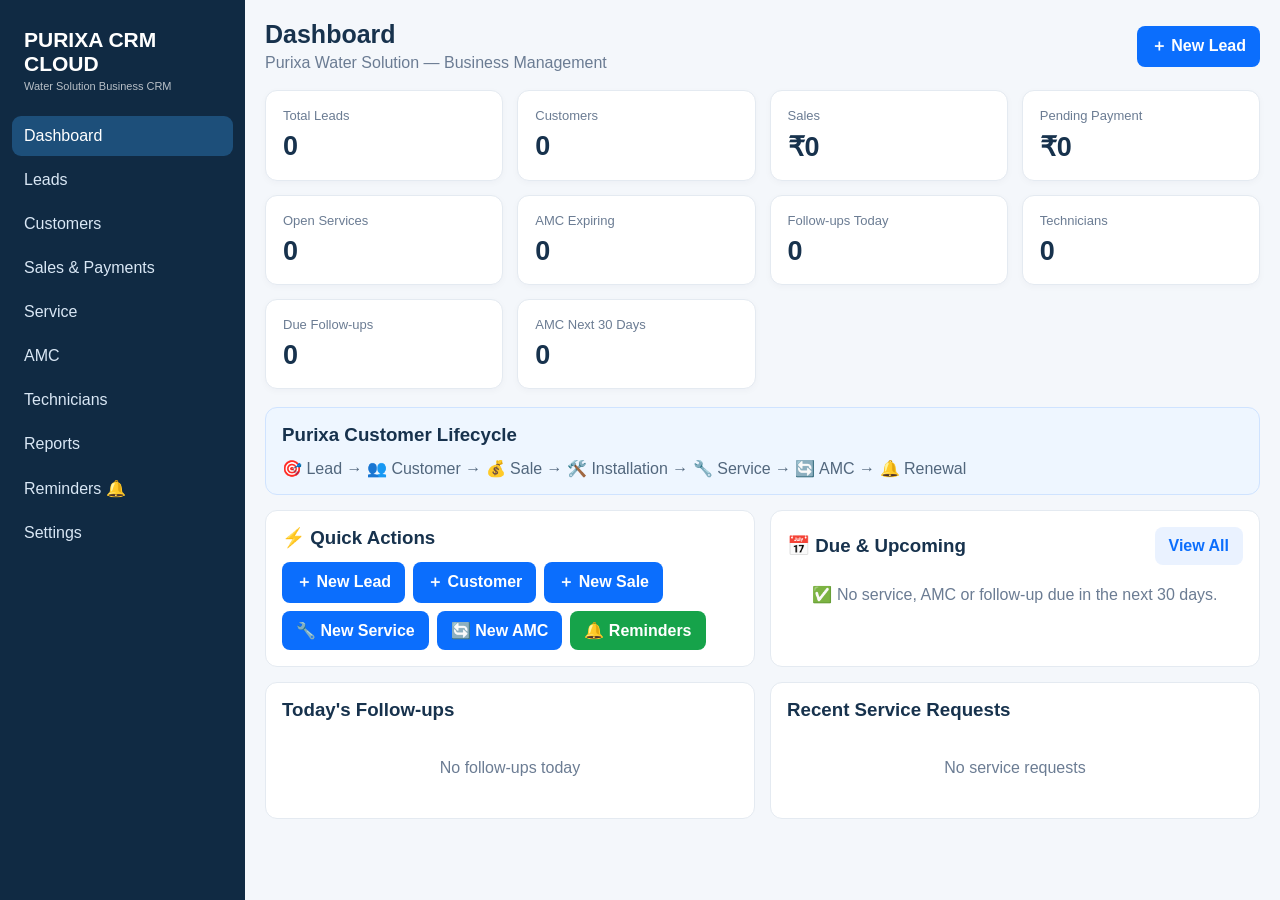
<file: Purixa_CRM_v21_Quick_New_Customer.html>
<!DOCTYPE html>
<html lang="en">
<head>
<meta charset="UTF-8">
<meta name="viewport" content="width=device-width,initial-scale=1">
<meta name="theme-color" content="#0b6efd">
<title>Purixa CRM Cloud — v21 PWA</title>
<style>
*{box-sizing:border-box}
:root{--blue:#0b6efd;--dark:#17324d;--bg:#f4f7fb;--card:#fff;--muted:#6b7c93;--line:#e4eaf1;--green:#16a34a;--red:#dc2626;--orange:#f59e0b}
body{margin:0;font-family:Arial,sans-serif;background:var(--bg);color:var(--dark)}
button,input,select,textarea{font:inherit}
button{cursor:pointer;border:0}
.app{display:flex;min-height:100vh}
.sidebar{width:245px;background:#102a43;color:#fff;position:fixed;left:0;top:0;bottom:0;padding:18px 12px;z-index:20;overflow:auto}
.brand{font-size:21px;font-weight:800;padding:10px 12px 22px}
.brand small{display:block;font-size:11px;font-weight:400;opacity:.7;margin-top:4px}
.nav button{width:100%;background:transparent;color:#d9e7f5;text-align:left;padding:11px 12px;border-radius:9px;margin:2px 0}
.nav button:hover,.nav button.active{background:#1d4f7a;color:#fff}
.main{margin-left:245px;width:calc(100% - 245px);padding:20px}
.top{display:flex;justify-content:space-between;align-items:center;gap:12px;margin-bottom:18px}
.top h1{margin:0;font-size:25px}.top p{margin:5px 0 0;color:var(--muted)}
.btn{padding:10px 14px;border-radius:8px;background:#eaf2ff;color:var(--blue);font-weight:700}
.btn.primary{background:var(--blue);color:#fff}.btn.green{background:var(--green);color:#fff}.btn.red{background:#fee2e2;color:var(--red)}
.cards{display:grid;grid-template-columns:repeat(4,1fr);gap:14px;margin-bottom:18px}
.card{background:var(--card);border:1px solid var(--line);border-radius:12px;padding:17px;box-shadow:0 2px 7px #102a4308}
.card .label{color:var(--muted);font-size:13px}.metric{font-size:27px;font-weight:800;margin-top:8px}
.grid2{display:grid;grid-template-columns:1fr 1fr;gap:15px}
.panel{background:#fff;border:1px solid var(--line);border-radius:12px;padding:16px;margin-bottom:15px}
.panel h3{margin:0 0 13px}.toolbar{display:flex;gap:8px;flex-wrap:wrap;margin-bottom:13px}
.search{flex:1;min-width:180px;padding:10px;border:1px solid var(--line);border-radius:8px}
.table-wrap{overflow:auto}table{width:100%;border-collapse:collapse;min-width:700px}
th,td{padding:11px 9px;border-bottom:1px solid var(--line);text-align:left;font-size:13px}
th{background:#f8fafc;color:#53677d}
.badge{display:inline-block;padding:5px 8px;border-radius:20px;font-size:11px;font-weight:700;background:#eef2ff;color:#3949ab}
.badge.green{background:#dcfce7;color:#166534}.badge.orange{background:#fef3c7;color:#92400e}.badge.red{background:#fee2e2;color:#991b1b}
.page{display:none}.page.active{display:block}
.form-grid{display:grid;grid-template-columns:repeat(2,1fr);gap:12px}
.field label{display:block;font-size:12px;color:var(--muted);margin-bottom:5px}
.field input,.field select,.field textarea{width:100%;padding:10px;border:1px solid var(--line);border-radius:8px;background:#fff}
.field.full{grid-column:1/-1}.actions{display:flex;gap:8px;justify-content:flex-end;margin-top:14px}
.modal{position:fixed;inset:0;background:#0008;display:none;align-items:center;justify-content:center;z-index:50;padding:15px}.modal.show{display:flex}
.modal-box{background:#fff;border-radius:14px;width:min(650px,100%);max-height:92vh;overflow:auto;padding:18px}
.modal-head{display:flex;justify-content:space-between;align-items:center;margin-bottom:15px}
.close{background:#f1f5f9;border-radius:50%;width:34px;height:34px}
.pipeline{display:grid;grid-template-columns:repeat(5,1fr);gap:10px;overflow:auto}
.stage{background:#f8fafc;border:1px solid var(--line);border-radius:10px;padding:10px;min-width:160px}
.stage h4{margin:0 0 9px;font-size:13px}.lead{background:#fff;border:1px solid var(--line);padding:10px;border-radius:8px;margin:7px 0}
.mini{font-size:11px;color:var(--muted);margin-top:4px}
.empty{text-align:center;color:var(--muted);padding:25px}
.toast{position:fixed;right:18px;bottom:18px;background:#102a43;color:#fff;padding:12px 15px;border-radius:9px;display:none;z-index:80}
.toast.show{display:block}
@media(max-width:900px){.sidebar{width:72px}.brand{font-size:0}.brand small{display:none}.nav button{font-size:0;text-align:center}.nav button:before{font-size:20px}.nav button[data-page="dashboard"]:before{content:"🏠"}.nav button[data-page="leads"]:before{content:"🎯"}.nav button[data-page="customers"]:before{content:"👥"}.nav button[data-page="sales"]:before{content:"💰"}.nav button[data-page="service"]:before{content:"🔧"}.nav button[data-page="amc"]:before{content:"🔄"}.nav button[data-page="technicians"]:before{content:"👨‍🔧"}.nav button[data-page="reports"]:before{content:"📊"}.nav button[data-page="reminders"]:before{content:"🔔"}.nav button[data-page="settings"]:before{content:"⚙️"}.main{margin-left:72px;width:calc(100% - 72px)}.cards{grid-template-columns:repeat(2,1fr)}.grid2{grid-template-columns:1fr}}
@media(max-width:560px){.main{padding:12px}.modal-box .cards{grid-template-columns:repeat(2,1fr)!important}.cards{grid-template-columns:1fr 1fr;gap:8px}.card{padding:12px}.metric{font-size:21px}.form-grid{grid-template-columns:1fr}.top h1{font-size:20px}.btn{padding:9px 10px}}
.service-bill{background:#fff;border:1px solid #ddd;border-radius:12px;padding:22px;max-width:760px;margin:auto}.service-bill h2{margin:0 0 5px}.service-bill .bill-head{display:flex;justify-content:space-between;gap:20px;border-bottom:2px solid #eee;padding-bottom:14px;margin-bottom:14px}.service-bill table{width:100%;border-collapse:collapse}.service-bill th,.service-bill td{padding:9px;border-bottom:1px solid #eee;text-align:left}.service-bill .bill-total{font-size:20px;font-weight:800;text-align:right;margin-top:15px}.service-bill .thanks{margin-top:25px;padding-top:12px;border-top:1px solid #eee;color:#52667a}.modal.print-service-bill .modal-box{max-width:850px}@media print{body>*:not(#invoiceModal){display:none!important}#invoiceModal{display:block!important;position:static}.modal-box{box-shadow:none!important;width:100%!important;max-width:none!important}}
</style>

<style>
.invoice{background:#fff;border:1px solid #ddd;border-radius:12px;padding:22px;max-width:760px;margin:auto}
.invoice h2{margin:0 0 4px}.invoice .inv-head{display:flex;justify-content:space-between;gap:20px;border-bottom:2px solid #eee;padding-bottom:14px;margin-bottom:14px}
.invoice table{width:100%;border-collapse:collapse}.invoice th,.invoice td{padding:9px;border-bottom:1px solid #eee;text-align:left}
.invoice .totals{margin-left:auto;max-width:320px}.invoice .totals div{display:flex;justify-content:space-between;padding:5px}
</style>

<style>.service-card{border:1px solid #e5e7eb;border-radius:12px;padding:14px;margin:10px 0;background:#fff}.service-card .row{display:flex;justify-content:space-between;gap:12px;flex-wrap:wrap}.mini{font-size:12px;opacity:.7}.page-head{display:flex;justify-content:space-between;align-items:center;gap:12px;margin-bottom:15px}.page-head h2{margin:0 0 4px}.page-head p{margin:0;color:var(--muted)}.amc-visits{font-weight:700}.amc-visits small{display:block;color:var(--muted);font-weight:400}.history-link{color:var(--blue);cursor:pointer;font-weight:700;margin-left:7px}
</style><style>
.lifecycle{display:grid;grid-template-columns:repeat(7,1fr);gap:7px;margin:12px 0 18px}.life-step{padding:9px 5px;border-radius:9px;background:#f1f5f9;text-align:center;font-size:11px;font-weight:700;color:#64748b;border:1px solid #e2e8f0}.life-step.done{background:#dcfce7;color:#166534;border-color:#bbf7d0}.life-step.current{background:#dbeafe;color:#1d4ed8;border-color:#bfdbfe}.profile-grid{display:grid;grid-template-columns:repeat(4,1fr);gap:10px;margin-bottom:15px}.profile-card{background:#f8fafc;border:1px solid #e4eaf1;border-radius:10px;padding:12px}.profile-card b{font-size:18px;display:block;margin-top:4px}.timeline{border-left:3px solid #dbeafe;margin:12px 0 0 8px;padding-left:15px}.timeline-item{position:relative;padding:8px 0 12px}.timeline-item:before{content:'';position:absolute;left:-22px;top:12px;width:10px;height:10px;border-radius:50%;background:#0b6efd}.section-title{display:flex;justify-content:space-between;align-items:center;gap:8px;margin-bottom:10px}.section-title h3{margin:0}.profile-actions{display:flex;gap:8px;flex-wrap:wrap;margin:10px 0 15px}@media(max-width:900px){.profile-grid{grid-template-columns:1fr 1fr}.lifecycle{grid-template-columns:repeat(4,1fr)}}@media(max-width:560px){.profile-grid{grid-template-columns:1fr 1fr}.lifecycle{grid-template-columns:repeat(2,1fr)}}
</style>
<link rel="manifest" href="manifest.json">
<meta name="mobile-web-app-capable" content="yes">
<meta name="apple-mobile-web-app-capable" content="yes">
<meta name="apple-mobile-web-app-status-bar-style" content="default">
<meta name="apple-mobile-web-app-title" content="Purixa CRM">
<link rel="apple-touch-icon" href="icon-192.png">
<style>
#pwaInstallBtn{display:none;position:fixed;right:18px;bottom:18px;z-index:9999;
  background:#0b6efd;color:#fff;border:0;border-radius:12px;padding:12px 16px;
  font-weight:700;box-shadow:0 6px 18px rgba(0,0,0,.18)}
#pwaInstallBtn.show{display:block}
</style>

</head>
<body>
<div class="app">
<aside class="sidebar">
  <div class="brand">PURIXA CRM CLOUD<small>Water Solution Business CRM</small></div>
  <nav class="nav">
    <button class="active" data-page="dashboard">Dashboard</button>
    <button data-page="leads">Leads</button>
    <button data-page="customers">Customers</button>
    <button data-page="sales">Sales & Payments</button>
    <button data-page="service">Service</button>
    <button data-page="amc">AMC</button>
    <button data-page="technicians">Technicians</button>
    <button data-page="reports">Reports</button>
    <button data-page="reminders">Reminders 🔔</button>
    <button data-page="settings">Settings</button>
  </nav>
</aside>

<main class="main">
  <div class="top">
    <div><h1 id="pageTitle">Dashboard</h1><p>Purixa Water Solution — Business Management</p></div>
    <div><button id="topActionBtn" class="btn primary" onclick="openModal('leadModal')">＋ New Lead</button></div>
  </div>

  <section id="dashboard" class="page active">
    <div class="cards">
      <div class="card"><div class="label">Total Leads</div><div class="metric" id="mLeads">0</div></div>
      <div class="card"><div class="label">Customers</div><div class="metric" id="mCustomers">0</div></div>
      <div class="card"><div class="label">Sales</div><div class="metric" id="mSales">₹0</div></div>
      <div class="card"><div class="label">Pending Payment</div><div class="metric" id="mPending">₹0</div></div>
      <div class="card"><div class="label">Open Services</div><div class="metric" id="mService">0</div></div>
      <div class="card"><div class="label">AMC Expiring</div><div class="metric" id="mAMC">0</div></div>
      <div class="card"><div class="label">Follow-ups Today</div><div class="metric" id="mFollow">0</div></div>
      <div class="card"><div class="label">Technicians</div><div class="metric" id="mTech">0</div></div><div class="card"><div class="label">Due Follow-ups</div><div class="metric" id="mDue">0</div></div><div class="card"><div class="label">AMC Next 30 Days</div><div class="metric" id="mAMC30">0</div></div>
    </div>
    <div class="panel" style="background:#eef6ff;border-color:#cfe3ff">
      <h3>Purixa Customer Lifecycle</h3>
      <p style="margin:0;color:#52677d">🎯 Lead → 👥 Customer → 💰 Sale → 🛠️ Installation → 🔧 Service → 🔄 AMC → 🔔 Renewal</p>
    </div>

    <div class="grid2">
      <div class="panel">
        <h3>⚡ Quick Actions</h3>
        <div class="toolbar" style="margin:0">
          <button class="btn primary" onclick="openModal('leadModal')">＋ New Lead</button>
          <button class="btn primary" onclick="openModal('customerModal')">＋ Customer</button>
          <button class="btn primary" onclick="openModal('saleModal')">＋ New Sale</button>
          <button class="btn primary" onclick="openServiceModal()">🔧 New Service</button>
          <button class="btn primary" onclick="openAMCModal()">🔄 New AMC</button>
          <button class="btn green" onclick="goToPage('reminders')">🔔 Reminders</button>
        </div>
      </div>

      <div class="panel">
        <div class="toolbar" style="justify-content:space-between;align-items:center;margin-bottom:8px">
          <h3 style="margin:0">📅 Due & Upcoming</h3>
          <button class="btn" onclick="goToPage('reminders')">View All</button>
        </div>
        <div id="dashboardDueUpcoming"></div>
      </div>
    </div>

    <div class="grid2">
      <div class="panel"><h3>Today's Follow-ups</h3><div id="todayFollow"></div></div>
      <div class="panel"><h3>Recent Service Requests</h3><div id="recentService"></div></div>
    </div>
  </section>

  <section id="leads" class="page">
    <div class="panel">
      <div class="toolbar"><input class="search" id="leadSearch" placeholder="Search leads..." oninput="renderLeads()"><button class="btn primary" onclick="openModal('leadModal')">＋ Add Lead</button></div>
      <div class="pipeline" id="pipeline"></div>
    </div>
  </section>

  <section id="customers" class="page">
    <div class="panel">
      <div class="toolbar"><input class="search" id="customerSearch" placeholder="Search customer..." oninput="renderCustomers()"><button class="btn primary" onclick="openModal('customerModal')">＋ Add Customer</button></div>
      <div class="table-wrap"><table><thead><tr><th>Name</th><th>Mobile</th><th>Product</th><th>Purchase</th><th>AMC</th><th>Actions</th></tr></thead><tbody id="customerTable"></tbody></table></div>
    </div>
  </section>

  <section id="sales" class="page">
    <div class="panel">
      <div class="toolbar"><button class="btn primary" onclick="openModal('saleModal')">＋ New Sale</button></div>
      <div class="table-wrap"><table><thead><tr><th>Date</th><th>Customer</th><th>Product</th><th>Total</th><th>Paid</th><th>Pending</th><th>Status</th><th>Actions</th></tr></thead><tbody id="salesTable"></tbody></table></div>
    </div>
  </section>

  <section id="service" class="page">
    <div class="panel">
      <div class="toolbar" style="justify-content:space-between;align-items:center"><div><h3 style="margin:0">Service Management</h3><div class="mini">Service requests, technician assignment and service history</div></div><button class="btn primary" onclick="openServiceModal()">＋ New Service</button></div>
      <div class="toolbar"><input class="search" id="serviceSearch" placeholder="Search customer or service..." oninput="renderServices()"></div>
      <div id="serviceList"></div>
    </div>
  </section>

  <section id="amc" class="page">
    <div class="panel">
      <div class="toolbar" style="justify-content:space-between;align-items:center">
        <div><h3 style="margin:0">AMC Management</h3><div class="mini">Annual Maintenance Contracts, renewals and service schedule</div></div>
        <button class="btn primary" onclick="openAMCModal()">＋ Add AMC</button>
      </div>
      <div class="table-wrap"><table><thead><tr><th>Customer</th><th>Start</th><th>End</th><th>Amount</th><th>Visits</th><th>Next Service</th><th>Status</th><th>Actions</th></tr></thead><tbody id="amcTable"></tbody></table></div>
    </div>
  </section>

  <section id="technicians" class="page">
    <div class="panel">
      <div class="toolbar"><button class="btn primary" onclick="openModal('techModal')">＋ Add Technician</button></div>
      <div class="table-wrap"><table><thead><tr><th>Name</th><th>Mobile</th><th>Area</th><th>Status</th><th>Jobs</th></tr></thead><tbody id="techTable"></tbody></table></div>
    </div>
  </section>

  <section id="reports" class="page">
    <div class="cards">
      <div class="card"><div class="label">Conversion Rate</div><div class="metric" id="rConversion">0%</div></div>
      <div class="card"><div class="label">Collected</div><div class="metric" id="rCollected">₹0</div></div>
      <div class="card"><div class="label">Service Revenue</div><div class="metric" id="rService">₹0</div></div>
      <div class="card"><div class="label">AMC Revenue</div><div class="metric" id="rAMC">₹0</div></div>
    </div>
    <div class="panel"><h3>Business Summary</h3><div id="reportSummary"></div></div>
  </section>


  <section id="reminders" class="page">
    <div class="panel">
      <div class="toolbar">
        <button class="btn primary" onclick="renderReminders()">🔄 Refresh Reminders</button>
        <button class="btn green" onclick="sendAllDueWhatsApp()">💬 WhatsApp Due Customers</button>
      </div>
      <h3>🔔 Service & AMC Reminders</h3>
      <p class="mini">यहाँ आज और अगले 30 दिनों के service follow-ups तथा AMC expiry दिखाई जाएगी।</p>
      <div id="reminderList"></div>
    </div>
  </section>

  <section id="settings" class="page">
    <div class="panel">
      <h3>Purixa CRM Settings</h3>
      <p class="mini">This single-file version stores data in this browser using localStorage.</p>
      <div class="panel" style="background:#f8fbff">
        <h3 style="margin-bottom:6px">⭐ Google Review Link</h3>
        <p class="mini">Service complete hone par Bill + Review WhatsApp message me ye link jayega.</p>
        <div class="toolbar">
          <input class="search" id="reviewLink" placeholder="Paste your Google Review link here">
          <button class="btn primary" onclick="saveReviewLink()">💾 Save Review Link</button>
        </div>
      </div>
      <div class="toolbar">
        <button class="btn" onclick="exportData()">Export Backup</button>
        <button class="btn" onclick="document.getElementById('importFile').click()">Import Backup</button>
        <button class="btn red" onclick="resetData()">Reset Demo Data</button>
        <input id="importFile" type="file" accept=".json" style="display:none" onchange="importData(event)">
      </div>
    </div>
  </section>
</main>
</div>

<!-- Lead Modal -->

<div class="modal" id="serviceBillModal"><div class="modal-box">
<div class="modal-head"><h3>🔧 Service Bill</h3><button class="close" onclick="closeModal('serviceBillModal')">×</button></div>
<div id="serviceBillPreview" class="service-bill"></div>
<div class="toolbar">
<button class="btn" onclick="printServiceBill()">🖨️ Print / Save PDF</button>
<button class="btn green" onclick="sendCurrentServiceBillWhatsApp()">💬 WhatsApp Bill + Review</button>
<button class="btn" onclick="closeModal('serviceBillModal')">Close</button>
</div>
</div></div>
<div class="modal" id="invoiceModal"><div class="modal-box">
<div class="modal-head"><h3>🧾 Invoice / Receipt</h3><button class="close" onclick="closeModal('invoiceModal')">×</button></div>
<div id="invoicePreview" class="invoice"></div>
<div class="toolbar">
<button class="btn primary" onclick="window.print()">🖨️ Print</button>
<button class="btn green" onclick="shareInvoiceWhatsApp()">💬 WhatsApp</button>
</div>
</div></div>

<div class="modal" id="leadModal"><div class="modal-box">
<div class="modal-head"><h3>New Lead</h3><button class="close" onclick="closeModal('leadModal')">×</button></div>
<form onsubmit="saveLead(event)"><div class="form-grid">
<div class="field"><label>Name *</label><input id="leadName" required></div>
<div class="field"><label>Mobile *</label><input id="leadMobile" required></div>
<div class="field"><label>Product</label><input id="leadProduct" placeholder="RO / UV / Commercial RO"></div>
<div class="field"><label>Source</label><select id="leadSource"><option>Phone</option><option>WhatsApp</option><option>Website</option><option>Facebook</option><option>Instagram</option><option>Walk-in</option><option>Referral</option></select></div>
<div class="field"><label>Follow-up Date</label><input id="leadFollow" type="date"></div>
<div class="field"><label>Status</label><select id="leadStatus"><option>New</option><option>Contacted</option><option>Interested</option><option>Site Visit</option><option>Quotation</option><option>Negotiation</option><option>Won</option><option>Lost</option></select></div>
<div class="field full"><label>Address / Notes</label><textarea id="leadNotes" rows="3"></textarea></div>
</div><div class="actions"><button type="button" class="btn" onclick="closeModal('leadModal')">Cancel</button><button class="btn primary">Save Lead</button></div></form>
</div></div>

<!-- Customer Modal -->
<div class="modal" id="customerModal"><div class="modal-box">
<div class="modal-head"><h3>New Customer</h3><button class="close" onclick="closeModal('customerModal')">×</button></div>
<form onsubmit="saveCustomer(event)"><div class="form-grid">
<div class="field"><label>Name *</label><input id="custName" required></div><div class="field"><label>Mobile *</label><input id="custMobile" required></div>
<div class="field"><label>Product / Model</label><input id="custProduct"></div><div class="field"><label>Purchase Date</label><input id="custPurchase" type="date"></div>
<div class="field"><label>Installation Date</label><input id="custInstall" type="date"></div><div class="field"><label>AMC End Date</label><input id="custAMC" type="date"></div><div class="field"><label>Installation Status</label><select id="custInstallStatus"><option>Pending</option><option>Scheduled</option><option>Completed</option></select></div><div class="field"><label>Next Service Date</label><input id="custNextService" type="date"></div>
<div class="field full"><label>Address</label><textarea id="custAddress" rows="3"></textarea></div>
</div><div class="actions"><button type="button" class="btn" onclick="closeModal('customerModal')">Cancel</button><button class="btn primary">Save Customer</button></div></form>
</div></div>

<!-- Sale Modal -->
<div class="modal" id="saleModal"><div class="modal-box">
<div class="modal-head"><h3>New Sale</h3><button class="close" onclick="closeModal('saleModal')">×</button></div>
<form onsubmit="saveSale(event)"><div class="form-grid">
<div class="field"><label>Customer *</label><input id="saleCustomer" required></div><div class="field"><label>Product</label><input id="saleProduct"></div>
<div class="field"><label>Total Amount</label><input id="saleTotal" type="number" min="0" value="0"></div><div class="field"><label>Paid Amount</label><input id="salePaid" type="number" min="0" value="0"></div><div class="field"><label>Payment Mode</label><select id="saleMode"><option>Cash</option><option>UPI</option><option>Bank Transfer</option><option>Card</option><option>Pending</option></select></div>
</div><div class="actions"><button type="button" class="btn" onclick="closeModal('saleModal')">Cancel</button><button class="btn primary">Save Sale</button></div></form>
</div></div>

<!-- Service Modal -->
<div class="modal" id="serviceModal"><div class="modal-box">
<div class="modal-head"><h3 id="serviceModalTitle">New Service Request</h3><button class="close" onclick="closeModal('serviceModal')">×</button></div>
<form onsubmit="saveService(event)"><div class="form-grid">
<div class="field">
<label>Customer *</label>
<div class="toolbar" style="margin:0;gap:6px">
<select id="svcCustomer" required style="flex:1"><option value="">Select Customer</option></select>
<button type="button" class="btn primary" onclick="openQuickCustomerModal()">＋ New</button>
</div>
</div>
<div class="field"><label>Mobile</label><input id="svcMobile" readonly></div>
<div class="field"><label>Problem / Service Type *</label><select id="svcProblem" required><option value="">Select Service</option><option>General Service</option><option>Filter Change</option><option>RO / Membrane</option><option>Pump Problem</option><option>Leakage</option><option>Water Quality</option><option>Installation</option><option>Other</option></select></div>
<div class="field"><label>Technician</label><select id="svcTech"><option value="">Unassigned</option></select></div>
<div class="field"><label>Status</label><select id="svcStatus"><option>Open</option><option>Assigned</option><option>On The Way</option><option>In Progress</option><option>Completed</option><option>Cancelled</option></select></div>
<div class="field"><label>Service Amount</label><input id="svcAmount" type="number" min="0" value="0"></div>
<div class="field"><label>Service Date</label><input id="svcDate" type="date"></div>
<div class="field"><label>Next Follow-up</label><input id="svcFollow" type="date"></div>
<div class="field full"><label>Notes</label><textarea id="svcNotes" rows="3" placeholder="Service details / parts required / customer complaint"></textarea></div><div class="field full"><div class="mini">💬 Status ko <b>Completed</b> karne par CRM WhatsApp me Service Bill + Review request kholega.</div></div>
</div><div class="actions"><button type="button" class="btn" onclick="closeModal('serviceModal')">Cancel</button><button class="btn primary">💾 Save Service</button></div></form>
</div></div>

<!-- Quick New Customer from Service -->
<div class="modal" id="quickCustomerModal"><div class="modal-box">
<div class="modal-head"><h3>＋ New Customer</h3><button class="close" onclick="closeModal('quickCustomerModal')">×</button></div>
<form onsubmit="saveQuickCustomer(event)"><div class="form-grid">
<div class="field"><label>Name *</label><input id="quickCustName" required></div>
<div class="field"><label>Mobile / WhatsApp *</label><input id="quickCustMobile" required></div>
<div class="field"><label>Product / Model</label><input id="quickCustProduct" placeholder="RO / UV / Commercial RO"></div>
<div class="field"><label>Installation Date</label><input id="quickCustInstall" type="date"></div>
<div class="field full"><label>Address</label><textarea id="quickCustAddress" rows="2"></textarea></div>
</div>
<div class="actions">
<button type="button" class="btn" onclick="closeModal('quickCustomerModal')">Cancel</button>
<button class="btn primary">💾 Save & Select Customer</button>
</div></form>
</div></div>

<div class="modal" id="serviceDetailModal"><div class="modal-box"><div class="modal-head"><h3>Service Details</h3><button class="close" onclick="closeModal('serviceDetailModal')">×</button></div><div id="serviceDetail"></div></div></div>

<!-- AMC Modal -->
<div class="modal" id="amcModal"><div class="modal-box">
<div class="modal-head"><h3 id="amcModalTitle">New AMC</h3><button class="close" onclick="closeModal('amcModal')">×</button></div>
<form onsubmit="saveAMC(event)"><div class="form-grid">
<div class="field"><label>Customer *</label><select id="amcCustomer" required><option value="">Select Customer</option></select></div>
<div class="field"><label>AMC Amount</label><input id="amcAmount" type="number" min="0" value="0"></div>
<div class="field"><label>Start Date</label><input id="amcStart" type="date"></div><div class="field"><label>End Date</label><input id="amcEnd" type="date"></div>
<div class="field"><label>Total Visits</label><input id="amcVisits" type="number" min="0" value="4"></div><div class="field"><label>Next Service Date</label><input id="amcNext" type="date"></div>
</div><div class="actions"><button type="button" class="btn" onclick="closeModal('amcModal')">Cancel</button><button class="btn primary">💾 Save AMC</button></div></form>
</div></div>

<!-- AMC Visit Modal -->
<div class="modal" id="amcVisitModal"><div class="modal-box">
<div class="modal-head"><h3 id="amcVisitModalTitle">New AMC Visit</h3><button class="close" onclick="closeModal('amcVisitModal')">×</button></div>
<form onsubmit="saveAMCVisit(event)"><div class="form-grid">
<div class="field"><label>Customer</label><input id="visitCustomer" readonly></div>
<div class="field"><label>Visit Date *</label><input id="visitDate" type="date" required></div>
<div class="field"><label>Technician</label><select id="visitTechnician"><option value="">Unassigned</option></select></div>
<div class="field"><label>Status</label><select id="visitStatus"><option>Completed</option><option>Scheduled</option><option>In Progress</option><option>Cancelled</option></select></div>
<div class="field full"><label>Customer Complaint</label><textarea id="visitComplaint" rows="2" placeholder="Customer complaint / problem"></textarea></div>
<div class="field full"><label>Work Done</label><textarea id="visitWork" rows="2" placeholder="Service work completed"></textarea></div>
<div class="field full"><label>Parts Used</label><textarea id="visitParts" rows="2" placeholder="Filter, membrane, pump, pipe, etc."></textarea></div>
<div class="field"><label>Service Charge</label><input id="visitCharge" type="number" min="0" value="0"></div>
<div class="field"><label>Next Service Date</label><input id="visitNextService" type="date"></div>
<div class="field full"><label>Notes</label><textarea id="visitNotes" rows="2" placeholder="Additional notes"></textarea></div>
</div><div class="actions"><button type="button" class="btn" onclick="closeModal('amcVisitModal')">Cancel</button><button class="btn primary">💾 Save Visit</button></div></form>
</div></div>

<div class="modal" id="amcHistoryModal"><div class="modal-box" style="width:min(900px,100%)">
<div class="modal-head"><h3>AMC Visit History</h3><button class="close" onclick="closeModal('amcHistoryModal')">×</button></div>
<div id="amcHistoryBody"></div></div></div>

<!-- Tech Modal -->
<div class="modal" id="techModal"><div class="modal-box">
<div class="modal-head"><h3>New Technician</h3><button class="close" onclick="closeModal('techModal')">×</button></div>
<form onsubmit="saveTech(event)"><div class="form-grid">
<div class="field"><label>Name *</label><input id="techName" required></div><div class="field"><label>Mobile</label><input id="techMobile"></div>
<div class="field"><label>Area</label><input id="techArea" placeholder="Rajkot / Area"></div><div class="field"><label>Status</label><select id="techStatus"><option>Available</option><option>Busy</option><option>Off Duty</option></select></div>
</div><div class="actions"><button type="button" class="btn" onclick="closeModal('techModal')">Cancel</button><button class="btn primary">Save Technician</button></div></form>
</div></div>



<div class="modal" id="editCustomerModal"><div class="modal-box">
<div class="modal-head"><h3>Edit Customer</h3><button class="close" onclick="closeModal('editCustomerModal')">×</button></div>
<div class="form-grid">
<div class="field"><label>Name</label><input id="editCustName"></div>
<div class="field"><label>Mobile</label><input id="editCustMobile" type="tel"></div>
<div class="field"><label>Product</label><input id="editCustProduct"></div>
<div class="field"><label>Purchase Date</label><input id="editCustPurchase" type="date"></div>
<div class="field"><label>Installation Date</label><input id="editCustInstall" type="date"></div>
<div class="field"><label>Installation Status</label><select id="editCustInstallStatus"><option>Pending</option><option>Scheduled</option><option>Completed</option></select></div>
<div class="field"><label>Next Service Date</label><input id="editCustNextService" type="date"></div>
<div class="field"><label>AMC End Date</label><input id="editCustAMC" type="date"></div>
<div class="field full"><label>Address</label><textarea id="editCustAddress" rows="3"></textarea></div>
<div class="field full"><label>Notes</label><textarea id="editCustNotes" rows="3"></textarea></div>
</div>
<div class="toolbar"><button class="btn primary" onclick="saveCustomerEdit()">💾 Save Changes</button></div>
</div></div>

<!-- Customer Profile Modal -->
<div class="modal" id="customerProfileModal"><div class="modal-box" style="width:min(900px,100%)">
<div class="modal-head">
  <div><h3 id="profileName">Customer Profile</h3><div class="mini" id="profileMobile"></div></div>
  <button class="close" onclick="closeModal('customerProfileModal')">×</button>
</div>
<div id="profileBody"></div>
</div></div>

<div class="toast" id="toast"></div>

<script>
const KEY="purixaCRM_v1";
const today=new Date().toISOString().slice(0,10);
const emptyDB=()=>({leads:[],customers:[],sales:[],services:[],amcs:[],technicians:[]});
let db=loadDB();
let editingCustomerId=null, editingServiceId=null, currentInvoiceMobile="", currentAMCVisitId=null, editingAMCVisitIndex=null;
let currentServiceBillId=null;

function loadDB(){
  try{
    const raw=JSON.parse(localStorage.getItem(KEY)||"null")||emptyDB();
    const d=Object.assign(emptyDB(),raw);
    ["leads","customers","sales","services","amcs","technicians"].forEach(k=>{if(!Array.isArray(d[k]))d[k]=[]});
    d.customers.forEach(c=>{c.notes=c.notes||""});
    d.sales.forEach(s=>{s.total=Number(s.total??s.amount??0);s.paid=Number(s.paid??0);s.pending=Math.max(0,s.total-s.paid);s.paymentStatus=salePaymentStatus(s)});
    d.services=d.services.map(s=>normalizeService(s,d));
    d.amcs=(d.amcs||[]).map(a=>{
      if(!a.customerId){
        const c=d.customers.find(c=>String(c.name).toLowerCase()===String(a.customer||"").toLowerCase());
        if(c)a.customerId=c.id;
      }
      a.visitsTotal=Number(a.visitsTotal??a.visits??0);
      if(!Array.isArray(a.visitHistory))a.visitHistory=[];
      if(!a.visitsTotal && a.visits) a.visitsTotal=Number(a.visits)||0;
      return a;
    });
    syncCustomerAMCFields(d);
    return d;
  }catch(e){return emptyDB()}
}
function syncCustomerAMCFields(d){
  (d.customers||[]).forEach(c=>{
    const records=(d.amcs||[]).filter(a=>a.customerId===c.id || (!a.customerId && String(a.customer||"").toLowerCase()===String(c.name||"").toLowerCase()));
    if(records.length){
      const latest=records.filter(a=>a.end).sort((a,b)=>String(b.end).localeCompare(String(a.end)))[0];
      if(latest)c.amc=latest.end;
    }
    c.amc=c.amc||"";
  });
}

function getAMCExpiryRecords(){
  const byCustomer=new Map();
  (db.amcs||[]).forEach(a=>{
    if(!a.end)return;
    const key=a.customerId||String(a.customer||"").toLowerCase();
    const prev=byCustomer.get(key);
    if(!prev || String(a.end)>String(prev.end))byCustomer.set(key,a);
  });
  return [...byCustomer.values()];
}

function normalizeService(s,d=emptyDB()){
  const customerId=Number(s.customerId)||null;
  const customer= s.customer || (d.customers||[]).find(c=>c.id===customerId)?.name || "";
  const mobile= s.mobile || (d.customers||[]).find(c=>c.id===customerId)?.mobile || "";
  const technicianId=Number(s.technicianId)||null;
  const tech= s.tech || (d.technicians||[]).find(x=>x.id===technicianId)?.name || "";
  return {id:s.id||Date.now()+Math.random(),customerId,customer,mobile,problem:s.problem||s.type||"General Service",tech,technicianId,status:s.status||"Open",amount:Number(s.amount??s.charge??0),charge:Number(s.charge??s.amount??0),date:s.date||today,follow:s.follow||"",notes:s.notes||""};
}
function persist(){localStorage.setItem(KEY,JSON.stringify(db));renderAll()}
function money(n){return "₹"+Number(n||0).toLocaleString("en-IN",{maximumFractionDigits:2})}
function esc(s){return String(s??"").replace(/[&<>"']/g,m=>({"&":"&amp;","<":"&lt;",">":"&gt;",'"':"&quot;","'":"&#039;"}[m]))}
function toast(t){const x=document.getElementById("toast");if(!x)return;x.textContent=t;x.classList.add("show");setTimeout(()=>x.classList.remove("show"),2200)}
function openModal(id){const x=document.getElementById(id);if(x)x.classList.add("show")}
function closeModal(id){const x=document.getElementById(id);if(x)x.classList.remove("show")}

const pageActions={dashboard:["＋ New Lead","openModal('leadModal')"],leads:["＋ Add Lead","openModal('leadModal')"],customers:["＋ Add Customer","openModal('customerModal')"],sales:["＋ New Sale","openModal('saleModal')"],service:["＋ New Service","openServiceModal()"],amc:["＋ Add AMC","openAMCModal()"],technicians:["＋ Add Technician","openModal('techModal')"],reports:["",""],reminders:["",""],settings:["",""]};
function updateTopAction(pageName){const b=document.getElementById("topActionBtn");if(!b)return;const a=pageActions[pageName]||["",""];if(!a[0]){b.style.display="none";return}b.style.display="inline-block";b.textContent=a[0];b.setAttribute("onclick",a[1]);}
document.querySelectorAll(".nav button").forEach(b=>b.onclick=()=>{
  document.querySelectorAll(".nav button").forEach(x=>x.classList.remove("active"));b.classList.add("active");
  document.querySelectorAll(".page").forEach(x=>x.classList.remove("active"));
  const page=document.getElementById(b.dataset.page);if(page)page.classList.add("active");
  const pageName=b.dataset.page;document.getElementById("pageTitle").textContent=b.textContent.replace(" 🔔","");
  updateTopAction(pageName);
  renderAll();
});

function saveLead(e){e.preventDefault();db.leads.unshift({id:Date.now(),name:leadName.value.trim(),mobile:leadMobile.value.trim(),product:leadProduct.value.trim(),source:leadSource.value,follow:leadFollow.value,status:leadStatus.value,notes:leadNotes.value.trim(),created:today});persist();e.target.reset();closeModal("leadModal");toast("Lead saved")}
function saveCustomer(e){e.preventDefault();const mobile=custMobile.value.trim();if(db.customers.some(x=>x.mobile===mobile)){toast("Customer with this mobile already exists");return}db.customers.unshift({id:Date.now(),name:custName.value.trim(),mobile,product:custProduct.value.trim(),purchase:custPurchase.value,install:custInstall.value,amc:custAMC.value,installStatus:custInstallStatus.value,nextService:custNextService.value,address:custAddress.value.trim(),notes:""});persist();e.target.reset();closeModal("customerModal");toast("Customer saved")}
function saveSale(e){e.preventDefault();let total=+saleTotal.value||0,paid=+salePaid.value||0;if(total<=0){toast("Enter total amount");return}if(paid>total){toast("Paid amount cannot exceed total");return}const c=db.customers.find(x=>x.name.toLowerCase()===saleCustomer.value.trim().toLowerCase());db.sales.unshift({id:Date.now(),date:today,customerId:c?.id||null,customer:saleCustomer.value.trim(),mobile:c?.mobile||"",product:saleProduct.value.trim(),total,amount:total,paid,pending:Math.max(0,total-paid),mode:saleMode.value,paymentStatus:salePaymentStatus({total,paid})});persist();e.target.reset();closeModal("saleModal");toast("Sale saved")}

function openQuickCustomerModal(){
  document.getElementById("quickCustName").value="";
  document.getElementById("quickCustMobile").value="";
  document.getElementById("quickCustProduct").value="";
  document.getElementById("quickCustInstall").value=today;
  document.getElementById("quickCustAddress").value="";
  openModal("quickCustomerModal");
  setTimeout(()=>document.getElementById("quickCustName")?.focus(),80);
}
function saveQuickCustomer(e){
  e.preventDefault();
  const name=document.getElementById("quickCustName").value.trim();
  const mobile=document.getElementById("quickCustMobile").value.trim();
  if(!name||!mobile){toast("Name and mobile are required");return}
  const existing=db.customers.find(x=>String(x.mobile||"").replace(/\\D/g,"")===mobile.replace(/\\D/g,""));
  if(existing){
    fillServiceCustomerOptions(existing.id);
    document.getElementById("svcMobile").value=existing.mobile||"";
    closeModal("quickCustomerModal");
    toast("Customer already exists — selected");
    return;
  }
  const id=Date.now();
  db.customers.unshift({
    id,
    name,
    mobile,
    product:document.getElementById("quickCustProduct").value.trim(),
    purchase:"",
    install:document.getElementById("quickCustInstall").value||"",
    amc:"",
    installStatus:"Pending",
    nextService:"",
    address:document.getElementById("quickCustAddress").value.trim(),
    notes:""
  });
  persist();
  fillServiceCustomerOptions(id);
  document.getElementById("svcMobile").value=mobile;
  closeModal("quickCustomerModal");
  toast("Customer saved and selected for this service");
}
function fillServiceCustomerOptions(selectedId=""){
  const s=document.getElementById("svcCustomer");if(!s)return;
  s.innerHTML='<option value="">Select Customer</option>'+db.customers.map(c=>`<option value="${c.id}">${esc(c.name)} — ${esc(c.mobile||"")}</option>`).join("");
  if(selectedId!==""&&selectedId!==null)s.value=String(selectedId);
  const t=document.getElementById("svcTech");if(t)t.innerHTML='<option value="">Unassigned</option>'+db.technicians.map(x=>`<option value="${x.id}">${esc(x.name)}</option>`).join("");
  const date=document.getElementById("svcDate");if(date&&!date.value)date.value=today;
}
document.getElementById("svcCustomer")?.addEventListener("change",()=>{const c=db.customers.find(x=>x.id===Number(svcCustomer.value));svcMobile.value=c?.mobile||""});
function openServiceModal(customerId=""){
  editingServiceId=null;document.getElementById("serviceModalTitle").textContent="New Service Request";
  fillServiceCustomerOptions(customerId);document.getElementById("svcMobile").value="";document.getElementById("svcProblem").value="";document.getElementById("svcTech").value="";document.getElementById("svcStatus").value="Open";document.getElementById("svcAmount").value="0";document.getElementById("svcDate").value=today;document.getElementById("svcFollow").value="";document.getElementById("svcNotes").value="";
  if(customerId){const c=db.customers.find(x=>x.id===Number(customerId));if(c)document.getElementById("svcMobile").value=c.mobile||""}
  openModal("serviceModal");
}
function openCustomerService(id){const c=db.customers.find(x=>x.id===Number(id));if(!c)return;openServiceModal(c.id)}
function saveService(e){e.preventDefault();const cid=Number(svcCustomer.value);const c=db.customers.find(x=>x.id===cid);if(!c){toast("Please select a customer");return}const tid=Number(svcTech.value)||null;const tech=db.technicians.find(x=>x.id===tid);const data={customerId:cid,customer:c.name,mobile:c.mobile||"",problem:svcProblem.value||"General Service",tech:tech?.name||"",technicianId:tid,status:svcStatus.value,amount:+svcAmount.value||0,charge:+svcAmount.value||0,date:svcDate.value||today,follow:svcFollow.value,notes:svcNotes.value.trim()};let savedId=null,sendCompleted=false;
  if(editingServiceId){const s=db.services.find(x=>x.id===editingServiceId);if(s){const wasCompleted=s.status==="Completed";Object.assign(s,data);savedId=s.id;sendCompleted=!wasCompleted&&data.status==="Completed"}}else{savedId=Date.now();db.services.unshift({id:savedId,...data});sendCompleted=data.status==="Completed"}
  persist();e.target.reset();closeModal("serviceModal");toast(editingServiceId?"Service updated":"Service saved");editingServiceId=null;
  if(sendCompleted){setTimeout(()=>sendServiceBillAndReviewWhatsApp(savedId),450)}
}
function editService(id){const s=db.services.find(x=>x.id===id);if(!s)return;editingServiceId=id;document.getElementById("serviceModalTitle").textContent="Edit Service Request";fillServiceCustomerOptions(s.customerId||"");svcMobile.value=s.mobile||db.customers.find(c=>c.id===s.customerId)?.mobile||"";svcProblem.value=s.problem||"General Service";svcTech.value=s.technicianId?String(s.technicianId):"";svcStatus.value=s.status||"Open";svcAmount.value=s.amount??s.charge??0;svcDate.value=s.date||today;svcFollow.value=s.follow||"";svcNotes.value=s.notes||"";openModal("serviceModal")}
function viewService(id){const s=db.services.find(x=>x.id===id);if(!s)return;const c=db.customers.find(x=>x.id===s.customerId)||{};const t=db.technicians.find(x=>x.id===s.technicianId)||{};const completedBtn=s.status==="Completed"?`<button class="btn green" onclick="openServiceBill(${s.id})">📄 Bill</button><button class="btn green" onclick="sendServiceBillAndReviewWhatsApp(${s.id})">📲 Bill + Review WhatsApp</button>`:"";document.getElementById("serviceDetail").innerHTML=`<div class="service-card"><h3>${esc(c.name||s.customer||"-")}</h3><p><b>Mobile:</b> ${esc(c.mobile||s.mobile||"-")}</p><p><b>Date:</b> ${esc(s.date||"-")}</p><p><b>Problem:</b> ${esc(s.problem||"-")}</p><p><b>Technician:</b> ${esc(t.name||s.tech||"Unassigned")}</p><p><b>Status:</b> ${statusBadge(s.status||"Open")}</p><p><b>Charge:</b> ${money(s.amount??s.charge??0)}</p><p><b>Follow-up:</b> ${esc(s.follow||"-")}</p><p><b>Details:</b> ${esc(s.notes||"-")}</p><div class="toolbar"><button class="btn primary" onclick="closeModal('serviceDetailModal');editService(${s.id})">✏️ Edit</button><button class="btn" onclick="callNoByService(${s.id})">📞 Call</button><button class="btn" onclick="waByService(${s.id})">💬 WhatsApp</button>${completedBtn}<button class="btn red" onclick="del('services',${s.id});closeModal('serviceDetailModal')">Delete</button></div></div>`;openModal("serviceDetailModal")}
function callNoByService(id){const s=db.services.find(x=>x.id===id);callNo(s?.mobile||db.customers.find(c=>c.id===s?.customerId)?.mobile)}
function getReviewLink(){return String(localStorage.getItem("purixa_google_review_link")||"").trim()}
function saveReviewLink(){const el=document.getElementById("reviewLink");if(!el)return;localStorage.setItem("purixa_google_review_link",el.value.trim());toast(el.value.trim()?"Google Review link saved":"Review link cleared")}
function loadReviewLink(){const el=document.getElementById("reviewLink");if(el)el.value=getReviewLink()}
function serviceBillHtml(s){
  const c=db.customers.find(x=>x.id===s.customerId)||{};
  const billNo=s.serviceInvoiceNo||("PWS-SVC-"+String(s.id).replace(/\D/g,"").slice(-6).padStart(6,"0"));
  s.serviceInvoiceNo=billNo;
  const amount=Number(s.amount??s.charge??0);
  return `<div class="bill-head"><div><h2>Purixa Water Solution</h2><div>Service Bill / Receipt</div></div><div><b>Bill No:</b> ${esc(billNo)}<br><b>Date:</b> ${esc(s.date||today)}</div></div>
  <p><b>Customer:</b> ${esc(c.name||s.customer||"Customer")}<br><b>Mobile:</b> ${esc(c.mobile||s.mobile||"-")}</p>
  <table><tr><th>Service</th><th>Technician</th><th>Details</th><th>Amount</th></tr>
  <tr><td>${esc(s.problem||"General Service")}</td><td>${esc(s.tech||"Unassigned")}</td><td>${esc(s.notes||"-")}</td><td>${money(amount)}</td></tr></table>
  <div class="bill-total">Total: ${money(amount)}</div>
  <div class="thanks">Thank you for choosing Purixa Water Solution.<br>⭐ Please share your Google review after service.</div>`;
}
function openServiceBill(id){
  const s=db.services.find(x=>x.id===id); if(!s)return;
  if(s.status!=="Completed"){toast("Service must be Completed first");return}
  currentServiceBillId=id;
  document.getElementById("serviceBillPreview").innerHTML=serviceBillHtml(s);
  openModal("serviceBillModal");
  persist();
}
function printServiceBill(){
  if(!currentServiceBillId)return;
  const s=db.services.find(x=>x.id===currentServiceBillId); if(!s)return;
  const w=window.open("","_blank","width=900,height=700");
  if(!w){toast("Please allow pop-ups for this CRM");return}
  w.document.write(`<html><head><title>${esc(s.serviceInvoiceNo||"Service Bill")}</title><style>body{font-family:Arial,sans-serif;padding:30px;color:#17324d}.service-bill{background:#fff;padding:22px;max-width:760px;margin:auto}.bill-head{display:flex;justify-content:space-between;gap:20px;border-bottom:2px solid #eee;padding-bottom:14px;margin-bottom:14px}.service-bill table{width:100%;border-collapse:collapse}.service-bill th,.service-bill td{padding:9px;border-bottom:1px solid #eee;text-align:left}.bill-total{font-size:20px;font-weight:800;text-align:right;margin-top:15px}.thanks{margin-top:25px;padding-top:12px;border-top:1px solid #eee}</style></head><body><div class="service-bill">${serviceBillHtml(s)}</div><script>window.onload=()=>window.print()<\/script></body></html>`);
  w.document.close();
}
function sendCurrentServiceBillWhatsApp(){
  if(!currentServiceBillId)return;
  sendServiceBillAndReviewWhatsApp(currentServiceBillId);
}

function serviceBillText(s){
  const c=db.customers.find(x=>x.id===s.customerId)||{};
  const billNo=s.serviceInvoiceNo||("PWS-SVC-"+String(s.id).replace(/\D/g,"").slice(-6).padStart(6,"0"));
  s.serviceInvoiceNo=billNo;
  const amount=Number(s.amount??s.charge??0);
  const review=getReviewLink();
  let text=`*PURIXA WATER SOLUTION*\n🔧 *SERVICE BILL / RECEIPT*\n\nBill No: ${billNo}\nDate: ${s.date||today}\nCustomer: ${c.name||s.customer||"Customer"}\nMobile: ${c.mobile||s.mobile||"-"}\nService: ${s.problem||"General Service"}\nTechnician: ${s.tech||"Unassigned"}\nWork/Details: ${s.notes||"-"}\nAmount: ${money(amount)}\nStatus: ${s.status||"Completed"}\n\nThank you for choosing Purixa Water Solution.`;
  text+=`\n\n⭐ *Please share your feedback*\nAapki service experience humein batayein. Aapka review hamare liye bahut important hai.`;
  if(review)text+=`\n\nGoogle Review: ${review}`;
  else text+=`\nGoogle par Purixa Water Solution ko review dena na bhoolein.`;
  return text;
}
function sendServiceBillAndReviewWhatsApp(id){
  const s=db.services.find(x=>x.id===id);if(!s)return;
  if(s.status!=="Completed"){toast("Service must be Completed first");return}
  const c=db.customers.find(x=>x.id===s.customerId)||{};
  const mobile=c.mobile||s.mobile||"";
  if(!mobile){toast("Customer mobile number not available");return}
  s.serviceInvoiceNo=s.serviceInvoiceNo||("PWS-SVC-"+String(s.id).replace(/\D/g,"").slice(-6).padStart(6,"0"));
  localStorage.setItem(KEY,JSON.stringify(db));
  wa(mobile,serviceBillText(s));
}
function waByService(id){const s=db.services.find(x=>x.id===id);wa(s?.mobile||db.customers.find(c=>c.id===s?.customerId)?.mobile,`Hello, this is Purixa Water Solution regarding your service request.`)}

let editingAMCId=null, renewingAMCId=null;
function addDays(dateStr,days){if(!dateStr)return "";const d=new Date(dateStr+"T00:00:00");d.setDate(d.getDate()+Number(days||0));return d.toISOString().slice(0,10)}
function openAMCRenewal(id){const a=db.amcs.find(x=>x.id===id);if(!a)return;const c=db.customers.find(x=>x.id===a.customerId)||db.customers.find(x=>String(x.name||"").toLowerCase()===String(a.customer||"").toLowerCase());if(!c){toast("Customer not found");return}renewingAMCId=id;editingAMCId=null;document.getElementById("amcModalTitle").textContent="🔄 Renew AMC";fillAMCCustomerOptions(c.id);amcAmount.value=a.amount||0;const newStart=a.end?addDays(a.end,1):today;amcStart.value=newStart;amcEnd.value=addDays(newStart,365);amcVisits.value=Number(a.visitsTotal??a.visits??4)||4;amcNext.value=addDays(newStart,90);openModal("amcModal")}
function fillAMCCustomerOptions(selected=""){const s=document.getElementById("amcCustomer");if(!s)return;s.innerHTML='<option value="">Select Customer</option>'+db.customers.map(c=>`<option value="${c.id}">${esc(c.name)} — ${esc(c.mobile||"")}</option>`).join("");if(selected!=="")s.value=String(selected)}
function openAMCModal(customerId=""){editingAMCId=null;renewingAMCId=null;document.getElementById("amcModalTitle").textContent="New AMC";fillAMCCustomerOptions(customerId);amcAmount.value=0;amcStart.value=today;amcEnd.value="";amcVisits.value=4;amcNext.value="";openModal("amcModal")}
function openAMCForCustomer(id){const c=db.customers.find(x=>x.id===Number(id));if(c)openAMCModal(c.id)}
function editAMC(id){const a=db.amcs.find(x=>x.id===id);if(!a)return;editingAMCId=id;renewingAMCId=null;document.getElementById("amcModalTitle").textContent="Edit AMC";fillAMCCustomerOptions(a.customerId||"");if(!a.customerId){const opt=[...amcCustomer.options].find(o=>o.textContent.split(" — ")[0].toLowerCase()===String(a.customer||"").toLowerCase());if(opt)amcCustomer.value=opt.value}amcAmount.value=a.amount||0;amcStart.value=a.start||"";amcEnd.value=a.end||"";amcVisits.value=a.visitsTotal??a.visits??0;amcNext.value=a.nextService||"";openModal("amcModal")}
function saveAMC(e){e.preventDefault();const cid=Number(amcCustomer.value)||null;const c=db.customers.find(x=>x.id===cid);if(!c){toast("Please select a customer");return}const old=editingAMCId?db.amcs.find(x=>x.id===editingAMCId):null;const data={customerId:cid,customer:c.name,mobile:c.mobile||"",amount:+amcAmount.value||0,start:amcStart.value,end:amcEnd.value,visitsTotal:+amcVisits.value||0,nextService:amcNext.value,visitHistory:[]};if(renewingAMCId){const source=db.amcs.find(x=>x.id===renewingAMCId);db.amcs.unshift({id:Date.now(),...data,renewalOf:source?.id||null,renewalDate:today,visitHistory:[]});c.amc=data.end||"";persist();e.target.reset();closeModal("amcModal");renewingAMCId=null;editingAMCId=null;toast("🔄 AMC renewed successfully");return}if(editingAMCId){if(old)Object.assign(old,{...data,visitHistory:Array.isArray(old.visitHistory)?old.visitHistory:[]})}else db.amcs.unshift({id:Date.now(),...data});c.amc=data.end||"";persist();e.target.reset();closeModal("amcModal");toast(editingAMCId?"AMC updated":"AMC saved");editingAMCId=null;renewingAMCId=null}
function fillAMCVisitTechnicians(selected=""){const s=document.getElementById("visitTechnician");if(!s)return;s.innerHTML='<option value="">Unassigned</option>'+db.technicians.map(x=>`<option value="${x.id}">${esc(x.name)}</option>`).join("");if(selected)s.value=String(selected)}
function openAMCVisit(amcId,index=null){const a=db.amcs.find(x=>x.id===amcId);if(!a)return;if(!Array.isArray(a.visitHistory))a.visitHistory=[];currentAMCVisitId=amcId;editingAMCVisitIndex=index;const v=index!==null?a.visitHistory[index]:null;document.getElementById("amcVisitModalTitle").textContent=v?"Edit AMC Visit":"New AMC Visit";document.getElementById("visitCustomer").value=a.customer||"";document.getElementById("visitDate").value=v?.date||today;fillAMCVisitTechnicians(v?.technicianId||"");document.getElementById("visitStatus").value=v?.status||"Completed";document.getElementById("visitComplaint").value=v?.complaint||"";document.getElementById("visitWork").value=v?.workDone||"";document.getElementById("visitParts").value=v?.parts||"";document.getElementById("visitCharge").value=v?.charge||0;document.getElementById("visitNextService").value=v?.nextService||a.nextService||"";document.getElementById("visitNotes").value=v?.notes||"";openModal("amcVisitModal")}
function saveAMCVisit(e){e.preventDefault();const a=db.amcs.find(x=>x.id===currentAMCVisitId);if(!a){toast("AMC not found");return}if(!Array.isArray(a.visitHistory))a.visitHistory=[];const tid=Number(document.getElementById("visitTechnician").value)||null;const tech=db.technicians.find(x=>x.id===tid);const v={id:editingAMCVisitIndex!==null?(a.visitHistory[editingAMCVisitIndex]?.id||Date.now()):Date.now(),date:document.getElementById("visitDate").value||today,technicianId:tid,technician:tech?.name||"",status:document.getElementById("visitStatus").value,complaint:document.getElementById("visitComplaint").value.trim(),workDone:document.getElementById("visitWork").value.trim(),parts:document.getElementById("visitParts").value.trim(),charge:+document.getElementById("visitCharge").value||0,nextService:document.getElementById("visitNextService").value||"",notes:document.getElementById("visitNotes").value.trim()};if(editingAMCVisitIndex!==null)a.visitHistory[editingAMCVisitIndex]=v;else a.visitHistory.push(v);if(v.nextService)a.nextService=v.nextService;persist();e.target.reset();closeModal("amcVisitModal");toast(editingAMCVisitIndex!==null?"AMC visit updated":"AMC visit saved");currentAMCVisitId=null;editingAMCVisitIndex=null}
function showAMCHistory(id){
  const a=db.amcs.find(x=>x.id===id); if(!a)return;
  const list=Array.isArray(a.visitHistory)?a.visitHistory:[];
  const total=Number(a.visitsTotal??a.visits??0);
  const body=document.getElementById("amcHistoryBody");
  let html='<div class="mini" style="margin-bottom:10px"><b>'+esc(a.customer||"Customer")+'</b> · '+list.length+'/'+total+' visits used</div>';
  if(!list.length){html+='<div class="empty">No AMC visits recorded yet.</div>';}
  else{
    html+='<div class="table-wrap"><table><thead><tr><th>#</th><th>Date</th><th>Technician</th><th>Status</th><th>Work Done</th><th>Parts</th><th>Charge</th><th>Next Service</th><th>Action</th></tr></thead><tbody>';
    html+=list.map((v,i)=>'<tr><td>'+(i+1)+'</td><td>'+esc(v.date||"-")+'</td><td>'+esc(v.technician||"Unassigned")+'</td><td>'+statusBadge(v.status||"Completed")+'</td><td>'+esc(v.workDone||"-")+'</td><td>'+esc(v.parts||"-")+'</td><td>'+money(v.charge||0)+'</td><td>'+esc(v.nextService||"-")+'</td><td><button class="btn" onclick="closeModal(\'amcHistoryModal\');openAMCVisit('+a.id+','+i+')">✏️</button></td></tr>').join("");
    html+='</tbody></table></div>';
  }
  body.innerHTML=html; openModal("amcHistoryModal");
}
function saveTech(e){e.preventDefault();db.technicians.unshift({id:Date.now(),name:techName.value.trim(),mobile:techMobile.value.trim(),area:techArea.value.trim(),status:techStatus.value});persist();e.target.reset();closeModal("techModal");toast("Technician saved")}
function callNo(n){if(n)location.href="tel:"+String(n).replace(/\s/g,"")}
function wa(n,msg="Hello, Purixa Water Solution"){const num=String(n||"").replace(/\D/g,"");if(!num)return toast("Mobile number not available");window.open("https://wa.me/91"+num+"?text="+encodeURIComponent(msg),"_blank")}
function statusBadge(s){let c=["Completed","Won","Available","Paid","Active"].includes(s)?"green":["Open","New","Assigned","Interested","Quotation","Expiring Soon"].includes(s)?"orange":["Lost","Cancelled","Off Duty","Expired"].includes(s)?"red":"";return `<span class="badge ${c}">${esc(s)}</span>`}
function salePaymentStatus(s){const total=Number(s.total||0),paid=Number(s.paid||0);return paid>=total?"Paid":paid>0?"Partial":"Pending"}
function updateSalesBalances(){db.sales.forEach(s=>{s.total=Number(s.total??s.amount??0);s.paid=Number(s.paid||0);s.pending=Math.max(0,s.total-s.paid);s.paymentStatus=salePaymentStatus(s)})}

function editCustomer(id){const c=db.customers.find(x=>x.id===id);if(!c)return;editingCustomerId=id;editCustName.value=c.name||"";editCustMobile.value=c.mobile||"";editCustProduct.value=c.product||"";editCustPurchase.value=c.purchase||"";editCustInstall.value=c.install||"";editCustInstallStatus.value=c.installStatus||"Pending";editCustNextService.value=c.nextService||"";editCustAMC.value=c.amc||"";editCustAddress.value=c.address||"";editCustNotes.value=c.notes||"";openModal("editCustomerModal")}
function saveCustomerEdit(){const c=db.customers.find(x=>x.id===editingCustomerId);if(!c)return;const mobile=editCustMobile.value.trim();if(!editCustName.value.trim()||!mobile){toast("Name and mobile are required");return}if(db.customers.some(x=>x.id!==editingCustomerId&&x.mobile===mobile)){toast("Another customer already uses this mobile");return}Object.assign(c,{name:editCustName.value.trim(),mobile,product:editCustProduct.value.trim(),purchase:editCustPurchase.value,install:editCustInstall.value,installStatus:editCustInstallStatus.value,nextService:editCustNextService.value,amc:editCustAMC.value,address:editCustAddress.value.trim(),notes:editCustNotes.value.trim()});persist();closeModal("editCustomerModal");toast("Customer updated")}
function customerWhatsAppById(id){const c=db.customers.find(x=>x.id===id);if(c)customerWhatsApp(c.mobile,c.name)}
function customerCallById(id){const c=db.customers.find(x=>x.id===id);if(c)callNo(c.mobile)}
function customerWhatsApp(n,name){wa(n,"Hello "+name+", thank you for choosing Purixa Water Solution. How can we help you?")}
function customerMatch(c,x){
  if(!x)return false;
  return (x.customerId!=null && Number(x.customerId)===Number(c.id)) ||
    (x.mobile && c.mobile && String(x.mobile).replace(/\D/g,'')===String(c.mobile).replace(/\D/g,'')) ||
    (x.customer && String(x.customer).trim().toLowerCase()===String(c.name).trim().toLowerCase());
}
function customerRecords(c){return {sales:db.sales.filter(x=>customerMatch(c,x)),services:db.services.filter(x=>customerMatch(c,x)),amcs:db.amcs.filter(x=>customerMatch(c,x))};}
function openCustomerProfile(id){
  const c=db.customers.find(x=>x.id===id);if(!c)return;
  const r=customerRecords(c),sales=r.sales,services=r.services,amcs=r.amcs;
  const total=sales.reduce((a,x)=>a+Number(x.total||0),0),paid=sales.reduce((a,x)=>a+Number(x.paid||0),0),pending=Math.max(0,total-paid);
  const activeAmc=amcs.filter(a=>{const d=daysFromToday(a.end);return d===null||d>=0}).sort((a,b)=>String(b.end||'').localeCompare(String(a.end||'')))[0];
  const visits=amcs.flatMap(a=>(a.visitHistory||[]).map(v=>Object.assign({amc:a.customer||c.name},v))).filter(v=>v.status!=='Cancelled');
  const installDone=c.installStatus==='Completed'||!!c.install;
  const serviceDone=services.length>0, saleDone=sales.length>0, amcDone=amcs.length>0;
  const renewalDue=amcDone&&amcs.some(a=>{const d=daysFromToday(a.end);return d!==null&&d<=30});
  const amcEnd=activeAmc?.end||c.amc||'',amcDays=amcEnd?daysFromToday(amcEnd):null;
  const nextService=c.nextService||activeAmc?.nextService||services.slice().sort((a,b)=>String(b.date||'').localeCompare(String(a.date||'')))[0]?.follow||'';
  const steps=[['🎯','Lead',true],['👥','Customer',true],['💰','Sale',saleDone],['🛠️','Installation',installDone],['🔧','Service',serviceDone],['🔄','AMC',amcDone],['🔔','Renewal',renewalDue]];
  const saleRows=sales.length?`<div class="table-wrap"><table><thead><tr><th>Date</th><th>Product</th><th>Total</th><th>Paid</th><th>Pending</th><th>Status</th><th>Invoice</th></tr></thead><tbody>${sales.map(s=>`<tr><td>${esc(s.date||'-')}</td><td>${esc(s.product||'-')}</td><td>${money(s.total)}</td><td>${money(s.paid)}</td><td>${money(s.pending)}</td><td>${statusBadge(s.paymentStatus)}</td><td><button class="btn" onclick="viewInvoice(${s.id})">🧾</button></td></tr>`).join('')}</tbody></table></div>`:'<div class="empty">No sales / payment records.</div>';
  const serviceRows=services.length?`<div class="table-wrap"><table><thead><tr><th>Date</th><th>Problem</th><th>Technician</th><th>Amount</th><th>Follow-up</th><th>Status</th><th>WhatsApp</th></tr></thead><tbody>${services.map(s=>`<tr><td>${esc(s.date||'-')}</td><td>${esc(s.problem||'-')}</td><td>${esc(s.tech||'Unassigned')}</td><td>${money(s.amount??s.charge??0)}</td><td>${esc(s.follow||'-')}</td><td>${statusBadge(s.status||'Open')}</td><td>${s.status==="Completed"?`<button class="btn green" onclick="sendServiceBillAndReviewWhatsApp(${s.id})">📲 Bill + Review</button>`:"-"}</td></tr>`).join('')}</tbody></table></div>`:'<div class="empty">No service records.</div>';
  const amcRows=amcs.length?amcs.map(a=>{const used=(a.visitHistory||[]).filter(v=>v.status!=='Cancelled').length,totalV=Number(a.visitsTotal??a.visits??0),d=daysFromToday(a.end);const label=d!==null&&d<0?'Expired':d!==null&&d<=30?'Expiring Soon':'Active';return `<div class="lead"><div class="section-title"><b>AMC ${esc(a.start||'-')} → ${esc(a.end||'-')}</b>${statusBadge(label)}</div><div class="mini">Amount ${money(a.amount)} · Visits ${used}/${totalV} · Next Service ${esc(a.nextService||'-')}</div><div class="toolbar" style="margin:7px 0 0"><button class="btn" onclick="openAMCVisit(${a.id})">＋ Visit</button><button class="btn" onclick="showAMCHistory(${a.id})">▣ History</button><button class="btn green" onclick="closeModal('customerProfileModal');openAMCForCustomer(${c.id})">↻ Renew AMC</button></div></div>`}).join(''):'<div class="empty">No AMC records.</div>';
  const visitRows=visits.length?`<div class="table-wrap"><table><thead><tr><th>Date</th><th>AMC</th><th>Technician</th><th>Status</th><th>Work</th><th>Parts</th><th>Charge</th></tr></thead><tbody>${visits.slice().sort((a,b)=>String(b.date||'').localeCompare(String(a.date||''))).map(v=>`<tr><td>${esc(v.date||'-')}</td><td>${esc(v.amc||'-')}</td><td>${esc(v.technician||'Unassigned')}</td><td>${statusBadge(v.status||'Completed')}</td><td>${esc(v.workDone||'-')}</td><td>${esc(v.parts||'-')}</td><td>${money(v.charge)}</td></tr>`).join('')}</tbody></table></div>`:'<div class="empty">No AMC visits yet.</div>';
  const timeline=[];
  if(c.purchase)timeline.push({date:c.purchase,title:'💰 Purchase',text:c.product||'Customer purchase'});
  if(c.install)timeline.push({date:c.install,title:'🛠️ Installation',text:'Installation '+(c.installStatus||'recorded')});
  sales.forEach(x=>timeline.push({date:x.date,title:'💰 Sale & Payment',text:(x.product||'RO')+' · '+money(x.total)+' · Paid '+money(x.paid)}));
  services.forEach(x=>timeline.push({date:x.date,title:'🔧 Service',text:(x.problem||'Service')+' · '+(x.status||'Open')}));
  amcs.forEach(x=>timeline.push({date:x.start,title:'🔄 AMC Started',text:money(x.amount)+' · Ends '+(x.end||'-')}));
  visits.forEach(v=>timeline.push({date:v.date,title:'🛠️ AMC Visit',text:(v.workDone||'Service visit')+' · '+(v.technician||'Unassigned')}));
  timeline.sort((a,b)=>String(b.date||'').localeCompare(String(a.date||'')));
  document.getElementById('profileName').textContent=c.name;
  document.getElementById('profileMobile').textContent=c.mobile||'';
  document.getElementById('profileBody').innerHTML=`<div class="profile-grid"><div class="profile-card"><div class="label">Total Sales</div><b>${money(total)}</b></div><div class="profile-card"><div class="label">Paid</div><b>${money(paid)}</b></div><div class="profile-card"><div class="label">Pending</div><b>${money(pending)}</b></div><div class="profile-card"><div class="label">Services</div><b>${services.length}</b></div></div>
  <div class="lifecycle">${steps.map(x=>`<div class="life-step ${x[2]?'done':''} ${x[1]==='Renewal'&&renewalDue?'current':''}">${x[0]}<br>${x[1]}</div>`).join('')}</div>
  <div class="profile-actions"><button class="btn" onclick="customerCallById(${c.id})">📞 Call</button><button class="btn" onclick="customerWhatsAppById(${c.id})">💬 WhatsApp</button><button class="btn" onclick="editCustomer(${c.id})">✏️ Edit Customer</button><button class="btn primary" onclick="closeModal('customerProfileModal');openSaleForCustomer(${c.id})">💰 New Sale</button><button class="btn primary" onclick="closeModal('customerProfileModal');openCustomerService(${c.id})">🔧 New Service</button><button class="btn primary" onclick="closeModal('customerProfileModal');openAMCForCustomer(${c.id})">🔄 New AMC</button></div>
  <div class="panel"><div class="section-title"><h3>👤 Customer & Installation</h3>${statusBadge(c.installStatus||'Pending')}</div><div class="grid2"><div><p><b>Name:</b> ${esc(c.name)}</p><p><b>Mobile:</b> ${esc(c.mobile||'-')}</p><p><b>Product:</b> ${esc(c.product||'-')}</p><p><b>Purchase Date:</b> ${esc(c.purchase||'-')}</p></div><div><p><b>Installation Date:</b> ${esc(c.install||'-')}</p><p><b>Installation Status:</b> ${statusBadge(c.installStatus||'Pending')}</p><p><b>Next Service:</b> ${esc(nextService||'-')}</p><p><b>Address:</b> ${esc(c.address||'-')}</p></div></div><p><b>Notes:</b> ${esc(c.notes||'-')}</p></div>
  <div class="panel"><div class="section-title"><h3>💰 Sales & Payments</h3>${pending?statusBadge('Pending'):statusBadge('Paid')}</div>${saleRows}</div>
  <div class="panel"><div class="section-title"><h3>🔧 Service History</h3><button class="btn primary" onclick="closeModal('customerProfileModal');openCustomerService(${c.id})">＋ Service</button></div>${serviceRows}</div>
  <div class="panel"><div class="section-title"><h3>🔄 AMC & Renewal</h3><span>${amcEnd?(amcDays<0?'Expired':amcDays<=30?'Renew Soon':'Active'):'No AMC'}</span></div><p><b>Current AMC End:</b> ${esc(amcEnd||'-')} ${amcDays!==null?`· ${amcDays<0?Math.abs(amcDays)+' days overdue':amcDays+' days left'}`:''}</p>${amcRows}</div>
  <div class="panel"><div class="section-title"><h3>🛠️ AMC Visit History</h3></div>${visitRows}</div>
  <div class="panel"><div class="section-title"><h3>📋 Customer Timeline</h3></div>${timeline.length?`<div class="timeline">${timeline.map(t=>`<div class="timeline-item"><b>${esc(t.title)}</b><div class="mini">${esc(t.date||'-')}</div><div>${esc(t.text||'')}</div></div>`).join('')}</div>`:'<div class="empty">No timeline records yet.</div>'}</div>`;
  openModal('customerProfileModal');
}
function openSaleForCustomer(id){const c=db.customers.find(x=>x.id===id);if(!c)return;openModal("saleModal");saleCustomer.value=c.name}
function convertLead(id){const lead=db.leads.find(x=>x.id===id);if(!lead)return;const exists=db.customers.some(x=>x.mobile===lead.mobile);if(!exists)db.customers.unshift({id:Date.now(),name:lead.name,mobile:lead.mobile,product:lead.product||"",purchase:"",install:"",amc:"",address:lead.notes||"",notes:"",leadId:lead.id});lead.status="Won";persist();toast(exists?"Customer already exists — lead marked Won":"Lead converted to Customer")}

function daysFromToday(dateStr){if(!dateStr)return null;const d=new Date(dateStr+"T00:00:00"),t=new Date(today+"T00:00:00");return Math.round((d-t)/86400000)}
function reminderClass(days){return days<0?"red":days<=7?"red":days<=15?"orange":"green"}
function getReminderItems(){const items=[];db.customers.forEach(c=>{if(c.nextService){const d=daysFromToday(c.nextService);if(d!==null&&d<=30)items.push({type:"Service",customer:c.name,mobile:c.mobile,date:c.nextService,days:d,message:`Your Purixa RO service is due on ${c.nextService}.`})}});getAMCExpiryRecords().forEach(a=>{const d=daysFromToday(a.end);if(d!==null&&d<=30){const c=db.customers.find(x=>x.id===a.customerId);items.push({type:"AMC Expiry",customer:a.customer||c?.name||"Customer",mobile:a.mobile||c?.mobile||"",date:a.end,days:d,message:`Your Purixa AMC is expiring on ${a.end}. Please contact us for renewal.`})}});db.amcs.forEach(a=>{if(a.nextService){const d=daysFromToday(a.nextService);if(d!==null&&d<=30)items.push({type:"AMC Service",customer:a.customer,mobile:a.mobile||db.customers.find(c=>c.id===a.customerId)?.mobile||"",date:a.nextService,days:d,message:`Your Purixa AMC service is scheduled for ${a.nextService}.`})}});db.services.forEach(s=>{if(s.follow){const d=daysFromToday(s.follow);if(d!==null&&d<=30&&s.status!=="Completed")items.push({type:"Follow-up",customer:s.customer||db.customers.find(c=>c.id===s.customerId)?.name||"Customer",mobile:s.mobile||db.customers.find(c=>c.id===s.customerId)?.mobile||"",date:s.follow,days:d,message:`Purixa service follow-up is scheduled for ${s.follow}.`})}});return items.sort((a,b)=>a.days-b.days)}
function renderReminders(){const box=document.getElementById("reminderList");if(!box)return;const items=getReminderItems();box.innerHTML=items.length?`<div class="table-wrap"><table><thead><tr><th>Type</th><th>Customer</th><th>Date</th><th>When</th><th>Action</th></tr></thead><tbody>${items.map((x,i)=>`<tr><td>${statusBadge(x.type)}</td><td><b>${esc(x.customer)}</b><div class="mini">${esc(x.mobile||"-")}</div></td><td>${esc(x.date)}</td><td>${x.days<0?Math.abs(x.days)+" days overdue":x.days===0?"Due today":x.days+" days left"}</td><td><button class="btn" onclick="reminderWhatsApp(${i})">💬 WhatsApp</button> <button class="btn" onclick="reminderCall(${i})">📞 Call</button></td></tr>`).join("")}</tbody></table></div>`:`<div class="empty">No service, follow-up or AMC reminders in the next 30 days.</div>`}
function reminderWhatsApp(i){const x=getReminderItems()[i];if(x)wa(x.mobile,x.message)}
function reminderCall(i){const x=getReminderItems()[i];if(x)callNo(x.mobile)}
function sendAllDueWhatsApp(){const x=getReminderItems()[0];if(!x){toast("No due customers");return}wa(x.mobile,x.message);toast("WhatsApp opened for first due customer")}

function goToPage(pageName){
  const b=document.querySelector('.nav button[data-page="'+pageName+'"]');
  if(b)b.click();
}

function renderDashboardDueUpcoming(){
  const box=document.getElementById("dashboardDueUpcoming");
  if(!box)return;
  const items=getReminderItems().slice(0,6);
  if(!items.length){
    box.innerHTML='<div class="empty" style="padding:12px">✅ No service, AMC or follow-up due in the next 30 days.</div>';
    return;
  }
  box.innerHTML=items.map((x,i)=>{
    const when=x.days<0?Math.abs(x.days)+" days overdue":x.days===0?"Due today":x.days+" days left";
    const cls=reminderClass(x.days);
    return `<div class="lead" style="margin:6px 0">
      <div style="display:flex;justify-content:space-between;gap:8px;align-items:flex-start">
        <div><b>${esc(x.customer)}</b><div class="mini">${esc(x.type)} · ${esc(x.date)}</div></div>
        <span class="badge ${cls}">${esc(when)}</span>
      </div>
      <div class="toolbar" style="margin:6px 0 0">
        <button class="btn" onclick="reminderCall(${i})">📞 Call</button>
        <button class="btn" onclick="reminderWhatsApp(${i})">💬 WhatsApp</button>
      </div>
    </div>`;
  }).join("");
}

function renderDashboard(){mLeads.textContent=db.leads.length;mCustomers.textContent=db.customers.length;mSales.textContent=money(db.sales.reduce((a,x)=>a+Number(x.total||0),0));mPending.textContent=money(db.sales.reduce((a,x)=>a+Number(x.pending||0),0));mService.textContent=db.services.filter(x=>!["Completed","Cancelled"].includes(x.status)).length;const amcExpiring=getAMCExpiryRecords().filter(x=>{const d=daysFromToday(x.end);return d!==null&&d>=0&&d<=30});mAMC.textContent=amcExpiring.length;mFollow.textContent=db.leads.filter(x=>x.follow===today&&x.status!=="Lost").length;mTech.textContent=db.technicians.length;mDue.textContent=db.services.filter(x=>x.follow&&x.follow<=today&&x.status!=="Completed").length+db.customers.filter(x=>x.nextService&&x.nextService<=today).length;mAMC30.textContent=amcExpiring.length;const f=db.leads.filter(x=>x.follow===today).slice(0,8);todayFollow.innerHTML=f.length?f.map(x=>`<div class="lead"><b>${esc(x.name)}</b><div class="mini">${esc(x.product)} · ${statusBadge(x.status)}</div><div class="toolbar" style="margin:7px 0 0"><button class="btn" onclick="leadCall(${x.id})">📞 Call</button><button class="btn" onclick="leadWhatsApp(${x.id})">💬 WhatsApp</button></div></div>`).join(""):"<div class='empty'>No follow-ups today</div>";const s=db.services.slice(0,6);recentService.innerHTML=s.length?s.map(x=>`<div class="lead"><b>${esc(x.customer||"Customer")}</b><div class="mini">${esc(x.problem||"General Service")} · ${statusBadge(x.status)}</div></div>`).join(""):"<div class='empty'>No service requests</div>";renderDashboardDueUpcoming()}
function leadCall(id){const x=db.leads.find(x=>x.id===id);if(x)callNo(x.mobile)}
function leadWhatsApp(id){const x=db.leads.find(x=>x.id===id);if(x)wa(x.mobile,"Hello "+x.name+", this is Purixa Water Solution. How can we help you?")}
function renderLeads(){const q=(leadSearch?.value||"").toLowerCase(),arr=db.leads.filter(x=>(x.name+x.mobile+x.product+x.source).toLowerCase().includes(q)),stages=["New","Contacted","Interested","Site Visit","Quotation","Negotiation","Won","Lost"];pipeline.innerHTML=stages.map(st=>`<div class="stage"><h4>${st} <span class="mini">(${arr.filter(x=>x.status===st).length})</span></h4>${arr.filter(x=>x.status===st).slice(0,12).map(x=>`<div class="lead"><b>${esc(x.name)}</b><div class="mini">${esc(x.product||"")}</div><div class="mini">${esc(x.mobile)}</div><div class="toolbar" style="margin:6px 0 0"><button class="btn" onclick="leadCall(${x.id})">📞</button><button class="btn" onclick="leadWhatsApp(${x.id})">💬</button>${x.status!=="Won"?`<button class="btn green" onclick="convertLead(${x.id})">→ Customer</button>`:""}</div></div>`).join("")||`<div class="mini">No leads</div>`}</div>`).join("")}
function renderCustomers(){const q=(customerSearch?.value||"").toLowerCase(),arr=db.customers.filter(x=>(x.name+x.mobile+x.product+x.address).toLowerCase().includes(q));customerTable.innerHTML=arr.map(x=>`<tr><td><b>${esc(x.name)}</b><div class="mini">${esc(x.address||"")}</div></td><td>${esc(x.mobile)}<br><button class="btn" onclick="customerCallById(${x.id})">📞</button> <button class="btn" onclick="customerWhatsAppById(${x.id})">💬</button></td><td>${esc(x.product||"-")}</td><td>${esc(x.purchase||"-")}</td><td>${x.amc?esc(x.amc):"-"}</td><td><button class="btn primary" onclick="openCustomerProfile(${x.id})">👤 View</button> <button class="btn" onclick="editCustomer(${x.id})">✏️ Edit</button> <button class="btn" onclick="openCustomerService(${x.id})">🔧 Service</button> <button class="btn red" onclick="del('customers',${x.id})">Delete</button></td></tr>`).join("")||`<tr><td colspan="6" class="empty">No customers found</td></tr>`}
function renderSales(){updateSalesBalances();const box=document.getElementById("salesTable");if(!box)return;box.innerHTML=db.sales.length?db.sales.map(s=>{const c=db.customers.find(x=>x.id===s.customerId)||{};return `<tr><td>${esc(s.date||"-")}</td><td><b>${esc(c.name||s.customer||"-")}</b><div class="mini">${esc(c.mobile||s.mobile||"")}</div></td><td>${esc(s.product||"-")}</td><td>${money(s.total)}</td><td>${money(s.paid)}</td><td>${money(s.pending)}</td><td>${statusBadge(s.paymentStatus)}</td><td><button class="btn" onclick="viewInvoice(${s.id})">🧾 Invoice</button></td></tr>`}).join(""): `<tr><td colspan="8" class="empty">No sales yet.</td></tr>`}
function renderServices(){const q=(document.getElementById("serviceSearch")?.value||"").toLowerCase();const arr=db.services.filter(s=>(s.customer+s.mobile+s.problem+s.tech+s.status).toLowerCase().includes(q));const box=document.getElementById("serviceList");if(!box)return;box.innerHTML=arr.length?arr.map(s=>{const c=db.customers.find(x=>x.id===s.customerId)||{};const mobile=c.mobile||s.mobile||"";return `<div class="service-card"><div class="row"><div><b>${esc(c.name||s.customer||"-")}</b><div class="mini">${esc(mobile)} • ${esc(s.problem||"Service")}</div></div>${statusBadge(s.status||"Open")}</div><div class="mini">📅 ${esc(s.date||"-")} • 👨‍🔧 ${esc(s.tech||"Unassigned")} • 💰 ${money(s.amount??s.charge??0)}${s.follow?` • 🔔 Follow-up ${esc(s.follow)}`:""}</div><div class="mini" style="margin-top:7px">${esc(s.notes||"")}</div><div class="toolbar" style="margin:8px 0 0"><button class="btn" onclick="viewService(${s.id})">👁 View</button><button class="btn" onclick="editService(${s.id})">✏️ Edit</button><button class="btn" onclick="waByService(${s.id})">💬 WhatsApp</button>${s.status==="Completed"?`<button class="btn" onclick="openServiceBill(${s.id})">📄 Bill</button><button class="btn green" onclick="sendServiceBillAndReviewWhatsApp(${s.id})">📲 Bill + Review</button>`:""}<button class="btn red" onclick="del('services',${s.id})">Delete</button></div></div>`}).join(""):`<div class="empty">No service requests found.</div>`}
function renderAMC(){
  const box=document.getElementById("amcTable"); if(!box)return;
  if(!db.amcs.length){box.innerHTML='<tr><td colspan="8" class="empty">No AMC records yet. Click “Add AMC” to create one.</td></tr>';return}
  box.innerHTML=db.amcs.map(x=>{
    const d=daysFromToday(x.end);
    const expired=x.end&&d<0, soon=x.end&&d>=0&&d<=30;
    const label=expired?"Expired":soon?"Expiring Soon":"Active";
    const total=Number(x.visitsTotal??x.visits??0);
    const used=(x.visitHistory||[]).filter(v=>v.status!=="Cancelled").length;
    const left=Math.max(0,total-used);
    const endInfo=x.end?(d<0?Math.abs(d)+" days overdue":d+" days left"):"";
    const nextInfo=x.nextService?(daysFromToday(x.nextService)>=0?daysFromToday(x.nextService)+" days left":"Due"):"";
    return '<tr><td><b>'+esc(x.customer||"-")+'</b><div class="mini">'+esc(x.mobile||"")+'</div></td><td>'+esc(x.start||"-")+'</td><td>'+esc(x.end||"-")+'<div class="mini">'+endInfo+'</div></td><td>'+money(x.amount)+'</td><td><span class="amc-visits">'+used+'/'+total+'</span> <span class="mini">('+left+' left)</span><br><button class="btn" onclick="openAMCVisit('+x.id+')">＋ Visit</button> <button class="btn" onclick="showAMCHistory('+x.id+')">▣ History</button></td><td>'+esc(x.nextService||"-")+'<div class="mini">'+nextInfo+'</div></td><td>'+statusBadge(label)+'</td><td><button class="btn" onclick="openAMCRenewal('+x.id+')">🔄 Renew</button> <button class="btn" onclick="editAMC('+x.id+')">✏️ Edit</button> <button class="btn red" onclick="del(\'amcs\','+x.id+')">Delete</button></td></tr>';
  }).join("");
}
function renderTech(){techTable.innerHTML=db.technicians.map(x=>`<tr><td>${esc(x.name)}</td><td>${esc(x.mobile)} <button class="btn" onclick="callNo('${String(x.mobile||"").replace(/'/g,"\\'")}')">📞</button></td><td>${esc(x.area)}</td><td>${statusBadge(x.status)}</td><td>${db.services.filter(s=>(s.technicianId===x.id||s.tech===x.name)&&!["Completed","Cancelled"].includes(s.status)).length}</td><td><button class="btn red" onclick="del('technicians',${x.id})">Delete</button></td></tr>`).join("")||`<tr><td colspan="6" class="empty">No technicians</td></tr>`}
function renderReports(){const total=db.leads.length,won=db.leads.filter(x=>x.status==="Won").length;rConversion.textContent=(total?Math.round(won/total*100):0)+"%";rCollected.textContent=money(db.sales.reduce((a,x)=>a+Number(x.paid||0),0));rService.textContent=money(db.services.filter(x=>x.status==="Completed").reduce((a,x)=>a+Number(x.amount??x.charge??0),0));rAMC.textContent=money(db.amcs.reduce((a,x)=>a+Number(x.amount||0),0));reportSummary.innerHTML=`<p><b>Leads:</b> ${total}</p><p><b>Won:</b> ${won}</p><p><b>Customers:</b> ${db.customers.length}</p><p><b>Total Sales:</b> ${money(db.sales.reduce((a,x)=>a+Number(x.total||0),0))}</p><p><b>Pending:</b> ${money(db.sales.reduce((a,x)=>a+Number(x.pending||0),0))}</p><p><b>Services:</b> ${db.services.length}</p><p><b>AMC:</b> ${db.amcs.length}</p>`}

function viewInvoice(saleId){const s=db.sales.find(x=>x.id===saleId);if(!s){toast("Sale not found");return}const c=db.customers.find(x=>x.id===s.customerId)||{};currentInvoiceMobile=c.mobile||s.mobile||"";openInvoice(saleId)}
function openInvoice(saleId){const s=db.sales.find(x=>x.id===saleId);if(!s){toast("Sale not found");return}const c=db.customers.find(x=>x.id===s.customerId)||{};const paid=Number(s.paid||0),total=Number(s.total||0),pending=Math.max(0,total-paid);const inv=s.invoiceNo||("PWS-"+String(saleId).padStart(5,"0"));s.invoiceNo=inv;localStorage.setItem(KEY,JSON.stringify(db));document.getElementById("invoicePreview").innerHTML=`<div class="inv-head"><div><h2>PURIXA WATER SOLUTION</h2><div>Water Purifier • RO Sales • Service • AMC</div></div><div><b>Invoice No:</b> ${esc(inv)}<br><b>Date:</b> ${esc(s.date||today)}</div></div><p><b>Customer:</b> ${esc(c.name||s.customer||"-")}<br><b>Mobile:</b> ${esc(c.mobile||s.mobile||"-")}<br><b>Address:</b> ${esc(c.address||"-")}</p><table><thead><tr><th>Product / Description</th><th>Qty</th><th>Amount</th></tr></thead><tbody><tr><td>${esc(s.product||"RO Purifier")}</td><td>1</td><td>${money(total)}</td></tr></tbody></table><div class="totals"><div><b>Total</b><b>${money(total)}</b></div><div>Paid <span>${money(paid)}</span></div><div><b>Pending</b><b>${money(pending)}</b></div></div><p style="margin-top:24px">Thank you for choosing Purixa Water Solution.</p>`;openModal("invoiceModal")}
function shareInvoiceWhatsApp(){const text=document.getElementById("invoicePreview").innerText;wa(currentInvoiceMobile,text)}

function renderAll(){renderDashboard();renderLeads();renderCustomers();renderSales();renderServices();renderAMC();renderTech();renderReports();renderReminders()}
function del(type,id){if(!confirm("Delete this record?"))return;db[type]=db[type].filter(x=>x.id!==id);persist();toast("Deleted")}
function exportData(){const a=document.createElement("a");a.href=URL.createObjectURL(new Blob([JSON.stringify(db,null,2)],{type:"application/json"}));a.download="purixa-crm-backup.json";a.click();setTimeout(()=>URL.revokeObjectURL(a.href),1000)}
function importData(e){const f=e.target.files[0];if(!f)return;const r=new FileReader();r.onload=()=>{try{const imported=JSON.parse(r.result);db=Object.assign(emptyDB(),imported);db.services=db.services.map(s=>normalizeService(s,db));db.amcs=(db.amcs||[]).map(a=>{if(!a.customerId){const c=db.customers.find(c=>String(c.name).toLowerCase()===String(a.customer||"").toLowerCase());if(c)a.customerId=c.id}a.visitsTotal=Number(a.visitsTotal??a.visits??0);if(!Array.isArray(a.visitHistory))a.visitHistory=[];return a});syncCustomerAMCFields(db);persist();toast("Backup imported")}catch{toast("Invalid backup")}};r.readAsText(f);e.target.value=""}
function resetData(){if(confirm("Reset all CRM data? This will remove all saved records in this browser.")){db=emptyDB();persist();toast("CRM reset")}}
updateTopAction("dashboard");
renderAll();
loadReviewLink();
setInterval(renderReminders,60000);
</script>
</body>
</html>
</file>
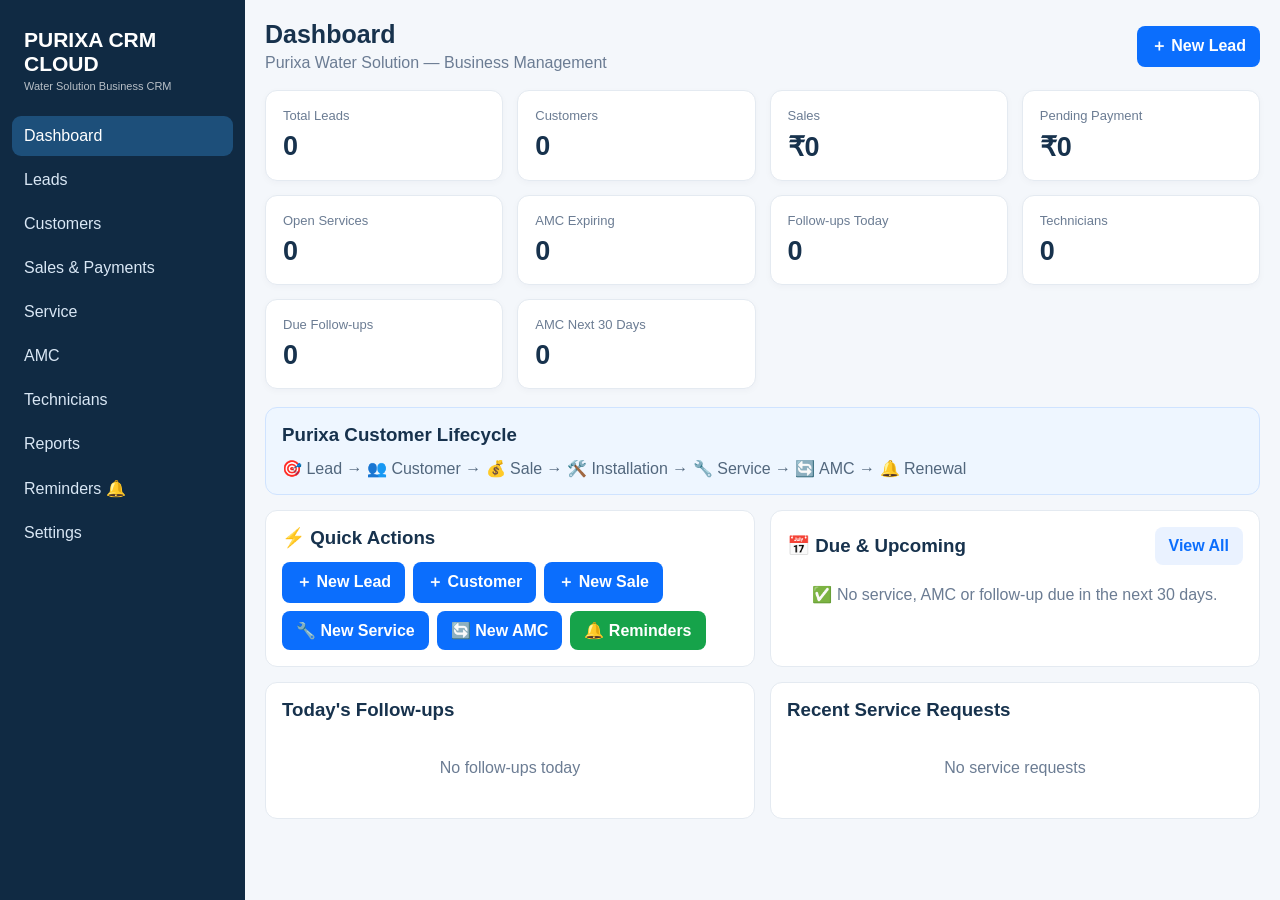
<file: Purixa_CRM_v23_Professional_Invoice.html>
<!DOCTYPE html>
<html lang="en">
<head>
<meta charset="UTF-8">
<meta name="viewport" content="width=device-width,initial-scale=1">
<meta name="theme-color" content="#0b6efd">
<title>Purixa CRM Cloud — v22 PWA</title>
<style>
*{box-sizing:border-box}
:root{--blue:#0b6efd;--dark:#17324d;--bg:#f4f7fb;--card:#fff;--muted:#6b7c93;--line:#e4eaf1;--green:#16a34a;--red:#dc2626;--orange:#f59e0b}
body{margin:0;font-family:Arial,sans-serif;background:var(--bg);color:var(--dark)}
button,input,select,textarea{font:inherit}
button{cursor:pointer;border:0}
.app{display:flex;min-height:100vh}
.sidebar{width:245px;background:#102a43;color:#fff;position:fixed;left:0;top:0;bottom:0;padding:18px 12px;z-index:20;overflow:auto}
.brand{font-size:21px;font-weight:800;padding:10px 12px 22px}
.brand small{display:block;font-size:11px;font-weight:400;opacity:.7;margin-top:4px}
.nav button{width:100%;background:transparent;color:#d9e7f5;text-align:left;padding:11px 12px;border-radius:9px;margin:2px 0}
.nav button:hover,.nav button.active{background:#1d4f7a;color:#fff}
.main{margin-left:245px;width:calc(100% - 245px);padding:20px}
.top{display:flex;justify-content:space-between;align-items:center;gap:12px;margin-bottom:18px}
.top h1{margin:0;font-size:25px}.top p{margin:5px 0 0;color:var(--muted)}
.btn{padding:10px 14px;border-radius:8px;background:#eaf2ff;color:var(--blue);font-weight:700}
.btn.primary{background:var(--blue);color:#fff}.btn.green{background:var(--green);color:#fff}.btn.red{background:#fee2e2;color:var(--red)}
.cards{display:grid;grid-template-columns:repeat(4,1fr);gap:14px;margin-bottom:18px}
.card{background:var(--card);border:1px solid var(--line);border-radius:12px;padding:17px;box-shadow:0 2px 7px #102a4308}
.card .label{color:var(--muted);font-size:13px}.metric{font-size:27px;font-weight:800;margin-top:8px}
.grid2{display:grid;grid-template-columns:1fr 1fr;gap:15px}
.panel{background:#fff;border:1px solid var(--line);border-radius:12px;padding:16px;margin-bottom:15px}
.panel h3{margin:0 0 13px}.toolbar{display:flex;gap:8px;flex-wrap:wrap;margin-bottom:13px}
.search{flex:1;min-width:180px;padding:10px;border:1px solid var(--line);border-radius:8px}
.table-wrap{overflow:auto}table{width:100%;border-collapse:collapse;min-width:700px}
th,td{padding:11px 9px;border-bottom:1px solid var(--line);text-align:left;font-size:13px}
th{background:#f8fafc;color:#53677d}
.badge{display:inline-block;padding:5px 8px;border-radius:20px;font-size:11px;font-weight:700;background:#eef2ff;color:#3949ab}
.badge.green{background:#dcfce7;color:#166534}.badge.orange{background:#fef3c7;color:#92400e}.badge.red{background:#fee2e2;color:#991b1b}
.page{display:none}.page.active{display:block}
.form-grid{display:grid;grid-template-columns:repeat(2,1fr);gap:12px}
.field label{display:block;font-size:12px;color:var(--muted);margin-bottom:5px}
.field input,.field select,.field textarea{width:100%;padding:10px;border:1px solid var(--line);border-radius:8px;background:#fff}
.field.full{grid-column:1/-1}.actions{display:flex;gap:8px;justify-content:flex-end;margin-top:14px}
.modal{position:fixed;inset:0;background:#0008;display:none;align-items:center;justify-content:center;z-index:50;padding:15px}.modal.show{display:flex}
.modal-box{background:#fff;border-radius:14px;width:min(650px,100%);max-height:92vh;overflow:auto;padding:18px}
.modal-head{display:flex;justify-content:space-between;align-items:center;margin-bottom:15px}
.close{background:#f1f5f9;border-radius:50%;width:34px;height:34px}
.pipeline{display:grid;grid-template-columns:repeat(5,1fr);gap:10px;overflow:auto}
.stage{background:#f8fafc;border:1px solid var(--line);border-radius:10px;padding:10px;min-width:160px}
.stage h4{margin:0 0 9px;font-size:13px}.lead{background:#fff;border:1px solid var(--line);padding:10px;border-radius:8px;margin:7px 0}
.mini{font-size:11px;color:var(--muted);margin-top:4px}
.empty{text-align:center;color:var(--muted);padding:25px}
.toast{position:fixed;right:18px;bottom:18px;background:#102a43;color:#fff;padding:12px 15px;border-radius:9px;display:none;z-index:80}
.toast.show{display:block}
@media(max-width:900px){.sidebar{width:72px}.brand{font-size:0}.brand small{display:none}.nav button{font-size:0;text-align:center}.nav button:before{font-size:20px}.nav button[data-page="dashboard"]:before{content:"🏠"}.nav button[data-page="leads"]:before{content:"🎯"}.nav button[data-page="customers"]:before{content:"👥"}.nav button[data-page="sales"]:before{content:"💰"}.nav button[data-page="service"]:before{content:"🔧"}.nav button[data-page="amc"]:before{content:"🔄"}.nav button[data-page="technicians"]:before{content:"👨‍🔧"}.nav button[data-page="reports"]:before{content:"📊"}.nav button[data-page="reminders"]:before{content:"🔔"}.nav button[data-page="settings"]:before{content:"⚙️"}.main{margin-left:72px;width:calc(100% - 72px)}.cards{grid-template-columns:repeat(2,1fr)}.grid2{grid-template-columns:1fr}}
@media(max-width:560px){.main{padding:12px}.modal-box .cards{grid-template-columns:repeat(2,1fr)!important}.cards{grid-template-columns:1fr 1fr;gap:8px}.card{padding:12px}.metric{font-size:21px}.form-grid{grid-template-columns:1fr}.top h1{font-size:20px}.btn{padding:9px 10px}}
.service-bill{background:#fff;border:1px solid #ddd;border-radius:12px;padding:22px;max-width:760px;margin:auto}.service-bill h2{margin:0 0 5px}.service-bill .bill-head{display:flex;justify-content:space-between;gap:20px;border-bottom:2px solid #eee;padding-bottom:14px;margin-bottom:14px}.service-bill table{width:100%;border-collapse:collapse}.service-bill th,.service-bill td{padding:9px;border-bottom:1px solid #eee;text-align:left}.service-bill .bill-total{font-size:20px;font-weight:800;text-align:right;margin-top:15px}.service-bill .thanks{margin-top:25px;padding-top:12px;border-top:1px solid #eee;color:#52667a}.modal.print-service-bill .modal-box{max-width:850px}@media print{body>*:not(#invoiceModal){display:none!important}#invoiceModal{display:block!important;position:static}.modal-box{box-shadow:none!important;width:100%!important;max-width:none!important}}
</style>

<style>
.purixa-paper-invoice{background:#fff;color:#101828;border:2px solid #142b78;border-radius:12px;max-width:980px;margin:auto;font-family:Arial,sans-serif;overflow:hidden}
.purixa-paper-invoice *{box-sizing:border-box}
.pinv-top{display:grid;grid-template-columns:1fr 305px;border-bottom:2px solid #142b78}
.pinv-brand{padding:18px 20px;display:flex;gap:16px;align-items:flex-start}
.pinv-logo{width:90px;height:90px;object-fit:contain;border:1px solid #142b78}
.pinv-company h1{margin:0;color:#142b78;font-size:29px;letter-spacing:.5px}
.pinv-company .addr{font-size:16px;line-height:1.45;margin-top:8px}
.pinv-contact{font-size:15px;margin-top:8px;font-weight:700}
.pinv-inv{border-left:2px solid #142b78;padding:12px 18px}
.pinv-label{display:inline-block;background:#142b78;color:#fff;font-size:24px;font-weight:800;padding:8px 16px;margin-bottom:10px}
.pinv-meta{display:grid;grid-template-columns:80px 1fr;gap:10px;font-size:17px}
.pinv-meta b{font-weight:700}
.pinv-meta .value{border-bottom:1px solid #142b78;padding-bottom:2px}
.pinv-customer{padding:13px 18px;border-bottom:2px solid #142b78}
.pinv-row{display:grid;grid-template-columns:170px 1fr 110px 260px;gap:8px;align-items:end;margin-bottom:10px;font-size:16px}
.pinv-line{border-bottom:1px solid #142b78;min-height:24px;padding:0 6px 2px}
.pinv-pay{padding:12px 18px;border-bottom:2px solid #142b78;font-size:16px}
.pinv-check{display:inline-flex;align-items:center;gap:5px;margin-right:14px}
.pinv-checkbox{display:inline-flex;width:20px;height:20px;border:1.5px solid #142b78;align-items:center;justify-content:center;font-weight:900}
.pinv-items{padding:10px}
.pinv-items table{width:100%;border-collapse:collapse;min-width:0!important}
.pinv-items th,.pinv-items td{border:1px solid #142b78;padding:10px 8px;font-size:15px}
.pinv-items th{background:#eef2ff;color:#142b78;text-align:center}
.pinv-items td:nth-child(1),.pinv-items td:nth-child(3),.pinv-items td:nth-child(4),.pinv-items td:nth-child(5){text-align:center}
.pinv-items .desc{text-align:left!important}
.pinv-spacer{height:260px}
.pinv-bottom-grid{display:grid;grid-template-columns:1fr 300px;border-top:2px solid #142b78}
.pinv-rupees{padding:11px 14px;border-right:1px solid #142b78;font-weight:700}
.pinv-total{padding:11px 14px;font-size:19px}
.pinv-total div{display:flex;justify-content:space-between;padding:3px 0}
.pinv-details{display:grid;grid-template-columns:1fr 300px;border-top:1px solid #142b78}
.pinv-warranty{padding:10px 14px;border-right:1px solid #142b78;font-weight:700}
.pinv-due{padding:10px 14px;font-size:17px}
.pinv-notes{padding:12px 14px;border-top:1px solid #142b78}
.pinv-notes b{font-size:17px}.pinv-notes ol{margin:8px 0 0 20px;padding:0;font-size:14px;line-height:1.55}
.pinv-sign{display:grid;grid-template-columns:1fr 1fr;min-height:115px;padding:25px 40px 12px;align-items:end}
.pinv-sign>div{text-align:center;font-weight:700}.pinv-signline{border-top:1px solid #142b78;margin:38px 35px 6px}
@media(max-width:700px){.pinv-top{grid-template-columns:1fr}.pinv-inv{border-left:0;border-top:2px solid #142b78}.pinv-row{grid-template-columns:120px 1fr}.pinv-row>*:nth-child(3),.pinv-row>*:nth-child(4){grid-column:auto}.pinv-bottom-grid,.pinv-details{grid-template-columns:1fr}.pinv-rupees,.pinv-warranty{border-right:0;border-bottom:1px solid #142b78}.pinv-spacer{height:160px}.pinv-company h1{font-size:22px}}
</style>
<style>
.invoice{background:#fff;border:1px solid #ddd;border-radius:12px;padding:22px;max-width:760px;margin:auto}
.invoice h2{margin:0 0 4px}.invoice .inv-head{display:flex;justify-content:space-between;gap:20px;border-bottom:2px solid #eee;padding-bottom:14px;margin-bottom:14px}
.invoice table{width:100%;border-collapse:collapse}.invoice th,.invoice td{padding:9px;border-bottom:1px solid #eee;text-align:left}
.invoice .totals{margin-left:auto;max-width:320px}.invoice .totals div{display:flex;justify-content:space-between;padding:5px}
</style>

<style>.service-card{border:1px solid #e5e7eb;border-radius:12px;padding:14px;margin:10px 0;background:#fff}.service-card .row{display:flex;justify-content:space-between;gap:12px;flex-wrap:wrap}.mini{font-size:12px;opacity:.7}.page-head{display:flex;justify-content:space-between;align-items:center;gap:12px;margin-bottom:15px}.page-head h2{margin:0 0 4px}.page-head p{margin:0;color:var(--muted)}.amc-visits{font-weight:700}.amc-visits small{display:block;color:var(--muted);font-weight:400}.history-link{color:var(--blue);cursor:pointer;font-weight:700;margin-left:7px}
</style><style>
.lifecycle{display:grid;grid-template-columns:repeat(7,1fr);gap:7px;margin:12px 0 18px}.life-step{padding:9px 5px;border-radius:9px;background:#f1f5f9;text-align:center;font-size:11px;font-weight:700;color:#64748b;border:1px solid #e2e8f0}.life-step.done{background:#dcfce7;color:#166534;border-color:#bbf7d0}.life-step.current{background:#dbeafe;color:#1d4ed8;border-color:#bfdbfe}.profile-grid{display:grid;grid-template-columns:repeat(4,1fr);gap:10px;margin-bottom:15px}.profile-card{background:#f8fafc;border:1px solid #e4eaf1;border-radius:10px;padding:12px}.profile-card b{font-size:18px;display:block;margin-top:4px}.timeline{border-left:3px solid #dbeafe;margin:12px 0 0 8px;padding-left:15px}.timeline-item{position:relative;padding:8px 0 12px}.timeline-item:before{content:'';position:absolute;left:-22px;top:12px;width:10px;height:10px;border-radius:50%;background:#0b6efd}.section-title{display:flex;justify-content:space-between;align-items:center;gap:8px;margin-bottom:10px}.section-title h3{margin:0}.profile-actions{display:flex;gap:8px;flex-wrap:wrap;margin:10px 0 15px}@media(max-width:900px){.profile-grid{grid-template-columns:1fr 1fr}.lifecycle{grid-template-columns:repeat(4,1fr)}}@media(max-width:560px){.profile-grid{grid-template-columns:1fr 1fr}.lifecycle{grid-template-columns:repeat(2,1fr)}}
</style>
<link rel="manifest" href="manifest.json">
<meta name="mobile-web-app-capable" content="yes">
<meta name="apple-mobile-web-app-capable" content="yes">
<meta name="apple-mobile-web-app-status-bar-style" content="default">
<meta name="apple-mobile-web-app-title" content="Purixa CRM">
<link rel="apple-touch-icon" href="icon-192.png">
<style>
#pwaInstallBtn{display:none;position:fixed;right:18px;bottom:18px;z-index:9999;
  background:#0b6efd;color:#fff;border:0;border-radius:12px;padding:12px 16px;
  font-weight:700;box-shadow:0 6px 18px rgba(0,0,0,.18)}
#pwaInstallBtn.show{display:block}
</style>

</head>
<body>
<div class="app">
<aside class="sidebar">
  <div class="brand">PURIXA CRM CLOUD<small>Water Solution Business CRM</small></div>
  <nav class="nav">
    <button class="active" data-page="dashboard">Dashboard</button>
    <button data-page="leads">Leads</button>
    <button data-page="customers">Customers</button>
    <button data-page="sales">Sales & Payments</button>
    <button data-page="service">Service</button>
    <button data-page="amc">AMC</button>
    <button data-page="technicians">Technicians</button>
    <button data-page="reports">Reports</button>
    <button data-page="reminders">Reminders 🔔</button>
    <button data-page="settings">Settings</button>
  </nav>
</aside>

<main class="main">
  <div class="top">
    <div><h1 id="pageTitle">Dashboard</h1><p>Purixa Water Solution — Business Management</p></div>
    <div><button id="topActionBtn" class="btn primary" onclick="openModal('leadModal')">＋ New Lead</button></div>
  </div>

  <section id="dashboard" class="page active">
    <div class="cards">
      <div class="card"><div class="label">Total Leads</div><div class="metric" id="mLeads">0</div></div>
      <div class="card"><div class="label">Customers</div><div class="metric" id="mCustomers">0</div></div>
      <div class="card"><div class="label">Sales</div><div class="metric" id="mSales">₹0</div></div>
      <div class="card"><div class="label">Pending Payment</div><div class="metric" id="mPending">₹0</div></div>
      <div class="card"><div class="label">Open Services</div><div class="metric" id="mService">0</div></div>
      <div class="card"><div class="label">AMC Expiring</div><div class="metric" id="mAMC">0</div></div>
      <div class="card"><div class="label">Follow-ups Today</div><div class="metric" id="mFollow">0</div></div>
      <div class="card"><div class="label">Technicians</div><div class="metric" id="mTech">0</div></div><div class="card"><div class="label">Due Follow-ups</div><div class="metric" id="mDue">0</div></div><div class="card"><div class="label">AMC Next 30 Days</div><div class="metric" id="mAMC30">0</div></div>
    </div>
    <div class="panel" style="background:#eef6ff;border-color:#cfe3ff">
      <h3>Purixa Customer Lifecycle</h3>
      <p style="margin:0;color:#52677d">🎯 Lead → 👥 Customer → 💰 Sale → 🛠️ Installation → 🔧 Service → 🔄 AMC → 🔔 Renewal</p>
    </div>

    <div class="grid2">
      <div class="panel">
        <h3>⚡ Quick Actions</h3>
        <div class="toolbar" style="margin:0">
          <button class="btn primary" onclick="openModal('leadModal')">＋ New Lead</button>
          <button class="btn primary" onclick="openModal('customerModal')">＋ Customer</button>
          <button class="btn primary" onclick="openModal('saleModal')">＋ New Sale</button>
          <button class="btn primary" onclick="openServiceModal()">🔧 New Service</button>
          <button class="btn primary" onclick="openAMCModal()">🔄 New AMC</button>
          <button class="btn green" onclick="goToPage('reminders')">🔔 Reminders</button>
        </div>
      </div>

      <div class="panel">
        <div class="toolbar" style="justify-content:space-between;align-items:center;margin-bottom:8px">
          <h3 style="margin:0">📅 Due & Upcoming</h3>
          <button class="btn" onclick="goToPage('reminders')">View All</button>
        </div>
        <div id="dashboardDueUpcoming"></div>
      </div>
    </div>

    <div class="grid2">
      <div class="panel"><h3>Today's Follow-ups</h3><div id="todayFollow"></div></div>
      <div class="panel"><h3>Recent Service Requests</h3><div id="recentService"></div></div>
    </div>
  </section>

  <section id="leads" class="page">
    <div class="panel">
      <div class="toolbar"><input class="search" id="leadSearch" placeholder="Search leads..." oninput="renderLeads()"><button class="btn primary" onclick="openModal('leadModal')">＋ Add Lead</button></div>
      <div class="pipeline" id="pipeline"></div>
    </div>
  </section>

  <section id="customers" class="page">
    <div class="panel">
      <div class="toolbar"><input class="search" id="customerSearch" placeholder="Search customer..." oninput="renderCustomers()"><button class="btn primary" onclick="openModal('customerModal')">＋ Add Customer</button></div>
      <div class="table-wrap"><table><thead><tr><th>Name</th><th>Mobile</th><th>Product</th><th>Purchase</th><th>AMC</th><th>Actions</th></tr></thead><tbody id="customerTable"></tbody></table></div>
    </div>
  </section>

  <section id="sales" class="page">
    <div class="panel">
      <div class="toolbar"><button class="btn primary" onclick="openModal('saleModal')">＋ New Sale</button></div>
      <div class="table-wrap"><table><thead><tr><th>Date</th><th>Customer</th><th>Product</th><th>Total</th><th>Paid</th><th>Pending</th><th>Status</th><th>Actions</th></tr></thead><tbody id="salesTable"></tbody></table></div>
    </div>
  </section>

  <section id="service" class="page">
    <div class="panel">
      <div class="toolbar" style="justify-content:space-between;align-items:center"><div><h3 style="margin:0">Service Management</h3><div class="mini">Service requests, technician assignment and service history</div></div><button class="btn primary" onclick="openServiceModal()">＋ New Service</button></div>
      <div class="toolbar"><input class="search" id="serviceSearch" placeholder="Search customer or service..." oninput="renderServices()"></div>
      <div id="serviceList"></div>
    </div>
  </section>

  <section id="amc" class="page">
    <div class="panel">
      <div class="toolbar" style="justify-content:space-between;align-items:center">
        <div><h3 style="margin:0">AMC Management</h3><div class="mini">Annual Maintenance Contracts, renewals and service schedule</div></div>
        <button class="btn primary" onclick="openAMCModal()">＋ Add AMC</button>
      </div>
      <div class="table-wrap"><table><thead><tr><th>Customer</th><th>Start</th><th>End</th><th>Amount</th><th>Visits</th><th>Next Service</th><th>Status</th><th>Actions</th></tr></thead><tbody id="amcTable"></tbody></table></div>
    </div>
  </section>

  <section id="technicians" class="page">
    <div class="panel">
      <div class="toolbar"><button class="btn primary" onclick="openModal('techModal')">＋ Add Technician</button></div>
      <div class="table-wrap"><table><thead><tr><th>Name</th><th>Mobile</th><th>Area</th><th>Status</th><th>Jobs</th></tr></thead><tbody id="techTable"></tbody></table></div>
    </div>
  </section>

  <section id="reports" class="page">
    <div class="cards">
      <div class="card"><div class="label">Conversion Rate</div><div class="metric" id="rConversion">0%</div></div>
      <div class="card"><div class="label">Collected</div><div class="metric" id="rCollected">₹0</div></div>
      <div class="card"><div class="label">Service Revenue</div><div class="metric" id="rService">₹0</div></div>
      <div class="card"><div class="label">AMC Revenue</div><div class="metric" id="rAMC">₹0</div></div>
    </div>
    <div class="panel"><h3>Business Summary</h3><div id="reportSummary"></div></div>
  </section>


  <section id="reminders" class="page">
    <div class="panel">
      <div class="toolbar">
        <button class="btn primary" onclick="renderReminders()">🔄 Refresh Reminders</button>
        <button class="btn green" onclick="sendAllDueWhatsApp()">💬 WhatsApp Due Customers</button>
      </div>
      <h3>🔔 Service & AMC Reminders</h3>
      <p class="mini">यहाँ आज और अगले 30 दिनों के service follow-ups तथा AMC expiry दिखाई जाएगी।</p>
      <div id="reminderList"></div>
    </div>
  </section>

  <section id="settings" class="page">
    <div class="panel">
      <h3>Purixa CRM Settings</h3>
      <p class="mini">This single-file version stores data in this browser using localStorage.</p>
      <div class="panel" style="background:#f8fbff">
        <h3 style="margin-bottom:6px">⭐ Google Review Link</h3>
        <p class="mini">Service complete hone par Bill + Review WhatsApp message me ye link jayega.</p>
        <div class="toolbar">
          <input class="search" id="reviewLink" placeholder="Paste your Google Review link here">
          <button class="btn primary" onclick="saveReviewLink()">💾 Save Review Link</button>
        </div>
      </div>
      <div class="toolbar">
        <button class="btn" onclick="exportData()">Export Backup</button>
        <button class="btn" onclick="document.getElementById('importFile').click()">Import Backup</button>
        <button class="btn red" onclick="resetData()">Reset Demo Data</button>
        <input id="importFile" type="file" accept=".json" style="display:none" onchange="importData(event)">
      </div>
    </div>
  </section>
</main>
</div>

<!-- Lead Modal -->

<div class="modal" id="serviceBillModal"><div class="modal-box">
<div class="modal-head"><h3>🔧 Service Bill</h3><button class="close" onclick="closeModal('serviceBillModal')">×</button></div>
<div id="serviceBillPreview" class="service-bill"></div>
<div class="toolbar">
<button class="btn" onclick="printServiceBill()">🖨️ Print / Save PDF</button>
<button class="btn green" onclick="sendCurrentServiceBillWhatsApp()">💬 WhatsApp Bill + Review</button>
<button class="btn" onclick="closeModal('serviceBillModal')">Close</button>
</div>
</div></div>
<div class="modal" id="invoiceModal"><div class="modal-box">
<div class="modal-head"><h3>🧾 Invoice / Receipt</h3><button class="close" onclick="closeModal('invoiceModal')">×</button></div>
<div id="invoicePreview" class="invoice"></div>
<div class="toolbar">
<button class="btn primary" onclick="printSalesInvoice()">🖨️ Print / Save PDF</button>
<button class="btn green" onclick="shareInvoiceWhatsApp()">💬 WhatsApp</button>
</div>
</div></div>

<div class="modal" id="leadModal"><div class="modal-box">
<div class="modal-head"><h3>New Lead</h3><button class="close" onclick="closeModal('leadModal')">×</button></div>
<form onsubmit="saveLead(event)"><div class="form-grid">
<div class="field"><label>Name *</label><input id="leadName" required></div>
<div class="field"><label>Mobile *</label><input id="leadMobile" required></div>
<div class="field"><label>Product</label><input id="leadProduct" placeholder="RO / UV / Commercial RO"></div>
<div class="field"><label>Source</label><select id="leadSource"><option>Phone</option><option>WhatsApp</option><option>Website</option><option>Facebook</option><option>Instagram</option><option>Walk-in</option><option>Referral</option></select></div>
<div class="field"><label>Follow-up Date</label><input id="leadFollow" type="date"></div>
<div class="field"><label>Status</label><select id="leadStatus"><option>New</option><option>Contacted</option><option>Interested</option><option>Site Visit</option><option>Quotation</option><option>Negotiation</option><option>Won</option><option>Lost</option></select></div>
<div class="field full"><label>Address / Notes</label><textarea id="leadNotes" rows="3"></textarea></div>
</div><div class="actions"><button type="button" class="btn" onclick="closeModal('leadModal')">Cancel</button><button class="btn primary">Save Lead</button></div></form>
</div></div>

<!-- Customer Modal -->
<div class="modal" id="customerModal"><div class="modal-box">
<div class="modal-head"><h3>New Customer</h3><button class="close" onclick="closeModal('customerModal')">×</button></div>
<form onsubmit="saveCustomer(event)"><div class="form-grid">
<div class="field"><label>Name *</label><input id="custName" required></div><div class="field"><label>Mobile *</label><input id="custMobile" required></div>
<div class="field"><label>Product / Model</label><input id="custProduct"></div><div class="field"><label>Purchase Date</label><input id="custPurchase" type="date"></div>
<div class="field"><label>Installation Date</label><input id="custInstall" type="date"></div><div class="field"><label>AMC End Date</label><input id="custAMC" type="date"></div><div class="field"><label>Installation Status</label><select id="custInstallStatus"><option>Pending</option><option>Scheduled</option><option>Completed</option></select></div><div class="field"><label>Next Service Date</label><input id="custNextService" type="date"></div>
<div class="field full"><label>Address</label><textarea id="custAddress" rows="3"></textarea></div>
</div><div class="actions"><button type="button" class="btn" onclick="closeModal('customerModal')">Cancel</button><button class="btn primary">Save Customer</button></div></form>
</div></div>

<!-- Sale Modal -->
<div class="modal" id="saleModal"><div class="modal-box">
<div class="modal-head"><h3>New Sale</h3><button class="close" onclick="closeModal('saleModal')">×</button></div>
<form onsubmit="saveSale(event)"><div class="form-grid">
<div class="field"><label>Customer *</label><input id="saleCustomer" required></div><div class="field"><label>Mobile</label><input id="saleMobile" type="tel" placeholder="Customer mobile number"></div><div class="field"><label>Product</label><input id="saleProduct"></div>
<div class="field"><label>Total Amount</label><input id="saleTotal" type="number" min="0" value="0"></div><div class="field"><label>Paid Amount</label><input id="salePaid" type="number" min="0" value="0"></div><div class="field"><label>Payment Mode</label><select id="saleMode"><option>Cash</option><option>UPI</option><option>Bank Transfer</option><option>Card</option><option>Pending</option></select></div>
</div><div class="actions"><button type="button" class="btn" onclick="closeModal('saleModal')">Cancel</button><button class="btn primary">Save Sale</button></div></form>
</div></div>

<!-- Service Modal -->
<div class="modal" id="serviceModal"><div class="modal-box">
<div class="modal-head"><h3 id="serviceModalTitle">New Service Request</h3><button class="close" onclick="closeModal('serviceModal')">×</button></div>
<form onsubmit="saveService(event)"><div class="form-grid">
<div class="field"><label>Customer *</label><select id="svcCustomer" required><option value="">Select Customer</option></select></div>
<div class="field"><label>Mobile</label><input id="svcMobile" readonly></div>
<div class="field"><label>Problem / Service Type *</label><select id="svcProblem" required><option value="">Select Service</option><option>General Service</option><option>Filter Change</option><option>RO / Membrane</option><option>Pump Problem</option><option>Leakage</option><option>Water Quality</option><option>Installation</option><option>Other</option></select></div>
<div class="field"><label>Technician</label><select id="svcTech"><option value="">Unassigned</option></select></div>
<div class="field"><label>Status</label><select id="svcStatus"><option>Open</option><option>Assigned</option><option>On The Way</option><option>In Progress</option><option>Completed</option><option>Cancelled</option></select></div>
<div class="field"><label>Service Amount</label><input id="svcAmount" type="number" min="0" value="0"></div>
<div class="field"><label>Service Date</label><input id="svcDate" type="date"></div>
<div class="field"><label>Next Follow-up</label><input id="svcFollow" type="date"></div>
<div class="field full"><label>Notes</label><textarea id="svcNotes" rows="3" placeholder="Service details / parts required / customer complaint"></textarea></div><div class="field full"><div class="mini">💬 Status ko <b>Completed</b> karne par CRM WhatsApp me Service Bill + Review request kholega.</div></div>
</div><div class="actions"><button type="button" class="btn" onclick="closeModal('serviceModal')">Cancel</button><button class="btn primary">💾 Save Service</button></div></form>
</div></div>

<div class="modal" id="serviceDetailModal"><div class="modal-box"><div class="modal-head"><h3>Service Details</h3><button class="close" onclick="closeModal('serviceDetailModal')">×</button></div><div id="serviceDetail"></div></div></div>

<!-- AMC Modal -->
<div class="modal" id="amcModal"><div class="modal-box">
<div class="modal-head"><h3 id="amcModalTitle">New AMC</h3><button class="close" onclick="closeModal('amcModal')">×</button></div>
<form onsubmit="saveAMC(event)"><div class="form-grid">
<div class="field"><label>Customer *</label><select id="amcCustomer" required><option value="">Select Customer</option></select></div>
<div class="field"><label>AMC Amount</label><input id="amcAmount" type="number" min="0" value="0"></div>
<div class="field"><label>Start Date</label><input id="amcStart" type="date"></div><div class="field"><label>End Date</label><input id="amcEnd" type="date"></div>
<div class="field"><label>Total Visits</label><input id="amcVisits" type="number" min="0" value="4"></div><div class="field"><label>Next Service Date</label><input id="amcNext" type="date"></div>
</div><div class="actions"><button type="button" class="btn" onclick="closeModal('amcModal')">Cancel</button><button class="btn primary">💾 Save AMC</button></div></form>
</div></div>

<!-- AMC Visit Modal -->
<div class="modal" id="amcVisitModal"><div class="modal-box">
<div class="modal-head"><h3 id="amcVisitModalTitle">New AMC Visit</h3><button class="close" onclick="closeModal('amcVisitModal')">×</button></div>
<form onsubmit="saveAMCVisit(event)"><div class="form-grid">
<div class="field"><label>Customer</label><input id="visitCustomer" readonly></div>
<div class="field"><label>Visit Date *</label><input id="visitDate" type="date" required></div>
<div class="field"><label>Technician</label><select id="visitTechnician"><option value="">Unassigned</option></select></div>
<div class="field"><label>Status</label><select id="visitStatus"><option>Completed</option><option>Scheduled</option><option>In Progress</option><option>Cancelled</option></select></div>
<div class="field full"><label>Customer Complaint</label><textarea id="visitComplaint" rows="2" placeholder="Customer complaint / problem"></textarea></div>
<div class="field full"><label>Work Done</label><textarea id="visitWork" rows="2" placeholder="Service work completed"></textarea></div>
<div class="field full"><label>Parts Used</label><textarea id="visitParts" rows="2" placeholder="Filter, membrane, pump, pipe, etc."></textarea></div>
<div class="field"><label>Service Charge</label><input id="visitCharge" type="number" min="0" value="0"></div>
<div class="field"><label>Next Service Date</label><input id="visitNextService" type="date"></div>
<div class="field full"><label>Notes</label><textarea id="visitNotes" rows="2" placeholder="Additional notes"></textarea></div>
</div><div class="actions"><button type="button" class="btn" onclick="closeModal('amcVisitModal')">Cancel</button><button class="btn primary">💾 Save Visit</button></div></form>
</div></div>

<div class="modal" id="amcHistoryModal"><div class="modal-box" style="width:min(900px,100%)">
<div class="modal-head"><h3>AMC Visit History</h3><button class="close" onclick="closeModal('amcHistoryModal')">×</button></div>
<div id="amcHistoryBody"></div></div></div>

<!-- Tech Modal -->
<div class="modal" id="techModal"><div class="modal-box">
<div class="modal-head"><h3>New Technician</h3><button class="close" onclick="closeModal('techModal')">×</button></div>
<form onsubmit="saveTech(event)"><div class="form-grid">
<div class="field"><label>Name *</label><input id="techName" required></div><div class="field"><label>Mobile</label><input id="techMobile"></div>
<div class="field"><label>Area</label><input id="techArea" placeholder="Rajkot / Area"></div><div class="field"><label>Status</label><select id="techStatus"><option>Available</option><option>Busy</option><option>Off Duty</option></select></div>
</div><div class="actions"><button type="button" class="btn" onclick="closeModal('techModal')">Cancel</button><button class="btn primary">Save Technician</button></div></form>
</div></div>



<div class="modal" id="editCustomerModal"><div class="modal-box">
<div class="modal-head"><h3>Edit Customer</h3><button class="close" onclick="closeModal('editCustomerModal')">×</button></div>
<div class="form-grid">
<div class="field"><label>Name</label><input id="editCustName"></div>
<div class="field"><label>Mobile</label><input id="editCustMobile" type="tel"></div>
<div class="field"><label>Product</label><input id="editCustProduct"></div>
<div class="field"><label>Purchase Date</label><input id="editCustPurchase" type="date"></div>
<div class="field"><label>Installation Date</label><input id="editCustInstall" type="date"></div>
<div class="field"><label>Installation Status</label><select id="editCustInstallStatus"><option>Pending</option><option>Scheduled</option><option>Completed</option></select></div>
<div class="field"><label>Next Service Date</label><input id="editCustNextService" type="date"></div>
<div class="field"><label>AMC End Date</label><input id="editCustAMC" type="date"></div>
<div class="field full"><label>Address</label><textarea id="editCustAddress" rows="3"></textarea></div>
<div class="field full"><label>Notes</label><textarea id="editCustNotes" rows="3"></textarea></div>
</div>
<div class="toolbar"><button class="btn primary" onclick="saveCustomerEdit()">💾 Save Changes</button></div>
</div></div>

<!-- Customer Profile Modal -->
<div class="modal" id="customerProfileModal"><div class="modal-box" style="width:min(900px,100%)">
<div class="modal-head">
  <div><h3 id="profileName">Customer Profile</h3><div class="mini" id="profileMobile"></div></div>
  <button class="close" onclick="closeModal('customerProfileModal')">×</button>
</div>
<div id="profileBody"></div>
</div></div>

<div class="toast" id="toast"></div>

<script>
const KEY="purixaCRM_v1";
const today=new Date().toISOString().slice(0,10);
const emptyDB=()=>({leads:[],customers:[],sales:[],services:[],amcs:[],technicians:[]});
let db=loadDB();
let editingCustomerId=null, editingServiceId=null, currentInvoiceMobile="", currentAMCVisitId=null, editingAMCVisitIndex=null;
let currentServiceBillId=null;

function loadDB(){
  try{
    const raw=JSON.parse(localStorage.getItem(KEY)||"null")||emptyDB();
    const d=Object.assign(emptyDB(),raw);
    ["leads","customers","sales","services","amcs","technicians"].forEach(k=>{if(!Array.isArray(d[k]))d[k]=[]});
    d.customers.forEach(c=>{c.notes=c.notes||""});
    d.sales.forEach(s=>{s.total=Number(s.total??s.amount??0);s.paid=Number(s.paid??0);s.pending=Math.max(0,s.total-s.paid);s.paymentStatus=salePaymentStatus(s)});
    d.services=d.services.map(s=>normalizeService(s,d));
    d.amcs=(d.amcs||[]).map(a=>{
      if(!a.customerId){
        const c=d.customers.find(c=>String(c.name).toLowerCase()===String(a.customer||"").toLowerCase());
        if(c)a.customerId=c.id;
      }
      a.visitsTotal=Number(a.visitsTotal??a.visits??0);
      if(!Array.isArray(a.visitHistory))a.visitHistory=[];
      if(!a.visitsTotal && a.visits) a.visitsTotal=Number(a.visits)||0;
      return a;
    });
    syncCustomerAMCFields(d);
    return d;
  }catch(e){return emptyDB()}
}
function syncCustomerAMCFields(d){
  (d.customers||[]).forEach(c=>{
    const records=(d.amcs||[]).filter(a=>a.customerId===c.id || (!a.customerId && String(a.customer||"").toLowerCase()===String(c.name||"").toLowerCase()));
    if(records.length){
      const latest=records.filter(a=>a.end).sort((a,b)=>String(b.end).localeCompare(String(a.end)))[0];
      if(latest)c.amc=latest.end;
    }
    c.amc=c.amc||"";
  });
}

function getAMCExpiryRecords(){
  const byCustomer=new Map();
  (db.amcs||[]).forEach(a=>{
    if(!a.end)return;
    const key=a.customerId||String(a.customer||"").toLowerCase();
    const prev=byCustomer.get(key);
    if(!prev || String(a.end)>String(prev.end))byCustomer.set(key,a);
  });
  return [...byCustomer.values()];
}

function normalizeService(s,d=emptyDB()){
  const customerId=Number(s.customerId)||null;
  const customer= s.customer || (d.customers||[]).find(c=>c.id===customerId)?.name || "";
  const mobile= s.mobile || (d.customers||[]).find(c=>c.id===customerId)?.mobile || "";
  const technicianId=Number(s.technicianId)||null;
  const tech= s.tech || (d.technicians||[]).find(x=>x.id===technicianId)?.name || "";
  return {id:s.id||Date.now()+Math.random(),customerId,customer,mobile,problem:s.problem||s.type||"General Service",tech,technicianId,status:s.status||"Open",amount:Number(s.amount??s.charge??0),charge:Number(s.charge??s.amount??0),date:s.date||today,follow:s.follow||"",notes:s.notes||""};
}
function persist(){localStorage.setItem(KEY,JSON.stringify(db));renderAll()}
function money(n){return "₹"+Number(n||0).toLocaleString("en-IN",{maximumFractionDigits:2})}
function esc(s){return String(s??"").replace(/[&<>"']/g,m=>({"&":"&amp;","<":"&lt;",">":"&gt;",'"':"&quot;","'":"&#039;"}[m]))}
function toast(t){const x=document.getElementById("toast");if(!x)return;x.textContent=t;x.classList.add("show");setTimeout(()=>x.classList.remove("show"),2200)}
function openModal(id){const x=document.getElementById(id);if(x)x.classList.add("show")}
function closeModal(id){const x=document.getElementById(id);if(x)x.classList.remove("show")}

const pageActions={dashboard:["＋ New Lead","openModal('leadModal')"],leads:["＋ Add Lead","openModal('leadModal')"],customers:["＋ Add Customer","openModal('customerModal')"],sales:["＋ New Sale","openModal('saleModal')"],service:["＋ New Service","openServiceModal()"],amc:["＋ Add AMC","openAMCModal()"],technicians:["＋ Add Technician","openModal('techModal')"],reports:["",""],reminders:["",""],settings:["",""]};
function updateTopAction(pageName){const b=document.getElementById("topActionBtn");if(!b)return;const a=pageActions[pageName]||["",""];if(!a[0]){b.style.display="none";return}b.style.display="inline-block";b.textContent=a[0];b.setAttribute("onclick",a[1]);}
document.querySelectorAll(".nav button").forEach(b=>b.onclick=()=>{
  document.querySelectorAll(".nav button").forEach(x=>x.classList.remove("active"));b.classList.add("active");
  document.querySelectorAll(".page").forEach(x=>x.classList.remove("active"));
  const page=document.getElementById(b.dataset.page);if(page)page.classList.add("active");
  const pageName=b.dataset.page;document.getElementById("pageTitle").textContent=b.textContent.replace(" 🔔","");
  updateTopAction(pageName);
  renderAll();
});

function saveLead(e){e.preventDefault();db.leads.unshift({id:Date.now(),name:leadName.value.trim(),mobile:leadMobile.value.trim(),product:leadProduct.value.trim(),source:leadSource.value,follow:leadFollow.value,status:leadStatus.value,notes:leadNotes.value.trim(),created:today});persist();e.target.reset();closeModal("leadModal");toast("Lead saved")}
function saveCustomer(e){e.preventDefault();const mobile=custMobile.value.trim();if(db.customers.some(x=>x.mobile===mobile)){toast("Customer with this mobile already exists");return}db.customers.unshift({id:Date.now(),name:custName.value.trim(),mobile,product:custProduct.value.trim(),purchase:custPurchase.value,install:custInstall.value,amc:custAMC.value,installStatus:custInstallStatus.value,nextService:custNextService.value,address:custAddress.value.trim(),notes:""});persist();e.target.reset();closeModal("customerModal");toast("Customer saved")}
function saveSale(e){
  e.preventDefault();
  const name=saleCustomer.value.trim();
  const saleMobile=(document.getElementById("saleMobile")?.value||"").trim();
  const product=saleProduct.value.trim();
  const total=+saleTotal.value||0;
  const paid=+salePaid.value||0;

  if(!name){toast("Enter customer name");return}
  if(total<=0){toast("Enter total amount");return}
  if(paid>total){toast("Paid amount cannot exceed total");return}

  // Find an existing customer by mobile first, then by exact name.
  let c=null;
  if(saleMobile)c=db.customers.find(x=>String(x.mobile||"").trim()===saleMobile);
  if(!c)c=db.customers.find(x=>String(x.name||"").trim().toLowerCase()===name.toLowerCase());

  // If this is a new customer, automatically create the customer record.
  if(!c){
    c={
      id:Date.now()+1,
      name,
      mobile:saleMobile,
      product,
      purchase:today,
      install:"",
      amc:"",
      installStatus:"Pending",
      nextService:"",
      address:"",
      notes:"Customer automatically created from Sale"
    };
    db.customers.unshift(c);
    toast("New customer created from sale");
  }else{
    // Keep useful sale information on an existing customer when available.
    if(saleMobile && !c.mobile)c.mobile=saleMobile;
    if(product && !c.product)c.product=product;
    if(!c.purchase)c.purchase=today;
  }

  db.sales.unshift({
    id:Date.now(),
    date:today,
    customerId:c.id,
    customer:c.name,
    mobile:c.mobile||"",
    product,
    total,
    amount:total,
    paid,
    pending:Math.max(0,total-paid),
    mode:saleMode.value,
    paymentStatus:salePaymentStatus({total,paid})
  });

  persist();
  e.target.reset();
  closeModal("saleModal");
  toast("Sale saved + Customer saved");
}

function fillServiceCustomerOptions(selectedId=""){
  const s=document.getElementById("svcCustomer");if(!s)return;
  s.innerHTML='<option value="">Select Customer</option>'+db.customers.map(c=>`<option value="${c.id}">${esc(c.name)} — ${esc(c.mobile||"")}</option>`).join("");
  if(selectedId!==""&&selectedId!==null)s.value=String(selectedId);
  const t=document.getElementById("svcTech");if(t)t.innerHTML='<option value="">Unassigned</option>'+db.technicians.map(x=>`<option value="${x.id}">${esc(x.name)}</option>`).join("");
  const date=document.getElementById("svcDate");if(date&&!date.value)date.value=today;
}
document.getElementById("svcCustomer")?.addEventListener("change",()=>{const c=db.customers.find(x=>x.id===Number(svcCustomer.value));svcMobile.value=c?.mobile||""});
function openServiceModal(customerId=""){
  editingServiceId=null;document.getElementById("serviceModalTitle").textContent="New Service Request";
  fillServiceCustomerOptions(customerId);document.getElementById("svcMobile").value="";document.getElementById("svcProblem").value="";document.getElementById("svcTech").value="";document.getElementById("svcStatus").value="Open";document.getElementById("svcAmount").value="0";document.getElementById("svcDate").value=today;document.getElementById("svcFollow").value="";document.getElementById("svcNotes").value="";
  if(customerId){const c=db.customers.find(x=>x.id===Number(customerId));if(c)document.getElementById("svcMobile").value=c.mobile||""}
  openModal("serviceModal");
}
function openCustomerService(id){const c=db.customers.find(x=>x.id===Number(id));if(!c)return;openServiceModal(c.id)}
function saveService(e){e.preventDefault();const cid=Number(svcCustomer.value);const c=db.customers.find(x=>x.id===cid);if(!c){toast("Please select a customer");return}const tid=Number(svcTech.value)||null;const tech=db.technicians.find(x=>x.id===tid);const data={customerId:cid,customer:c.name,mobile:c.mobile||"",problem:svcProblem.value||"General Service",tech:tech?.name||"",technicianId:tid,status:svcStatus.value,amount:+svcAmount.value||0,charge:+svcAmount.value||0,date:svcDate.value||today,follow:svcFollow.value,notes:svcNotes.value.trim()};let savedId=null,sendCompleted=false;
  if(editingServiceId){const s=db.services.find(x=>x.id===editingServiceId);if(s){const wasCompleted=s.status==="Completed";Object.assign(s,data);savedId=s.id;sendCompleted=!wasCompleted&&data.status==="Completed"}}else{savedId=Date.now();db.services.unshift({id:savedId,...data});sendCompleted=data.status==="Completed"}
  persist();e.target.reset();closeModal("serviceModal");toast(editingServiceId?"Service updated":"Service saved");editingServiceId=null;
  if(sendCompleted){setTimeout(()=>sendServiceBillAndReviewWhatsApp(savedId),450)}
}
function editService(id){const s=db.services.find(x=>x.id===id);if(!s)return;editingServiceId=id;document.getElementById("serviceModalTitle").textContent="Edit Service Request";fillServiceCustomerOptions(s.customerId||"");svcMobile.value=s.mobile||db.customers.find(c=>c.id===s.customerId)?.mobile||"";svcProblem.value=s.problem||"General Service";svcTech.value=s.technicianId?String(s.technicianId):"";svcStatus.value=s.status||"Open";svcAmount.value=s.amount??s.charge??0;svcDate.value=s.date||today;svcFollow.value=s.follow||"";svcNotes.value=s.notes||"";openModal("serviceModal")}
function viewService(id){const s=db.services.find(x=>x.id===id);if(!s)return;const c=db.customers.find(x=>x.id===s.customerId)||{};const t=db.technicians.find(x=>x.id===s.technicianId)||{};const completedBtn=s.status==="Completed"?`<button class="btn green" onclick="openServiceBill(${s.id})">📄 Bill</button><button class="btn green" onclick="sendServiceBillAndReviewWhatsApp(${s.id})">📲 Bill + Review WhatsApp</button>`:"";document.getElementById("serviceDetail").innerHTML=`<div class="service-card"><h3>${esc(c.name||s.customer||"-")}</h3><p><b>Mobile:</b> ${esc(c.mobile||s.mobile||"-")}</p><p><b>Date:</b> ${esc(s.date||"-")}</p><p><b>Problem:</b> ${esc(s.problem||"-")}</p><p><b>Technician:</b> ${esc(t.name||s.tech||"Unassigned")}</p><p><b>Status:</b> ${statusBadge(s.status||"Open")}</p><p><b>Charge:</b> ${money(s.amount??s.charge??0)}</p><p><b>Follow-up:</b> ${esc(s.follow||"-")}</p><p><b>Details:</b> ${esc(s.notes||"-")}</p><div class="toolbar"><button class="btn primary" onclick="closeModal('serviceDetailModal');editService(${s.id})">✏️ Edit</button><button class="btn" onclick="callNoByService(${s.id})">📞 Call</button><button class="btn" onclick="waByService(${s.id})">💬 WhatsApp</button>${completedBtn}<button class="btn red" onclick="del('services',${s.id});closeModal('serviceDetailModal')">Delete</button></div></div>`;openModal("serviceDetailModal")}
function callNoByService(id){const s=db.services.find(x=>x.id===id);callNo(s?.mobile||db.customers.find(c=>c.id===s?.customerId)?.mobile)}
function getReviewLink(){return String(localStorage.getItem("purixa_google_review_link")||"").trim()}
function saveReviewLink(){const el=document.getElementById("reviewLink");if(!el)return;localStorage.setItem("purixa_google_review_link",el.value.trim());toast(el.value.trim()?"Google Review link saved":"Review link cleared")}
function loadReviewLink(){const el=document.getElementById("reviewLink");if(el)el.value=getReviewLink()}
function serviceBillHtml(s){
  const c=db.customers.find(x=>x.id===s.customerId)||{};
  const billNo=s.serviceInvoiceNo||("PWS-SVC-"+String(s.id).replace(/\D/g,"").slice(-6).padStart(6,"0"));
  s.serviceInvoiceNo=billNo;
  const amount=Number(s.amount??s.charge??0);
  return `<div class="bill-head"><div><h2>Purixa Water Solution</h2><div>Service Bill / Receipt</div></div><div><b>Bill No:</b> ${esc(billNo)}<br><b>Date:</b> ${esc(s.date||today)}</div></div>
  <p><b>Customer:</b> ${esc(c.name||s.customer||"Customer")}<br><b>Mobile:</b> ${esc(c.mobile||s.mobile||"-")}</p>
  <table><tr><th>Service</th><th>Technician</th><th>Details</th><th>Amount</th></tr>
  <tr><td>${esc(s.problem||"General Service")}</td><td>${esc(s.tech||"Unassigned")}</td><td>${esc(s.notes||"-")}</td><td>${money(amount)}</td></tr></table>
  <div class="bill-total">Total: ${money(amount)}</div>
  <div class="thanks">Thank you for choosing Purixa Water Solution.<br>⭐ Please share your Google review after service.</div>`;
}
function openServiceBill(id){
  const s=db.services.find(x=>x.id===id); if(!s)return;
  if(s.status!=="Completed"){toast("Service must be Completed first");return}
  currentServiceBillId=id;
  document.getElementById("serviceBillPreview").innerHTML=serviceBillHtml(s);
  openModal("serviceBillModal");
  persist();
}
function printServiceBill(){
  if(!currentServiceBillId)return;
  const s=db.services.find(x=>x.id===currentServiceBillId); if(!s)return;
  const w=window.open("","_blank","width=900,height=700");
  if(!w){toast("Please allow pop-ups for this CRM");return}
  w.document.write(`<html><head><title>${esc(s.serviceInvoiceNo||"Service Bill")}</title><style>body{font-family:Arial,sans-serif;padding:30px;color:#17324d}.service-bill{background:#fff;padding:22px;max-width:760px;margin:auto}.bill-head{display:flex;justify-content:space-between;gap:20px;border-bottom:2px solid #eee;padding-bottom:14px;margin-bottom:14px}.service-bill table{width:100%;border-collapse:collapse}.service-bill th,.service-bill td{padding:9px;border-bottom:1px solid #eee;text-align:left}.bill-total{font-size:20px;font-weight:800;text-align:right;margin-top:15px}.thanks{margin-top:25px;padding-top:12px;border-top:1px solid #eee}</style></head><body><div class="service-bill">${serviceBillHtml(s)}</div><script>window.onload=()=>window.print()<\/script></body></html>`);
  w.document.close();
}
function sendCurrentServiceBillWhatsApp(){
  if(!currentServiceBillId)return;
  sendServiceBillAndReviewWhatsApp(currentServiceBillId);
}

function serviceBillText(s){
  const c=db.customers.find(x=>x.id===s.customerId)||{};
  const billNo=s.serviceInvoiceNo||("PWS-SVC-"+String(s.id).replace(/\D/g,"").slice(-6).padStart(6,"0"));
  s.serviceInvoiceNo=billNo;
  const amount=Number(s.amount??s.charge??0);
  const review=getReviewLink();
  let text=`*PURIXA WATER SOLUTION*\n🔧 *SERVICE BILL / RECEIPT*\n\nBill No: ${billNo}\nDate: ${s.date||today}\nCustomer: ${c.name||s.customer||"Customer"}\nMobile: ${c.mobile||s.mobile||"-"}\nService: ${s.problem||"General Service"}\nTechnician: ${s.tech||"Unassigned"}\nWork/Details: ${s.notes||"-"}\nAmount: ${money(amount)}\nStatus: ${s.status||"Completed"}\n\nThank you for choosing Purixa Water Solution.`;
  text+=`\n\n⭐ *Please share your feedback*\nAapki service experience humein batayein. Aapka review hamare liye bahut important hai.`;
  if(review)text+=`\n\nGoogle Review: ${review}`;
  else text+=`\nGoogle par Purixa Water Solution ko review dena na bhoolein.`;
  return text;
}
function sendServiceBillAndReviewWhatsApp(id){
  const s=db.services.find(x=>x.id===id);if(!s)return;
  if(s.status!=="Completed"){toast("Service must be Completed first");return}
  const c=db.customers.find(x=>x.id===s.customerId)||{};
  const mobile=c.mobile||s.mobile||"";
  if(!mobile){toast("Customer mobile number not available");return}
  s.serviceInvoiceNo=s.serviceInvoiceNo||("PWS-SVC-"+String(s.id).replace(/\D/g,"").slice(-6).padStart(6,"0"));
  localStorage.setItem(KEY,JSON.stringify(db));
  wa(mobile,serviceBillText(s));
}
function waByService(id){const s=db.services.find(x=>x.id===id);wa(s?.mobile||db.customers.find(c=>c.id===s?.customerId)?.mobile,`Hello, this is Purixa Water Solution regarding your service request.`)}

let editingAMCId=null, renewingAMCId=null;
function addDays(dateStr,days){if(!dateStr)return "";const d=new Date(dateStr+"T00:00:00");d.setDate(d.getDate()+Number(days||0));return d.toISOString().slice(0,10)}
function openAMCRenewal(id){const a=db.amcs.find(x=>x.id===id);if(!a)return;const c=db.customers.find(x=>x.id===a.customerId)||db.customers.find(x=>String(x.name||"").toLowerCase()===String(a.customer||"").toLowerCase());if(!c){toast("Customer not found");return}renewingAMCId=id;editingAMCId=null;document.getElementById("amcModalTitle").textContent="🔄 Renew AMC";fillAMCCustomerOptions(c.id);amcAmount.value=a.amount||0;const newStart=a.end?addDays(a.end,1):today;amcStart.value=newStart;amcEnd.value=addDays(newStart,365);amcVisits.value=Number(a.visitsTotal??a.visits??4)||4;amcNext.value=addDays(newStart,90);openModal("amcModal")}
function fillAMCCustomerOptions(selected=""){const s=document.getElementById("amcCustomer");if(!s)return;s.innerHTML='<option value="">Select Customer</option>'+db.customers.map(c=>`<option value="${c.id}">${esc(c.name)} — ${esc(c.mobile||"")}</option>`).join("");if(selected!=="")s.value=String(selected)}
function openAMCModal(customerId=""){editingAMCId=null;renewingAMCId=null;document.getElementById("amcModalTitle").textContent="New AMC";fillAMCCustomerOptions(customerId);amcAmount.value=0;amcStart.value=today;amcEnd.value="";amcVisits.value=4;amcNext.value="";openModal("amcModal")}
function openAMCForCustomer(id){const c=db.customers.find(x=>x.id===Number(id));if(c)openAMCModal(c.id)}
function editAMC(id){const a=db.amcs.find(x=>x.id===id);if(!a)return;editingAMCId=id;renewingAMCId=null;document.getElementById("amcModalTitle").textContent="Edit AMC";fillAMCCustomerOptions(a.customerId||"");if(!a.customerId){const opt=[...amcCustomer.options].find(o=>o.textContent.split(" — ")[0].toLowerCase()===String(a.customer||"").toLowerCase());if(opt)amcCustomer.value=opt.value}amcAmount.value=a.amount||0;amcStart.value=a.start||"";amcEnd.value=a.end||"";amcVisits.value=a.visitsTotal??a.visits??0;amcNext.value=a.nextService||"";openModal("amcModal")}
function saveAMC(e){e.preventDefault();const cid=Number(amcCustomer.value)||null;const c=db.customers.find(x=>x.id===cid);if(!c){toast("Please select a customer");return}const old=editingAMCId?db.amcs.find(x=>x.id===editingAMCId):null;const data={customerId:cid,customer:c.name,mobile:c.mobile||"",amount:+amcAmount.value||0,start:amcStart.value,end:amcEnd.value,visitsTotal:+amcVisits.value||0,nextService:amcNext.value,visitHistory:[]};if(renewingAMCId){const source=db.amcs.find(x=>x.id===renewingAMCId);db.amcs.unshift({id:Date.now(),...data,renewalOf:source?.id||null,renewalDate:today,visitHistory:[]});c.amc=data.end||"";persist();e.target.reset();closeModal("amcModal");renewingAMCId=null;editingAMCId=null;toast("🔄 AMC renewed successfully");return}if(editingAMCId){if(old)Object.assign(old,{...data,visitHistory:Array.isArray(old.visitHistory)?old.visitHistory:[]})}else db.amcs.unshift({id:Date.now(),...data});c.amc=data.end||"";persist();e.target.reset();closeModal("amcModal");toast(editingAMCId?"AMC updated":"AMC saved");editingAMCId=null;renewingAMCId=null}
function fillAMCVisitTechnicians(selected=""){const s=document.getElementById("visitTechnician");if(!s)return;s.innerHTML='<option value="">Unassigned</option>'+db.technicians.map(x=>`<option value="${x.id}">${esc(x.name)}</option>`).join("");if(selected)s.value=String(selected)}
function openAMCVisit(amcId,index=null){const a=db.amcs.find(x=>x.id===amcId);if(!a)return;if(!Array.isArray(a.visitHistory))a.visitHistory=[];currentAMCVisitId=amcId;editingAMCVisitIndex=index;const v=index!==null?a.visitHistory[index]:null;document.getElementById("amcVisitModalTitle").textContent=v?"Edit AMC Visit":"New AMC Visit";document.getElementById("visitCustomer").value=a.customer||"";document.getElementById("visitDate").value=v?.date||today;fillAMCVisitTechnicians(v?.technicianId||"");document.getElementById("visitStatus").value=v?.status||"Completed";document.getElementById("visitComplaint").value=v?.complaint||"";document.getElementById("visitWork").value=v?.workDone||"";document.getElementById("visitParts").value=v?.parts||"";document.getElementById("visitCharge").value=v?.charge||0;document.getElementById("visitNextService").value=v?.nextService||a.nextService||"";document.getElementById("visitNotes").value=v?.notes||"";openModal("amcVisitModal")}
function saveAMCVisit(e){e.preventDefault();const a=db.amcs.find(x=>x.id===currentAMCVisitId);if(!a){toast("AMC not found");return}if(!Array.isArray(a.visitHistory))a.visitHistory=[];const tid=Number(document.getElementById("visitTechnician").value)||null;const tech=db.technicians.find(x=>x.id===tid);const v={id:editingAMCVisitIndex!==null?(a.visitHistory[editingAMCVisitIndex]?.id||Date.now()):Date.now(),date:document.getElementById("visitDate").value||today,technicianId:tid,technician:tech?.name||"",status:document.getElementById("visitStatus").value,complaint:document.getElementById("visitComplaint").value.trim(),workDone:document.getElementById("visitWork").value.trim(),parts:document.getElementById("visitParts").value.trim(),charge:+document.getElementById("visitCharge").value||0,nextService:document.getElementById("visitNextService").value||"",notes:document.getElementById("visitNotes").value.trim()};if(editingAMCVisitIndex!==null)a.visitHistory[editingAMCVisitIndex]=v;else a.visitHistory.push(v);if(v.nextService)a.nextService=v.nextService;persist();e.target.reset();closeModal("amcVisitModal");toast(editingAMCVisitIndex!==null?"AMC visit updated":"AMC visit saved");currentAMCVisitId=null;editingAMCVisitIndex=null}
function showAMCHistory(id){
  const a=db.amcs.find(x=>x.id===id); if(!a)return;
  const list=Array.isArray(a.visitHistory)?a.visitHistory:[];
  const total=Number(a.visitsTotal??a.visits??0);
  const body=document.getElementById("amcHistoryBody");
  let html='<div class="mini" style="margin-bottom:10px"><b>'+esc(a.customer||"Customer")+'</b> · '+list.length+'/'+total+' visits used</div>';
  if(!list.length){html+='<div class="empty">No AMC visits recorded yet.</div>';}
  else{
    html+='<div class="table-wrap"><table><thead><tr><th>#</th><th>Date</th><th>Technician</th><th>Status</th><th>Work Done</th><th>Parts</th><th>Charge</th><th>Next Service</th><th>Action</th></tr></thead><tbody>';
    html+=list.map((v,i)=>'<tr><td>'+(i+1)+'</td><td>'+esc(v.date||"-")+'</td><td>'+esc(v.technician||"Unassigned")+'</td><td>'+statusBadge(v.status||"Completed")+'</td><td>'+esc(v.workDone||"-")+'</td><td>'+esc(v.parts||"-")+'</td><td>'+money(v.charge||0)+'</td><td>'+esc(v.nextService||"-")+'</td><td><button class="btn" onclick="closeModal(\'amcHistoryModal\');openAMCVisit('+a.id+','+i+')">✏️</button></td></tr>').join("");
    html+='</tbody></table></div>';
  }
  body.innerHTML=html; openModal("amcHistoryModal");
}
function saveTech(e){e.preventDefault();db.technicians.unshift({id:Date.now(),name:techName.value.trim(),mobile:techMobile.value.trim(),area:techArea.value.trim(),status:techStatus.value});persist();e.target.reset();closeModal("techModal");toast("Technician saved")}
function callNo(n){if(n)location.href="tel:"+String(n).replace(/\s/g,"")}
function wa(n,msg="Hello, Purixa Water Solution"){const num=String(n||"").replace(/\D/g,"");if(!num)return toast("Mobile number not available");window.open("https://wa.me/91"+num+"?text="+encodeURIComponent(msg),"_blank")}
function statusBadge(s){let c=["Completed","Won","Available","Paid","Active"].includes(s)?"green":["Open","New","Assigned","Interested","Quotation","Expiring Soon"].includes(s)?"orange":["Lost","Cancelled","Off Duty","Expired"].includes(s)?"red":"";return `<span class="badge ${c}">${esc(s)}</span>`}
function salePaymentStatus(s){const total=Number(s.total||0),paid=Number(s.paid||0);return paid>=total?"Paid":paid>0?"Partial":"Pending"}
function updateSalesBalances(){db.sales.forEach(s=>{s.total=Number(s.total??s.amount??0);s.paid=Number(s.paid||0);s.pending=Math.max(0,s.total-s.paid);s.paymentStatus=salePaymentStatus(s)})}

function editCustomer(id){const c=db.customers.find(x=>x.id===id);if(!c)return;editingCustomerId=id;editCustName.value=c.name||"";editCustMobile.value=c.mobile||"";editCustProduct.value=c.product||"";editCustPurchase.value=c.purchase||"";editCustInstall.value=c.install||"";editCustInstallStatus.value=c.installStatus||"Pending";editCustNextService.value=c.nextService||"";editCustAMC.value=c.amc||"";editCustAddress.value=c.address||"";editCustNotes.value=c.notes||"";openModal("editCustomerModal")}
function saveCustomerEdit(){const c=db.customers.find(x=>x.id===editingCustomerId);if(!c)return;const mobile=editCustMobile.value.trim();if(!editCustName.value.trim()||!mobile){toast("Name and mobile are required");return}if(db.customers.some(x=>x.id!==editingCustomerId&&x.mobile===mobile)){toast("Another customer already uses this mobile");return}Object.assign(c,{name:editCustName.value.trim(),mobile,product:editCustProduct.value.trim(),purchase:editCustPurchase.value,install:editCustInstall.value,installStatus:editCustInstallStatus.value,nextService:editCustNextService.value,amc:editCustAMC.value,address:editCustAddress.value.trim(),notes:editCustNotes.value.trim()});persist();closeModal("editCustomerModal");toast("Customer updated")}
function customerWhatsAppById(id){const c=db.customers.find(x=>x.id===id);if(c)customerWhatsApp(c.mobile,c.name)}
function customerCallById(id){const c=db.customers.find(x=>x.id===id);if(c)callNo(c.mobile)}
function customerWhatsApp(n,name){wa(n,"Hello "+name+", thank you for choosing Purixa Water Solution. How can we help you?")}
function customerMatch(c,x){
  if(!x)return false;
  return (x.customerId!=null && Number(x.customerId)===Number(c.id)) ||
    (x.mobile && c.mobile && String(x.mobile).replace(/\D/g,'')===String(c.mobile).replace(/\D/g,'')) ||
    (x.customer && String(x.customer).trim().toLowerCase()===String(c.name).trim().toLowerCase());
}
function customerRecords(c){return {sales:db.sales.filter(x=>customerMatch(c,x)),services:db.services.filter(x=>customerMatch(c,x)),amcs:db.amcs.filter(x=>customerMatch(c,x))};}
function openCustomerProfile(id){
  const c=db.customers.find(x=>x.id===id);if(!c)return;
  const r=customerRecords(c),sales=r.sales,services=r.services,amcs=r.amcs;
  const total=sales.reduce((a,x)=>a+Number(x.total||0),0),paid=sales.reduce((a,x)=>a+Number(x.paid||0),0),pending=Math.max(0,total-paid);
  const activeAmc=amcs.filter(a=>{const d=daysFromToday(a.end);return d===null||d>=0}).sort((a,b)=>String(b.end||'').localeCompare(String(a.end||'')))[0];
  const visits=amcs.flatMap(a=>(a.visitHistory||[]).map(v=>Object.assign({amc:a.customer||c.name},v))).filter(v=>v.status!=='Cancelled');
  const installDone=c.installStatus==='Completed'||!!c.install;
  const serviceDone=services.length>0, saleDone=sales.length>0, amcDone=amcs.length>0;
  const renewalDue=amcDone&&amcs.some(a=>{const d=daysFromToday(a.end);return d!==null&&d<=30});
  const amcEnd=activeAmc?.end||c.amc||'',amcDays=amcEnd?daysFromToday(amcEnd):null;
  const nextService=c.nextService||activeAmc?.nextService||services.slice().sort((a,b)=>String(b.date||'').localeCompare(String(a.date||'')))[0]?.follow||'';
  const steps=[['🎯','Lead',true],['👥','Customer',true],['💰','Sale',saleDone],['🛠️','Installation',installDone],['🔧','Service',serviceDone],['🔄','AMC',amcDone],['🔔','Renewal',renewalDue]];
  const saleRows=sales.length?`<div class="table-wrap"><table><thead><tr><th>Date</th><th>Product</th><th>Total</th><th>Paid</th><th>Pending</th><th>Status</th><th>Invoice</th></tr></thead><tbody>${sales.map(s=>`<tr><td>${esc(s.date||'-')}</td><td>${esc(s.product||'-')}</td><td>${money(s.total)}</td><td>${money(s.paid)}</td><td>${money(s.pending)}</td><td>${statusBadge(s.paymentStatus)}</td><td><button class="btn" onclick="viewInvoice(${s.id})">🧾</button></td></tr>`).join('')}</tbody></table></div>`:'<div class="empty">No sales / payment records.</div>';
  const serviceRows=services.length?`<div class="table-wrap"><table><thead><tr><th>Date</th><th>Problem</th><th>Technician</th><th>Amount</th><th>Follow-up</th><th>Status</th><th>WhatsApp</th></tr></thead><tbody>${services.map(s=>`<tr><td>${esc(s.date||'-')}</td><td>${esc(s.problem||'-')}</td><td>${esc(s.tech||'Unassigned')}</td><td>${money(s.amount??s.charge??0)}</td><td>${esc(s.follow||'-')}</td><td>${statusBadge(s.status||'Open')}</td><td>${s.status==="Completed"?`<button class="btn green" onclick="sendServiceBillAndReviewWhatsApp(${s.id})">📲 Bill + Review</button>`:"-"}</td></tr>`).join('')}</tbody></table></div>`:'<div class="empty">No service records.</div>';
  const amcRows=amcs.length?amcs.map(a=>{const used=(a.visitHistory||[]).filter(v=>v.status!=='Cancelled').length,totalV=Number(a.visitsTotal??a.visits??0),d=daysFromToday(a.end);const label=d!==null&&d<0?'Expired':d!==null&&d<=30?'Expiring Soon':'Active';return `<div class="lead"><div class="section-title"><b>AMC ${esc(a.start||'-')} → ${esc(a.end||'-')}</b>${statusBadge(label)}</div><div class="mini">Amount ${money(a.amount)} · Visits ${used}/${totalV} · Next Service ${esc(a.nextService||'-')}</div><div class="toolbar" style="margin:7px 0 0"><button class="btn" onclick="openAMCVisit(${a.id})">＋ Visit</button><button class="btn" onclick="showAMCHistory(${a.id})">▣ History</button><button class="btn green" onclick="closeModal('customerProfileModal');openAMCForCustomer(${c.id})">↻ Renew AMC</button></div></div>`}).join(''):'<div class="empty">No AMC records.</div>';
  const visitRows=visits.length?`<div class="table-wrap"><table><thead><tr><th>Date</th><th>AMC</th><th>Technician</th><th>Status</th><th>Work</th><th>Parts</th><th>Charge</th></tr></thead><tbody>${visits.slice().sort((a,b)=>String(b.date||'').localeCompare(String(a.date||''))).map(v=>`<tr><td>${esc(v.date||'-')}</td><td>${esc(v.amc||'-')}</td><td>${esc(v.technician||'Unassigned')}</td><td>${statusBadge(v.status||'Completed')}</td><td>${esc(v.workDone||'-')}</td><td>${esc(v.parts||'-')}</td><td>${money(v.charge)}</td></tr>`).join('')}</tbody></table></div>`:'<div class="empty">No AMC visits yet.</div>';
  const timeline=[];
  if(c.purchase)timeline.push({date:c.purchase,title:'💰 Purchase',text:c.product||'Customer purchase'});
  if(c.install)timeline.push({date:c.install,title:'🛠️ Installation',text:'Installation '+(c.installStatus||'recorded')});
  sales.forEach(x=>timeline.push({date:x.date,title:'💰 Sale & Payment',text:(x.product||'RO')+' · '+money(x.total)+' · Paid '+money(x.paid)}));
  services.forEach(x=>timeline.push({date:x.date,title:'🔧 Service',text:(x.problem||'Service')+' · '+(x.status||'Open')}));
  amcs.forEach(x=>timeline.push({date:x.start,title:'🔄 AMC Started',text:money(x.amount)+' · Ends '+(x.end||'-')}));
  visits.forEach(v=>timeline.push({date:v.date,title:'🛠️ AMC Visit',text:(v.workDone||'Service visit')+' · '+(v.technician||'Unassigned')}));
  timeline.sort((a,b)=>String(b.date||'').localeCompare(String(a.date||'')));
  document.getElementById('profileName').textContent=c.name;
  document.getElementById('profileMobile').textContent=c.mobile||'';
  document.getElementById('profileBody').innerHTML=`<div class="profile-grid"><div class="profile-card"><div class="label">Total Sales</div><b>${money(total)}</b></div><div class="profile-card"><div class="label">Paid</div><b>${money(paid)}</b></div><div class="profile-card"><div class="label">Pending</div><b>${money(pending)}</b></div><div class="profile-card"><div class="label">Services</div><b>${services.length}</b></div></div>
  <div class="lifecycle">${steps.map(x=>`<div class="life-step ${x[2]?'done':''} ${x[1]==='Renewal'&&renewalDue?'current':''}">${x[0]}<br>${x[1]}</div>`).join('')}</div>
  <div class="profile-actions"><button class="btn" onclick="customerCallById(${c.id})">📞 Call</button><button class="btn" onclick="customerWhatsAppById(${c.id})">💬 WhatsApp</button><button class="btn" onclick="editCustomer(${c.id})">✏️ Edit Customer</button><button class="btn primary" onclick="closeModal('customerProfileModal');openSaleForCustomer(${c.id})">💰 New Sale</button><button class="btn primary" onclick="closeModal('customerProfileModal');openCustomerService(${c.id})">🔧 New Service</button><button class="btn primary" onclick="closeModal('customerProfileModal');openAMCForCustomer(${c.id})">🔄 New AMC</button></div>
  <div class="panel"><div class="section-title"><h3>👤 Customer & Installation</h3>${statusBadge(c.installStatus||'Pending')}</div><div class="grid2"><div><p><b>Name:</b> ${esc(c.name)}</p><p><b>Mobile:</b> ${esc(c.mobile||'-')}</p><p><b>Product:</b> ${esc(c.product||'-')}</p><p><b>Purchase Date:</b> ${esc(c.purchase||'-')}</p></div><div><p><b>Installation Date:</b> ${esc(c.install||'-')}</p><p><b>Installation Status:</b> ${statusBadge(c.installStatus||'Pending')}</p><p><b>Next Service:</b> ${esc(nextService||'-')}</p><p><b>Address:</b> ${esc(c.address||'-')}</p></div></div><p><b>Notes:</b> ${esc(c.notes||'-')}</p></div>
  <div class="panel"><div class="section-title"><h3>💰 Sales & Payments</h3>${pending?statusBadge('Pending'):statusBadge('Paid')}</div>${saleRows}</div>
  <div class="panel"><div class="section-title"><h3>🔧 Service History</h3><button class="btn primary" onclick="closeModal('customerProfileModal');openCustomerService(${c.id})">＋ Service</button></div>${serviceRows}</div>
  <div class="panel"><div class="section-title"><h3>🔄 AMC & Renewal</h3><span>${amcEnd?(amcDays<0?'Expired':amcDays<=30?'Renew Soon':'Active'):'No AMC'}</span></div><p><b>Current AMC End:</b> ${esc(amcEnd||'-')} ${amcDays!==null?`· ${amcDays<0?Math.abs(amcDays)+' days overdue':amcDays+' days left'}`:''}</p>${amcRows}</div>
  <div class="panel"><div class="section-title"><h3>🛠️ AMC Visit History</h3></div>${visitRows}</div>
  <div class="panel"><div class="section-title"><h3>📋 Customer Timeline</h3></div>${timeline.length?`<div class="timeline">${timeline.map(t=>`<div class="timeline-item"><b>${esc(t.title)}</b><div class="mini">${esc(t.date||'-')}</div><div>${esc(t.text||'')}</div></div>`).join('')}</div>`:'<div class="empty">No timeline records yet.</div>'}</div>`;
  openModal('customerProfileModal');
}
function openSaleForCustomer(id){const c=db.customers.find(x=>x.id===id);if(!c)return;openModal("saleModal");saleCustomer.value=c.name}
function convertLead(id){const lead=db.leads.find(x=>x.id===id);if(!lead)return;const exists=db.customers.some(x=>x.mobile===lead.mobile);if(!exists)db.customers.unshift({id:Date.now(),name:lead.name,mobile:lead.mobile,product:lead.product||"",purchase:"",install:"",amc:"",address:lead.notes||"",notes:"",leadId:lead.id});lead.status="Won";persist();toast(exists?"Customer already exists — lead marked Won":"Lead converted to Customer")}

function daysFromToday(dateStr){if(!dateStr)return null;const d=new Date(dateStr+"T00:00:00"),t=new Date(today+"T00:00:00");return Math.round((d-t)/86400000)}
function reminderClass(days){return days<0?"red":days<=7?"red":days<=15?"orange":"green"}
function getReminderItems(){const items=[];db.customers.forEach(c=>{if(c.nextService){const d=daysFromToday(c.nextService);if(d!==null&&d<=30)items.push({type:"Service",customer:c.name,mobile:c.mobile,date:c.nextService,days:d,message:`Your Purixa RO service is due on ${c.nextService}.`})}});getAMCExpiryRecords().forEach(a=>{const d=daysFromToday(a.end);if(d!==null&&d<=30){const c=db.customers.find(x=>x.id===a.customerId);items.push({type:"AMC Expiry",customer:a.customer||c?.name||"Customer",mobile:a.mobile||c?.mobile||"",date:a.end,days:d,message:`Your Purixa AMC is expiring on ${a.end}. Please contact us for renewal.`})}});db.amcs.forEach(a=>{if(a.nextService){const d=daysFromToday(a.nextService);if(d!==null&&d<=30)items.push({type:"AMC Service",customer:a.customer,mobile:a.mobile||db.customers.find(c=>c.id===a.customerId)?.mobile||"",date:a.nextService,days:d,message:`Your Purixa AMC service is scheduled for ${a.nextService}.`})}});db.services.forEach(s=>{if(s.follow){const d=daysFromToday(s.follow);if(d!==null&&d<=30&&s.status!=="Completed")items.push({type:"Follow-up",customer:s.customer||db.customers.find(c=>c.id===s.customerId)?.name||"Customer",mobile:s.mobile||db.customers.find(c=>c.id===s.customerId)?.mobile||"",date:s.follow,days:d,message:`Purixa service follow-up is scheduled for ${s.follow}.`})}});return items.sort((a,b)=>a.days-b.days)}
function renderReminders(){const box=document.getElementById("reminderList");if(!box)return;const items=getReminderItems();box.innerHTML=items.length?`<div class="table-wrap"><table><thead><tr><th>Type</th><th>Customer</th><th>Date</th><th>When</th><th>Action</th></tr></thead><tbody>${items.map((x,i)=>`<tr><td>${statusBadge(x.type)}</td><td><b>${esc(x.customer)}</b><div class="mini">${esc(x.mobile||"-")}</div></td><td>${esc(x.date)}</td><td>${x.days<0?Math.abs(x.days)+" days overdue":x.days===0?"Due today":x.days+" days left"}</td><td><button class="btn" onclick="reminderWhatsApp(${i})">💬 WhatsApp</button> <button class="btn" onclick="reminderCall(${i})">📞 Call</button></td></tr>`).join("")}</tbody></table></div>`:`<div class="empty">No service, follow-up or AMC reminders in the next 30 days.</div>`}
function reminderWhatsApp(i){const x=getReminderItems()[i];if(x)wa(x.mobile,x.message)}
function reminderCall(i){const x=getReminderItems()[i];if(x)callNo(x.mobile)}
function sendAllDueWhatsApp(){const x=getReminderItems()[0];if(!x){toast("No due customers");return}wa(x.mobile,x.message);toast("WhatsApp opened for first due customer")}

function goToPage(pageName){
  const b=document.querySelector('.nav button[data-page="'+pageName+'"]');
  if(b)b.click();
}

function renderDashboardDueUpcoming(){
  const box=document.getElementById("dashboardDueUpcoming");
  if(!box)return;
  const items=getReminderItems().slice(0,6);
  if(!items.length){
    box.innerHTML='<div class="empty" style="padding:12px">✅ No service, AMC or follow-up due in the next 30 days.</div>';
    return;
  }
  box.innerHTML=items.map((x,i)=>{
    const when=x.days<0?Math.abs(x.days)+" days overdue":x.days===0?"Due today":x.days+" days left";
    const cls=reminderClass(x.days);
    return `<div class="lead" style="margin:6px 0">
      <div style="display:flex;justify-content:space-between;gap:8px;align-items:flex-start">
        <div><b>${esc(x.customer)}</b><div class="mini">${esc(x.type)} · ${esc(x.date)}</div></div>
        <span class="badge ${cls}">${esc(when)}</span>
      </div>
      <div class="toolbar" style="margin:6px 0 0">
        <button class="btn" onclick="reminderCall(${i})">📞 Call</button>
        <button class="btn" onclick="reminderWhatsApp(${i})">💬 WhatsApp</button>
      </div>
    </div>`;
  }).join("");
}

function renderDashboard(){mLeads.textContent=db.leads.length;mCustomers.textContent=db.customers.length;mSales.textContent=money(db.sales.reduce((a,x)=>a+Number(x.total||0),0));mPending.textContent=money(db.sales.reduce((a,x)=>a+Number(x.pending||0),0));mService.textContent=db.services.filter(x=>!["Completed","Cancelled"].includes(x.status)).length;const amcExpiring=getAMCExpiryRecords().filter(x=>{const d=daysFromToday(x.end);return d!==null&&d>=0&&d<=30});mAMC.textContent=amcExpiring.length;mFollow.textContent=db.leads.filter(x=>x.follow===today&&x.status!=="Lost").length;mTech.textContent=db.technicians.length;mDue.textContent=db.services.filter(x=>x.follow&&x.follow<=today&&x.status!=="Completed").length+db.customers.filter(x=>x.nextService&&x.nextService<=today).length;mAMC30.textContent=amcExpiring.length;const f=db.leads.filter(x=>x.follow===today).slice(0,8);todayFollow.innerHTML=f.length?f.map(x=>`<div class="lead"><b>${esc(x.name)}</b><div class="mini">${esc(x.product)} · ${statusBadge(x.status)}</div><div class="toolbar" style="margin:7px 0 0"><button class="btn" onclick="leadCall(${x.id})">📞 Call</button><button class="btn" onclick="leadWhatsApp(${x.id})">💬 WhatsApp</button></div></div>`).join(""):"<div class='empty'>No follow-ups today</div>";const s=db.services.slice(0,6);recentService.innerHTML=s.length?s.map(x=>`<div class="lead"><b>${esc(x.customer||"Customer")}</b><div class="mini">${esc(x.problem||"General Service")} · ${statusBadge(x.status)}</div></div>`).join(""):"<div class='empty'>No service requests</div>";renderDashboardDueUpcoming()}
function leadCall(id){const x=db.leads.find(x=>x.id===id);if(x)callNo(x.mobile)}
function leadWhatsApp(id){const x=db.leads.find(x=>x.id===id);if(x)wa(x.mobile,"Hello "+x.name+", this is Purixa Water Solution. How can we help you?")}
function renderLeads(){const q=(leadSearch?.value||"").toLowerCase(),arr=db.leads.filter(x=>(x.name+x.mobile+x.product+x.source).toLowerCase().includes(q)),stages=["New","Contacted","Interested","Site Visit","Quotation","Negotiation","Won","Lost"];pipeline.innerHTML=stages.map(st=>`<div class="stage"><h4>${st} <span class="mini">(${arr.filter(x=>x.status===st).length})</span></h4>${arr.filter(x=>x.status===st).slice(0,12).map(x=>`<div class="lead"><b>${esc(x.name)}</b><div class="mini">${esc(x.product||"")}</div><div class="mini">${esc(x.mobile)}</div><div class="toolbar" style="margin:6px 0 0"><button class="btn" onclick="leadCall(${x.id})">📞</button><button class="btn" onclick="leadWhatsApp(${x.id})">💬</button>${x.status!=="Won"?`<button class="btn green" onclick="convertLead(${x.id})">→ Customer</button>`:""}</div></div>`).join("")||`<div class="mini">No leads</div>`}</div>`).join("")}
function renderCustomers(){const q=(customerSearch?.value||"").toLowerCase(),arr=db.customers.filter(x=>(x.name+x.mobile+x.product+x.address).toLowerCase().includes(q));customerTable.innerHTML=arr.map(x=>`<tr><td><b>${esc(x.name)}</b><div class="mini">${esc(x.address||"")}</div></td><td>${esc(x.mobile)}<br><button class="btn" onclick="customerCallById(${x.id})">📞</button> <button class="btn" onclick="customerWhatsAppById(${x.id})">💬</button></td><td>${esc(x.product||"-")}</td><td>${esc(x.purchase||"-")}</td><td>${x.amc?esc(x.amc):"-"}</td><td><button class="btn primary" onclick="openCustomerProfile(${x.id})">👤 View</button> <button class="btn" onclick="editCustomer(${x.id})">✏️ Edit</button> <button class="btn" onclick="openCustomerService(${x.id})">🔧 Service</button> <button class="btn red" onclick="del('customers',${x.id})">Delete</button></td></tr>`).join("")||`<tr><td colspan="6" class="empty">No customers found</td></tr>`}
function renderSales(){updateSalesBalances();const box=document.getElementById("salesTable");if(!box)return;box.innerHTML=db.sales.length?db.sales.map(s=>{const c=db.customers.find(x=>x.id===s.customerId)||{};return `<tr><td>${esc(s.date||"-")}</td><td><b>${esc(c.name||s.customer||"-")}</b><div class="mini">${esc(c.mobile||s.mobile||"")}</div></td><td>${esc(s.product||"-")}</td><td>${money(s.total)}</td><td>${money(s.paid)}</td><td>${money(s.pending)}</td><td>${statusBadge(s.paymentStatus)}</td><td><button class="btn" onclick="viewInvoice(${s.id})">🧾 Invoice</button></td></tr>`}).join(""): `<tr><td colspan="8" class="empty">No sales yet.</td></tr>`}
function renderServices(){const q=(document.getElementById("serviceSearch")?.value||"").toLowerCase();const arr=db.services.filter(s=>(s.customer+s.mobile+s.problem+s.tech+s.status).toLowerCase().includes(q));const box=document.getElementById("serviceList");if(!box)return;box.innerHTML=arr.length?arr.map(s=>{const c=db.customers.find(x=>x.id===s.customerId)||{};const mobile=c.mobile||s.mobile||"";return `<div class="service-card"><div class="row"><div><b>${esc(c.name||s.customer||"-")}</b><div class="mini">${esc(mobile)} • ${esc(s.problem||"Service")}</div></div>${statusBadge(s.status||"Open")}</div><div class="mini">📅 ${esc(s.date||"-")} • 👨‍🔧 ${esc(s.tech||"Unassigned")} • 💰 ${money(s.amount??s.charge??0)}${s.follow?` • 🔔 Follow-up ${esc(s.follow)}`:""}</div><div class="mini" style="margin-top:7px">${esc(s.notes||"")}</div><div class="toolbar" style="margin:8px 0 0"><button class="btn" onclick="viewService(${s.id})">👁 View</button><button class="btn" onclick="editService(${s.id})">✏️ Edit</button><button class="btn" onclick="waByService(${s.id})">💬 WhatsApp</button>${s.status==="Completed"?`<button class="btn" onclick="openServiceBill(${s.id})">📄 Bill</button><button class="btn green" onclick="sendServiceBillAndReviewWhatsApp(${s.id})">📲 Bill + Review</button>`:""}<button class="btn red" onclick="del('services',${s.id})">Delete</button></div></div>`}).join(""):`<div class="empty">No service requests found.</div>`}
function renderAMC(){
  const box=document.getElementById("amcTable"); if(!box)return;
  if(!db.amcs.length){box.innerHTML='<tr><td colspan="8" class="empty">No AMC records yet. Click “Add AMC” to create one.</td></tr>';return}
  box.innerHTML=db.amcs.map(x=>{
    const d=daysFromToday(x.end);
    const expired=x.end&&d<0, soon=x.end&&d>=0&&d<=30;
    const label=expired?"Expired":soon?"Expiring Soon":"Active";
    const total=Number(x.visitsTotal??x.visits??0);
    const used=(x.visitHistory||[]).filter(v=>v.status!=="Cancelled").length;
    const left=Math.max(0,total-used);
    const endInfo=x.end?(d<0?Math.abs(d)+" days overdue":d+" days left"):"";
    const nextInfo=x.nextService?(daysFromToday(x.nextService)>=0?daysFromToday(x.nextService)+" days left":"Due"):"";
    return '<tr><td><b>'+esc(x.customer||"-")+'</b><div class="mini">'+esc(x.mobile||"")+'</div></td><td>'+esc(x.start||"-")+'</td><td>'+esc(x.end||"-")+'<div class="mini">'+endInfo+'</div></td><td>'+money(x.amount)+'</td><td><span class="amc-visits">'+used+'/'+total+'</span> <span class="mini">('+left+' left)</span><br><button class="btn" onclick="openAMCVisit('+x.id+')">＋ Visit</button> <button class="btn" onclick="showAMCHistory('+x.id+')">▣ History</button></td><td>'+esc(x.nextService||"-")+'<div class="mini">'+nextInfo+'</div></td><td>'+statusBadge(label)+'</td><td><button class="btn" onclick="openAMCRenewal('+x.id+')">🔄 Renew</button> <button class="btn" onclick="editAMC('+x.id+')">✏️ Edit</button> <button class="btn red" onclick="del(\'amcs\','+x.id+')">Delete</button></td></tr>';
  }).join("");
}
function renderTech(){techTable.innerHTML=db.technicians.map(x=>`<tr><td>${esc(x.name)}</td><td>${esc(x.mobile)} <button class="btn" onclick="callNo('${String(x.mobile||"").replace(/'/g,"\\'")}')">📞</button></td><td>${esc(x.area)}</td><td>${statusBadge(x.status)}</td><td>${db.services.filter(s=>(s.technicianId===x.id||s.tech===x.name)&&!["Completed","Cancelled"].includes(s.status)).length}</td><td><button class="btn red" onclick="del('technicians',${x.id})">Delete</button></td></tr>`).join("")||`<tr><td colspan="6" class="empty">No technicians</td></tr>`}
function renderReports(){const total=db.leads.length,won=db.leads.filter(x=>x.status==="Won").length;rConversion.textContent=(total?Math.round(won/total*100):0)+"%";rCollected.textContent=money(db.sales.reduce((a,x)=>a+Number(x.paid||0),0));rService.textContent=money(db.services.filter(x=>x.status==="Completed").reduce((a,x)=>a+Number(x.amount??x.charge??0),0));rAMC.textContent=money(db.amcs.reduce((a,x)=>a+Number(x.amount||0),0));reportSummary.innerHTML=`<p><b>Leads:</b> ${total}</p><p><b>Won:</b> ${won}</p><p><b>Customers:</b> ${db.customers.length}</p><p><b>Total Sales:</b> ${money(db.sales.reduce((a,x)=>a+Number(x.total||0),0))}</p><p><b>Pending:</b> ${money(db.sales.reduce((a,x)=>a+Number(x.pending||0),0))}</p><p><b>Services:</b> ${db.services.length}</p><p><b>AMC:</b> ${db.amcs.length}</p>`}

function viewInvoice(saleId){const s=db.sales.find(x=>x.id===saleId);if(!s){toast("Sale not found");return}const c=db.customers.find(x=>x.id===s.customerId)||{};currentInvoiceMobile=c.mobile||s.mobile||"";openInvoice(saleId)}
function invoiceNumber(saleId){
  const key="purixa_next_invoice_no";
  let n=Number(localStorage.getItem(key)||"702");
  const s=db.sales.find(x=>x.id===saleId);
  if(s?.invoiceNo && /^\d+$/.test(String(s.invoiceNo))) return String(s.invoiceNo);
  if(s){s.invoiceNo=String(n);localStorage.setItem(key,String(n+1));}
  return String(n);
}
function numberWordsIndian(num){
  num=Math.round(Number(num)||0);
  if(num===0)return "Zero Only";
  const ones=["","One","Two","Three","Four","Five","Six","Seven","Eight","Nine","Ten","Eleven","Twelve","Thirteen","Fourteen","Fifteen","Sixteen","Seventeen","Eighteen","Nineteen"];
  const tens=["","","Twenty","Thirty","Forty","Fifty","Sixty","Seventy","Eighty","Ninety"];
  function two(n){if(n<20)return ones[n];return tens[Math.floor(n/10)]+(n%10?" "+ones[n%10]:"")}
  function part(n){
    let out="";
    if(n>=100){out+=ones[Math.floor(n/100)]+" Hundred ";n%=100}
    if(n)out+=two(n);
    return out.trim();
  }
  let out="";
  if(num>=10000000){out+=part(Math.floor(num/10000000))+" Crore ";num%=10000000}
  if(num>=100000){out+=part(Math.floor(num/100000))+" Lakh ";num%=100000}
  if(num>=1000){out+=part(Math.floor(num/1000))+" Thousand ";num%=1000}
  if(num)out+=part(num);
  return out.trim()+" Only";
}
function openInvoice(saleId){
  const s=db.sales.find(x=>x.id===saleId);
  if(!s){toast("Sale not found");return}
  const c=db.customers.find(x=>x.id===s.customerId)||{};
  const paid=Number(s.paid||0),total=Number(s.total||0),pending=Math.max(0,total-paid);
  const inv=invoiceNumber(saleId);
  const mode=String(s.mode||"Cash").toLowerCase();
  const checks={cash:mode==="cash",cheque:mode==="cheque",upi:mode==="upi",online:mode==="bank transfer"||mode==="online transfer",pos:mode==="card"||mode==="pos",finance:mode==="finance",emi:mode==="emi"};
  const check=(key,label)=>`<span class="pinv-check"><span class="pinv-checkbox">${checks[key]?"✓":""}</span>${label}</span>`;
  const product=s.product||"Water Purifier";
  const price=total;
  const address=c.address||"";
  const mobile=c.mobile||s.mobile||"";
  const warranty=c.warranty||"1 Year – Electric Part Only";
  const gst=c.gstin||"";
  const note1="सर्विस बंद झाल्यानंतर 7 दिवस पाठी कोणताही होट येतो चार्ज आकारण्यात येईल.";
  const note2="आपले ओरिजिनल बिल-इनव्हॉइस टॅक्स सोबत आहे.";
  const note3="वॉरंटी पीरियड पाठी कोणताही होट येतो सर्विस चार्ज आकारण्यात येईल.";
  const note4="माल परत घेण्यात आवेश नाही.";
  const note5="टेक्निशियन द्वारा बतावेली वस्तु चेक करी स्वीकारावी लेश.";
  document.getElementById("invoicePreview").innerHTML=`
  <div class="purixa-paper-invoice">
    <div class="pinv-top">
      <div class="pinv-brand">
        <img class="pinv-logo" src="Logo.png" onerror="this.style.display='none'">
        <div class="pinv-company">
          <h1>PURIXA WATER SOLUTION</h1>
          <div class="addr">Nr. Harihar Chowk, Sadar Bazar, Sadar,<br>Rajkot, Gujarat 360001</div>
          <div class="pinv-contact">☎ 9998267304 / 7016715463 / 7069373030</div>
        </div>
      </div>
      <div class="pinv-inv">
        <div class="pinv-label">INVOICE</div>
        <div class="pinv-meta"><b>Bill No.</b><span class="value">${esc(inv)}</span><b>Date</b><span class="value">${esc(s.date||today)}</span></div>
      </div>
    </div>
    <div class="pinv-customer">
      <div class="pinv-row"><b>Customer Name :</b><span class="pinv-line">${esc(c.name||s.customer||"")}</span><b>Mobile No. :</b><span class="pinv-line">${esc(mobile)}</span></div>
      <div class="pinv-row"><b>Address :</b><span class="pinv-line" style="grid-column:2/-1">${esc(address)}</span></div>
    </div>
    <div class="pinv-pay">
      <b>Mode of Payment :</b>&nbsp; ${check("cash","Cash")}${check("cheque","Cheque")}${check("upi","UPI")}${check("online","Online Transfer")}${check("pos","POS")}${check("finance","Finance")}${check("emi","EMI")}
    </div>
    <div class="pinv-items">
      <table>
        <thead><tr><th style="width:70px">Sr. No.</th><th>Item Description</th><th style="width:90px">Qty.</th><th style="width:140px">Price</th><th style="width:160px">Amount Rs.</th></tr></thead>
        <tbody>
          <tr><td>1</td><td class="desc">${esc(product)}</td><td>1</td><td>${money(price)}</td><td>${money(price)}</td></tr>
          <tr><td>2</td><td class="desc"></td><td></td><td></td><td></td></tr>
          <tr><td>3</td><td class="desc"></td><td></td><td></td><td></td></tr>
          <tr><td>4</td><td class="desc"></td><td></td><td></td><td></td></tr>
        </tbody>
      </table>
      <div class="pinv-spacer"></div>
    </div>
    <div class="pinv-bottom-grid">
      <div class="pinv-rupees">Rupees : &nbsp; ${esc(numberWordsIndian(total))}</div>
      <div class="pinv-total"><div><b>Total Rs.</b><b>${money(total)}</b></div></div>
    </div>
    <div class="pinv-details">
      <div class="pinv-warranty">Warranty &amp; Service Details : &nbsp; ${esc(warranty)}</div>
      <div class="pinv-due"><b>Dues (if any)</b><span style="float:right">${money(pending)}</span></div>
    </div>
    <div class="pinv-notes">
      <div><b>GSTIN :</b> <span style="display:inline-block;border-bottom:1px solid #142b78;min-width:220px">${esc(gst)}</span></div>
      <ol>
        <li>सर्विस चार्ज / वारंटी नियम बिल के अनुसार लागू रहेंगे.</li>
        <li>यह ओरिजिनल बिल-इनवॉइस ग्राहक के रिकॉर्ड के लिए है.</li>
        <li>वारंटी अवधि के बाद किसी भी सर्विस के लिए सर्विस चार्ज लागू होगा.</li>
        <li>माल वापस लेने का नियम कंपनी की शर्तों के अनुसार रहेगा.</li>
        <li>टेक्निशियन द्वारा बताई गई वस्तु चेक करके स्वीकार करें.</li>
        <li>Subject to Rajkot Jurisdiction</li>
      </ol>
    </div>
    <div class="pinv-sign">
      <div><div class="pinv-signline"></div>Customer's Signature</div>
      <div><div style="font-size:18px;color:#142b78;margin-bottom:28px">For, PURIXA WATER SOLUTION</div><div class="pinv-signline"></div>Authorised Signatory</div>
    </div>
  </div>`;
  currentInvoiceMobile=mobile;
  localStorage.setItem(KEY,JSON.stringify(db));
  openModal("invoiceModal");
}
function printSalesInvoice(){
  const el=document.getElementById("invoicePreview");
  if(!el?.innerHTML){toast("Invoice not open");return}
  const w=window.open("","_blank","width=1000,height=900");
  if(!w){toast("Please allow pop-ups for this CRM");return}
  const styles=[...document.querySelectorAll("style")].map(x=>x.innerHTML).join("\n");
  w.document.write(`<html><head><title>Purixa Invoice</title><style>${styles}body{margin:20px;background:#fff}.toolbar{display:none!important}</style></head><body>${el.innerHTML}<script>window.onload=()=>window.print()<\/script></body></html>`);
  w.document.close();
}
function shareInvoiceWhatsApp(){
  const s=db.sales.find(x=>x.invoiceNo && String(x.invoiceNo)===String((document.querySelector(".pinv-meta .value")||{}).textContent||""));
  const text=document.getElementById("invoicePreview").innerText;
  wa(currentInvoiceMobile,text);
}

function renderAll(){renderDashboard();renderLeads();renderCustomers();renderSales();renderServices();renderAMC();renderTech();renderReports();renderReminders()}
function del(type,id){if(!confirm("Delete this record?"))return;db[type]=db[type].filter(x=>x.id!==id);persist();toast("Deleted")}
function exportData(){const a=document.createElement("a");a.href=URL.createObjectURL(new Blob([JSON.stringify(db,null,2)],{type:"application/json"}));a.download="purixa-crm-backup.json";a.click();setTimeout(()=>URL.revokeObjectURL(a.href),1000)}
function importData(e){const f=e.target.files[0];if(!f)return;const r=new FileReader();r.onload=()=>{try{const imported=JSON.parse(r.result);db=Object.assign(emptyDB(),imported);db.services=db.services.map(s=>normalizeService(s,db));db.amcs=(db.amcs||[]).map(a=>{if(!a.customerId){const c=db.customers.find(c=>String(c.name).toLowerCase()===String(a.customer||"").toLowerCase());if(c)a.customerId=c.id}a.visitsTotal=Number(a.visitsTotal??a.visits??0);if(!Array.isArray(a.visitHistory))a.visitHistory=[];return a});syncCustomerAMCFields(db);persist();toast("Backup imported")}catch{toast("Invalid backup")}};r.readAsText(f);e.target.value=""}
function resetData(){if(confirm("Reset all CRM data? This will remove all saved records in this browser.")){db=emptyDB();persist();toast("CRM reset")}}
updateTopAction("dashboard");
renderAll();
loadReviewLink();
setInterval(renderReminders,60000);
</script>
</body>
</html>
</file>
<file: style.css>
*{
margin:0;
padding:0;
box-sizing:border-box;
scroll-behavior:smooth;
font-family:'Poppins',sans-serif;
}

body{
background:#f4f8fc;
color:#222;
line-height:1.6;
}

.container{
width:90%;
max-width:1200px;
margin:auto;
}

.header{
position:fixed;
top:0;
left:0;
width:100%;
background:#fff;
box-shadow:0 2px 15px rgba(0,0,0,.1);
z-index:1000;
}

.header .container{
display:flex;
justify-content:space-between;
align-items:center;
padding:15px 0;
}

.logo{
display:flex;
align-items:center;
gap:10px;
}

.logo img{
height:45px;
}

.logo h2{
font-size:24px;
color:#0077cc;
}

nav a{
text-decoration:none;
margin-left:20px;
color:#333;
font-weight:600;
transition:.3s;
}

nav a:hover{
color:#0099ff;
}

.hero{
margin-top:80px;
position:relative;
text-align:center;
}

.hero img{
    width:100%;
    height:500px;
    object-fit:cover;
}

.hero-content{
position:absolute;
top:50%;
left:50%;
transform:translate(-50%,-50%);
color:#fff;
background:rgba(0,0,0,.45);
padding:30px;
border-radius:15px;
}

.hero-content h1{
font-size:48px;
margin-bottom:15px;
}

.hero-content p{
font-size:18px;
margin-bottom:25px;
}

.hero-buttons{
display:flex;
justify-content:center;
gap:15px;
flex-wrap:wrap;
}

.call-btn,
.whatsapp-btn{
padding:12px 28px;
border-radius:50px;
text-decoration:none;
font-weight:bold;
color:#fff;
transition:.3s;
}

.call-btn{
background:#0077cc;
}

.whatsapp-btn{
background:#25D366;
}

.call-btn:hover,
.whatsapp-btn:hover{
transform:scale(1.05);
}
section{
padding:80px 0;
}

h2{
text-align:center;
font-size:36px;
color:#0077cc;
margin-bottom:40px;
}

.about .container,
.commercial-box{
display:flex;
align-items:center;
justify-content:space-between;
gap:40px;
flex-wrap:wrap;
}

.about-image img,
.commercial-box img{
width:100%;
max-width:450px;
border-radius:20px;
box-shadow:0 10px 25px rgba(0,0,0,.15);
}

.about-content{
flex:1;
}

.about-content p{
margin:20px 0;
}

.about-content ul{
padding-left:20px;
}

.about-content li{
margin:12px 0;
}

.service-grid,
.product-grid,
.gallery-grid,
.counter-grid{
display:grid;
grid-template-columns:repeat(auto-fit,minmax(250px,1fr));
gap:25px;
}

.card{
background:#fff;
padding:25px;
border-radius:20px;
box-shadow:0 8px 20px rgba(0,0,0,.08);
text-align:center;
transition:.3s;
}

.card:hover{
transform:translateY(-8px);
}

.card img{
width:100%;
height:220px;
object-fit:cover;
border-radius:15px;
margin-bottom:15px;
}

.gallery-grid img{
width:100%;
height:250px;
object-fit:cover;
border-radius:15px;
cursor:pointer;
transition:.3s;
}

.gallery-grid img:hover{
transform:scale(1.04);
}

.counter{
background:#0077cc;
color:#fff;
}

.counter h2{
color:#fff;
}

.counter-grid div{
text-align:center;
}

.counter-grid h3{
font-size:42px;
margin-bottom:10px;
}
.reviews,
.faq,
.brands,
.contact,
.quick-contact,
.business-hours{
background:#f8fbff;
}

.contact p{
text-align:center;
margin:12px 0;
font-size:17px;
}

.contact a{
color:#0077cc;
text-decoration:none;
font-weight:600;
}

iframe{
width:100%;
margin-top:25px;
border-radius:15px;
box-shadow:0 8px 20px rgba(0,0,0,.15);
}

.quick-contact{
background:#0077cc;
color:#fff;
text-align:center;
}

.quick-contact h2{
color:#fff;
margin-bottom:20px;
}

.quick-contact p{
margin-bottom:25px;
}

.business-hours{
text-align:center;
}

.business-hours p{
margin:10px 0;
font-size:17px;
}

footer{
background:#0d47a1;
color:#fff;
text-align:center;
padding:20px;
}

.whatsapp-float{
position:fixed;
right:20px;
bottom:20px;
background:#25D366;
color:#fff;
width:60px;
height:60px;
border-radius:50%;
display:flex;
align-items:center;
justify-content:center;
font-size:30px;
text-decoration:none;
box-shadow:0 8px 20px rgba(0,0,0,.3);
z-index:999;
}

.whatsapp-float:hover{
transform:scale(1.1);
}

@media(max-width:768px){

.header .container{
flex-direction:column;
}

nav{
margin-top:10px;
}

nav a{
display:inline-block;
margin:8px;
}

.hero img{
height:300px;
}

.hero-content{
width:90%;
padding:20px;
}

.hero-content h1{
font-size:28px;
}

.hero-content p{
font-size:15px;
}

.about .container,
.commercial-box{
flex-direction:column;
text-align:center;
}

.about-image img,
.commercial-box img{
max-width:100%;
}

h2{
font-size:28px;
}

}
</file>
